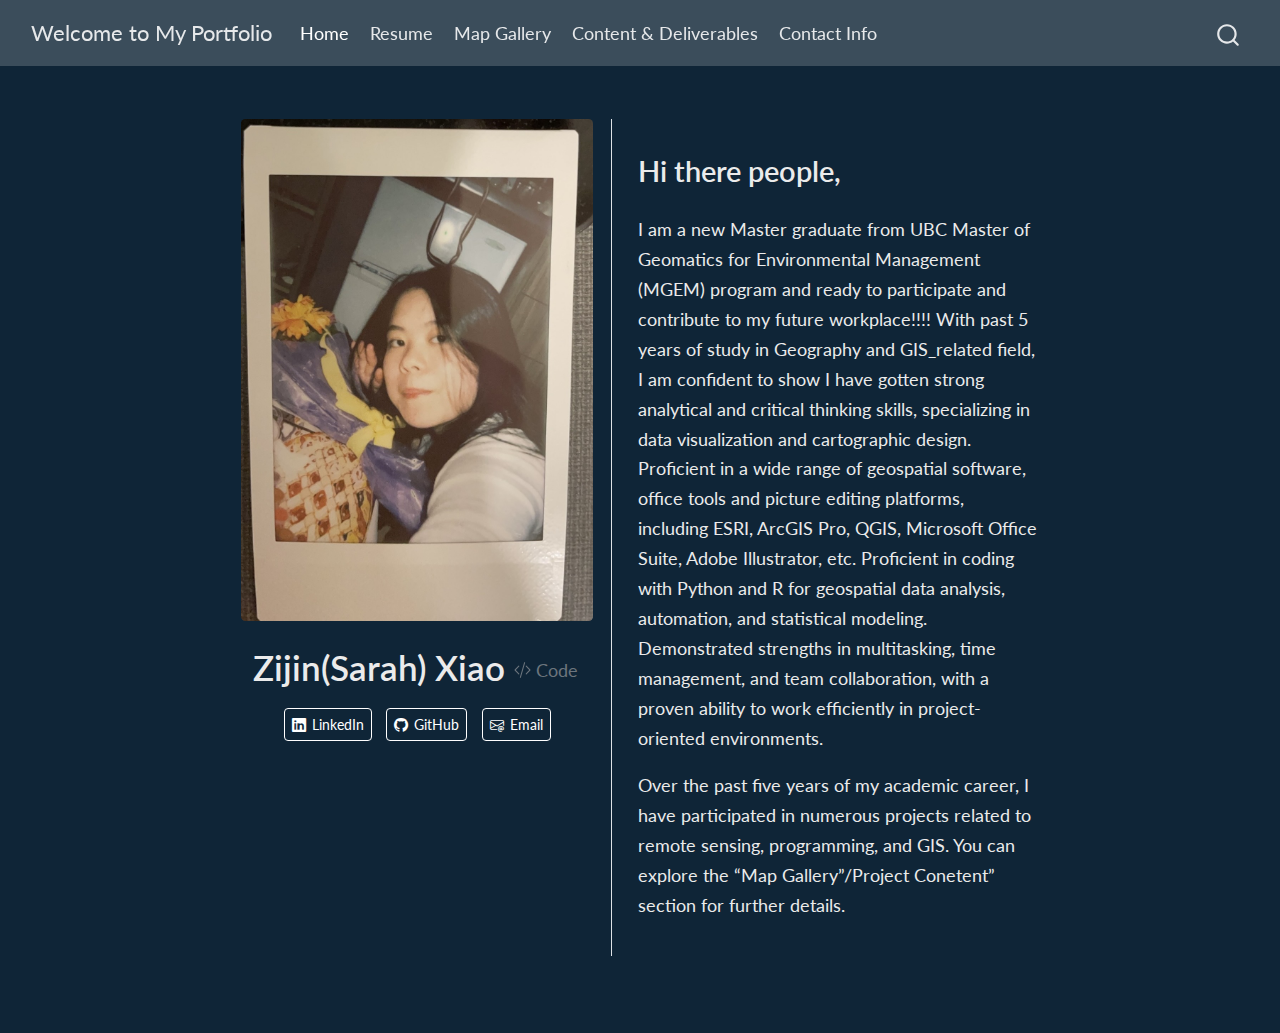
<file: index.html>
<!DOCTYPE html>
<html xmlns="http://www.w3.org/1999/xhtml" lang="en" xml:lang="en"><head>

<meta charset="utf-8">
<meta name="generator" content="quarto-1.8.27">

<meta name="viewport" content="width=device-width, initial-scale=1.0, user-scalable=yes">


<title>Zijin(Sarah) Xiao – Welcome to My Portfolio</title>
<style>
code{white-space: pre-wrap;}
span.smallcaps{font-variant: small-caps;}
div.columns{display: flex; gap: min(4vw, 1.5em);}
div.column{flex: auto; overflow-x: auto;}
div.hanging-indent{margin-left: 1.5em; text-indent: -1.5em;}
ul.task-list{list-style: none;}
ul.task-list li input[type="checkbox"] {
  width: 0.8em;
  margin: 0 0.8em 0.2em -1em; /* quarto-specific, see https://github.com/quarto-dev/quarto-cli/issues/4556 */ 
  vertical-align: middle;
}
/* CSS for syntax highlighting */
html { -webkit-text-size-adjust: 100%; }
pre > code.sourceCode { white-space: pre; position: relative; }
pre > code.sourceCode > span { display: inline-block; line-height: 1.25; }
pre > code.sourceCode > span:empty { height: 1.2em; }
.sourceCode { overflow: visible; }
code.sourceCode > span { color: inherit; text-decoration: inherit; }
div.sourceCode { margin: 1em 0; }
pre.sourceCode { margin: 0; }
@media screen {
div.sourceCode { overflow: auto; }
}
@media print {
pre > code.sourceCode { white-space: pre-wrap; }
pre > code.sourceCode > span { text-indent: -5em; padding-left: 5em; }
}
pre.numberSource code
  { counter-reset: source-line 0; }
pre.numberSource code > span
  { position: relative; left: -4em; counter-increment: source-line; }
pre.numberSource code > span > a:first-child::before
  { content: counter(source-line);
    position: relative; left: -1em; text-align: right; vertical-align: baseline;
    border: none; display: inline-block;
    -webkit-touch-callout: none; -webkit-user-select: none;
    -khtml-user-select: none; -moz-user-select: none;
    -ms-user-select: none; user-select: none;
    padding: 0 4px; width: 4em;
  }
pre.numberSource { margin-left: 3em;  padding-left: 4px; }
div.sourceCode
  {   }
@media screen {
pre > code.sourceCode > span > a:first-child::before { text-decoration: underline; }
}
</style>


<script src="site_libs/quarto-nav/quarto-nav.js"></script>
<script src="site_libs/quarto-nav/headroom.min.js"></script>
<script src="site_libs/clipboard/clipboard.min.js"></script>
<script src="site_libs/quarto-search/autocomplete.umd.js"></script>
<script src="site_libs/quarto-search/fuse.min.js"></script>
<script src="site_libs/quarto-search/quarto-search.js"></script>
<meta name="quarto:offset" content="./">
<script src="site_libs/quarto-html/quarto.js" type="module"></script>
<script src="site_libs/quarto-html/tabsets/tabsets.js" type="module"></script>
<script src="site_libs/quarto-html/axe/axe-check.js" type="module"></script>
<script src="site_libs/quarto-html/popper.min.js"></script>
<script src="site_libs/quarto-html/tippy.umd.min.js"></script>
<link href="site_libs/quarto-html/tippy.css" rel="stylesheet">
<link href="site_libs/quarto-html/quarto-syntax-highlighting-dark-f1aadacce99040138bbb613f9330654f.css" rel="stylesheet" id="quarto-text-highlighting-styles">
<script src="site_libs/bootstrap/bootstrap.min.js"></script>
<link href="site_libs/bootstrap/bootstrap-icons.css" rel="stylesheet">
<link href="site_libs/bootstrap/bootstrap-85dbdca1a1bb438fabdb0314fa8797b4.min.css" rel="stylesheet" append-hash="true" id="quarto-bootstrap" data-mode="dark">
<script id="quarto-search-options" type="application/json">{
  "location": "navbar",
  "copy-button": false,
  "collapse-after": 3,
  "panel-placement": "end",
  "type": "overlay",
  "limit": 50,
  "keyboard-shortcut": [
    "f",
    "/",
    "s"
  ],
  "show-item-context": false,
  "language": {
    "search-no-results-text": "No results",
    "search-matching-documents-text": "matching documents",
    "search-copy-link-title": "Copy link to search",
    "search-hide-matches-text": "Hide additional matches",
    "search-more-match-text": "more match in this document",
    "search-more-matches-text": "more matches in this document",
    "search-clear-button-title": "Clear",
    "search-text-placeholder": "",
    "search-detached-cancel-button-title": "Cancel",
    "search-submit-button-title": "Submit",
    "search-label": "Search"
  }
}</script>
<style>html{ scroll-behavior: smooth; }</style>


<link rel="stylesheet" href="styles.css">
</head>

<body class="nav-fixed fullcontent quarto-light">

<div id="quarto-search-results"></div>
  <header id="quarto-header" class="headroom fixed-top">
    <nav class="navbar navbar-expand-lg " data-bs-theme="dark">
      <div class="navbar-container container-fluid">
      <div class="navbar-brand-container mx-auto">
    <a class="navbar-brand" href="./index.html">
    <span class="navbar-title">Welcome to My Portfolio</span>
    </a>
  </div>
            <div id="quarto-search" class="" title="Search"></div>
          <button class="navbar-toggler" type="button" data-bs-toggle="collapse" data-bs-target="#navbarCollapse" aria-controls="navbarCollapse" role="menu" aria-expanded="false" aria-label="Toggle navigation" onclick="if (window.quartoToggleHeadroom) { window.quartoToggleHeadroom(); }">
  <span class="navbar-toggler-icon"></span>
</button>
          <div class="collapse navbar-collapse" id="navbarCollapse">
            <ul class="navbar-nav navbar-nav-scroll me-auto">
  <li class="nav-item">
    <a class="nav-link active" href="./index.html" aria-current="page"> 
<span class="menu-text">Home</span></a>
  </li>  
  <li class="nav-item">
    <a class="nav-link" href="./resume.html"> 
<span class="menu-text">Resume</span></a>
  </li>  
  <li class="nav-item">
    <a class="nav-link" href="./map_gallery.html"> 
<span class="menu-text">Map Gallery</span></a>
  </li>  
  <li class="nav-item">
    <a class="nav-link" href="./content.html"> 
<span class="menu-text">Content &amp; Deliverables</span></a>
  </li>  
  <li class="nav-item">
    <a class="nav-link" href="./contact.html"> 
<span class="menu-text">Contact Info</span></a>
  </li>  
</ul>
          </div> <!-- /navcollapse -->
            <div class="quarto-navbar-tools">
</div>
      </div> <!-- /container-fluid -->
    </nav>
</header>
<!-- content -->
<div id="quarto-content" class="quarto-container page-columns page-rows-contents page-layout-article page-navbar">
<!-- sidebar -->
<!-- margin-sidebar -->
    
<!-- main -->
<div class="quarto-about-trestles">
  <div class="about-entity">
    <img src="images/me.jpg" class="about-image
  rounded " style="width: 20em;">
<header id="title-block-header" class="quarto-title-block default">
<div class="quarto-title">
<div class="quarto-title-block"><div><h1 class="title">Zijin(Sarah) Xiao</h1><button type="button" class="btn code-tools-button" id="quarto-code-tools-source"><i class="bi"></i> Code</button></div></div>
</div>
<div class="quarto-title-meta">
  </div>
</header>
    <div class="about-links">
  <a href="/www.linkedin.com/in/zijin-xiao-4a40b72ba" class="about-link" rel="" target="">
    <i class="bi bi-linkedin"></i>
     <span class="about-link-text">LinkedIn</span>
  </a>
  <a href="https://github.com/Zijin1026" class="about-link" rel="" target="">
    <i class="bi bi-github"></i>
     <span class="about-link-text">GitHub</span>
  </a>
  <a href="/xiaozijin2024@gmail.com" class="about-link" rel="" target="">
    <i class="bi bi-envelope-at"></i>
     <span class="about-link-text">Email</span>
  </a>
</div>
  </div>
  <div class="about-contents"><main class="content" id="quarto-document-content">
<h2>
Hi there people,
</h2>
<p>I am a new Master graduate from UBC Master of Geomatics for Environmental Management (MGEM) program and ready to participate and contribute to my future workplace!!!! With past 5 years of study in Geography and GIS_related field, I am confident to show I have gotten strong analytical and critical thinking skills, specializing in data visualization and cartographic design. Proficient in a wide range of geospatial software, office tools and picture editing platforms, including ESRI, ArcGIS Pro, QGIS, Microsoft Office Suite, Adobe Illustrator, etc. Proficient in coding with Python and R for geospatial data analysis, automation, and statistical modeling. Demonstrated strengths in multitasking, time management, and team collaboration, with a proven ability to work efficiently in project-oriented environments.</p>
<p>Over the past five years of my academic career, I have participated in numerous projects related to remote sensing, programming, and GIS. You can explore the “Map Gallery”/Project Conetent” section for further details.</p>


<!-- -->
</main></div>
</div>
 <!-- /main -->
<script id="quarto-html-after-body" type="application/javascript">
  window.document.addEventListener("DOMContentLoaded", function (event) {
    const isCodeAnnotation = (el) => {
      for (const clz of el.classList) {
        if (clz.startsWith('code-annotation-')) {                     
          return true;
        }
      }
      return false;
    }
    const onCopySuccess = function(e) {
      // button target
      const button = e.trigger;
      // don't keep focus
      button.blur();
      // flash "checked"
      button.classList.add('code-copy-button-checked');
      var currentTitle = button.getAttribute("title");
      button.setAttribute("title", "Copied!");
      let tooltip;
      if (window.bootstrap) {
        button.setAttribute("data-bs-toggle", "tooltip");
        button.setAttribute("data-bs-placement", "left");
        button.setAttribute("data-bs-title", "Copied!");
        tooltip = new bootstrap.Tooltip(button, 
          { trigger: "manual", 
            customClass: "code-copy-button-tooltip",
            offset: [0, -8]});
        tooltip.show();    
      }
      setTimeout(function() {
        if (tooltip) {
          tooltip.hide();
          button.removeAttribute("data-bs-title");
          button.removeAttribute("data-bs-toggle");
          button.removeAttribute("data-bs-placement");
        }
        button.setAttribute("title", currentTitle);
        button.classList.remove('code-copy-button-checked');
      }, 1000);
      // clear code selection
      e.clearSelection();
    }
    const getTextToCopy = function(trigger) {
      const outerScaffold = trigger.parentElement.cloneNode(true);
      const codeEl = outerScaffold.querySelector('code');
      for (const childEl of codeEl.children) {
        if (isCodeAnnotation(childEl)) {
          childEl.remove();
        }
      }
      return codeEl.innerText;
    }
    const clipboard = new window.ClipboardJS('.code-copy-button:not([data-in-quarto-modal])', {
      text: getTextToCopy
    });
    clipboard.on('success', onCopySuccess);
    if (window.document.getElementById('quarto-embedded-source-code-modal')) {
      const clipboardModal = new window.ClipboardJS('.code-copy-button[data-in-quarto-modal]', {
        text: getTextToCopy,
        container: window.document.getElementById('quarto-embedded-source-code-modal')
      });
      clipboardModal.on('success', onCopySuccess);
    }
    const viewSource = window.document.getElementById('quarto-view-source') ||
                       window.document.getElementById('quarto-code-tools-source');
    if (viewSource) {
      const sourceUrl = viewSource.getAttribute("data-quarto-source-url");
      viewSource.addEventListener("click", function(e) {
        if (sourceUrl) {
          // rstudio viewer pane
          if (/\bcapabilities=\b/.test(window.location)) {
            window.open(sourceUrl);
          } else {
            window.location.href = sourceUrl;
          }
        } else {
          const modal = new bootstrap.Modal(document.getElementById('quarto-embedded-source-code-modal'));
          modal.show();
        }
        return false;
      });
    }
    function toggleCodeHandler(show) {
      return function(e) {
        const detailsSrc = window.document.querySelectorAll(".cell > details > .sourceCode");
        for (let i=0; i<detailsSrc.length; i++) {
          const details = detailsSrc[i].parentElement;
          if (show) {
            details.open = true;
          } else {
            details.removeAttribute("open");
          }
        }
        const cellCodeDivs = window.document.querySelectorAll(".cell > .sourceCode");
        const fromCls = show ? "hidden" : "unhidden";
        const toCls = show ? "unhidden" : "hidden";
        for (let i=0; i<cellCodeDivs.length; i++) {
          const codeDiv = cellCodeDivs[i];
          if (codeDiv.classList.contains(fromCls)) {
            codeDiv.classList.remove(fromCls);
            codeDiv.classList.add(toCls);
          } 
        }
        return false;
      }
    }
    const hideAllCode = window.document.getElementById("quarto-hide-all-code");
    if (hideAllCode) {
      hideAllCode.addEventListener("click", toggleCodeHandler(false));
    }
    const showAllCode = window.document.getElementById("quarto-show-all-code");
    if (showAllCode) {
      showAllCode.addEventListener("click", toggleCodeHandler(true));
    }
      var localhostRegex = new RegExp(/^(?:http|https):\/\/localhost\:?[0-9]*\//);
      var mailtoRegex = new RegExp(/^mailto:/);
        var filterRegex = new RegExp('/' + window.location.host + '/');
      var isInternal = (href) => {
          return filterRegex.test(href) || localhostRegex.test(href) || mailtoRegex.test(href);
      }
      // Inspect non-navigation links and adorn them if external
     var links = window.document.querySelectorAll('a[href]:not(.nav-link):not(.navbar-brand):not(.toc-action):not(.sidebar-link):not(.sidebar-item-toggle):not(.pagination-link):not(.no-external):not([aria-hidden]):not(.dropdown-item):not(.quarto-navigation-tool):not(.about-link)');
      for (var i=0; i<links.length; i++) {
        const link = links[i];
        if (!isInternal(link.href)) {
          // undo the damage that might have been done by quarto-nav.js in the case of
          // links that we want to consider external
          if (link.dataset.originalHref !== undefined) {
            link.href = link.dataset.originalHref;
          }
        }
      }
    function tippyHover(el, contentFn, onTriggerFn, onUntriggerFn) {
      const config = {
        allowHTML: true,
        maxWidth: 500,
        delay: 100,
        arrow: false,
        appendTo: function(el) {
            return el.parentElement;
        },
        interactive: true,
        interactiveBorder: 10,
        theme: 'quarto',
        placement: 'bottom-start',
      };
      if (contentFn) {
        config.content = contentFn;
      }
      if (onTriggerFn) {
        config.onTrigger = onTriggerFn;
      }
      if (onUntriggerFn) {
        config.onUntrigger = onUntriggerFn;
      }
      window.tippy(el, config); 
    }
    const noterefs = window.document.querySelectorAll('a[role="doc-noteref"]');
    for (var i=0; i<noterefs.length; i++) {
      const ref = noterefs[i];
      tippyHover(ref, function() {
        // use id or data attribute instead here
        let href = ref.getAttribute('data-footnote-href') || ref.getAttribute('href');
        try { href = new URL(href).hash; } catch {}
        const id = href.replace(/^#\/?/, "");
        const note = window.document.getElementById(id);
        if (note) {
          return note.innerHTML;
        } else {
          return "";
        }
      });
    }
    const xrefs = window.document.querySelectorAll('a.quarto-xref');
    const processXRef = (id, note) => {
      // Strip column container classes
      const stripColumnClz = (el) => {
        el.classList.remove("page-full", "page-columns");
        if (el.children) {
          for (const child of el.children) {
            stripColumnClz(child);
          }
        }
      }
      stripColumnClz(note)
      if (id === null || id.startsWith('sec-')) {
        // Special case sections, only their first couple elements
        const container = document.createElement("div");
        if (note.children && note.children.length > 2) {
          container.appendChild(note.children[0].cloneNode(true));
          for (let i = 1; i < note.children.length; i++) {
            const child = note.children[i];
            if (child.tagName === "P" && child.innerText === "") {
              continue;
            } else {
              container.appendChild(child.cloneNode(true));
              break;
            }
          }
          if (window.Quarto?.typesetMath) {
            window.Quarto.typesetMath(container);
          }
          return container.innerHTML
        } else {
          if (window.Quarto?.typesetMath) {
            window.Quarto.typesetMath(note);
          }
          return note.innerHTML;
        }
      } else {
        // Remove any anchor links if they are present
        const anchorLink = note.querySelector('a.anchorjs-link');
        if (anchorLink) {
          anchorLink.remove();
        }
        if (window.Quarto?.typesetMath) {
          window.Quarto.typesetMath(note);
        }
        if (note.classList.contains("callout")) {
          return note.outerHTML;
        } else {
          return note.innerHTML;
        }
      }
    }
    for (var i=0; i<xrefs.length; i++) {
      const xref = xrefs[i];
      tippyHover(xref, undefined, function(instance) {
        instance.disable();
        let url = xref.getAttribute('href');
        let hash = undefined; 
        if (url.startsWith('#')) {
          hash = url;
        } else {
          try { hash = new URL(url).hash; } catch {}
        }
        if (hash) {
          const id = hash.replace(/^#\/?/, "");
          const note = window.document.getElementById(id);
          if (note !== null) {
            try {
              const html = processXRef(id, note.cloneNode(true));
              instance.setContent(html);
            } finally {
              instance.enable();
              instance.show();
            }
          } else {
            // See if we can fetch this
            fetch(url.split('#')[0])
            .then(res => res.text())
            .then(html => {
              const parser = new DOMParser();
              const htmlDoc = parser.parseFromString(html, "text/html");
              const note = htmlDoc.getElementById(id);
              if (note !== null) {
                const html = processXRef(id, note);
                instance.setContent(html);
              } 
            }).finally(() => {
              instance.enable();
              instance.show();
            });
          }
        } else {
          // See if we can fetch a full url (with no hash to target)
          // This is a special case and we should probably do some content thinning / targeting
          fetch(url)
          .then(res => res.text())
          .then(html => {
            const parser = new DOMParser();
            const htmlDoc = parser.parseFromString(html, "text/html");
            const note = htmlDoc.querySelector('main.content');
            if (note !== null) {
              // This should only happen for chapter cross references
              // (since there is no id in the URL)
              // remove the first header
              if (note.children.length > 0 && note.children[0].tagName === "HEADER") {
                note.children[0].remove();
              }
              const html = processXRef(null, note);
              instance.setContent(html);
            } 
          }).finally(() => {
            instance.enable();
            instance.show();
          });
        }
      }, function(instance) {
      });
    }
        let selectedAnnoteEl;
        const selectorForAnnotation = ( cell, annotation) => {
          let cellAttr = 'data-code-cell="' + cell + '"';
          let lineAttr = 'data-code-annotation="' +  annotation + '"';
          const selector = 'span[' + cellAttr + '][' + lineAttr + ']';
          return selector;
        }
        const selectCodeLines = (annoteEl) => {
          const doc = window.document;
          const targetCell = annoteEl.getAttribute("data-target-cell");
          const targetAnnotation = annoteEl.getAttribute("data-target-annotation");
          const annoteSpan = window.document.querySelector(selectorForAnnotation(targetCell, targetAnnotation));
          const lines = annoteSpan.getAttribute("data-code-lines").split(",");
          const lineIds = lines.map((line) => {
            return targetCell + "-" + line;
          })
          let top = null;
          let height = null;
          let parent = null;
          if (lineIds.length > 0) {
              //compute the position of the single el (top and bottom and make a div)
              const el = window.document.getElementById(lineIds[0]);
              top = el.offsetTop;
              height = el.offsetHeight;
              parent = el.parentElement.parentElement;
            if (lineIds.length > 1) {
              const lastEl = window.document.getElementById(lineIds[lineIds.length - 1]);
              const bottom = lastEl.offsetTop + lastEl.offsetHeight;
              height = bottom - top;
            }
            if (top !== null && height !== null && parent !== null) {
              // cook up a div (if necessary) and position it 
              let div = window.document.getElementById("code-annotation-line-highlight");
              if (div === null) {
                div = window.document.createElement("div");
                div.setAttribute("id", "code-annotation-line-highlight");
                div.style.position = 'absolute';
                parent.appendChild(div);
              }
              div.style.top = top - 2 + "px";
              div.style.height = height + 4 + "px";
              div.style.left = 0;
              let gutterDiv = window.document.getElementById("code-annotation-line-highlight-gutter");
              if (gutterDiv === null) {
                gutterDiv = window.document.createElement("div");
                gutterDiv.setAttribute("id", "code-annotation-line-highlight-gutter");
                gutterDiv.style.position = 'absolute';
                const codeCell = window.document.getElementById(targetCell);
                const gutter = codeCell.querySelector('.code-annotation-gutter');
                gutter.appendChild(gutterDiv);
              }
              gutterDiv.style.top = top - 2 + "px";
              gutterDiv.style.height = height + 4 + "px";
            }
            selectedAnnoteEl = annoteEl;
          }
        };
        const unselectCodeLines = () => {
          const elementsIds = ["code-annotation-line-highlight", "code-annotation-line-highlight-gutter"];
          elementsIds.forEach((elId) => {
            const div = window.document.getElementById(elId);
            if (div) {
              div.remove();
            }
          });
          selectedAnnoteEl = undefined;
        };
          // Handle positioning of the toggle
      window.addEventListener(
        "resize",
        throttle(() => {
          elRect = undefined;
          if (selectedAnnoteEl) {
            selectCodeLines(selectedAnnoteEl);
          }
        }, 10)
      );
      function throttle(fn, ms) {
      let throttle = false;
      let timer;
        return (...args) => {
          if(!throttle) { // first call gets through
              fn.apply(this, args);
              throttle = true;
          } else { // all the others get throttled
              if(timer) clearTimeout(timer); // cancel #2
              timer = setTimeout(() => {
                fn.apply(this, args);
                timer = throttle = false;
              }, ms);
          }
        };
      }
        // Attach click handler to the DT
        const annoteDls = window.document.querySelectorAll('dt[data-target-cell]');
        for (const annoteDlNode of annoteDls) {
          annoteDlNode.addEventListener('click', (event) => {
            const clickedEl = event.target;
            if (clickedEl !== selectedAnnoteEl) {
              unselectCodeLines();
              const activeEl = window.document.querySelector('dt[data-target-cell].code-annotation-active');
              if (activeEl) {
                activeEl.classList.remove('code-annotation-active');
              }
              selectCodeLines(clickedEl);
              clickedEl.classList.add('code-annotation-active');
            } else {
              // Unselect the line
              unselectCodeLines();
              clickedEl.classList.remove('code-annotation-active');
            }
          });
        }
    const findCites = (el) => {
      const parentEl = el.parentElement;
      if (parentEl) {
        const cites = parentEl.dataset.cites;
        if (cites) {
          return {
            el,
            cites: cites.split(' ')
          };
        } else {
          return findCites(el.parentElement)
        }
      } else {
        return undefined;
      }
    };
    var bibliorefs = window.document.querySelectorAll('a[role="doc-biblioref"]');
    for (var i=0; i<bibliorefs.length; i++) {
      const ref = bibliorefs[i];
      const citeInfo = findCites(ref);
      if (citeInfo) {
        tippyHover(citeInfo.el, function() {
          var popup = window.document.createElement('div');
          citeInfo.cites.forEach(function(cite) {
            var citeDiv = window.document.createElement('div');
            citeDiv.classList.add('hanging-indent');
            citeDiv.classList.add('csl-entry');
            var biblioDiv = window.document.getElementById('ref-' + cite);
            if (biblioDiv) {
              citeDiv.innerHTML = biblioDiv.innerHTML;
            }
            popup.appendChild(citeDiv);
          });
          return popup.innerHTML;
        });
      }
    }
  });
  </script><div class="modal fade" id="quarto-embedded-source-code-modal" tabindex="-1" aria-labelledby="quarto-embedded-source-code-modal-label" aria-hidden="true"><div class="modal-dialog modal-dialog-scrollable"><div class="modal-content"><div class="modal-header"><h5 class="modal-title" id="quarto-embedded-source-code-modal-label">Source Code</h5><button class="btn-close" data-bs-dismiss="modal"></button></div><div class="modal-body"><div class="">
<div class="code-copy-outer-scaffold"><div class="sourceCode" id="cb1" data-shortcodes="false"><pre class="sourceCode markdown code-with-copy"><code class="sourceCode markdown"><span id="cb1-1"><a href="#cb1-1" aria-hidden="true" tabindex="-1"></a><span class="co">---</span></span>
<span id="cb1-2"><a href="#cb1-2" aria-hidden="true" tabindex="-1"></a><span class="an">title:</span><span class="co"> "Zijin(Sarah) Xiao"</span></span>
<span id="cb1-3"><a href="#cb1-3" aria-hidden="true" tabindex="-1"></a><span class="an">image:</span><span class="co"> images/me.jpg</span></span>
<span id="cb1-4"><a href="#cb1-4" aria-hidden="true" tabindex="-1"></a><span class="an">about:</span></span>
<span id="cb1-5"><a href="#cb1-5" aria-hidden="true" tabindex="-1"></a><span class="co">  template: trestles</span></span>
<span id="cb1-6"><a href="#cb1-6" aria-hidden="true" tabindex="-1"></a><span class="co">  image-width: 20em</span></span>
<span id="cb1-7"><a href="#cb1-7" aria-hidden="true" tabindex="-1"></a><span class="co">  links: </span></span>
<span id="cb1-8"><a href="#cb1-8" aria-hidden="true" tabindex="-1"></a><span class="co">    - icon: linkedin</span></span>
<span id="cb1-9"><a href="#cb1-9" aria-hidden="true" tabindex="-1"></a><span class="co">      text: LinkedIn</span></span>
<span id="cb1-10"><a href="#cb1-10" aria-hidden="true" tabindex="-1"></a><span class="co">      href: www.linkedin.com/in/zijin-xiao-4a40b72ba</span></span>
<span id="cb1-11"><a href="#cb1-11" aria-hidden="true" tabindex="-1"></a><span class="co">    - icon: github</span></span>
<span id="cb1-12"><a href="#cb1-12" aria-hidden="true" tabindex="-1"></a><span class="co">      text: GitHub</span></span>
<span id="cb1-13"><a href="#cb1-13" aria-hidden="true" tabindex="-1"></a><span class="co">      href: https://github.com/Zijin1026</span></span>
<span id="cb1-14"><a href="#cb1-14" aria-hidden="true" tabindex="-1"></a><span class="co">    - icon: envelope-at</span></span>
<span id="cb1-15"><a href="#cb1-15" aria-hidden="true" tabindex="-1"></a><span class="co">      text: Email</span></span>
<span id="cb1-16"><a href="#cb1-16" aria-hidden="true" tabindex="-1"></a><span class="co">      href: xiaozijin2024@gmail.com</span></span>
<span id="cb1-17"><a href="#cb1-17" aria-hidden="true" tabindex="-1"></a><span class="an">format:</span></span>
<span id="cb1-18"><a href="#cb1-18" aria-hidden="true" tabindex="-1"></a><span class="co">  html:</span></span>
<span id="cb1-19"><a href="#cb1-19" aria-hidden="true" tabindex="-1"></a><span class="co">    theme: superhero</span></span>
<span id="cb1-20"><a href="#cb1-20" aria-hidden="true" tabindex="-1"></a><span class="co">    css: styles.css</span></span>
<span id="cb1-21"><a href="#cb1-21" aria-hidden="true" tabindex="-1"></a><span class="co">---</span></span>
<span id="cb1-22"><a href="#cb1-22" aria-hidden="true" tabindex="-1"></a></span>
<span id="cb1-23"><a href="#cb1-23" aria-hidden="true" tabindex="-1"></a></span>
<span id="cb1-24"><a href="#cb1-24" aria-hidden="true" tabindex="-1"></a><span class="dt">&lt;</span><span class="kw">h2</span><span class="dt">&gt;</span>Hi there people,<span class="dt">&lt;/</span><span class="kw">h2</span><span class="dt">&gt;</span></span>
<span id="cb1-25"><a href="#cb1-25" aria-hidden="true" tabindex="-1"></a></span>
<span id="cb1-26"><a href="#cb1-26" aria-hidden="true" tabindex="-1"></a>I am a new Master graduate from UBC Master of Geomatics for Environmental Management (MGEM) program and ready to participate and contribute to my future workplace!!!!</span>
<span id="cb1-27"><a href="#cb1-27" aria-hidden="true" tabindex="-1"></a>With past 5 years of study in Geography and GIS_related field, I am confident to show I have gotten strong analytical and critical thinking skills, specializing in data visualization and cartographic design. Proficient in a wide range of geospatial software, office tools and picture editing platforms, including ESRI, ArcGIS Pro, QGIS, Microsoft Office Suite, Adobe Illustrator, etc. Proficient in coding with Python and R for geospatial data analysis, automation, and statistical modeling. Demonstrated strengths in multitasking, time management, and team collaboration, with a proven ability to work efficiently in project-oriented environments.</span>
<span id="cb1-28"><a href="#cb1-28" aria-hidden="true" tabindex="-1"></a></span>
<span id="cb1-29"><a href="#cb1-29" aria-hidden="true" tabindex="-1"></a></span>
<span id="cb1-30"><a href="#cb1-30" aria-hidden="true" tabindex="-1"></a>Over the past five years of my academic career, I have participated in numerous projects related to remote sensing, programming, and GIS. You can explore the "Map Gallery"/Project Conetent" section for further details.</span>
<span id="cb1-31"><a href="#cb1-31" aria-hidden="true" tabindex="-1"></a></span>
<span id="cb1-32"><a href="#cb1-32" aria-hidden="true" tabindex="-1"></a></span>
<span id="cb1-33"><a href="#cb1-33" aria-hidden="true" tabindex="-1"></a></span>
<span id="cb1-34"><a href="#cb1-34" aria-hidden="true" tabindex="-1"></a></span>
<span id="cb1-35"><a href="#cb1-35" aria-hidden="true" tabindex="-1"></a></span>
<span id="cb1-36"><a href="#cb1-36" aria-hidden="true" tabindex="-1"></a></span></code></pre></div><button title="Copy to Clipboard" class="code-copy-button" data-in-quarto-modal=""><i class="bi"></i></button></div>
</div></div></div></div></div>
</div> <!-- /content -->




<script src="site_libs/quarto-html/zenscroll-min.js"></script>
</body></html>
</file>
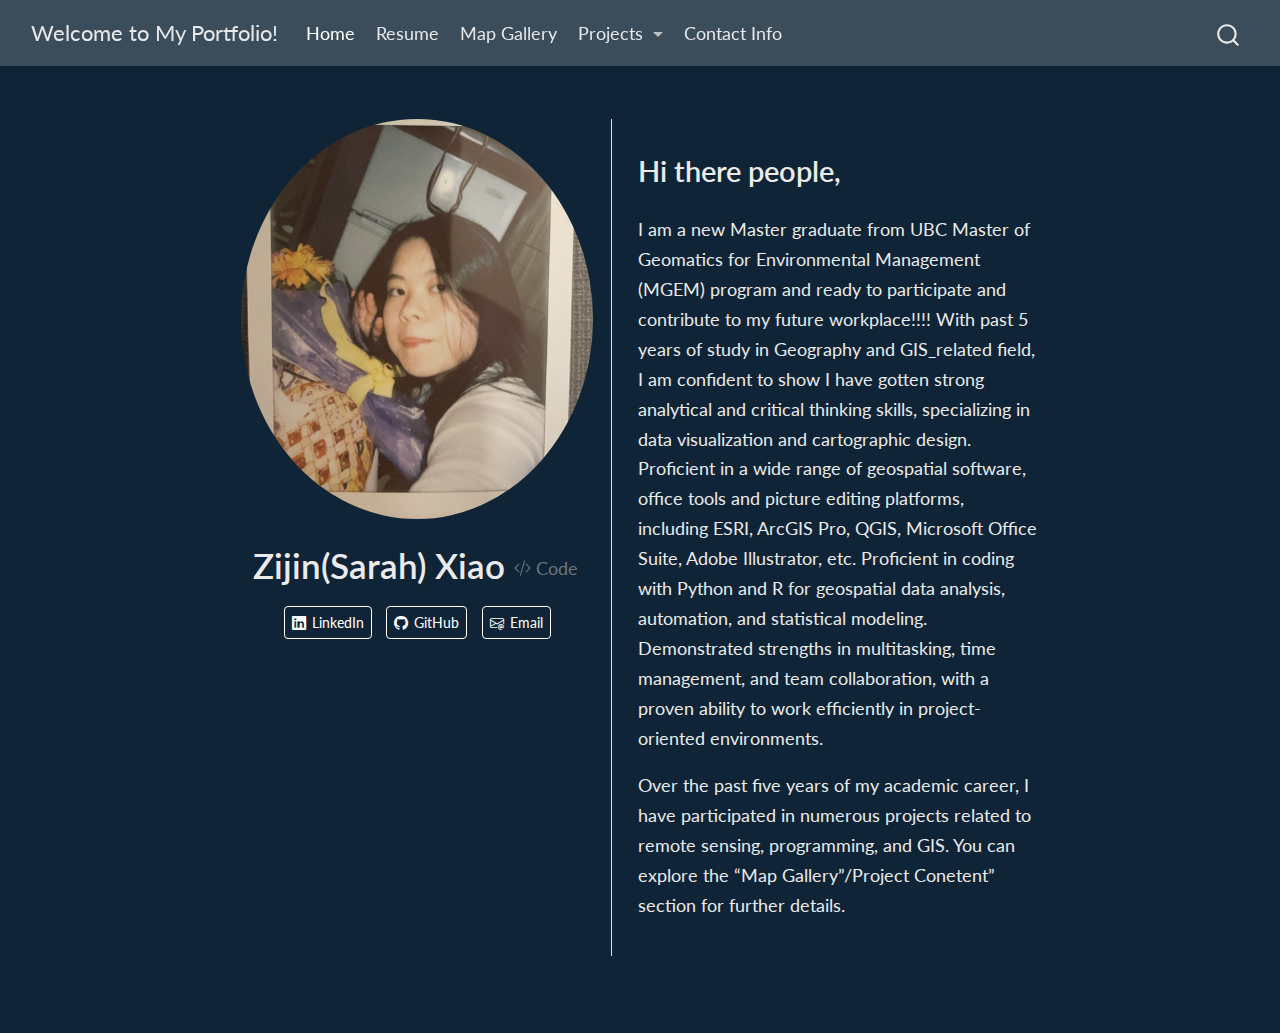
<file: _site/index.html>
<!DOCTYPE html>
<html xmlns="http://www.w3.org/1999/xhtml" lang="en" xml:lang="en"><head>

<meta charset="utf-8">
<meta name="generator" content="quarto-1.8.27">

<meta name="viewport" content="width=device-width, initial-scale=1.0, user-scalable=yes">


<title>Zijin(Sarah) Xiao – Welcome to My Portfolio!</title>
<style>
code{white-space: pre-wrap;}
span.smallcaps{font-variant: small-caps;}
div.columns{display: flex; gap: min(4vw, 1.5em);}
div.column{flex: auto; overflow-x: auto;}
div.hanging-indent{margin-left: 1.5em; text-indent: -1.5em;}
ul.task-list{list-style: none;}
ul.task-list li input[type="checkbox"] {
  width: 0.8em;
  margin: 0 0.8em 0.2em -1em; /* quarto-specific, see https://github.com/quarto-dev/quarto-cli/issues/4556 */ 
  vertical-align: middle;
}
/* CSS for syntax highlighting */
html { -webkit-text-size-adjust: 100%; }
pre > code.sourceCode { white-space: pre; position: relative; }
pre > code.sourceCode > span { display: inline-block; line-height: 1.25; }
pre > code.sourceCode > span:empty { height: 1.2em; }
.sourceCode { overflow: visible; }
code.sourceCode > span { color: inherit; text-decoration: inherit; }
div.sourceCode { margin: 1em 0; }
pre.sourceCode { margin: 0; }
@media screen {
div.sourceCode { overflow: auto; }
}
@media print {
pre > code.sourceCode { white-space: pre-wrap; }
pre > code.sourceCode > span { text-indent: -5em; padding-left: 5em; }
}
pre.numberSource code
  { counter-reset: source-line 0; }
pre.numberSource code > span
  { position: relative; left: -4em; counter-increment: source-line; }
pre.numberSource code > span > a:first-child::before
  { content: counter(source-line);
    position: relative; left: -1em; text-align: right; vertical-align: baseline;
    border: none; display: inline-block;
    -webkit-touch-callout: none; -webkit-user-select: none;
    -khtml-user-select: none; -moz-user-select: none;
    -ms-user-select: none; user-select: none;
    padding: 0 4px; width: 4em;
  }
pre.numberSource { margin-left: 3em;  padding-left: 4px; }
div.sourceCode
  {   }
@media screen {
pre > code.sourceCode > span > a:first-child::before { text-decoration: underline; }
}
</style>


<script src="site_libs/quarto-nav/quarto-nav.js"></script>
<script src="site_libs/quarto-nav/headroom.min.js"></script>
<script src="site_libs/clipboard/clipboard.min.js"></script>
<script src="site_libs/quarto-search/autocomplete.umd.js"></script>
<script src="site_libs/quarto-search/fuse.min.js"></script>
<script src="site_libs/quarto-search/quarto-search.js"></script>
<meta name="quarto:offset" content="./">
<script src="site_libs/quarto-html/quarto.js" type="module"></script>
<script src="site_libs/quarto-html/tabsets/tabsets.js" type="module"></script>
<script src="site_libs/quarto-html/axe/axe-check.js" type="module"></script>
<script src="site_libs/quarto-html/popper.min.js"></script>
<script src="site_libs/quarto-html/tippy.umd.min.js"></script>
<link href="site_libs/quarto-html/tippy.css" rel="stylesheet">
<link href="site_libs/quarto-html/quarto-syntax-highlighting-dark-f1aadacce99040138bbb613f9330654f.css" rel="stylesheet" id="quarto-text-highlighting-styles">
<script src="site_libs/bootstrap/bootstrap.min.js"></script>
<link href="site_libs/bootstrap/bootstrap-icons.css" rel="stylesheet">
<link href="site_libs/bootstrap/bootstrap-85dbdca1a1bb438fabdb0314fa8797b4.min.css" rel="stylesheet" append-hash="true" id="quarto-bootstrap" data-mode="dark">
<script id="quarto-search-options" type="application/json">{
  "location": "navbar",
  "copy-button": false,
  "collapse-after": 3,
  "panel-placement": "end",
  "type": "overlay",
  "limit": 50,
  "keyboard-shortcut": [
    "f",
    "/",
    "s"
  ],
  "show-item-context": false,
  "language": {
    "search-no-results-text": "No results",
    "search-matching-documents-text": "matching documents",
    "search-copy-link-title": "Copy link to search",
    "search-hide-matches-text": "Hide additional matches",
    "search-more-match-text": "more match in this document",
    "search-more-matches-text": "more matches in this document",
    "search-clear-button-title": "Clear",
    "search-text-placeholder": "",
    "search-detached-cancel-button-title": "Cancel",
    "search-submit-button-title": "Submit",
    "search-label": "Search"
  }
}</script>
<style>html{ scroll-behavior: smooth; }</style>


<link rel="stylesheet" href="styles.css">
</head>

<body class="nav-fixed fullcontent quarto-light">

<div id="quarto-search-results"></div>
  <header id="quarto-header" class="headroom fixed-top">
    <nav class="navbar navbar-expand-lg " data-bs-theme="dark">
      <div class="navbar-container container-fluid">
      <div class="navbar-brand-container mx-auto">
    <a class="navbar-brand" href="./index.html">
    <span class="navbar-title">Welcome to My Portfolio!</span>
    </a>
  </div>
            <div id="quarto-search" class="" title="Search"></div>
          <button class="navbar-toggler" type="button" data-bs-toggle="collapse" data-bs-target="#navbarCollapse" aria-controls="navbarCollapse" role="menu" aria-expanded="false" aria-label="Toggle navigation" onclick="if (window.quartoToggleHeadroom) { window.quartoToggleHeadroom(); }">
  <span class="navbar-toggler-icon"></span>
</button>
          <div class="collapse navbar-collapse" id="navbarCollapse">
            <ul class="navbar-nav navbar-nav-scroll me-auto">
  <li class="nav-item">
    <a class="nav-link active" href="./index.html" aria-current="page"> 
<span class="menu-text">Home</span></a>
  </li>  
  <li class="nav-item">
    <a class="nav-link" href="./resume.html"> 
<span class="menu-text">Resume</span></a>
  </li>  
  <li class="nav-item">
    <a class="nav-link" href="./map_gallery.html"> 
<span class="menu-text">Map Gallery</span></a>
  </li>  
  <li class="nav-item dropdown ">
    <a class="nav-link dropdown-toggle" href="#" id="nav-menu-projects" role="link" data-bs-toggle="dropdown" aria-expanded="false">
 <span class="menu-text">Projects</span>
    </a>
    <ul class="dropdown-menu" aria-labelledby="nav-menu-projects">    
        <li>
    <a class="dropdown-item" href="./content_1.html">
 <span class="dropdown-text">Project 1 – Evaluating and Comparing the Performance of VRI Data and LiDAR-derived Stand Metrics across Different Geospatial Features</span></a>
  </li>  
        <li>
    <a class="dropdown-item" href="./content_2.html">
 <span class="dropdown-text">Project 2 – Remote Sensing Used in Smart Urban Settings​</span></a>
  </li>  
        <li>
    <a class="dropdown-item" href="./content_3.html">
 <span class="dropdown-text">Project 3 – Mapping Tree Species Across the Petawawa Research Forest Using LiDAR for Forest Inventories</span></a>
  </li>  
    </ul>
  </li>
  <li class="nav-item">
    <a class="nav-link" href="./contact.html"> 
<span class="menu-text">Contact Info</span></a>
  </li>  
</ul>
          </div> <!-- /navcollapse -->
            <div class="quarto-navbar-tools">
</div>
      </div> <!-- /container-fluid -->
    </nav>
</header>
<!-- content -->
<div id="quarto-content" class="quarto-container page-columns page-rows-contents page-layout-article page-navbar">
<!-- sidebar -->
<!-- margin-sidebar -->
    
<!-- main -->
<div class="quarto-about-trestles">
  <div class="about-entity">
    <img src="images/me.jpg" class="about-image
  rounded " style="width: 20em;">
<header id="title-block-header" class="quarto-title-block default">
<div class="quarto-title">
<div class="quarto-title-block"><div><h1 class="title">Zijin(Sarah) Xiao</h1><button type="button" class="btn code-tools-button" id="quarto-code-tools-source"><i class="bi"></i> Code</button></div></div>
</div>
<div class="quarto-title-meta">
  </div>
</header>
    <div class="about-links">
  <a href="/www.linkedin.com/in/zijin-xiao-4a40b72ba" class="about-link" rel="" target="">
    <i class="bi bi-linkedin"></i>
     <span class="about-link-text">LinkedIn</span>
  </a>
  <a href="https://github.com/Zijin1026" class="about-link" rel="" target="">
    <i class="bi bi-github"></i>
     <span class="about-link-text">GitHub</span>
  </a>
  <a href="/xiaozijin2024@gmail.com" class="about-link" rel="" target="">
    <i class="bi bi-envelope-at"></i>
     <span class="about-link-text">Email</span>
  </a>
</div>
  </div>
  <div class="about-contents"><main class="content" id="quarto-document-content">
<h2>
Hi there people,
</h2>
<p>I am a new Master graduate from UBC Master of Geomatics for Environmental Management (MGEM) program and ready to participate and contribute to my future workplace!!!! With past 5 years of study in Geography and GIS_related field, I am confident to show I have gotten strong analytical and critical thinking skills, specializing in data visualization and cartographic design. Proficient in a wide range of geospatial software, office tools and picture editing platforms, including ESRI, ArcGIS Pro, QGIS, Microsoft Office Suite, Adobe Illustrator, etc. Proficient in coding with Python and R for geospatial data analysis, automation, and statistical modeling. Demonstrated strengths in multitasking, time management, and team collaboration, with a proven ability to work efficiently in project-oriented environments.</p>
<p>Over the past five years of my academic career, I have participated in numerous projects related to remote sensing, programming, and GIS. You can explore the “Map Gallery”/Project Conetent” section for further details.</p>


<!-- -->
</main></div>
</div>
 <!-- /main -->
<script id="quarto-html-after-body" type="application/javascript">
  window.document.addEventListener("DOMContentLoaded", function (event) {
    const isCodeAnnotation = (el) => {
      for (const clz of el.classList) {
        if (clz.startsWith('code-annotation-')) {                     
          return true;
        }
      }
      return false;
    }
    const onCopySuccess = function(e) {
      // button target
      const button = e.trigger;
      // don't keep focus
      button.blur();
      // flash "checked"
      button.classList.add('code-copy-button-checked');
      var currentTitle = button.getAttribute("title");
      button.setAttribute("title", "Copied!");
      let tooltip;
      if (window.bootstrap) {
        button.setAttribute("data-bs-toggle", "tooltip");
        button.setAttribute("data-bs-placement", "left");
        button.setAttribute("data-bs-title", "Copied!");
        tooltip = new bootstrap.Tooltip(button, 
          { trigger: "manual", 
            customClass: "code-copy-button-tooltip",
            offset: [0, -8]});
        tooltip.show();    
      }
      setTimeout(function() {
        if (tooltip) {
          tooltip.hide();
          button.removeAttribute("data-bs-title");
          button.removeAttribute("data-bs-toggle");
          button.removeAttribute("data-bs-placement");
        }
        button.setAttribute("title", currentTitle);
        button.classList.remove('code-copy-button-checked');
      }, 1000);
      // clear code selection
      e.clearSelection();
    }
    const getTextToCopy = function(trigger) {
      const outerScaffold = trigger.parentElement.cloneNode(true);
      const codeEl = outerScaffold.querySelector('code');
      for (const childEl of codeEl.children) {
        if (isCodeAnnotation(childEl)) {
          childEl.remove();
        }
      }
      return codeEl.innerText;
    }
    const clipboard = new window.ClipboardJS('.code-copy-button:not([data-in-quarto-modal])', {
      text: getTextToCopy
    });
    clipboard.on('success', onCopySuccess);
    if (window.document.getElementById('quarto-embedded-source-code-modal')) {
      const clipboardModal = new window.ClipboardJS('.code-copy-button[data-in-quarto-modal]', {
        text: getTextToCopy,
        container: window.document.getElementById('quarto-embedded-source-code-modal')
      });
      clipboardModal.on('success', onCopySuccess);
    }
    const viewSource = window.document.getElementById('quarto-view-source') ||
                       window.document.getElementById('quarto-code-tools-source');
    if (viewSource) {
      const sourceUrl = viewSource.getAttribute("data-quarto-source-url");
      viewSource.addEventListener("click", function(e) {
        if (sourceUrl) {
          // rstudio viewer pane
          if (/\bcapabilities=\b/.test(window.location)) {
            window.open(sourceUrl);
          } else {
            window.location.href = sourceUrl;
          }
        } else {
          const modal = new bootstrap.Modal(document.getElementById('quarto-embedded-source-code-modal'));
          modal.show();
        }
        return false;
      });
    }
    function toggleCodeHandler(show) {
      return function(e) {
        const detailsSrc = window.document.querySelectorAll(".cell > details > .sourceCode");
        for (let i=0; i<detailsSrc.length; i++) {
          const details = detailsSrc[i].parentElement;
          if (show) {
            details.open = true;
          } else {
            details.removeAttribute("open");
          }
        }
        const cellCodeDivs = window.document.querySelectorAll(".cell > .sourceCode");
        const fromCls = show ? "hidden" : "unhidden";
        const toCls = show ? "unhidden" : "hidden";
        for (let i=0; i<cellCodeDivs.length; i++) {
          const codeDiv = cellCodeDivs[i];
          if (codeDiv.classList.contains(fromCls)) {
            codeDiv.classList.remove(fromCls);
            codeDiv.classList.add(toCls);
          } 
        }
        return false;
      }
    }
    const hideAllCode = window.document.getElementById("quarto-hide-all-code");
    if (hideAllCode) {
      hideAllCode.addEventListener("click", toggleCodeHandler(false));
    }
    const showAllCode = window.document.getElementById("quarto-show-all-code");
    if (showAllCode) {
      showAllCode.addEventListener("click", toggleCodeHandler(true));
    }
      var localhostRegex = new RegExp(/^(?:http|https):\/\/localhost\:?[0-9]*\//);
      var mailtoRegex = new RegExp(/^mailto:/);
        var filterRegex = new RegExp('/' + window.location.host + '/');
      var isInternal = (href) => {
          return filterRegex.test(href) || localhostRegex.test(href) || mailtoRegex.test(href);
      }
      // Inspect non-navigation links and adorn them if external
     var links = window.document.querySelectorAll('a[href]:not(.nav-link):not(.navbar-brand):not(.toc-action):not(.sidebar-link):not(.sidebar-item-toggle):not(.pagination-link):not(.no-external):not([aria-hidden]):not(.dropdown-item):not(.quarto-navigation-tool):not(.about-link)');
      for (var i=0; i<links.length; i++) {
        const link = links[i];
        if (!isInternal(link.href)) {
          // undo the damage that might have been done by quarto-nav.js in the case of
          // links that we want to consider external
          if (link.dataset.originalHref !== undefined) {
            link.href = link.dataset.originalHref;
          }
        }
      }
    function tippyHover(el, contentFn, onTriggerFn, onUntriggerFn) {
      const config = {
        allowHTML: true,
        maxWidth: 500,
        delay: 100,
        arrow: false,
        appendTo: function(el) {
            return el.parentElement;
        },
        interactive: true,
        interactiveBorder: 10,
        theme: 'quarto',
        placement: 'bottom-start',
      };
      if (contentFn) {
        config.content = contentFn;
      }
      if (onTriggerFn) {
        config.onTrigger = onTriggerFn;
      }
      if (onUntriggerFn) {
        config.onUntrigger = onUntriggerFn;
      }
      window.tippy(el, config); 
    }
    const noterefs = window.document.querySelectorAll('a[role="doc-noteref"]');
    for (var i=0; i<noterefs.length; i++) {
      const ref = noterefs[i];
      tippyHover(ref, function() {
        // use id or data attribute instead here
        let href = ref.getAttribute('data-footnote-href') || ref.getAttribute('href');
        try { href = new URL(href).hash; } catch {}
        const id = href.replace(/^#\/?/, "");
        const note = window.document.getElementById(id);
        if (note) {
          return note.innerHTML;
        } else {
          return "";
        }
      });
    }
    const xrefs = window.document.querySelectorAll('a.quarto-xref');
    const processXRef = (id, note) => {
      // Strip column container classes
      const stripColumnClz = (el) => {
        el.classList.remove("page-full", "page-columns");
        if (el.children) {
          for (const child of el.children) {
            stripColumnClz(child);
          }
        }
      }
      stripColumnClz(note)
      if (id === null || id.startsWith('sec-')) {
        // Special case sections, only their first couple elements
        const container = document.createElement("div");
        if (note.children && note.children.length > 2) {
          container.appendChild(note.children[0].cloneNode(true));
          for (let i = 1; i < note.children.length; i++) {
            const child = note.children[i];
            if (child.tagName === "P" && child.innerText === "") {
              continue;
            } else {
              container.appendChild(child.cloneNode(true));
              break;
            }
          }
          if (window.Quarto?.typesetMath) {
            window.Quarto.typesetMath(container);
          }
          return container.innerHTML
        } else {
          if (window.Quarto?.typesetMath) {
            window.Quarto.typesetMath(note);
          }
          return note.innerHTML;
        }
      } else {
        // Remove any anchor links if they are present
        const anchorLink = note.querySelector('a.anchorjs-link');
        if (anchorLink) {
          anchorLink.remove();
        }
        if (window.Quarto?.typesetMath) {
          window.Quarto.typesetMath(note);
        }
        if (note.classList.contains("callout")) {
          return note.outerHTML;
        } else {
          return note.innerHTML;
        }
      }
    }
    for (var i=0; i<xrefs.length; i++) {
      const xref = xrefs[i];
      tippyHover(xref, undefined, function(instance) {
        instance.disable();
        let url = xref.getAttribute('href');
        let hash = undefined; 
        if (url.startsWith('#')) {
          hash = url;
        } else {
          try { hash = new URL(url).hash; } catch {}
        }
        if (hash) {
          const id = hash.replace(/^#\/?/, "");
          const note = window.document.getElementById(id);
          if (note !== null) {
            try {
              const html = processXRef(id, note.cloneNode(true));
              instance.setContent(html);
            } finally {
              instance.enable();
              instance.show();
            }
          } else {
            // See if we can fetch this
            fetch(url.split('#')[0])
            .then(res => res.text())
            .then(html => {
              const parser = new DOMParser();
              const htmlDoc = parser.parseFromString(html, "text/html");
              const note = htmlDoc.getElementById(id);
              if (note !== null) {
                const html = processXRef(id, note);
                instance.setContent(html);
              } 
            }).finally(() => {
              instance.enable();
              instance.show();
            });
          }
        } else {
          // See if we can fetch a full url (with no hash to target)
          // This is a special case and we should probably do some content thinning / targeting
          fetch(url)
          .then(res => res.text())
          .then(html => {
            const parser = new DOMParser();
            const htmlDoc = parser.parseFromString(html, "text/html");
            const note = htmlDoc.querySelector('main.content');
            if (note !== null) {
              // This should only happen for chapter cross references
              // (since there is no id in the URL)
              // remove the first header
              if (note.children.length > 0 && note.children[0].tagName === "HEADER") {
                note.children[0].remove();
              }
              const html = processXRef(null, note);
              instance.setContent(html);
            } 
          }).finally(() => {
            instance.enable();
            instance.show();
          });
        }
      }, function(instance) {
      });
    }
        let selectedAnnoteEl;
        const selectorForAnnotation = ( cell, annotation) => {
          let cellAttr = 'data-code-cell="' + cell + '"';
          let lineAttr = 'data-code-annotation="' +  annotation + '"';
          const selector = 'span[' + cellAttr + '][' + lineAttr + ']';
          return selector;
        }
        const selectCodeLines = (annoteEl) => {
          const doc = window.document;
          const targetCell = annoteEl.getAttribute("data-target-cell");
          const targetAnnotation = annoteEl.getAttribute("data-target-annotation");
          const annoteSpan = window.document.querySelector(selectorForAnnotation(targetCell, targetAnnotation));
          const lines = annoteSpan.getAttribute("data-code-lines").split(",");
          const lineIds = lines.map((line) => {
            return targetCell + "-" + line;
          })
          let top = null;
          let height = null;
          let parent = null;
          if (lineIds.length > 0) {
              //compute the position of the single el (top and bottom and make a div)
              const el = window.document.getElementById(lineIds[0]);
              top = el.offsetTop;
              height = el.offsetHeight;
              parent = el.parentElement.parentElement;
            if (lineIds.length > 1) {
              const lastEl = window.document.getElementById(lineIds[lineIds.length - 1]);
              const bottom = lastEl.offsetTop + lastEl.offsetHeight;
              height = bottom - top;
            }
            if (top !== null && height !== null && parent !== null) {
              // cook up a div (if necessary) and position it 
              let div = window.document.getElementById("code-annotation-line-highlight");
              if (div === null) {
                div = window.document.createElement("div");
                div.setAttribute("id", "code-annotation-line-highlight");
                div.style.position = 'absolute';
                parent.appendChild(div);
              }
              div.style.top = top - 2 + "px";
              div.style.height = height + 4 + "px";
              div.style.left = 0;
              let gutterDiv = window.document.getElementById("code-annotation-line-highlight-gutter");
              if (gutterDiv === null) {
                gutterDiv = window.document.createElement("div");
                gutterDiv.setAttribute("id", "code-annotation-line-highlight-gutter");
                gutterDiv.style.position = 'absolute';
                const codeCell = window.document.getElementById(targetCell);
                const gutter = codeCell.querySelector('.code-annotation-gutter');
                gutter.appendChild(gutterDiv);
              }
              gutterDiv.style.top = top - 2 + "px";
              gutterDiv.style.height = height + 4 + "px";
            }
            selectedAnnoteEl = annoteEl;
          }
        };
        const unselectCodeLines = () => {
          const elementsIds = ["code-annotation-line-highlight", "code-annotation-line-highlight-gutter"];
          elementsIds.forEach((elId) => {
            const div = window.document.getElementById(elId);
            if (div) {
              div.remove();
            }
          });
          selectedAnnoteEl = undefined;
        };
          // Handle positioning of the toggle
      window.addEventListener(
        "resize",
        throttle(() => {
          elRect = undefined;
          if (selectedAnnoteEl) {
            selectCodeLines(selectedAnnoteEl);
          }
        }, 10)
      );
      function throttle(fn, ms) {
      let throttle = false;
      let timer;
        return (...args) => {
          if(!throttle) { // first call gets through
              fn.apply(this, args);
              throttle = true;
          } else { // all the others get throttled
              if(timer) clearTimeout(timer); // cancel #2
              timer = setTimeout(() => {
                fn.apply(this, args);
                timer = throttle = false;
              }, ms);
          }
        };
      }
        // Attach click handler to the DT
        const annoteDls = window.document.querySelectorAll('dt[data-target-cell]');
        for (const annoteDlNode of annoteDls) {
          annoteDlNode.addEventListener('click', (event) => {
            const clickedEl = event.target;
            if (clickedEl !== selectedAnnoteEl) {
              unselectCodeLines();
              const activeEl = window.document.querySelector('dt[data-target-cell].code-annotation-active');
              if (activeEl) {
                activeEl.classList.remove('code-annotation-active');
              }
              selectCodeLines(clickedEl);
              clickedEl.classList.add('code-annotation-active');
            } else {
              // Unselect the line
              unselectCodeLines();
              clickedEl.classList.remove('code-annotation-active');
            }
          });
        }
    const findCites = (el) => {
      const parentEl = el.parentElement;
      if (parentEl) {
        const cites = parentEl.dataset.cites;
        if (cites) {
          return {
            el,
            cites: cites.split(' ')
          };
        } else {
          return findCites(el.parentElement)
        }
      } else {
        return undefined;
      }
    };
    var bibliorefs = window.document.querySelectorAll('a[role="doc-biblioref"]');
    for (var i=0; i<bibliorefs.length; i++) {
      const ref = bibliorefs[i];
      const citeInfo = findCites(ref);
      if (citeInfo) {
        tippyHover(citeInfo.el, function() {
          var popup = window.document.createElement('div');
          citeInfo.cites.forEach(function(cite) {
            var citeDiv = window.document.createElement('div');
            citeDiv.classList.add('hanging-indent');
            citeDiv.classList.add('csl-entry');
            var biblioDiv = window.document.getElementById('ref-' + cite);
            if (biblioDiv) {
              citeDiv.innerHTML = biblioDiv.innerHTML;
            }
            popup.appendChild(citeDiv);
          });
          return popup.innerHTML;
        });
      }
    }
  });
  </script><div class="modal fade" id="quarto-embedded-source-code-modal" tabindex="-1" aria-labelledby="quarto-embedded-source-code-modal-label" aria-hidden="true"><div class="modal-dialog modal-dialog-scrollable"><div class="modal-content"><div class="modal-header"><h5 class="modal-title" id="quarto-embedded-source-code-modal-label">Source Code</h5><button class="btn-close" data-bs-dismiss="modal"></button></div><div class="modal-body"><div class="">
<div class="code-copy-outer-scaffold"><div class="sourceCode" id="cb1" data-shortcodes="false"><pre class="sourceCode markdown code-with-copy"><code class="sourceCode markdown"><span id="cb1-1"><a href="#cb1-1" aria-hidden="true" tabindex="-1"></a><span class="co">---</span></span>
<span id="cb1-2"><a href="#cb1-2" aria-hidden="true" tabindex="-1"></a><span class="an">title:</span><span class="co"> "Zijin(Sarah) Xiao"</span></span>
<span id="cb1-3"><a href="#cb1-3" aria-hidden="true" tabindex="-1"></a><span class="an">image:</span><span class="co"> images/me.jpg</span></span>
<span id="cb1-4"><a href="#cb1-4" aria-hidden="true" tabindex="-1"></a><span class="an">about:</span></span>
<span id="cb1-5"><a href="#cb1-5" aria-hidden="true" tabindex="-1"></a><span class="co">  template: trestles</span></span>
<span id="cb1-6"><a href="#cb1-6" aria-hidden="true" tabindex="-1"></a><span class="co">  image-width: 20em</span></span>
<span id="cb1-7"><a href="#cb1-7" aria-hidden="true" tabindex="-1"></a><span class="co">  links: </span></span>
<span id="cb1-8"><a href="#cb1-8" aria-hidden="true" tabindex="-1"></a><span class="co">    - icon: linkedin</span></span>
<span id="cb1-9"><a href="#cb1-9" aria-hidden="true" tabindex="-1"></a><span class="co">      text: LinkedIn</span></span>
<span id="cb1-10"><a href="#cb1-10" aria-hidden="true" tabindex="-1"></a><span class="co">      href: www.linkedin.com/in/zijin-xiao-4a40b72ba</span></span>
<span id="cb1-11"><a href="#cb1-11" aria-hidden="true" tabindex="-1"></a><span class="co">    - icon: github</span></span>
<span id="cb1-12"><a href="#cb1-12" aria-hidden="true" tabindex="-1"></a><span class="co">      text: GitHub</span></span>
<span id="cb1-13"><a href="#cb1-13" aria-hidden="true" tabindex="-1"></a><span class="co">      href: https://github.com/Zijin1026</span></span>
<span id="cb1-14"><a href="#cb1-14" aria-hidden="true" tabindex="-1"></a><span class="co">    - icon: envelope-at</span></span>
<span id="cb1-15"><a href="#cb1-15" aria-hidden="true" tabindex="-1"></a><span class="co">      text: Email</span></span>
<span id="cb1-16"><a href="#cb1-16" aria-hidden="true" tabindex="-1"></a><span class="co">      href: xiaozijin2024@gmail.com</span></span>
<span id="cb1-17"><a href="#cb1-17" aria-hidden="true" tabindex="-1"></a><span class="an">format:</span></span>
<span id="cb1-18"><a href="#cb1-18" aria-hidden="true" tabindex="-1"></a><span class="co">  html:</span></span>
<span id="cb1-19"><a href="#cb1-19" aria-hidden="true" tabindex="-1"></a><span class="co">    theme: superhero</span></span>
<span id="cb1-20"><a href="#cb1-20" aria-hidden="true" tabindex="-1"></a><span class="co">    css: styles.css</span></span>
<span id="cb1-21"><a href="#cb1-21" aria-hidden="true" tabindex="-1"></a><span class="co">---</span></span>
<span id="cb1-22"><a href="#cb1-22" aria-hidden="true" tabindex="-1"></a></span>
<span id="cb1-23"><a href="#cb1-23" aria-hidden="true" tabindex="-1"></a></span>
<span id="cb1-24"><a href="#cb1-24" aria-hidden="true" tabindex="-1"></a><span class="dt">&lt;</span><span class="kw">h2</span><span class="dt">&gt;</span>Hi there people,<span class="dt">&lt;/</span><span class="kw">h2</span><span class="dt">&gt;</span></span>
<span id="cb1-25"><a href="#cb1-25" aria-hidden="true" tabindex="-1"></a></span>
<span id="cb1-26"><a href="#cb1-26" aria-hidden="true" tabindex="-1"></a>I am a new Master graduate from UBC Master of Geomatics for Environmental Management (MGEM) program and ready to participate and contribute to my future workplace!!!!</span>
<span id="cb1-27"><a href="#cb1-27" aria-hidden="true" tabindex="-1"></a>With past 5 years of study in Geography and GIS_related field, I am confident to show I have gotten strong analytical and critical thinking skills, specializing in data visualization and cartographic design. Proficient in a wide range of geospatial software, office tools and picture editing platforms, including ESRI, ArcGIS Pro, QGIS, Microsoft Office Suite, Adobe Illustrator, etc. Proficient in coding with Python and R for geospatial data analysis, automation, and statistical modeling. Demonstrated strengths in multitasking, time management, and team collaboration, with a proven ability to work efficiently in project-oriented environments.</span>
<span id="cb1-28"><a href="#cb1-28" aria-hidden="true" tabindex="-1"></a></span>
<span id="cb1-29"><a href="#cb1-29" aria-hidden="true" tabindex="-1"></a></span>
<span id="cb1-30"><a href="#cb1-30" aria-hidden="true" tabindex="-1"></a>Over the past five years of my academic career, I have participated in numerous projects related to remote sensing, programming, and GIS. You can explore the "Map Gallery"/Project Conetent" section for further details.</span>
<span id="cb1-31"><a href="#cb1-31" aria-hidden="true" tabindex="-1"></a></span>
<span id="cb1-32"><a href="#cb1-32" aria-hidden="true" tabindex="-1"></a></span>
<span id="cb1-33"><a href="#cb1-33" aria-hidden="true" tabindex="-1"></a></span>
<span id="cb1-34"><a href="#cb1-34" aria-hidden="true" tabindex="-1"></a></span>
<span id="cb1-35"><a href="#cb1-35" aria-hidden="true" tabindex="-1"></a></span>
<span id="cb1-36"><a href="#cb1-36" aria-hidden="true" tabindex="-1"></a></span></code></pre></div><button title="Copy to Clipboard" class="code-copy-button" data-in-quarto-modal=""><i class="bi"></i></button></div>
</div></div></div></div></div>
</div> <!-- /content -->




<script src="site_libs/quarto-html/zenscroll-min.js"></script>
</body></html>
</file>
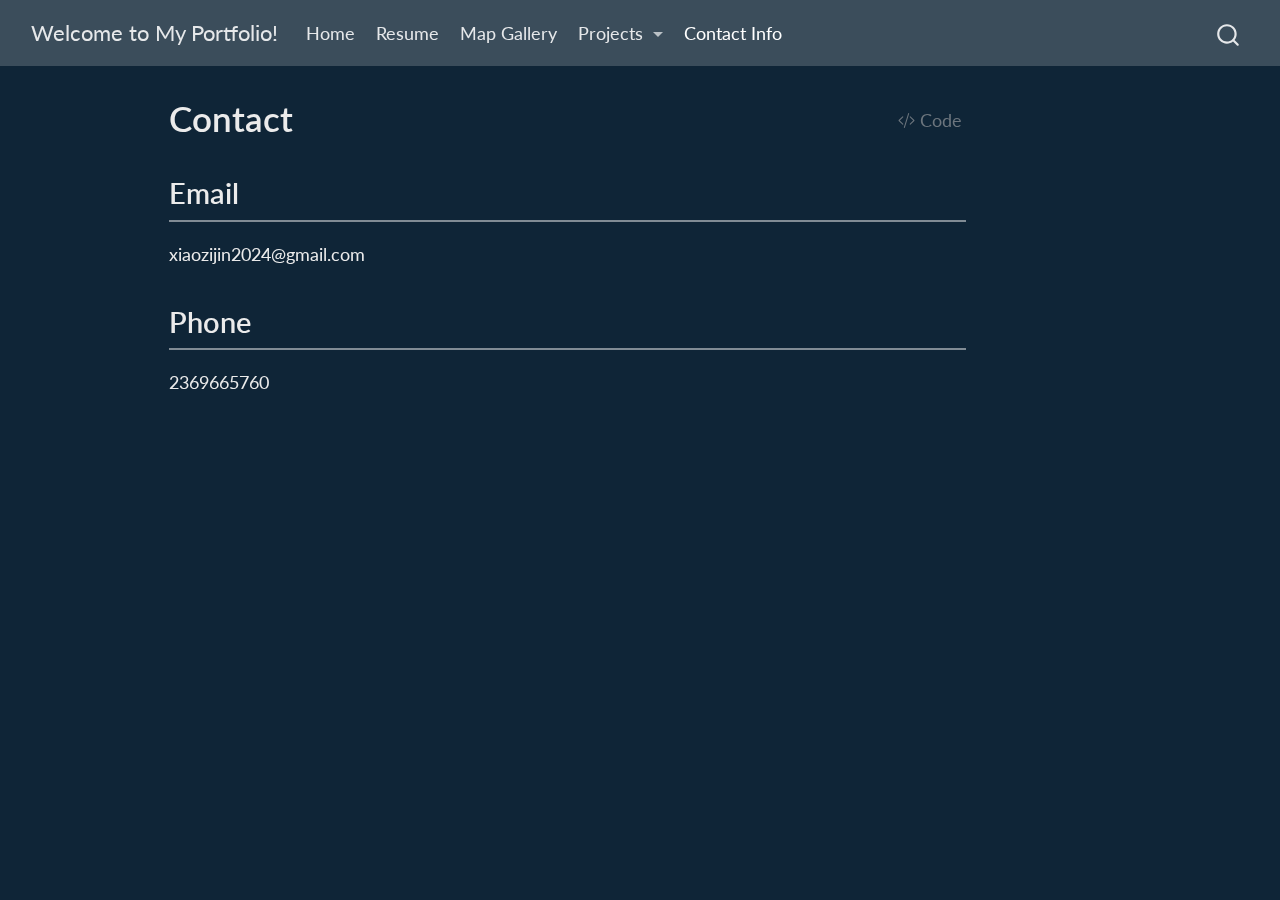
<file: contact.html>
<!DOCTYPE html>
<html xmlns="http://www.w3.org/1999/xhtml" lang="en" xml:lang="en"><head>

<meta charset="utf-8">
<meta name="generator" content="quarto-1.8.27">

<meta name="viewport" content="width=device-width, initial-scale=1.0, user-scalable=yes">


<title>Contact – Welcome to My Portfolio!</title>
<style>
code{white-space: pre-wrap;}
span.smallcaps{font-variant: small-caps;}
div.columns{display: flex; gap: min(4vw, 1.5em);}
div.column{flex: auto; overflow-x: auto;}
div.hanging-indent{margin-left: 1.5em; text-indent: -1.5em;}
ul.task-list{list-style: none;}
ul.task-list li input[type="checkbox"] {
  width: 0.8em;
  margin: 0 0.8em 0.2em -1em; /* quarto-specific, see https://github.com/quarto-dev/quarto-cli/issues/4556 */ 
  vertical-align: middle;
}
/* CSS for syntax highlighting */
html { -webkit-text-size-adjust: 100%; }
pre > code.sourceCode { white-space: pre; position: relative; }
pre > code.sourceCode > span { display: inline-block; line-height: 1.25; }
pre > code.sourceCode > span:empty { height: 1.2em; }
.sourceCode { overflow: visible; }
code.sourceCode > span { color: inherit; text-decoration: inherit; }
div.sourceCode { margin: 1em 0; }
pre.sourceCode { margin: 0; }
@media screen {
div.sourceCode { overflow: auto; }
}
@media print {
pre > code.sourceCode { white-space: pre-wrap; }
pre > code.sourceCode > span { text-indent: -5em; padding-left: 5em; }
}
pre.numberSource code
  { counter-reset: source-line 0; }
pre.numberSource code > span
  { position: relative; left: -4em; counter-increment: source-line; }
pre.numberSource code > span > a:first-child::before
  { content: counter(source-line);
    position: relative; left: -1em; text-align: right; vertical-align: baseline;
    border: none; display: inline-block;
    -webkit-touch-callout: none; -webkit-user-select: none;
    -khtml-user-select: none; -moz-user-select: none;
    -ms-user-select: none; user-select: none;
    padding: 0 4px; width: 4em;
  }
pre.numberSource { margin-left: 3em;  padding-left: 4px; }
div.sourceCode
  {   }
@media screen {
pre > code.sourceCode > span > a:first-child::before { text-decoration: underline; }
}
</style>


<script src="site_libs/quarto-nav/quarto-nav.js"></script>
<script src="site_libs/quarto-nav/headroom.min.js"></script>
<script src="site_libs/clipboard/clipboard.min.js"></script>
<script src="site_libs/quarto-search/autocomplete.umd.js"></script>
<script src="site_libs/quarto-search/fuse.min.js"></script>
<script src="site_libs/quarto-search/quarto-search.js"></script>
<meta name="quarto:offset" content="./">
<script src="site_libs/quarto-html/quarto.js" type="module"></script>
<script src="site_libs/quarto-html/tabsets/tabsets.js" type="module"></script>
<script src="site_libs/quarto-html/axe/axe-check.js" type="module"></script>
<script src="site_libs/quarto-html/popper.min.js"></script>
<script src="site_libs/quarto-html/tippy.umd.min.js"></script>
<script src="site_libs/quarto-html/anchor.min.js"></script>
<link href="site_libs/quarto-html/tippy.css" rel="stylesheet">
<link href="site_libs/quarto-html/quarto-syntax-highlighting-dark-f1aadacce99040138bbb613f9330654f.css" rel="stylesheet" id="quarto-text-highlighting-styles">
<script src="site_libs/bootstrap/bootstrap.min.js"></script>
<link href="site_libs/bootstrap/bootstrap-icons.css" rel="stylesheet">
<link href="site_libs/bootstrap/bootstrap-85dbdca1a1bb438fabdb0314fa8797b4.min.css" rel="stylesheet" append-hash="true" id="quarto-bootstrap" data-mode="dark">
<script id="quarto-search-options" type="application/json">{
  "location": "navbar",
  "copy-button": false,
  "collapse-after": 3,
  "panel-placement": "end",
  "type": "overlay",
  "limit": 50,
  "keyboard-shortcut": [
    "f",
    "/",
    "s"
  ],
  "show-item-context": false,
  "language": {
    "search-no-results-text": "No results",
    "search-matching-documents-text": "matching documents",
    "search-copy-link-title": "Copy link to search",
    "search-hide-matches-text": "Hide additional matches",
    "search-more-match-text": "more match in this document",
    "search-more-matches-text": "more matches in this document",
    "search-clear-button-title": "Clear",
    "search-text-placeholder": "",
    "search-detached-cancel-button-title": "Cancel",
    "search-submit-button-title": "Submit",
    "search-label": "Search"
  }
}</script>
<style>html{ scroll-behavior: smooth; }</style>


<link rel="stylesheet" href="styles.css">
</head>

<body class="nav-fixed quarto-light">

<div id="quarto-search-results"></div>
  <header id="quarto-header" class="headroom fixed-top">
    <nav class="navbar navbar-expand-lg " data-bs-theme="dark">
      <div class="navbar-container container-fluid">
      <div class="navbar-brand-container mx-auto">
    <a class="navbar-brand" href="./index.html">
    <span class="navbar-title">Welcome to My Portfolio!</span>
    </a>
  </div>
            <div id="quarto-search" class="" title="Search"></div>
          <button class="navbar-toggler" type="button" data-bs-toggle="collapse" data-bs-target="#navbarCollapse" aria-controls="navbarCollapse" role="menu" aria-expanded="false" aria-label="Toggle navigation" onclick="if (window.quartoToggleHeadroom) { window.quartoToggleHeadroom(); }">
  <span class="navbar-toggler-icon"></span>
</button>
          <div class="collapse navbar-collapse" id="navbarCollapse">
            <ul class="navbar-nav navbar-nav-scroll me-auto">
  <li class="nav-item">
    <a class="nav-link" href="./index.html"> 
<span class="menu-text">Home</span></a>
  </li>  
  <li class="nav-item">
    <a class="nav-link" href="./resume.html"> 
<span class="menu-text">Resume</span></a>
  </li>  
  <li class="nav-item">
    <a class="nav-link" href="./map_gallery.html"> 
<span class="menu-text">Map Gallery</span></a>
  </li>  
  <li class="nav-item dropdown ">
    <a class="nav-link dropdown-toggle" href="#" id="nav-menu-projects" role="link" data-bs-toggle="dropdown" aria-expanded="false">
 <span class="menu-text">Projects</span>
    </a>
    <ul class="dropdown-menu" aria-labelledby="nav-menu-projects">    
        <li>
    <a class="dropdown-item" href="./content_1.html">
 <span class="dropdown-text">Project 1 – Evaluating and Comparing the Performance of VRI Data and LiDAR-derived Stand Metrics across Different Geospatial Features</span></a>
  </li>  
        <li>
    <a class="dropdown-item" href="./content_2.html">
 <span class="dropdown-text">Project 2 – Remote Sensing Used in Smart Urban Settings​</span></a>
  </li>  
        <li>
    <a class="dropdown-item" href="./content_3.html">
 <span class="dropdown-text">Project 3 – Mapping Tree Species Across the Petawawa Research Forest Using LiDAR for Forest Inventories</span></a>
  </li>  
    </ul>
  </li>
  <li class="nav-item">
    <a class="nav-link active" href="./contact.html" aria-current="page"> 
<span class="menu-text">Contact Info</span></a>
  </li>  
</ul>
          </div> <!-- /navcollapse -->
            <div class="quarto-navbar-tools">
</div>
      </div> <!-- /container-fluid -->
    </nav>
</header>
<!-- content -->
<div id="quarto-content" class="quarto-container page-columns page-rows-contents page-layout-article page-navbar">
<!-- sidebar -->
<!-- margin-sidebar -->
    <div id="quarto-margin-sidebar" class="sidebar margin-sidebar zindex-bottom">
        
    </div>
<!-- main -->
<main class="content" id="quarto-document-content">

<header id="title-block-header" class="quarto-title-block default">
<div class="quarto-title">
<div class="quarto-title-block"><div><h1 class="title">Contact</h1><button type="button" class="btn code-tools-button" id="quarto-code-tools-source"><i class="bi"></i> Code</button></div></div>
</div>



<div class="quarto-title-meta">

    
  
    
  </div>
  


</header>


<h2 class="anchored">
Email
</h2>
<p>xiaozijin2024@gmail.com</p>
<h2 class="anchored">
Phone
</h2>
<p>2369665760</p>


<!-- -->


</main> <!-- /main -->
<script id="quarto-html-after-body" type="application/javascript">
  window.document.addEventListener("DOMContentLoaded", function (event) {
    const icon = "";
    const anchorJS = new window.AnchorJS();
    anchorJS.options = {
      placement: 'right',
      icon: icon
    };
    anchorJS.add('.anchored');
    const isCodeAnnotation = (el) => {
      for (const clz of el.classList) {
        if (clz.startsWith('code-annotation-')) {                     
          return true;
        }
      }
      return false;
    }
    const onCopySuccess = function(e) {
      // button target
      const button = e.trigger;
      // don't keep focus
      button.blur();
      // flash "checked"
      button.classList.add('code-copy-button-checked');
      var currentTitle = button.getAttribute("title");
      button.setAttribute("title", "Copied!");
      let tooltip;
      if (window.bootstrap) {
        button.setAttribute("data-bs-toggle", "tooltip");
        button.setAttribute("data-bs-placement", "left");
        button.setAttribute("data-bs-title", "Copied!");
        tooltip = new bootstrap.Tooltip(button, 
          { trigger: "manual", 
            customClass: "code-copy-button-tooltip",
            offset: [0, -8]});
        tooltip.show();    
      }
      setTimeout(function() {
        if (tooltip) {
          tooltip.hide();
          button.removeAttribute("data-bs-title");
          button.removeAttribute("data-bs-toggle");
          button.removeAttribute("data-bs-placement");
        }
        button.setAttribute("title", currentTitle);
        button.classList.remove('code-copy-button-checked');
      }, 1000);
      // clear code selection
      e.clearSelection();
    }
    const getTextToCopy = function(trigger) {
      const outerScaffold = trigger.parentElement.cloneNode(true);
      const codeEl = outerScaffold.querySelector('code');
      for (const childEl of codeEl.children) {
        if (isCodeAnnotation(childEl)) {
          childEl.remove();
        }
      }
      return codeEl.innerText;
    }
    const clipboard = new window.ClipboardJS('.code-copy-button:not([data-in-quarto-modal])', {
      text: getTextToCopy
    });
    clipboard.on('success', onCopySuccess);
    if (window.document.getElementById('quarto-embedded-source-code-modal')) {
      const clipboardModal = new window.ClipboardJS('.code-copy-button[data-in-quarto-modal]', {
        text: getTextToCopy,
        container: window.document.getElementById('quarto-embedded-source-code-modal')
      });
      clipboardModal.on('success', onCopySuccess);
    }
    const viewSource = window.document.getElementById('quarto-view-source') ||
                       window.document.getElementById('quarto-code-tools-source');
    if (viewSource) {
      const sourceUrl = viewSource.getAttribute("data-quarto-source-url");
      viewSource.addEventListener("click", function(e) {
        if (sourceUrl) {
          // rstudio viewer pane
          if (/\bcapabilities=\b/.test(window.location)) {
            window.open(sourceUrl);
          } else {
            window.location.href = sourceUrl;
          }
        } else {
          const modal = new bootstrap.Modal(document.getElementById('quarto-embedded-source-code-modal'));
          modal.show();
        }
        return false;
      });
    }
    function toggleCodeHandler(show) {
      return function(e) {
        const detailsSrc = window.document.querySelectorAll(".cell > details > .sourceCode");
        for (let i=0; i<detailsSrc.length; i++) {
          const details = detailsSrc[i].parentElement;
          if (show) {
            details.open = true;
          } else {
            details.removeAttribute("open");
          }
        }
        const cellCodeDivs = window.document.querySelectorAll(".cell > .sourceCode");
        const fromCls = show ? "hidden" : "unhidden";
        const toCls = show ? "unhidden" : "hidden";
        for (let i=0; i<cellCodeDivs.length; i++) {
          const codeDiv = cellCodeDivs[i];
          if (codeDiv.classList.contains(fromCls)) {
            codeDiv.classList.remove(fromCls);
            codeDiv.classList.add(toCls);
          } 
        }
        return false;
      }
    }
    const hideAllCode = window.document.getElementById("quarto-hide-all-code");
    if (hideAllCode) {
      hideAllCode.addEventListener("click", toggleCodeHandler(false));
    }
    const showAllCode = window.document.getElementById("quarto-show-all-code");
    if (showAllCode) {
      showAllCode.addEventListener("click", toggleCodeHandler(true));
    }
      var localhostRegex = new RegExp(/^(?:http|https):\/\/localhost\:?[0-9]*\//);
      var mailtoRegex = new RegExp(/^mailto:/);
        var filterRegex = new RegExp('/' + window.location.host + '/');
      var isInternal = (href) => {
          return filterRegex.test(href) || localhostRegex.test(href) || mailtoRegex.test(href);
      }
      // Inspect non-navigation links and adorn them if external
     var links = window.document.querySelectorAll('a[href]:not(.nav-link):not(.navbar-brand):not(.toc-action):not(.sidebar-link):not(.sidebar-item-toggle):not(.pagination-link):not(.no-external):not([aria-hidden]):not(.dropdown-item):not(.quarto-navigation-tool):not(.about-link)');
      for (var i=0; i<links.length; i++) {
        const link = links[i];
        if (!isInternal(link.href)) {
          // undo the damage that might have been done by quarto-nav.js in the case of
          // links that we want to consider external
          if (link.dataset.originalHref !== undefined) {
            link.href = link.dataset.originalHref;
          }
        }
      }
    function tippyHover(el, contentFn, onTriggerFn, onUntriggerFn) {
      const config = {
        allowHTML: true,
        maxWidth: 500,
        delay: 100,
        arrow: false,
        appendTo: function(el) {
            return el.parentElement;
        },
        interactive: true,
        interactiveBorder: 10,
        theme: 'quarto',
        placement: 'bottom-start',
      };
      if (contentFn) {
        config.content = contentFn;
      }
      if (onTriggerFn) {
        config.onTrigger = onTriggerFn;
      }
      if (onUntriggerFn) {
        config.onUntrigger = onUntriggerFn;
      }
      window.tippy(el, config); 
    }
    const noterefs = window.document.querySelectorAll('a[role="doc-noteref"]');
    for (var i=0; i<noterefs.length; i++) {
      const ref = noterefs[i];
      tippyHover(ref, function() {
        // use id or data attribute instead here
        let href = ref.getAttribute('data-footnote-href') || ref.getAttribute('href');
        try { href = new URL(href).hash; } catch {}
        const id = href.replace(/^#\/?/, "");
        const note = window.document.getElementById(id);
        if (note) {
          return note.innerHTML;
        } else {
          return "";
        }
      });
    }
    const xrefs = window.document.querySelectorAll('a.quarto-xref');
    const processXRef = (id, note) => {
      // Strip column container classes
      const stripColumnClz = (el) => {
        el.classList.remove("page-full", "page-columns");
        if (el.children) {
          for (const child of el.children) {
            stripColumnClz(child);
          }
        }
      }
      stripColumnClz(note)
      if (id === null || id.startsWith('sec-')) {
        // Special case sections, only their first couple elements
        const container = document.createElement("div");
        if (note.children && note.children.length > 2) {
          container.appendChild(note.children[0].cloneNode(true));
          for (let i = 1; i < note.children.length; i++) {
            const child = note.children[i];
            if (child.tagName === "P" && child.innerText === "") {
              continue;
            } else {
              container.appendChild(child.cloneNode(true));
              break;
            }
          }
          if (window.Quarto?.typesetMath) {
            window.Quarto.typesetMath(container);
          }
          return container.innerHTML
        } else {
          if (window.Quarto?.typesetMath) {
            window.Quarto.typesetMath(note);
          }
          return note.innerHTML;
        }
      } else {
        // Remove any anchor links if they are present
        const anchorLink = note.querySelector('a.anchorjs-link');
        if (anchorLink) {
          anchorLink.remove();
        }
        if (window.Quarto?.typesetMath) {
          window.Quarto.typesetMath(note);
        }
        if (note.classList.contains("callout")) {
          return note.outerHTML;
        } else {
          return note.innerHTML;
        }
      }
    }
    for (var i=0; i<xrefs.length; i++) {
      const xref = xrefs[i];
      tippyHover(xref, undefined, function(instance) {
        instance.disable();
        let url = xref.getAttribute('href');
        let hash = undefined; 
        if (url.startsWith('#')) {
          hash = url;
        } else {
          try { hash = new URL(url).hash; } catch {}
        }
        if (hash) {
          const id = hash.replace(/^#\/?/, "");
          const note = window.document.getElementById(id);
          if (note !== null) {
            try {
              const html = processXRef(id, note.cloneNode(true));
              instance.setContent(html);
            } finally {
              instance.enable();
              instance.show();
            }
          } else {
            // See if we can fetch this
            fetch(url.split('#')[0])
            .then(res => res.text())
            .then(html => {
              const parser = new DOMParser();
              const htmlDoc = parser.parseFromString(html, "text/html");
              const note = htmlDoc.getElementById(id);
              if (note !== null) {
                const html = processXRef(id, note);
                instance.setContent(html);
              } 
            }).finally(() => {
              instance.enable();
              instance.show();
            });
          }
        } else {
          // See if we can fetch a full url (with no hash to target)
          // This is a special case and we should probably do some content thinning / targeting
          fetch(url)
          .then(res => res.text())
          .then(html => {
            const parser = new DOMParser();
            const htmlDoc = parser.parseFromString(html, "text/html");
            const note = htmlDoc.querySelector('main.content');
            if (note !== null) {
              // This should only happen for chapter cross references
              // (since there is no id in the URL)
              // remove the first header
              if (note.children.length > 0 && note.children[0].tagName === "HEADER") {
                note.children[0].remove();
              }
              const html = processXRef(null, note);
              instance.setContent(html);
            } 
          }).finally(() => {
            instance.enable();
            instance.show();
          });
        }
      }, function(instance) {
      });
    }
        let selectedAnnoteEl;
        const selectorForAnnotation = ( cell, annotation) => {
          let cellAttr = 'data-code-cell="' + cell + '"';
          let lineAttr = 'data-code-annotation="' +  annotation + '"';
          const selector = 'span[' + cellAttr + '][' + lineAttr + ']';
          return selector;
        }
        const selectCodeLines = (annoteEl) => {
          const doc = window.document;
          const targetCell = annoteEl.getAttribute("data-target-cell");
          const targetAnnotation = annoteEl.getAttribute("data-target-annotation");
          const annoteSpan = window.document.querySelector(selectorForAnnotation(targetCell, targetAnnotation));
          const lines = annoteSpan.getAttribute("data-code-lines").split(",");
          const lineIds = lines.map((line) => {
            return targetCell + "-" + line;
          })
          let top = null;
          let height = null;
          let parent = null;
          if (lineIds.length > 0) {
              //compute the position of the single el (top and bottom and make a div)
              const el = window.document.getElementById(lineIds[0]);
              top = el.offsetTop;
              height = el.offsetHeight;
              parent = el.parentElement.parentElement;
            if (lineIds.length > 1) {
              const lastEl = window.document.getElementById(lineIds[lineIds.length - 1]);
              const bottom = lastEl.offsetTop + lastEl.offsetHeight;
              height = bottom - top;
            }
            if (top !== null && height !== null && parent !== null) {
              // cook up a div (if necessary) and position it 
              let div = window.document.getElementById("code-annotation-line-highlight");
              if (div === null) {
                div = window.document.createElement("div");
                div.setAttribute("id", "code-annotation-line-highlight");
                div.style.position = 'absolute';
                parent.appendChild(div);
              }
              div.style.top = top - 2 + "px";
              div.style.height = height + 4 + "px";
              div.style.left = 0;
              let gutterDiv = window.document.getElementById("code-annotation-line-highlight-gutter");
              if (gutterDiv === null) {
                gutterDiv = window.document.createElement("div");
                gutterDiv.setAttribute("id", "code-annotation-line-highlight-gutter");
                gutterDiv.style.position = 'absolute';
                const codeCell = window.document.getElementById(targetCell);
                const gutter = codeCell.querySelector('.code-annotation-gutter');
                gutter.appendChild(gutterDiv);
              }
              gutterDiv.style.top = top - 2 + "px";
              gutterDiv.style.height = height + 4 + "px";
            }
            selectedAnnoteEl = annoteEl;
          }
        };
        const unselectCodeLines = () => {
          const elementsIds = ["code-annotation-line-highlight", "code-annotation-line-highlight-gutter"];
          elementsIds.forEach((elId) => {
            const div = window.document.getElementById(elId);
            if (div) {
              div.remove();
            }
          });
          selectedAnnoteEl = undefined;
        };
          // Handle positioning of the toggle
      window.addEventListener(
        "resize",
        throttle(() => {
          elRect = undefined;
          if (selectedAnnoteEl) {
            selectCodeLines(selectedAnnoteEl);
          }
        }, 10)
      );
      function throttle(fn, ms) {
      let throttle = false;
      let timer;
        return (...args) => {
          if(!throttle) { // first call gets through
              fn.apply(this, args);
              throttle = true;
          } else { // all the others get throttled
              if(timer) clearTimeout(timer); // cancel #2
              timer = setTimeout(() => {
                fn.apply(this, args);
                timer = throttle = false;
              }, ms);
          }
        };
      }
        // Attach click handler to the DT
        const annoteDls = window.document.querySelectorAll('dt[data-target-cell]');
        for (const annoteDlNode of annoteDls) {
          annoteDlNode.addEventListener('click', (event) => {
            const clickedEl = event.target;
            if (clickedEl !== selectedAnnoteEl) {
              unselectCodeLines();
              const activeEl = window.document.querySelector('dt[data-target-cell].code-annotation-active');
              if (activeEl) {
                activeEl.classList.remove('code-annotation-active');
              }
              selectCodeLines(clickedEl);
              clickedEl.classList.add('code-annotation-active');
            } else {
              // Unselect the line
              unselectCodeLines();
              clickedEl.classList.remove('code-annotation-active');
            }
          });
        }
    const findCites = (el) => {
      const parentEl = el.parentElement;
      if (parentEl) {
        const cites = parentEl.dataset.cites;
        if (cites) {
          return {
            el,
            cites: cites.split(' ')
          };
        } else {
          return findCites(el.parentElement)
        }
      } else {
        return undefined;
      }
    };
    var bibliorefs = window.document.querySelectorAll('a[role="doc-biblioref"]');
    for (var i=0; i<bibliorefs.length; i++) {
      const ref = bibliorefs[i];
      const citeInfo = findCites(ref);
      if (citeInfo) {
        tippyHover(citeInfo.el, function() {
          var popup = window.document.createElement('div');
          citeInfo.cites.forEach(function(cite) {
            var citeDiv = window.document.createElement('div');
            citeDiv.classList.add('hanging-indent');
            citeDiv.classList.add('csl-entry');
            var biblioDiv = window.document.getElementById('ref-' + cite);
            if (biblioDiv) {
              citeDiv.innerHTML = biblioDiv.innerHTML;
            }
            popup.appendChild(citeDiv);
          });
          return popup.innerHTML;
        });
      }
    }
  });
  </script><div class="modal fade" id="quarto-embedded-source-code-modal" tabindex="-1" aria-labelledby="quarto-embedded-source-code-modal-label" aria-hidden="true"><div class="modal-dialog modal-dialog-scrollable"><div class="modal-content"><div class="modal-header"><h5 class="modal-title" id="quarto-embedded-source-code-modal-label">Source Code</h5><button class="btn-close" data-bs-dismiss="modal"></button></div><div class="modal-body"><div class="">
<div class="code-copy-outer-scaffold"><div class="sourceCode" id="cb1" data-shortcodes="false"><pre class="sourceCode markdown code-with-copy"><code class="sourceCode markdown"><span id="cb1-1"><a href="#cb1-1" aria-hidden="true" tabindex="-1"></a><span class="co">---</span></span>
<span id="cb1-2"><a href="#cb1-2" aria-hidden="true" tabindex="-1"></a><span class="an">title:</span><span class="co"> "Contact"</span></span>
<span id="cb1-3"><a href="#cb1-3" aria-hidden="true" tabindex="-1"></a><span class="an">format:</span></span>
<span id="cb1-4"><a href="#cb1-4" aria-hidden="true" tabindex="-1"></a><span class="co">  html:</span></span>
<span id="cb1-5"><a href="#cb1-5" aria-hidden="true" tabindex="-1"></a><span class="co">    theme: superhero</span></span>
<span id="cb1-6"><a href="#cb1-6" aria-hidden="true" tabindex="-1"></a><span class="co">    css: styles.css</span></span>
<span id="cb1-7"><a href="#cb1-7" aria-hidden="true" tabindex="-1"></a><span class="co">    toc: true</span></span>
<span id="cb1-8"><a href="#cb1-8" aria-hidden="true" tabindex="-1"></a><span class="co">    toc-location: right</span></span>
<span id="cb1-9"><a href="#cb1-9" aria-hidden="true" tabindex="-1"></a><span class="co">    toc-title: "On this page"</span></span>
<span id="cb1-10"><a href="#cb1-10" aria-hidden="true" tabindex="-1"></a><span class="co">    toc-depth: 3</span></span>
<span id="cb1-11"><a href="#cb1-11" aria-hidden="true" tabindex="-1"></a><span class="co">---</span></span>
<span id="cb1-12"><a href="#cb1-12" aria-hidden="true" tabindex="-1"></a></span>
<span id="cb1-13"><a href="#cb1-13" aria-hidden="true" tabindex="-1"></a><span class="dt">&lt;</span><span class="kw">h2</span><span class="dt">&gt;</span>Email<span class="dt">&lt;/</span><span class="kw">h2</span><span class="dt">&gt;</span></span>
<span id="cb1-14"><a href="#cb1-14" aria-hidden="true" tabindex="-1"></a></span>
<span id="cb1-15"><a href="#cb1-15" aria-hidden="true" tabindex="-1"></a>xiaozijin2024\@gmail.com</span>
<span id="cb1-16"><a href="#cb1-16" aria-hidden="true" tabindex="-1"></a></span>
<span id="cb1-17"><a href="#cb1-17" aria-hidden="true" tabindex="-1"></a><span class="dt">&lt;</span><span class="kw">h2</span><span class="dt">&gt;</span>Phone<span class="dt">&lt;/</span><span class="kw">h2</span><span class="dt">&gt;</span></span>
<span id="cb1-18"><a href="#cb1-18" aria-hidden="true" tabindex="-1"></a></span>
<span id="cb1-19"><a href="#cb1-19" aria-hidden="true" tabindex="-1"></a>2369665760</span></code></pre></div><button title="Copy to Clipboard" class="code-copy-button" data-in-quarto-modal=""><i class="bi"></i></button></div>
</div></div></div></div></div>
</div> <!-- /content -->




<script src="site_libs/quarto-html/zenscroll-min.js"></script>
</body></html>
</file>
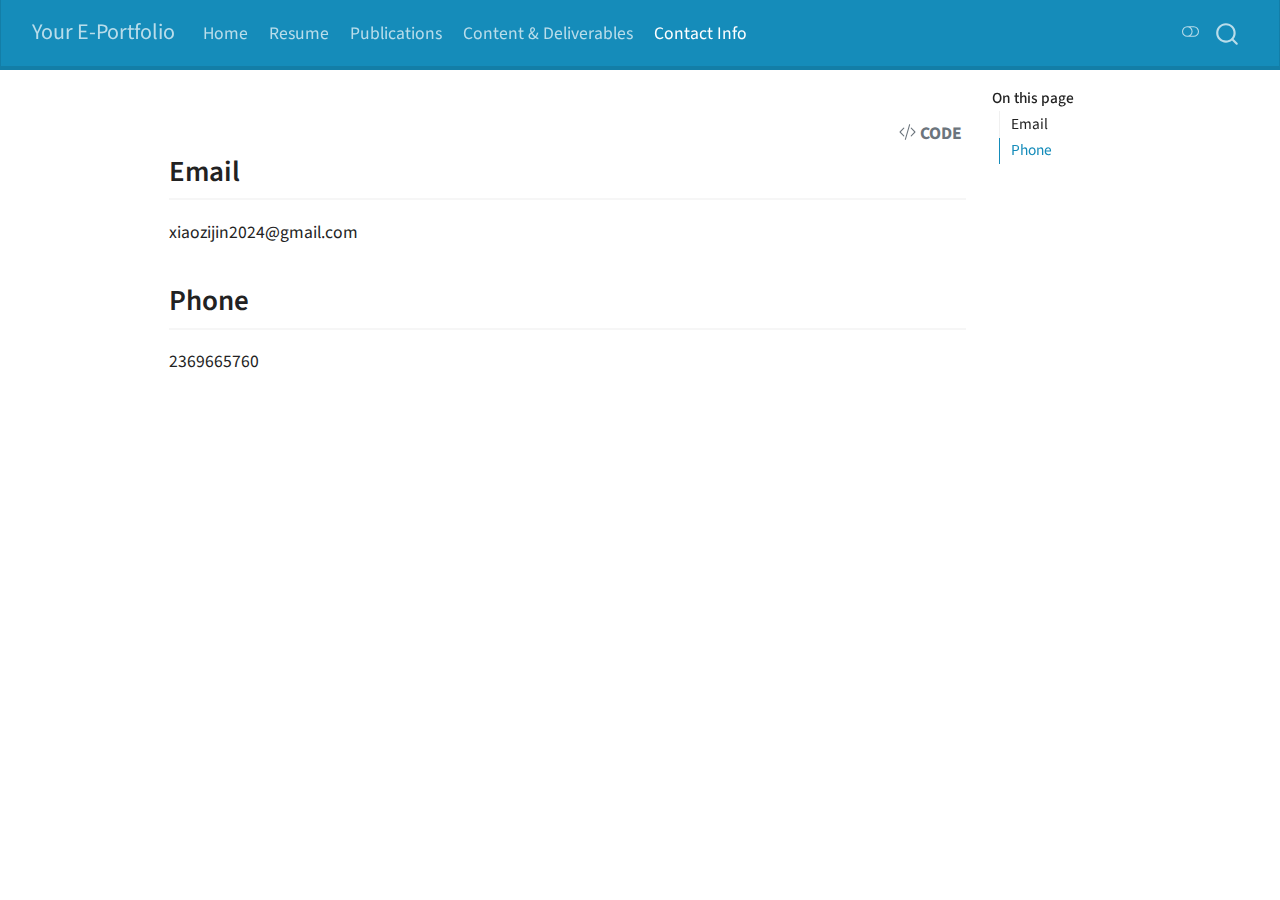
<file: Contact.html>
<!DOCTYPE html>
<html xmlns="http://www.w3.org/1999/xhtml" lang="en" xml:lang="en"><head>

<meta charset="utf-8">
<meta name="generator" content="quarto-1.8.27">

<meta name="viewport" content="width=device-width, initial-scale=1.0, user-scalable=yes">


<title>contact – Your E-Portfolio</title>
<style>
code{white-space: pre-wrap;}
span.smallcaps{font-variant: small-caps;}
div.columns{display: flex; gap: min(4vw, 1.5em);}
div.column{flex: auto; overflow-x: auto;}
div.hanging-indent{margin-left: 1.5em; text-indent: -1.5em;}
ul.task-list{list-style: none;}
ul.task-list li input[type="checkbox"] {
  width: 0.8em;
  margin: 0 0.8em 0.2em -1em; /* quarto-specific, see https://github.com/quarto-dev/quarto-cli/issues/4556 */ 
  vertical-align: middle;
}
/* CSS for syntax highlighting */
html { -webkit-text-size-adjust: 100%; }
pre > code.sourceCode { white-space: pre; position: relative; }
pre > code.sourceCode > span { display: inline-block; line-height: 1.25; }
pre > code.sourceCode > span:empty { height: 1.2em; }
.sourceCode { overflow: visible; }
code.sourceCode > span { color: inherit; text-decoration: inherit; }
div.sourceCode { margin: 1em 0; }
pre.sourceCode { margin: 0; }
@media screen {
div.sourceCode { overflow: auto; }
}
@media print {
pre > code.sourceCode { white-space: pre-wrap; }
pre > code.sourceCode > span { text-indent: -5em; padding-left: 5em; }
}
pre.numberSource code
  { counter-reset: source-line 0; }
pre.numberSource code > span
  { position: relative; left: -4em; counter-increment: source-line; }
pre.numberSource code > span > a:first-child::before
  { content: counter(source-line);
    position: relative; left: -1em; text-align: right; vertical-align: baseline;
    border: none; display: inline-block;
    -webkit-touch-callout: none; -webkit-user-select: none;
    -khtml-user-select: none; -moz-user-select: none;
    -ms-user-select: none; user-select: none;
    padding: 0 4px; width: 4em;
  }
pre.numberSource { margin-left: 3em;  padding-left: 4px; }
div.sourceCode
  {   }
@media screen {
pre > code.sourceCode > span > a:first-child::before { text-decoration: underline; }
}
</style>


<script src="site_libs/quarto-nav/quarto-nav.js"></script>
<script src="site_libs/quarto-nav/headroom.min.js"></script>
<script src="site_libs/clipboard/clipboard.min.js"></script>
<script src="site_libs/quarto-search/autocomplete.umd.js"></script>
<script src="site_libs/quarto-search/fuse.min.js"></script>
<script src="site_libs/quarto-search/quarto-search.js"></script>
<meta name="quarto:offset" content="./">
<script src="site_libs/quarto-html/quarto.js" type="module"></script>
<script src="site_libs/quarto-html/tabsets/tabsets.js" type="module"></script>
<script src="site_libs/quarto-html/axe/axe-check.js" type="module"></script>
<script src="site_libs/quarto-html/popper.min.js"></script>
<script src="site_libs/quarto-html/tippy.umd.min.js"></script>
<script src="site_libs/quarto-html/anchor.min.js"></script>
<link href="site_libs/quarto-html/tippy.css" rel="stylesheet">
<link href="site_libs/quarto-html/quarto-syntax-highlighting-8b4baf804e461d9b72633f0de59a0cac.css" rel="stylesheet" class="quarto-color-scheme" id="quarto-text-highlighting-styles">
<link href="site_libs/quarto-html/quarto-syntax-highlighting-dark-f1aadacce99040138bbb613f9330654f.css" rel="stylesheet" class="quarto-color-scheme quarto-color-alternate" id="quarto-text-highlighting-styles">
<link href="site_libs/quarto-html/quarto-syntax-highlighting-8b4baf804e461d9b72633f0de59a0cac.css" rel="stylesheet" class="quarto-color-scheme-extra" id="quarto-text-highlighting-styles">
<script src="site_libs/bootstrap/bootstrap.min.js"></script>
<link href="site_libs/bootstrap/bootstrap-icons.css" rel="stylesheet">
<link href="site_libs/bootstrap/bootstrap-7482a6611ea609a5677f12b79197c5fd.min.css" rel="stylesheet" append-hash="true" class="quarto-color-scheme" id="quarto-bootstrap" data-mode="light">
<link href="site_libs/bootstrap/bootstrap-dark-3a4fa790efd35dc03276be00bc45fd5b.min.css" rel="stylesheet" append-hash="true" class="quarto-color-scheme quarto-color-alternate" id="quarto-bootstrap" data-mode="dark">
<link href="site_libs/bootstrap/bootstrap-7482a6611ea609a5677f12b79197c5fd.min.css" rel="stylesheet" append-hash="true" class="quarto-color-scheme-extra" id="quarto-bootstrap" data-mode="light">
<script id="quarto-search-options" type="application/json">{
  "location": "navbar",
  "copy-button": false,
  "collapse-after": 3,
  "panel-placement": "end",
  "type": "overlay",
  "limit": 50,
  "keyboard-shortcut": [
    "f",
    "/",
    "s"
  ],
  "show-item-context": false,
  "language": {
    "search-no-results-text": "No results",
    "search-matching-documents-text": "matching documents",
    "search-copy-link-title": "Copy link to search",
    "search-hide-matches-text": "Hide additional matches",
    "search-more-match-text": "more match in this document",
    "search-more-matches-text": "more matches in this document",
    "search-clear-button-title": "Clear",
    "search-text-placeholder": "",
    "search-detached-cancel-button-title": "Cancel",
    "search-submit-button-title": "Submit",
    "search-label": "Search"
  }
}</script>
<style>html{ scroll-behavior: smooth; }</style>


<link rel="stylesheet" href="styles.css">
</head>

<body class="nav-fixed quarto-light"><script id="quarto-html-before-body" type="application/javascript">
    const toggleBodyColorMode = (bsSheetEl) => {
      const mode = bsSheetEl.getAttribute("data-mode");
      const bodyEl = window.document.querySelector("body");
      if (mode === "dark") {
        bodyEl.classList.add("quarto-dark");
        bodyEl.classList.remove("quarto-light");
      } else {
        bodyEl.classList.add("quarto-light");
        bodyEl.classList.remove("quarto-dark");
      }
    }
    const toggleBodyColorPrimary = () => {
      const bsSheetEl = window.document.querySelector("link#quarto-bootstrap:not([rel=disabled-stylesheet])");
      if (bsSheetEl) {
        toggleBodyColorMode(bsSheetEl);
      }
    }
    const setColorSchemeToggle = (alternate) => {
      const toggles = window.document.querySelectorAll('.quarto-color-scheme-toggle');
      for (let i=0; i < toggles.length; i++) {
        const toggle = toggles[i];
        if (toggle) {
          if (alternate) {
            toggle.classList.add("alternate");
          } else {
            toggle.classList.remove("alternate");
          }
        }
      }
    };
    const toggleColorMode = (alternate) => {
      // Switch the stylesheets
      const primaryStylesheets = window.document.querySelectorAll('link.quarto-color-scheme:not(.quarto-color-alternate)');
      const alternateStylesheets = window.document.querySelectorAll('link.quarto-color-scheme.quarto-color-alternate');
      manageTransitions('#quarto-margin-sidebar .nav-link', false);
      if (alternate) {
        // note: dark is layered on light, we don't disable primary!
        enableStylesheet(alternateStylesheets);
        for (const sheetNode of alternateStylesheets) {
          if (sheetNode.id === "quarto-bootstrap") {
            toggleBodyColorMode(sheetNode);
          }
        }
      } else {
        disableStylesheet(alternateStylesheets);
        enableStylesheet(primaryStylesheets)
        toggleBodyColorPrimary();
      }
      manageTransitions('#quarto-margin-sidebar .nav-link', true);
      // Switch the toggles
      setColorSchemeToggle(alternate)
      // Hack to workaround the fact that safari doesn't
      // properly recolor the scrollbar when toggling (#1455)
      if (navigator.userAgent.indexOf('Safari') > 0 && navigator.userAgent.indexOf('Chrome') == -1) {
        manageTransitions("body", false);
        window.scrollTo(0, 1);
        setTimeout(() => {
          window.scrollTo(0, 0);
          manageTransitions("body", true);
        }, 40);
      }
    }
    const disableStylesheet = (stylesheets) => {
      for (let i=0; i < stylesheets.length; i++) {
        const stylesheet = stylesheets[i];
        stylesheet.rel = 'disabled-stylesheet';
      }
    }
    const enableStylesheet = (stylesheets) => {
      for (let i=0; i < stylesheets.length; i++) {
        const stylesheet = stylesheets[i];
        if(stylesheet.rel !== 'stylesheet') { // for Chrome, which will still FOUC without this check
          stylesheet.rel = 'stylesheet';
        }
      }
    }
    const manageTransitions = (selector, allowTransitions) => {
      const els = window.document.querySelectorAll(selector);
      for (let i=0; i < els.length; i++) {
        const el = els[i];
        if (allowTransitions) {
          el.classList.remove('notransition');
        } else {
          el.classList.add('notransition');
        }
      }
    }
    const isFileUrl = () => {
      return window.location.protocol === 'file:';
    }
    const hasAlternateSentinel = () => {
      let styleSentinel = getColorSchemeSentinel();
      if (styleSentinel !== null) {
        return styleSentinel === "alternate";
      } else {
        return false;
      }
    }
    const setStyleSentinel = (alternate) => {
      const value = alternate ? "alternate" : "default";
      if (!isFileUrl()) {
        window.localStorage.setItem("quarto-color-scheme", value);
      } else {
        localAlternateSentinel = value;
      }
    }
    const getColorSchemeSentinel = () => {
      if (!isFileUrl()) {
        const storageValue = window.localStorage.getItem("quarto-color-scheme");
        return storageValue != null ? storageValue : localAlternateSentinel;
      } else {
        return localAlternateSentinel;
      }
    }
    const toggleGiscusIfUsed = (isAlternate, darkModeDefault) => {
      const baseTheme = document.querySelector('#giscus-base-theme')?.value ?? 'light';
      const alternateTheme = document.querySelector('#giscus-alt-theme')?.value ?? 'dark';
      let newTheme = '';
      if(authorPrefersDark) {
        newTheme = isAlternate ? baseTheme : alternateTheme;
      } else {
        newTheme = isAlternate ? alternateTheme : baseTheme;
      }
      const changeGiscusTheme = () => {
        // From: https://github.com/giscus/giscus/issues/336
        const sendMessage = (message) => {
          const iframe = document.querySelector('iframe.giscus-frame');
          if (!iframe) return;
          iframe.contentWindow.postMessage({ giscus: message }, 'https://giscus.app');
        }
        sendMessage({
          setConfig: {
            theme: newTheme
          }
        });
      }
      const isGiscussLoaded = window.document.querySelector('iframe.giscus-frame') !== null;
      if (isGiscussLoaded) {
        changeGiscusTheme();
      }
    };
    const authorPrefersDark = false;
    const queryPrefersDark = window.matchMedia('(prefers-color-scheme: dark)');
    const darkModeDefault = queryPrefersDark.matches;
      document.querySelector('link#quarto-text-highlighting-styles.quarto-color-scheme-extra').rel = 'disabled-stylesheet';
      document.querySelector('link#quarto-bootstrap.quarto-color-scheme-extra').rel = 'disabled-stylesheet';
    let localAlternateSentinel = darkModeDefault ? 'alternate' : 'default';
    // Dark / light mode switch
    window.quartoToggleColorScheme = () => {
      // Read the current dark / light value
      let toAlternate = !hasAlternateSentinel();
      toggleColorMode(toAlternate);
      setStyleSentinel(toAlternate);
      toggleGiscusIfUsed(toAlternate, darkModeDefault);
      window.dispatchEvent(new Event('resize'));
    };
    queryPrefersDark.addEventListener("change", e => {
      if(window.localStorage.getItem("quarto-color-scheme") !== null)
        return;
      const alternate = e.matches
      toggleColorMode(alternate);
      localAlternateSentinel = e.matches ? 'alternate' : 'default'; // this is used alongside local storage!
      toggleGiscusIfUsed(alternate, darkModeDefault);
    });
    // Switch to dark mode if need be
    if (hasAlternateSentinel()) {
      toggleColorMode(true);
    } else {
      toggleColorMode(false);
    }
  </script>

<div id="quarto-search-results"></div>
  <header id="quarto-header" class="headroom fixed-top">
    <nav class="navbar navbar-expand-lg " data-bs-theme="dark">
      <div class="navbar-container container-fluid">
      <div class="navbar-brand-container mx-auto">
    <a class="navbar-brand" href="./index.html">
    <span class="navbar-title">Your E-Portfolio</span>
    </a>
  </div>
            <div id="quarto-search" class="" title="Search"></div>
          <button class="navbar-toggler" type="button" data-bs-toggle="collapse" data-bs-target="#navbarCollapse" aria-controls="navbarCollapse" role="menu" aria-expanded="false" aria-label="Toggle navigation" onclick="if (window.quartoToggleHeadroom) { window.quartoToggleHeadroom(); }">
  <span class="navbar-toggler-icon"></span>
</button>
          <div class="collapse navbar-collapse" id="navbarCollapse">
            <ul class="navbar-nav navbar-nav-scroll me-auto">
  <li class="nav-item">
    <a class="nav-link" href="./index.html"> 
<span class="menu-text">Home</span></a>
  </li>  
  <li class="nav-item">
    <a class="nav-link" href="./resume.html"> 
<span class="menu-text">Resume</span></a>
  </li>  
  <li class="nav-item">
    <a class="nav-link" href="./publications.html"> 
<span class="menu-text">Publications</span></a>
  </li>  
  <li class="nav-item">
    <a class="nav-link" href="./content.html"> 
<span class="menu-text">Content &amp; Deliverables</span></a>
  </li>  
  <li class="nav-item">
    <a class="nav-link active" href="./contact.html" aria-current="page"> 
<span class="menu-text">Contact Info</span></a>
  </li>  
</ul>
          </div> <!-- /navcollapse -->
            <div class="quarto-navbar-tools">
  <a href="" class="quarto-color-scheme-toggle quarto-navigation-tool  px-1" onclick="window.quartoToggleColorScheme(); return false;" title="Toggle dark mode"><i class="bi"></i></a>
</div>
      </div> <!-- /container-fluid -->
    </nav>
</header>
<!-- content -->
<div id="quarto-content" class="quarto-container page-columns page-rows-contents page-layout-article page-navbar">
<!-- sidebar -->
<!-- margin-sidebar -->
    <div id="quarto-margin-sidebar" class="sidebar margin-sidebar">
        <nav id="TOC" role="doc-toc" class="toc-active">
    <h2 id="toc-title">On this page</h2>
   
  <ul>
  <li><a href="#email" id="toc-email" class="nav-link active" data-scroll-target="#email">Email</a></li>
  <li><a href="#phone" id="toc-phone" class="nav-link" data-scroll-target="#phone">Phone</a></li>
  </ul>
</nav>
    </div>
<!-- main -->
<main class="content" id="quarto-document-content"><header id="title-block-header" class="quarto-title-block"><h1 class="title display-7"></h1></header><div class="quarto-title-block"><div class="quarto-title-tools-only"><button type="button" class="btn code-tools-button" id="quarto-code-tools-source"><i class="bi"></i> Code</button></div></div>





<section id="email" class="level2">
<h2 class="anchored" data-anchor-id="email">Email</h2>
<p>xiaozijin2024@gmail.com</p>
</section>
<section id="phone" class="level2">
<h2 class="anchored" data-anchor-id="phone">Phone</h2>
<p>2369665760</p>


<!-- -->

</section>

</main> <!-- /main -->
<script id="quarto-html-after-body" type="application/javascript">
  window.document.addEventListener("DOMContentLoaded", function (event) {
    // Ensure there is a toggle, if there isn't float one in the top right
    if (window.document.querySelector('.quarto-color-scheme-toggle') === null) {
      const a = window.document.createElement('a');
      a.classList.add('top-right');
      a.classList.add('quarto-color-scheme-toggle');
      a.href = "";
      a.onclick = function() { try { window.quartoToggleColorScheme(); } catch {} return false; };
      const i = window.document.createElement("i");
      i.classList.add('bi');
      a.appendChild(i);
      window.document.body.appendChild(a);
    }
    setColorSchemeToggle(hasAlternateSentinel())
    const icon = "";
    const anchorJS = new window.AnchorJS();
    anchorJS.options = {
      placement: 'right',
      icon: icon
    };
    anchorJS.add('.anchored');
    const isCodeAnnotation = (el) => {
      for (const clz of el.classList) {
        if (clz.startsWith('code-annotation-')) {                     
          return true;
        }
      }
      return false;
    }
    const onCopySuccess = function(e) {
      // button target
      const button = e.trigger;
      // don't keep focus
      button.blur();
      // flash "checked"
      button.classList.add('code-copy-button-checked');
      var currentTitle = button.getAttribute("title");
      button.setAttribute("title", "Copied!");
      let tooltip;
      if (window.bootstrap) {
        button.setAttribute("data-bs-toggle", "tooltip");
        button.setAttribute("data-bs-placement", "left");
        button.setAttribute("data-bs-title", "Copied!");
        tooltip = new bootstrap.Tooltip(button, 
          { trigger: "manual", 
            customClass: "code-copy-button-tooltip",
            offset: [0, -8]});
        tooltip.show();    
      }
      setTimeout(function() {
        if (tooltip) {
          tooltip.hide();
          button.removeAttribute("data-bs-title");
          button.removeAttribute("data-bs-toggle");
          button.removeAttribute("data-bs-placement");
        }
        button.setAttribute("title", currentTitle);
        button.classList.remove('code-copy-button-checked');
      }, 1000);
      // clear code selection
      e.clearSelection();
    }
    const getTextToCopy = function(trigger) {
      const outerScaffold = trigger.parentElement.cloneNode(true);
      const codeEl = outerScaffold.querySelector('code');
      for (const childEl of codeEl.children) {
        if (isCodeAnnotation(childEl)) {
          childEl.remove();
        }
      }
      return codeEl.innerText;
    }
    const clipboard = new window.ClipboardJS('.code-copy-button:not([data-in-quarto-modal])', {
      text: getTextToCopy
    });
    clipboard.on('success', onCopySuccess);
    if (window.document.getElementById('quarto-embedded-source-code-modal')) {
      const clipboardModal = new window.ClipboardJS('.code-copy-button[data-in-quarto-modal]', {
        text: getTextToCopy,
        container: window.document.getElementById('quarto-embedded-source-code-modal')
      });
      clipboardModal.on('success', onCopySuccess);
    }
    const viewSource = window.document.getElementById('quarto-view-source') ||
                       window.document.getElementById('quarto-code-tools-source');
    if (viewSource) {
      const sourceUrl = viewSource.getAttribute("data-quarto-source-url");
      viewSource.addEventListener("click", function(e) {
        if (sourceUrl) {
          // rstudio viewer pane
          if (/\bcapabilities=\b/.test(window.location)) {
            window.open(sourceUrl);
          } else {
            window.location.href = sourceUrl;
          }
        } else {
          const modal = new bootstrap.Modal(document.getElementById('quarto-embedded-source-code-modal'));
          modal.show();
        }
        return false;
      });
    }
    function toggleCodeHandler(show) {
      return function(e) {
        const detailsSrc = window.document.querySelectorAll(".cell > details > .sourceCode");
        for (let i=0; i<detailsSrc.length; i++) {
          const details = detailsSrc[i].parentElement;
          if (show) {
            details.open = true;
          } else {
            details.removeAttribute("open");
          }
        }
        const cellCodeDivs = window.document.querySelectorAll(".cell > .sourceCode");
        const fromCls = show ? "hidden" : "unhidden";
        const toCls = show ? "unhidden" : "hidden";
        for (let i=0; i<cellCodeDivs.length; i++) {
          const codeDiv = cellCodeDivs[i];
          if (codeDiv.classList.contains(fromCls)) {
            codeDiv.classList.remove(fromCls);
            codeDiv.classList.add(toCls);
          } 
        }
        return false;
      }
    }
    const hideAllCode = window.document.getElementById("quarto-hide-all-code");
    if (hideAllCode) {
      hideAllCode.addEventListener("click", toggleCodeHandler(false));
    }
    const showAllCode = window.document.getElementById("quarto-show-all-code");
    if (showAllCode) {
      showAllCode.addEventListener("click", toggleCodeHandler(true));
    }
      var localhostRegex = new RegExp(/^(?:http|https):\/\/localhost\:?[0-9]*\//);
      var mailtoRegex = new RegExp(/^mailto:/);
        var filterRegex = new RegExp('/' + window.location.host + '/');
      var isInternal = (href) => {
          return filterRegex.test(href) || localhostRegex.test(href) || mailtoRegex.test(href);
      }
      // Inspect non-navigation links and adorn them if external
     var links = window.document.querySelectorAll('a[href]:not(.nav-link):not(.navbar-brand):not(.toc-action):not(.sidebar-link):not(.sidebar-item-toggle):not(.pagination-link):not(.no-external):not([aria-hidden]):not(.dropdown-item):not(.quarto-navigation-tool):not(.about-link)');
      for (var i=0; i<links.length; i++) {
        const link = links[i];
        if (!isInternal(link.href)) {
          // undo the damage that might have been done by quarto-nav.js in the case of
          // links that we want to consider external
          if (link.dataset.originalHref !== undefined) {
            link.href = link.dataset.originalHref;
          }
        }
      }
    function tippyHover(el, contentFn, onTriggerFn, onUntriggerFn) {
      const config = {
        allowHTML: true,
        maxWidth: 500,
        delay: 100,
        arrow: false,
        appendTo: function(el) {
            return el.parentElement;
        },
        interactive: true,
        interactiveBorder: 10,
        theme: 'quarto',
        placement: 'bottom-start',
      };
      if (contentFn) {
        config.content = contentFn;
      }
      if (onTriggerFn) {
        config.onTrigger = onTriggerFn;
      }
      if (onUntriggerFn) {
        config.onUntrigger = onUntriggerFn;
      }
      window.tippy(el, config); 
    }
    const noterefs = window.document.querySelectorAll('a[role="doc-noteref"]');
    for (var i=0; i<noterefs.length; i++) {
      const ref = noterefs[i];
      tippyHover(ref, function() {
        // use id or data attribute instead here
        let href = ref.getAttribute('data-footnote-href') || ref.getAttribute('href');
        try { href = new URL(href).hash; } catch {}
        const id = href.replace(/^#\/?/, "");
        const note = window.document.getElementById(id);
        if (note) {
          return note.innerHTML;
        } else {
          return "";
        }
      });
    }
    const xrefs = window.document.querySelectorAll('a.quarto-xref');
    const processXRef = (id, note) => {
      // Strip column container classes
      const stripColumnClz = (el) => {
        el.classList.remove("page-full", "page-columns");
        if (el.children) {
          for (const child of el.children) {
            stripColumnClz(child);
          }
        }
      }
      stripColumnClz(note)
      if (id === null || id.startsWith('sec-')) {
        // Special case sections, only their first couple elements
        const container = document.createElement("div");
        if (note.children && note.children.length > 2) {
          container.appendChild(note.children[0].cloneNode(true));
          for (let i = 1; i < note.children.length; i++) {
            const child = note.children[i];
            if (child.tagName === "P" && child.innerText === "") {
              continue;
            } else {
              container.appendChild(child.cloneNode(true));
              break;
            }
          }
          if (window.Quarto?.typesetMath) {
            window.Quarto.typesetMath(container);
          }
          return container.innerHTML
        } else {
          if (window.Quarto?.typesetMath) {
            window.Quarto.typesetMath(note);
          }
          return note.innerHTML;
        }
      } else {
        // Remove any anchor links if they are present
        const anchorLink = note.querySelector('a.anchorjs-link');
        if (anchorLink) {
          anchorLink.remove();
        }
        if (window.Quarto?.typesetMath) {
          window.Quarto.typesetMath(note);
        }
        if (note.classList.contains("callout")) {
          return note.outerHTML;
        } else {
          return note.innerHTML;
        }
      }
    }
    for (var i=0; i<xrefs.length; i++) {
      const xref = xrefs[i];
      tippyHover(xref, undefined, function(instance) {
        instance.disable();
        let url = xref.getAttribute('href');
        let hash = undefined; 
        if (url.startsWith('#')) {
          hash = url;
        } else {
          try { hash = new URL(url).hash; } catch {}
        }
        if (hash) {
          const id = hash.replace(/^#\/?/, "");
          const note = window.document.getElementById(id);
          if (note !== null) {
            try {
              const html = processXRef(id, note.cloneNode(true));
              instance.setContent(html);
            } finally {
              instance.enable();
              instance.show();
            }
          } else {
            // See if we can fetch this
            fetch(url.split('#')[0])
            .then(res => res.text())
            .then(html => {
              const parser = new DOMParser();
              const htmlDoc = parser.parseFromString(html, "text/html");
              const note = htmlDoc.getElementById(id);
              if (note !== null) {
                const html = processXRef(id, note);
                instance.setContent(html);
              } 
            }).finally(() => {
              instance.enable();
              instance.show();
            });
          }
        } else {
          // See if we can fetch a full url (with no hash to target)
          // This is a special case and we should probably do some content thinning / targeting
          fetch(url)
          .then(res => res.text())
          .then(html => {
            const parser = new DOMParser();
            const htmlDoc = parser.parseFromString(html, "text/html");
            const note = htmlDoc.querySelector('main.content');
            if (note !== null) {
              // This should only happen for chapter cross references
              // (since there is no id in the URL)
              // remove the first header
              if (note.children.length > 0 && note.children[0].tagName === "HEADER") {
                note.children[0].remove();
              }
              const html = processXRef(null, note);
              instance.setContent(html);
            } 
          }).finally(() => {
            instance.enable();
            instance.show();
          });
        }
      }, function(instance) {
      });
    }
        let selectedAnnoteEl;
        const selectorForAnnotation = ( cell, annotation) => {
          let cellAttr = 'data-code-cell="' + cell + '"';
          let lineAttr = 'data-code-annotation="' +  annotation + '"';
          const selector = 'span[' + cellAttr + '][' + lineAttr + ']';
          return selector;
        }
        const selectCodeLines = (annoteEl) => {
          const doc = window.document;
          const targetCell = annoteEl.getAttribute("data-target-cell");
          const targetAnnotation = annoteEl.getAttribute("data-target-annotation");
          const annoteSpan = window.document.querySelector(selectorForAnnotation(targetCell, targetAnnotation));
          const lines = annoteSpan.getAttribute("data-code-lines").split(",");
          const lineIds = lines.map((line) => {
            return targetCell + "-" + line;
          })
          let top = null;
          let height = null;
          let parent = null;
          if (lineIds.length > 0) {
              //compute the position of the single el (top and bottom and make a div)
              const el = window.document.getElementById(lineIds[0]);
              top = el.offsetTop;
              height = el.offsetHeight;
              parent = el.parentElement.parentElement;
            if (lineIds.length > 1) {
              const lastEl = window.document.getElementById(lineIds[lineIds.length - 1]);
              const bottom = lastEl.offsetTop + lastEl.offsetHeight;
              height = bottom - top;
            }
            if (top !== null && height !== null && parent !== null) {
              // cook up a div (if necessary) and position it 
              let div = window.document.getElementById("code-annotation-line-highlight");
              if (div === null) {
                div = window.document.createElement("div");
                div.setAttribute("id", "code-annotation-line-highlight");
                div.style.position = 'absolute';
                parent.appendChild(div);
              }
              div.style.top = top - 2 + "px";
              div.style.height = height + 4 + "px";
              div.style.left = 0;
              let gutterDiv = window.document.getElementById("code-annotation-line-highlight-gutter");
              if (gutterDiv === null) {
                gutterDiv = window.document.createElement("div");
                gutterDiv.setAttribute("id", "code-annotation-line-highlight-gutter");
                gutterDiv.style.position = 'absolute';
                const codeCell = window.document.getElementById(targetCell);
                const gutter = codeCell.querySelector('.code-annotation-gutter');
                gutter.appendChild(gutterDiv);
              }
              gutterDiv.style.top = top - 2 + "px";
              gutterDiv.style.height = height + 4 + "px";
            }
            selectedAnnoteEl = annoteEl;
          }
        };
        const unselectCodeLines = () => {
          const elementsIds = ["code-annotation-line-highlight", "code-annotation-line-highlight-gutter"];
          elementsIds.forEach((elId) => {
            const div = window.document.getElementById(elId);
            if (div) {
              div.remove();
            }
          });
          selectedAnnoteEl = undefined;
        };
          // Handle positioning of the toggle
      window.addEventListener(
        "resize",
        throttle(() => {
          elRect = undefined;
          if (selectedAnnoteEl) {
            selectCodeLines(selectedAnnoteEl);
          }
        }, 10)
      );
      function throttle(fn, ms) {
      let throttle = false;
      let timer;
        return (...args) => {
          if(!throttle) { // first call gets through
              fn.apply(this, args);
              throttle = true;
          } else { // all the others get throttled
              if(timer) clearTimeout(timer); // cancel #2
              timer = setTimeout(() => {
                fn.apply(this, args);
                timer = throttle = false;
              }, ms);
          }
        };
      }
        // Attach click handler to the DT
        const annoteDls = window.document.querySelectorAll('dt[data-target-cell]');
        for (const annoteDlNode of annoteDls) {
          annoteDlNode.addEventListener('click', (event) => {
            const clickedEl = event.target;
            if (clickedEl !== selectedAnnoteEl) {
              unselectCodeLines();
              const activeEl = window.document.querySelector('dt[data-target-cell].code-annotation-active');
              if (activeEl) {
                activeEl.classList.remove('code-annotation-active');
              }
              selectCodeLines(clickedEl);
              clickedEl.classList.add('code-annotation-active');
            } else {
              // Unselect the line
              unselectCodeLines();
              clickedEl.classList.remove('code-annotation-active');
            }
          });
        }
    const findCites = (el) => {
      const parentEl = el.parentElement;
      if (parentEl) {
        const cites = parentEl.dataset.cites;
        if (cites) {
          return {
            el,
            cites: cites.split(' ')
          };
        } else {
          return findCites(el.parentElement)
        }
      } else {
        return undefined;
      }
    };
    var bibliorefs = window.document.querySelectorAll('a[role="doc-biblioref"]');
    for (var i=0; i<bibliorefs.length; i++) {
      const ref = bibliorefs[i];
      const citeInfo = findCites(ref);
      if (citeInfo) {
        tippyHover(citeInfo.el, function() {
          var popup = window.document.createElement('div');
          citeInfo.cites.forEach(function(cite) {
            var citeDiv = window.document.createElement('div');
            citeDiv.classList.add('hanging-indent');
            citeDiv.classList.add('csl-entry');
            var biblioDiv = window.document.getElementById('ref-' + cite);
            if (biblioDiv) {
              citeDiv.innerHTML = biblioDiv.innerHTML;
            }
            popup.appendChild(citeDiv);
          });
          return popup.innerHTML;
        });
      }
    }
  });
  </script><div class="modal fade" id="quarto-embedded-source-code-modal" tabindex="-1" aria-labelledby="quarto-embedded-source-code-modal-label" aria-hidden="true"><div class="modal-dialog modal-dialog-scrollable"><div class="modal-content"><div class="modal-header"><h5 class="modal-title" id="quarto-embedded-source-code-modal-label">Source Code</h5><button class="btn-close" data-bs-dismiss="modal"></button></div><div class="modal-body"><div class="">
<div class="code-copy-outer-scaffold"><div class="sourceCode" id="cb1" data-shortcodes="false"><pre class="sourceCode markdown code-with-copy"><code class="sourceCode markdown"><span id="cb1-1"><a href="#cb1-1" aria-hidden="true" tabindex="-1"></a><span class="fu">## Email</span></span>
<span id="cb1-2"><a href="#cb1-2" aria-hidden="true" tabindex="-1"></a></span>
<span id="cb1-3"><a href="#cb1-3" aria-hidden="true" tabindex="-1"></a>xiaozijin2024\@gmail.com</span>
<span id="cb1-4"><a href="#cb1-4" aria-hidden="true" tabindex="-1"></a></span>
<span id="cb1-5"><a href="#cb1-5" aria-hidden="true" tabindex="-1"></a><span class="fu">## Phone</span></span>
<span id="cb1-6"><a href="#cb1-6" aria-hidden="true" tabindex="-1"></a></span>
<span id="cb1-7"><a href="#cb1-7" aria-hidden="true" tabindex="-1"></a>2369665760</span></code></pre></div><button title="Copy to Clipboard" class="code-copy-button" data-in-quarto-modal=""><i class="bi"></i></button></div>
</div></div></div></div></div>
</div> <!-- /content -->




<script src="site_libs/quarto-html/zenscroll-min.js"></script>
</body></html>
</file>
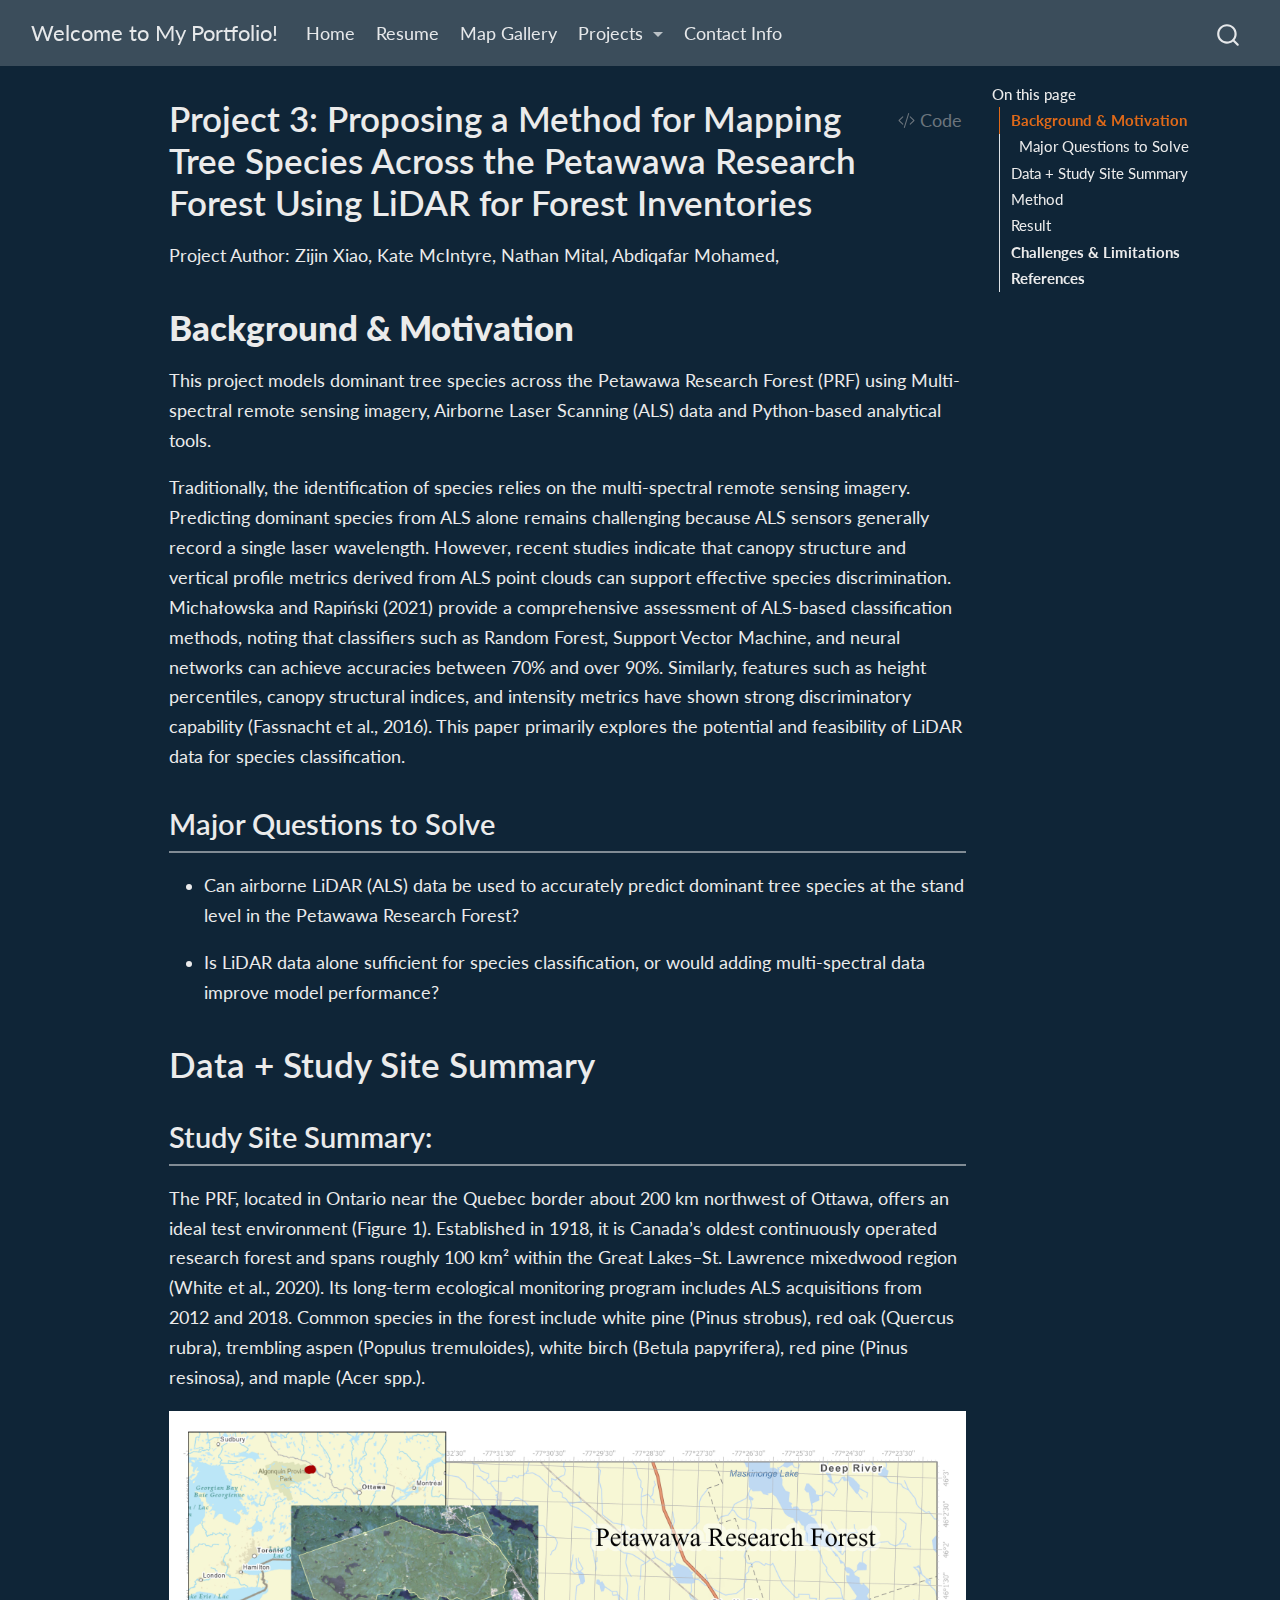
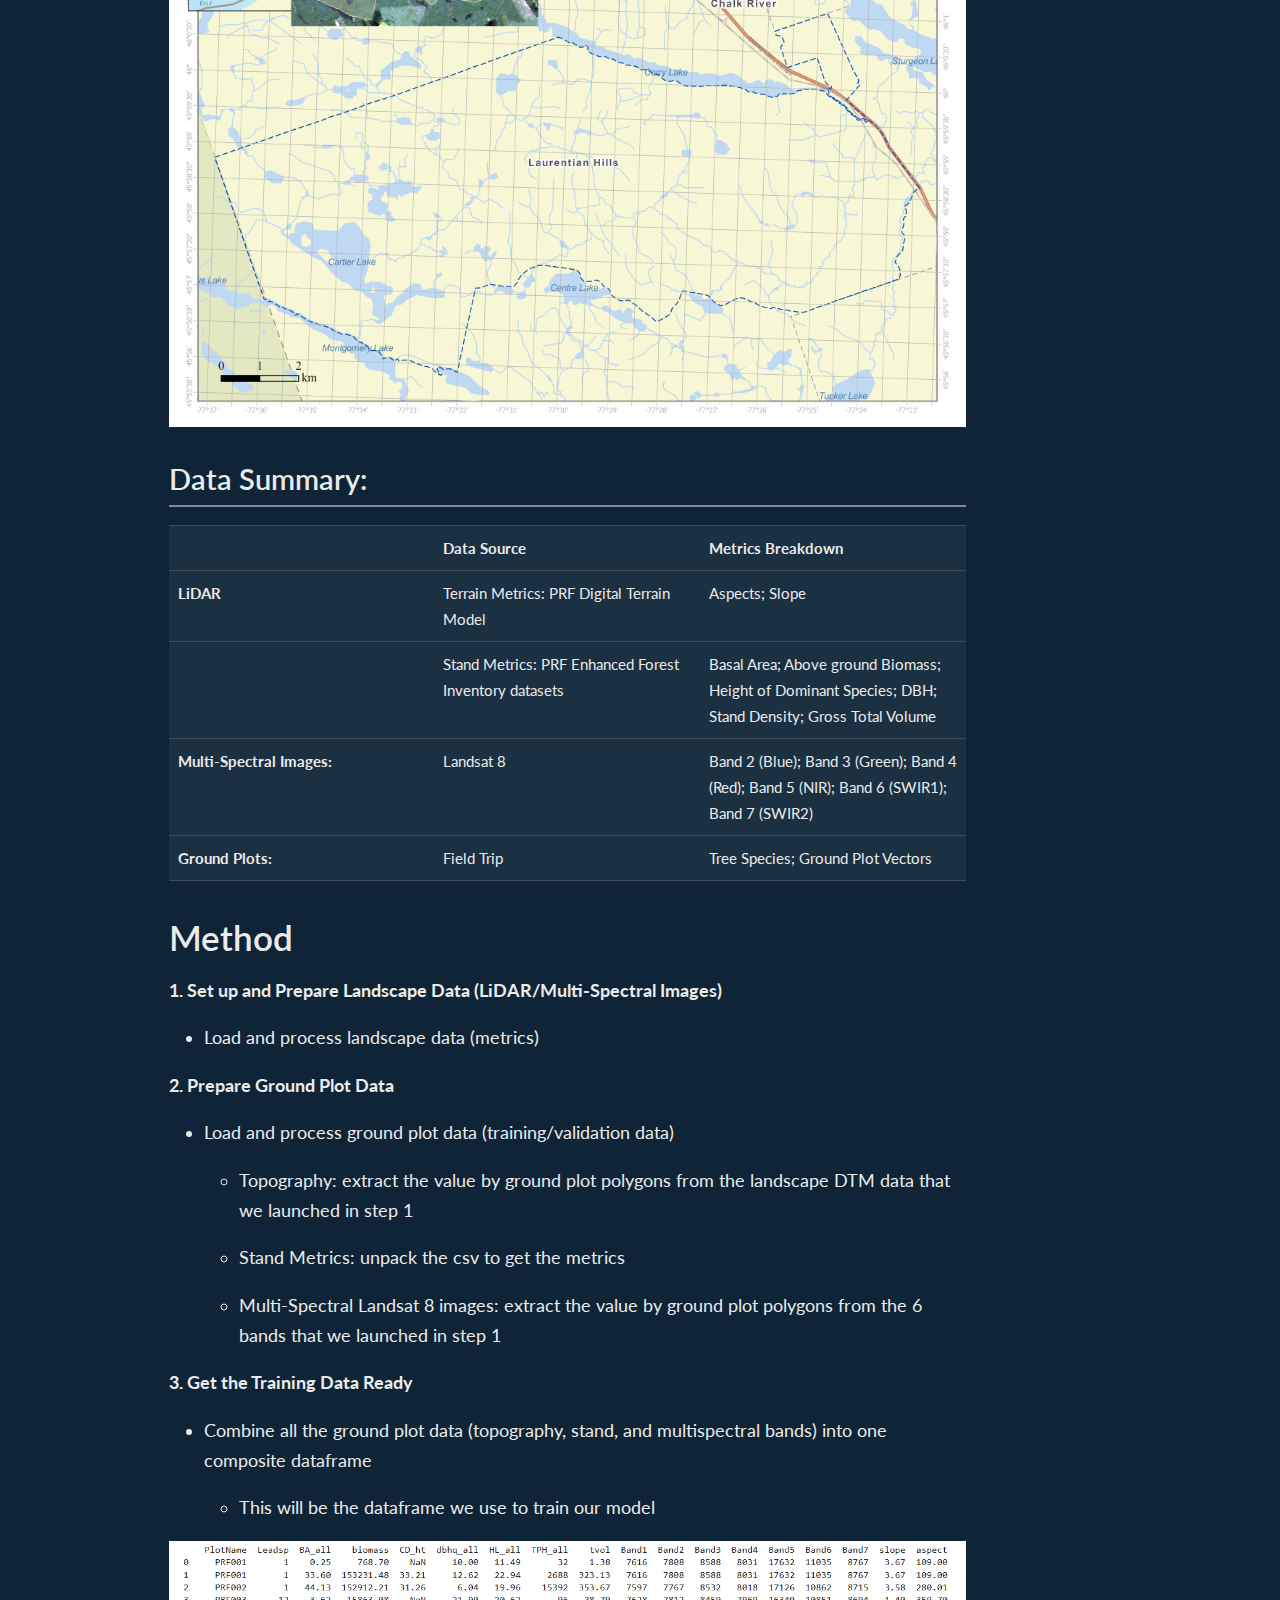
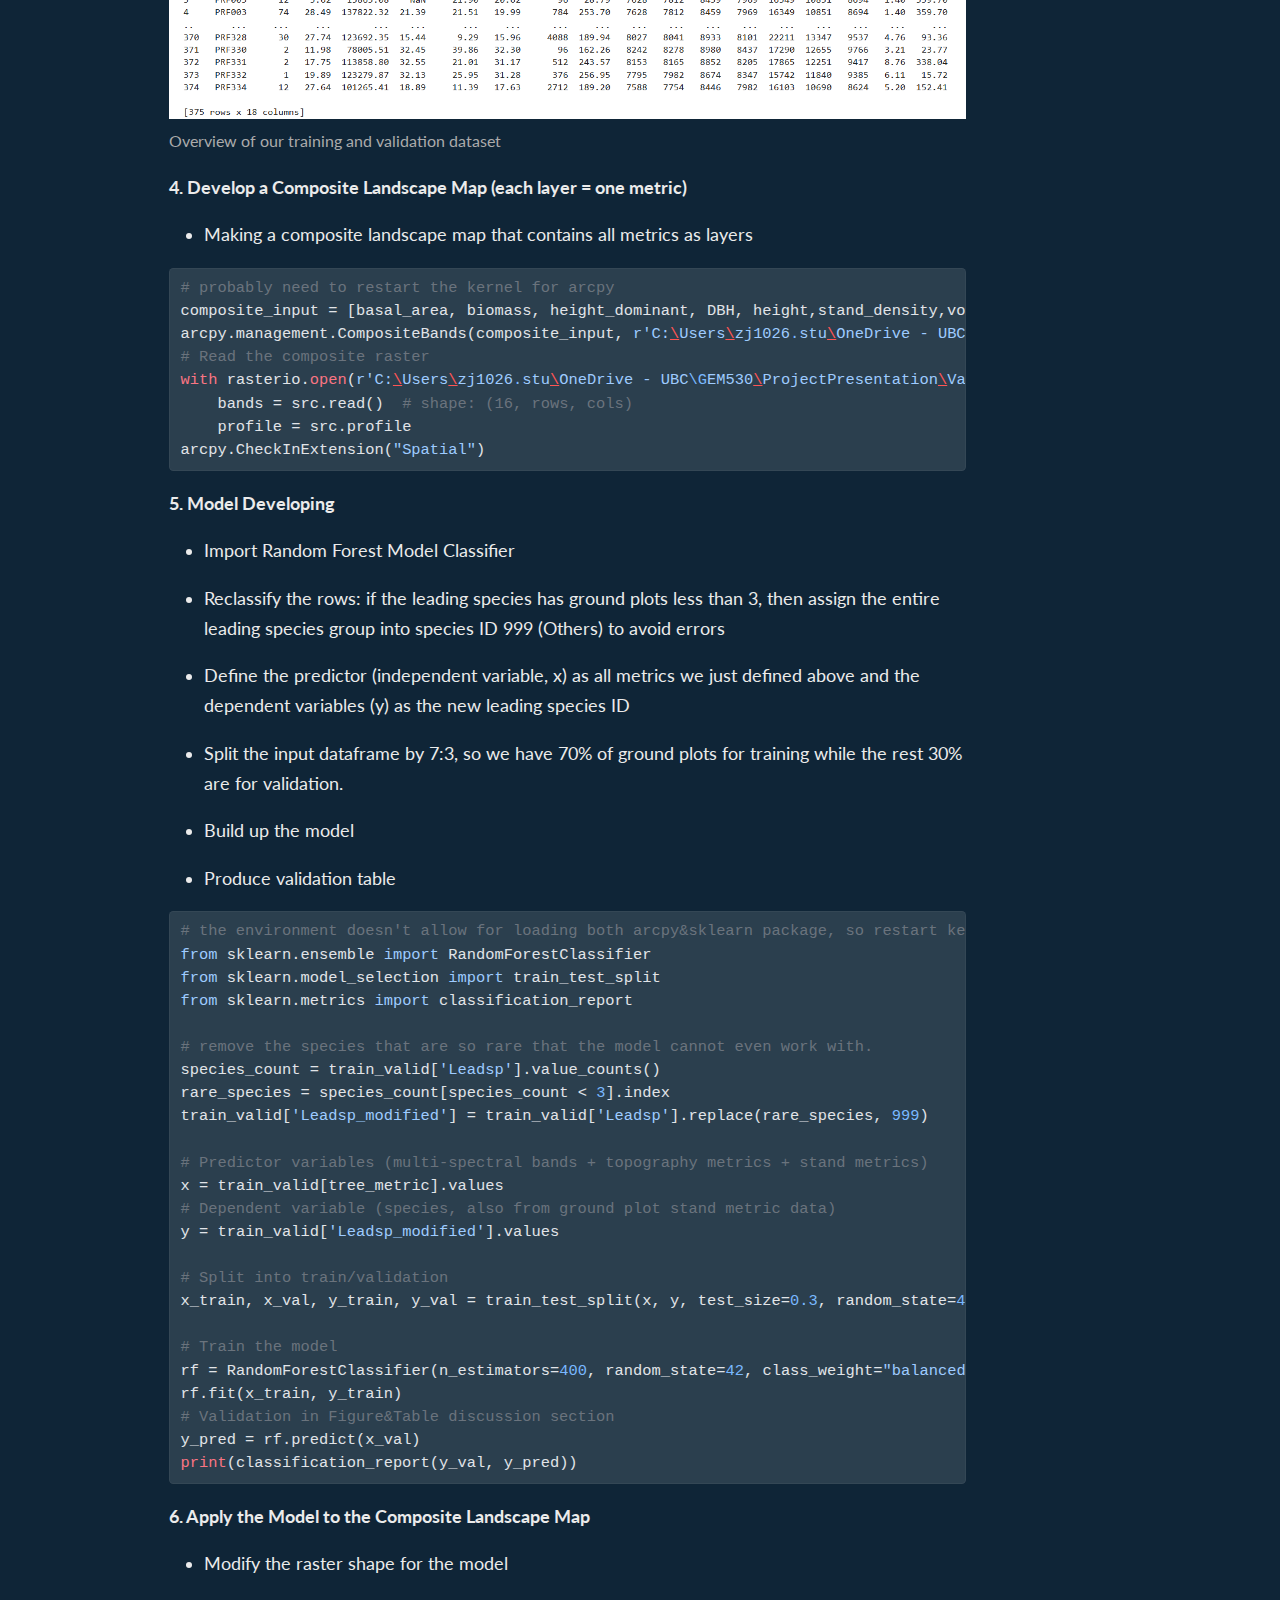
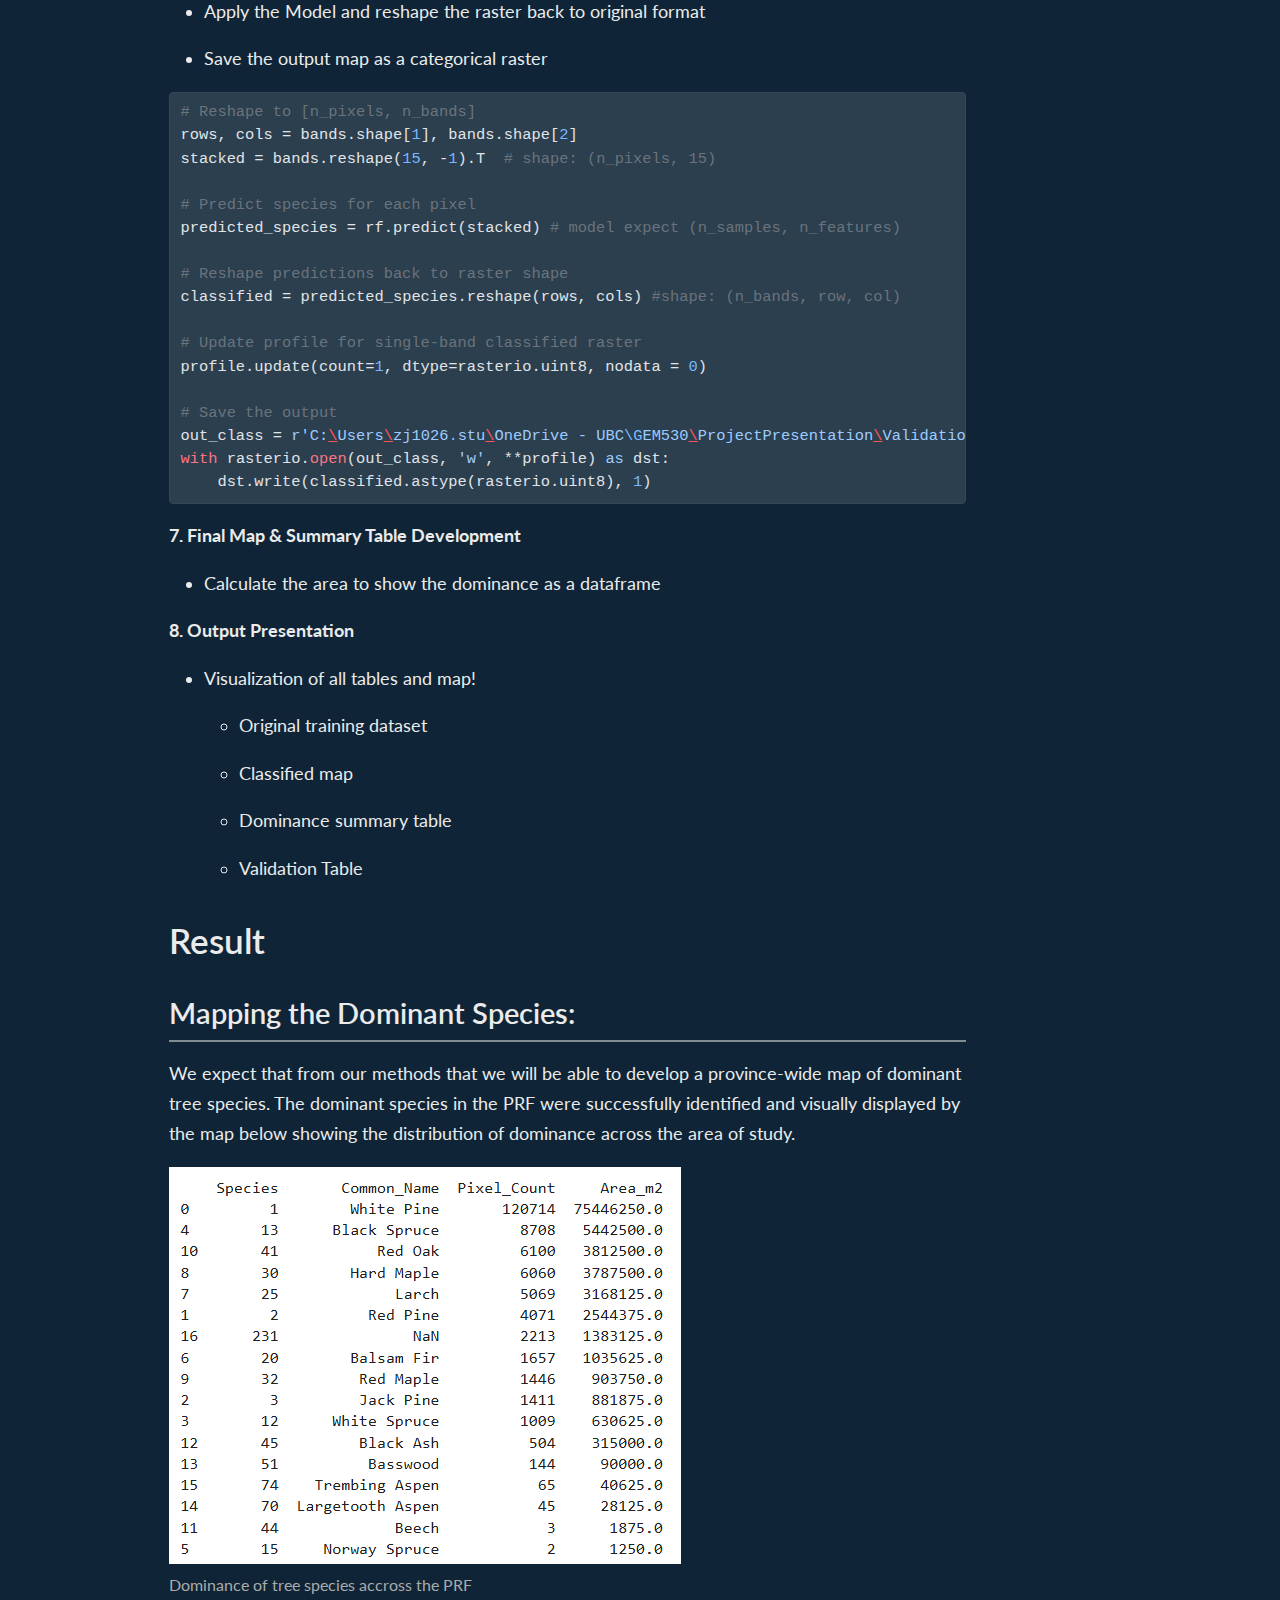
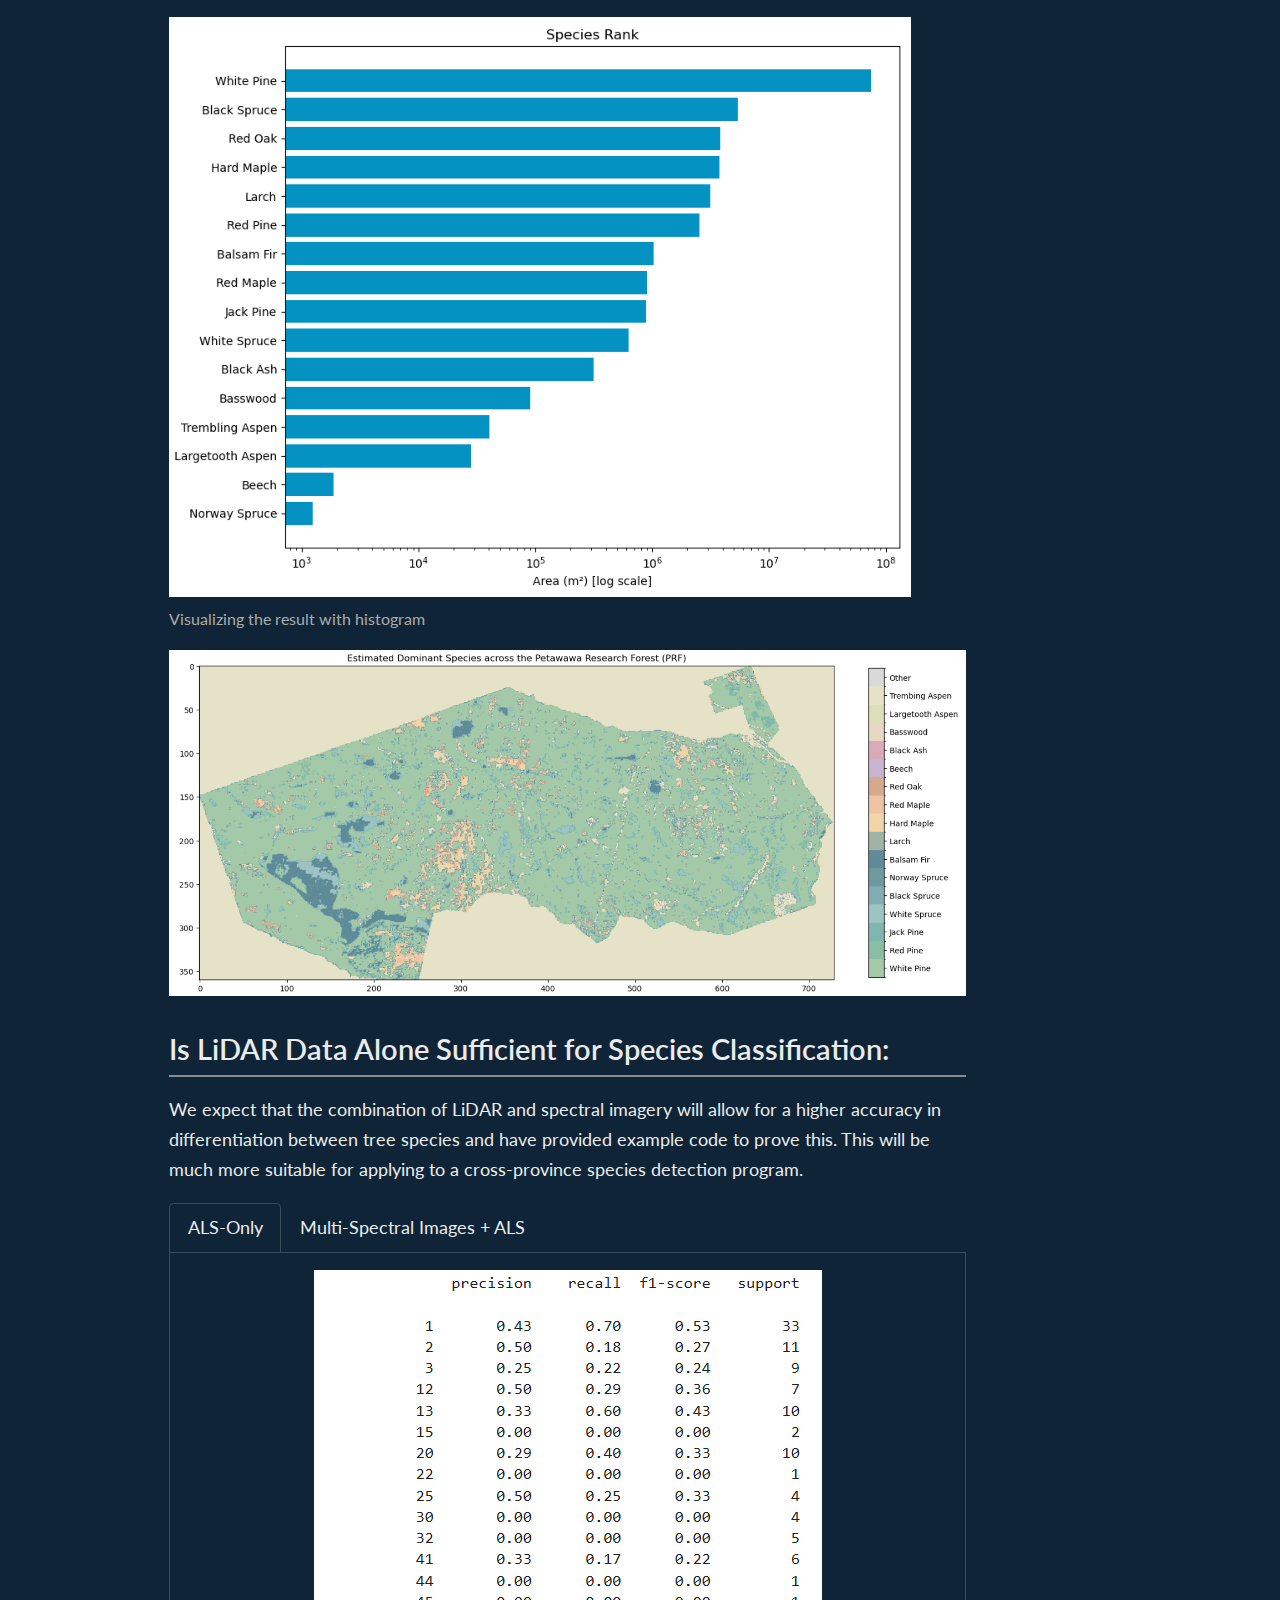
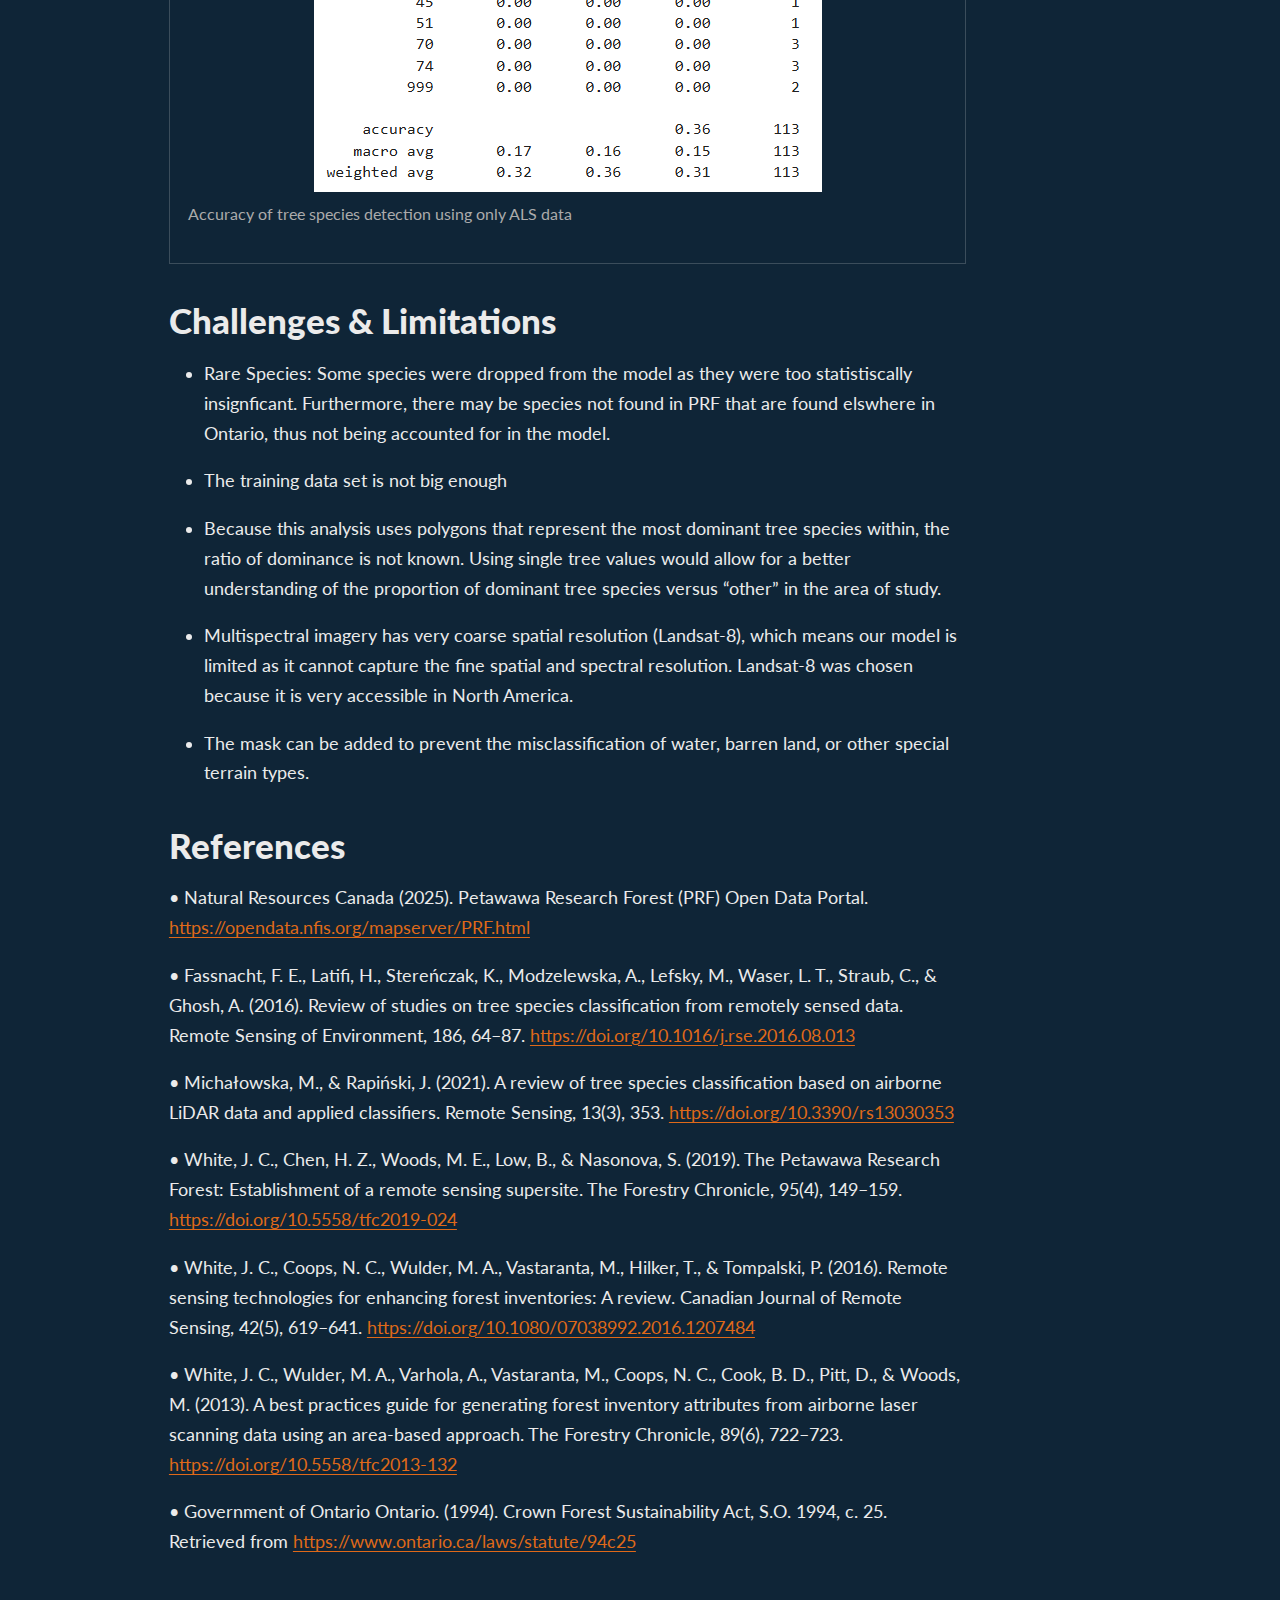
<file: content_3.html>
<!DOCTYPE html>
<html xmlns="http://www.w3.org/1999/xhtml" lang="en" xml:lang="en"><head>

<meta charset="utf-8">
<meta name="generator" content="quarto-1.8.27">

<meta name="viewport" content="width=device-width, initial-scale=1.0, user-scalable=yes">


<title>Project 3: Proposing a Method for Mapping Tree Species Across the Petawawa Research Forest Using LiDAR for Forest Inventories – Welcome to My Portfolio!</title>
<style>
code{white-space: pre-wrap;}
span.smallcaps{font-variant: small-caps;}
div.columns{display: flex; gap: min(4vw, 1.5em);}
div.column{flex: auto; overflow-x: auto;}
div.hanging-indent{margin-left: 1.5em; text-indent: -1.5em;}
ul.task-list{list-style: none;}
ul.task-list li input[type="checkbox"] {
  width: 0.8em;
  margin: 0 0.8em 0.2em -1em; /* quarto-specific, see https://github.com/quarto-dev/quarto-cli/issues/4556 */ 
  vertical-align: middle;
}
/* CSS for syntax highlighting */
html { -webkit-text-size-adjust: 100%; }
pre > code.sourceCode { white-space: pre; position: relative; }
pre > code.sourceCode > span { display: inline-block; line-height: 1.25; }
pre > code.sourceCode > span:empty { height: 1.2em; }
.sourceCode { overflow: visible; }
code.sourceCode > span { color: inherit; text-decoration: inherit; }
div.sourceCode { margin: 1em 0; }
pre.sourceCode { margin: 0; }
@media screen {
div.sourceCode { overflow: auto; }
}
@media print {
pre > code.sourceCode { white-space: pre-wrap; }
pre > code.sourceCode > span { text-indent: -5em; padding-left: 5em; }
}
pre.numberSource code
  { counter-reset: source-line 0; }
pre.numberSource code > span
  { position: relative; left: -4em; counter-increment: source-line; }
pre.numberSource code > span > a:first-child::before
  { content: counter(source-line);
    position: relative; left: -1em; text-align: right; vertical-align: baseline;
    border: none; display: inline-block;
    -webkit-touch-callout: none; -webkit-user-select: none;
    -khtml-user-select: none; -moz-user-select: none;
    -ms-user-select: none; user-select: none;
    padding: 0 4px; width: 4em;
  }
pre.numberSource { margin-left: 3em;  padding-left: 4px; }
div.sourceCode
  {   }
@media screen {
pre > code.sourceCode > span > a:first-child::before { text-decoration: underline; }
}
</style>


<script src="site_libs/quarto-nav/quarto-nav.js"></script>
<script src="site_libs/quarto-nav/headroom.min.js"></script>
<script src="site_libs/clipboard/clipboard.min.js"></script>
<script src="site_libs/quarto-search/autocomplete.umd.js"></script>
<script src="site_libs/quarto-search/fuse.min.js"></script>
<script src="site_libs/quarto-search/quarto-search.js"></script>
<meta name="quarto:offset" content="./">
<script src="site_libs/quarto-html/quarto.js" type="module"></script>
<script src="site_libs/quarto-html/tabsets/tabsets.js" type="module"></script>
<script src="site_libs/quarto-html/axe/axe-check.js" type="module"></script>
<script src="site_libs/quarto-html/popper.min.js"></script>
<script src="site_libs/quarto-html/tippy.umd.min.js"></script>
<script src="site_libs/quarto-html/anchor.min.js"></script>
<link href="site_libs/quarto-html/tippy.css" rel="stylesheet">
<link href="site_libs/quarto-html/quarto-syntax-highlighting-dark-f1aadacce99040138bbb613f9330654f.css" rel="stylesheet" id="quarto-text-highlighting-styles">
<script src="site_libs/bootstrap/bootstrap.min.js"></script>
<link href="site_libs/bootstrap/bootstrap-icons.css" rel="stylesheet">
<link href="site_libs/bootstrap/bootstrap-85dbdca1a1bb438fabdb0314fa8797b4.min.css" rel="stylesheet" append-hash="true" id="quarto-bootstrap" data-mode="dark">
<script id="quarto-search-options" type="application/json">{
  "location": "navbar",
  "copy-button": false,
  "collapse-after": 3,
  "panel-placement": "end",
  "type": "overlay",
  "limit": 50,
  "keyboard-shortcut": [
    "f",
    "/",
    "s"
  ],
  "show-item-context": false,
  "language": {
    "search-no-results-text": "No results",
    "search-matching-documents-text": "matching documents",
    "search-copy-link-title": "Copy link to search",
    "search-hide-matches-text": "Hide additional matches",
    "search-more-match-text": "more match in this document",
    "search-more-matches-text": "more matches in this document",
    "search-clear-button-title": "Clear",
    "search-text-placeholder": "",
    "search-detached-cancel-button-title": "Cancel",
    "search-submit-button-title": "Submit",
    "search-label": "Search"
  }
}</script>
<style>html{ scroll-behavior: smooth; }</style>


<link rel="stylesheet" href="styles.css">
</head>

<body class="nav-fixed quarto-light">

<div id="quarto-search-results"></div>
  <header id="quarto-header" class="headroom fixed-top">
    <nav class="navbar navbar-expand-lg " data-bs-theme="dark">
      <div class="navbar-container container-fluid">
      <div class="navbar-brand-container mx-auto">
    <a class="navbar-brand" href="./index.html">
    <span class="navbar-title">Welcome to My Portfolio!</span>
    </a>
  </div>
            <div id="quarto-search" class="" title="Search"></div>
          <button class="navbar-toggler" type="button" data-bs-toggle="collapse" data-bs-target="#navbarCollapse" aria-controls="navbarCollapse" role="menu" aria-expanded="false" aria-label="Toggle navigation" onclick="if (window.quartoToggleHeadroom) { window.quartoToggleHeadroom(); }">
  <span class="navbar-toggler-icon"></span>
</button>
          <div class="collapse navbar-collapse" id="navbarCollapse">
            <ul class="navbar-nav navbar-nav-scroll me-auto">
  <li class="nav-item">
    <a class="nav-link" href="./index.html"> 
<span class="menu-text">Home</span></a>
  </li>  
  <li class="nav-item">
    <a class="nav-link" href="./resume.html"> 
<span class="menu-text">Resume</span></a>
  </li>  
  <li class="nav-item">
    <a class="nav-link" href="./map_gallery.html"> 
<span class="menu-text">Map Gallery</span></a>
  </li>  
  <li class="nav-item dropdown ">
    <a class="nav-link dropdown-toggle" href="#" id="nav-menu-projects" role="link" data-bs-toggle="dropdown" aria-expanded="false">
 <span class="menu-text">Projects</span>
    </a>
    <ul class="dropdown-menu" aria-labelledby="nav-menu-projects">    
        <li>
    <a class="dropdown-item" href="./content_1.html">
 <span class="dropdown-text">Project 1 – Evaluating and Comparing the Performance of VRI Data and LiDAR-derived Stand Metrics across Different Geospatial Features</span></a>
  </li>  
        <li>
    <a class="dropdown-item" href="./content_2.html">
 <span class="dropdown-text">Project 2 – Remote Sensing Used in Smart Urban Settings​</span></a>
  </li>  
        <li>
    <a class="dropdown-item" href="./content_3.html">
 <span class="dropdown-text">Project 3 – Proposing a Method for Mapping Tree Species Across the Petawawa Research Forest Using LiDAR for Forest Inventories”</span></a>
  </li>  
    </ul>
  </li>
  <li class="nav-item">
    <a class="nav-link" href="./contact.html"> 
<span class="menu-text">Contact Info</span></a>
  </li>  
</ul>
          </div> <!-- /navcollapse -->
            <div class="quarto-navbar-tools">
</div>
      </div> <!-- /container-fluid -->
    </nav>
</header>
<!-- content -->
<div id="quarto-content" class="quarto-container page-columns page-rows-contents page-layout-article page-navbar">
<!-- sidebar -->
<!-- margin-sidebar -->
    <div id="quarto-margin-sidebar" class="sidebar margin-sidebar">
        <nav id="TOC" role="doc-toc" class="toc-active">
    <h2 id="toc-title">On this page</h2>
   
  <ul>
  <li><a href="#background-motivation" id="toc-background-motivation" class="nav-link active" data-scroll-target="#background-motivation"><strong>Background &amp; Motivation</strong>​</a>
  <ul class="collapse">
  <li><a href="#major-questions-to-solve" id="toc-major-questions-to-solve" class="nav-link" data-scroll-target="#major-questions-to-solve">Major Questions to Solve</a></li>
  </ul></li>
  <li><a href="#data-study-site-summary" id="toc-data-study-site-summary" class="nav-link" data-scroll-target="#data-study-site-summary">Data + Study Site Summary</a>
  <ul class="collapse">
  <li><a href="#study-site-summary" id="toc-study-site-summary" class="nav-link" data-scroll-target="#study-site-summary">Study Site Summary:</a></li>
  <li><a href="#data-summary" id="toc-data-summary" class="nav-link" data-scroll-target="#data-summary">Data Summary:</a></li>
  </ul></li>
  <li><a href="#method" id="toc-method" class="nav-link" data-scroll-target="#method">Method</a></li>
  <li><a href="#result" id="toc-result" class="nav-link" data-scroll-target="#result">Result</a>
  <ul class="collapse">
  <li><a href="#mapping-the-dominant-species" id="toc-mapping-the-dominant-species" class="nav-link" data-scroll-target="#mapping-the-dominant-species">Mapping the Dominant Species:</a></li>
  <li><a href="#is-lidar-data-alone-sufficient-for-species-classification" id="toc-is-lidar-data-alone-sufficient-for-species-classification" class="nav-link" data-scroll-target="#is-lidar-data-alone-sufficient-for-species-classification">Is LiDAR Data Alone Sufficient for Species Classification:</a></li>
  </ul></li>
  <li><a href="#challenges-limitations" id="toc-challenges-limitations" class="nav-link" data-scroll-target="#challenges-limitations"><strong>Challenges &amp; Limitations</strong></a></li>
  <li><a href="#references" id="toc-references" class="nav-link" data-scroll-target="#references"><strong>References</strong></a></li>
  </ul>
</nav>
    </div>
<!-- main -->
<main class="content" id="quarto-document-content">

<header id="title-block-header" class="quarto-title-block default">
<div class="quarto-title">
<div class="quarto-title-block"><div><h1 class="title">Project 3: Proposing a Method for Mapping Tree Species Across the Petawawa Research Forest Using LiDAR for Forest Inventories</h1><button type="button" class="btn code-tools-button" id="quarto-code-tools-source"><i class="bi"></i> Code</button></div></div>
</div>



<div class="quarto-title-meta">

    
  
    
  </div>
  


</header>


<p>Project Author: Zijin Xiao, Kate McIntyre, Nathan Mital, Abdiqafar Mohamed,</p>
<section id="background-motivation" class="level1">
<h1><strong>Background &amp; Motivation</strong>​</h1>
<p>This project models dominant tree species across the Petawawa Research Forest (PRF) using Multi-spectral remote sensing imagery, Airborne Laser Scanning (ALS) data and Python-based analytical tools.</p>
<p>Traditionally, the identification of species relies on the multi-spectral remote sensing imagery. Predicting dominant species from ALS alone remains challenging because ALS sensors generally record a single laser wavelength. However, recent studies indicate that canopy structure and vertical profile metrics derived from ALS point clouds can support effective species discrimination. Michałowska and Rapiński (2021) provide a comprehensive assessment of ALS-based classification methods, noting that classifiers such as Random Forest, Support Vector Machine, and neural networks can achieve accuracies between 70% and over 90%. Similarly, features such as height percentiles, canopy structural indices, and intensity metrics have shown strong discriminatory capability (Fassnacht et al., 2016). This paper primarily explores the potential and feasibility of LiDAR data for species classification.</p>
<section id="major-questions-to-solve" class="level2">
<h2 class="anchored" data-anchor-id="major-questions-to-solve">Major Questions to Solve</h2>
<ul>
<li><p>Can airborne LiDAR (ALS) data be used to accurately predict dominant tree species at the stand level in the Petawawa Research Forest?</p></li>
<li><p>Is LiDAR data alone sufficient for species classification, or would adding multi-spectral data improve model performance?</p></li>
</ul>
</section>
</section>
<section id="data-study-site-summary" class="level1">
<h1>Data + Study Site Summary</h1>
<section id="study-site-summary" class="level2">
<h2 class="anchored" data-anchor-id="study-site-summary">Study Site Summary:</h2>
<p>The PRF, located in Ontario near the Quebec border about 200 km northwest of Ottawa, offers an ideal test environment (Figure 1). Established in 1918, it is Canada’s oldest continuously operated research forest and spans roughly 100 km² within the Great Lakes–St.&nbsp;Lawrence mixedwood region (White et al., 2020). Its long-term ecological monitoring program includes ALS acquisitions from 2012 and 2018. Common species in the forest include white pine (Pinus strobus), red oak (Quercus rubra), trembling aspen (Populus tremuloides), white birch (Betula papyrifera), red pine (Pinus resinosa), and maple (Acer spp.).</p>
<p><img src="images/petawawa_study_area.jpg" class="img-fluid"></p>
</section>
<section id="data-summary" class="level2">
<h2 class="anchored" data-anchor-id="data-summary">Data Summary:</h2>
<table class="caption-top table">
<colgroup>
<col style="width: 33%">
<col style="width: 33%">
<col style="width: 33%">
</colgroup>
<tbody>
<tr class="odd">
<td></td>
<td><strong>Data Source</strong></td>
<td><strong>Metrics Breakdown</strong></td>
</tr>
<tr class="even">
<td><strong>LiDAR</strong></td>
<td>Terrain Metrics: PRF Digital Terrain Model</td>
<td>Aspects; Slope</td>
</tr>
<tr class="odd">
<td></td>
<td>Stand Metrics: PRF Enhanced Forest Inventory datasets</td>
<td>Basal Area; Above ground Biomass; Height of Dominant Species; DBH; Stand Density; Gross Total Volume</td>
</tr>
<tr class="even">
<td><strong>Multi-Spectral Images:</strong></td>
<td>Landsat 8</td>
<td>Band 2 (Blue); Band 3 (Green); Band 4 (Red); Band 5 (NIR); Band 6 (SWIR1); Band 7 (SWIR2)</td>
</tr>
<tr class="odd">
<td><strong>Ground Plots:</strong></td>
<td>Field Trip</td>
<td>Tree Species; Ground Plot Vectors</td>
</tr>
</tbody>
</table>
</section>
</section>
<section id="method" class="level1">
<h1>Method</h1>
<p><strong>1. Set up and Prepare Landscape Data (LiDAR/Multi-Spectral Images)</strong></p>
<ul>
<li>Load and process landscape data (metrics)</li>
</ul>
<p><strong>2. Prepare Ground Plot Data</strong></p>
<ul>
<li><p>Load and process ground plot data (training/validation data)</p>
<ul>
<li><p>Topography: extract the value by ground plot polygons from the landscape DTM data that we launched in step 1</p></li>
<li><p>Stand Metrics: unpack the csv to get the metrics</p></li>
<li><p>Multi-Spectral Landsat 8 images: extract the value by ground plot polygons from the 6 bands that we launched in step 1</p></li>
</ul></li>
</ul>
<p><strong>3. Get the Training Data Ready</strong></p>
<ul>
<li><p>Combine all the ground plot data (topography, stand, and multispectral bands) into one composite dataframe</p>
<ul>
<li>This will be the dataframe we use to train our model</li>
</ul></li>
</ul>
<div class="quarto-figure quarto-figure-center">
<figure class="figure">
<p><img src="images/train_valid_summary.png" class="img-fluid figure-img"></p>
<figcaption>Overview of our training and validation dataset</figcaption>
</figure>
</div>
<p><strong>4. Develop a Composite Landscape Map (each layer = one metric)</strong></p>
<ul>
<li>Making a composite landscape map that contains all metrics as layers</li>
</ul>
<div class="code-copy-outer-scaffold"><div class="sourceCode" id="cb1"><pre class="sourceCode python code-with-copy"><code class="sourceCode python"><span id="cb1-1"><a href="#cb1-1" aria-hidden="true" tabindex="-1"></a><span class="co"># probably need to restart the kernel for arcpy</span></span>
<span id="cb1-2"><a href="#cb1-2" aria-hidden="true" tabindex="-1"></a>composite_input <span class="op">=</span> [basal_area, biomass, height_dominant, DBH, height,stand_density,volume] <span class="op">+</span> in_rasters <span class="op">+</span> in_topo</span>
<span id="cb1-3"><a href="#cb1-3" aria-hidden="true" tabindex="-1"></a>arcpy.management.CompositeBands(composite_input, <span class="vs">r'C:</span><span class="er">\</span><span class="vs">Users</span><span class="er">\</span><span class="vs">zj1026</span><span class="dv">.</span><span class="vs">stu</span><span class="er">\</span><span class="vs">OneDrive - UBC</span><span class="dv">\G</span><span class="vs">EM530</span><span class="er">\</span><span class="vs">ProjectPresentation</span><span class="er">\</span><span class="vs">Validation_presentation</span><span class="er">\</span><span class="vs">composite</span><span class="dv">.</span><span class="vs">tif'</span>)</span>
<span id="cb1-4"><a href="#cb1-4" aria-hidden="true" tabindex="-1"></a><span class="co"># Read the composite raster</span></span>
<span id="cb1-5"><a href="#cb1-5" aria-hidden="true" tabindex="-1"></a><span class="cf">with</span> rasterio.<span class="bu">open</span>(<span class="vs">r'C:</span><span class="er">\</span><span class="vs">Users</span><span class="er">\</span><span class="vs">zj1026</span><span class="dv">.</span><span class="vs">stu</span><span class="er">\</span><span class="vs">OneDrive - UBC</span><span class="dv">\G</span><span class="vs">EM530</span><span class="er">\</span><span class="vs">ProjectPresentation</span><span class="er">\</span><span class="vs">Validation_presentation</span><span class="er">\</span><span class="vs">composite</span><span class="dv">.</span><span class="vs">tif'</span>) <span class="im">as</span> src:</span>
<span id="cb1-6"><a href="#cb1-6" aria-hidden="true" tabindex="-1"></a>    bands <span class="op">=</span> src.read()  <span class="co"># shape: (16, rows, cols)</span></span>
<span id="cb1-7"><a href="#cb1-7" aria-hidden="true" tabindex="-1"></a>    profile <span class="op">=</span> src.profile</span>
<span id="cb1-8"><a href="#cb1-8" aria-hidden="true" tabindex="-1"></a>arcpy.CheckInExtension(<span class="st">"Spatial"</span>)</span></code></pre></div><button title="Copy to Clipboard" class="code-copy-button"><i class="bi"></i></button></div>
<p><strong>5. Model Developing</strong></p>
<ul>
<li><p>Import Random Forest Model Classifier</p></li>
<li><p>Reclassify the rows: if the leading species has ground plots less than 3, then assign the entire leading species group into species ID 999 (Others) to avoid errors</p></li>
<li><p>Define the predictor (independent variable, x) as all metrics we just defined above and the dependent variables (y) as the new leading species ID</p></li>
<li><p>Split the input dataframe by 7:3, so we have 70% of ground plots for training while the rest 30% are for validation.</p></li>
<li><p>Build up the model</p></li>
<li><p>Produce validation table</p></li>
</ul>
<div class="code-copy-outer-scaffold"><div class="sourceCode" id="cb2"><pre class="sourceCode python code-with-copy"><code class="sourceCode python"><span id="cb2-1"><a href="#cb2-1" aria-hidden="true" tabindex="-1"></a><span class="co"># the environment doesn't allow for loading both arcpy&amp;sklearn package, so restart kernel before heading into this</span></span>
<span id="cb2-2"><a href="#cb2-2" aria-hidden="true" tabindex="-1"></a><span class="im">from</span> sklearn.ensemble <span class="im">import</span> RandomForestClassifier</span>
<span id="cb2-3"><a href="#cb2-3" aria-hidden="true" tabindex="-1"></a><span class="im">from</span> sklearn.model_selection <span class="im">import</span> train_test_split</span>
<span id="cb2-4"><a href="#cb2-4" aria-hidden="true" tabindex="-1"></a><span class="im">from</span> sklearn.metrics <span class="im">import</span> classification_report</span>
<span id="cb2-5"><a href="#cb2-5" aria-hidden="true" tabindex="-1"></a></span>
<span id="cb2-6"><a href="#cb2-6" aria-hidden="true" tabindex="-1"></a><span class="co"># remove the species that are so rare that the model cannot even work with.</span></span>
<span id="cb2-7"><a href="#cb2-7" aria-hidden="true" tabindex="-1"></a>species_count <span class="op">=</span> train_valid[<span class="st">'Leadsp'</span>].value_counts()</span>
<span id="cb2-8"><a href="#cb2-8" aria-hidden="true" tabindex="-1"></a>rare_species <span class="op">=</span> species_count[species_count <span class="op">&lt;</span> <span class="dv">3</span>].index</span>
<span id="cb2-9"><a href="#cb2-9" aria-hidden="true" tabindex="-1"></a>train_valid[<span class="st">'Leadsp_modified'</span>] <span class="op">=</span> train_valid[<span class="st">'Leadsp'</span>].replace(rare_species, <span class="dv">999</span>)</span>
<span id="cb2-10"><a href="#cb2-10" aria-hidden="true" tabindex="-1"></a></span>
<span id="cb2-11"><a href="#cb2-11" aria-hidden="true" tabindex="-1"></a><span class="co"># Predictor variables (multi-spectral bands + topography metrics + stand metrics)</span></span>
<span id="cb2-12"><a href="#cb2-12" aria-hidden="true" tabindex="-1"></a>x <span class="op">=</span> train_valid[tree_metric].values</span>
<span id="cb2-13"><a href="#cb2-13" aria-hidden="true" tabindex="-1"></a><span class="co"># Dependent variable (species, also from ground plot stand metric data)</span></span>
<span id="cb2-14"><a href="#cb2-14" aria-hidden="true" tabindex="-1"></a>y <span class="op">=</span> train_valid[<span class="st">'Leadsp_modified'</span>].values</span>
<span id="cb2-15"><a href="#cb2-15" aria-hidden="true" tabindex="-1"></a></span>
<span id="cb2-16"><a href="#cb2-16" aria-hidden="true" tabindex="-1"></a><span class="co"># Split into train/validation</span></span>
<span id="cb2-17"><a href="#cb2-17" aria-hidden="true" tabindex="-1"></a>x_train, x_val, y_train, y_val <span class="op">=</span> train_test_split(x, y, test_size<span class="op">=</span><span class="fl">0.3</span>, random_state<span class="op">=</span><span class="dv">42</span>, stratify<span class="op">=</span>y)</span>
<span id="cb2-18"><a href="#cb2-18" aria-hidden="true" tabindex="-1"></a></span>
<span id="cb2-19"><a href="#cb2-19" aria-hidden="true" tabindex="-1"></a><span class="co"># Train the model</span></span>
<span id="cb2-20"><a href="#cb2-20" aria-hidden="true" tabindex="-1"></a>rf <span class="op">=</span> RandomForestClassifier(n_estimators<span class="op">=</span><span class="dv">400</span>, random_state<span class="op">=</span><span class="dv">42</span>, class_weight<span class="op">=</span><span class="st">"balanced"</span>)</span>
<span id="cb2-21"><a href="#cb2-21" aria-hidden="true" tabindex="-1"></a>rf.fit(x_train, y_train)</span>
<span id="cb2-22"><a href="#cb2-22" aria-hidden="true" tabindex="-1"></a><span class="co"># Validation in Figure&amp;Table discussion section</span></span>
<span id="cb2-23"><a href="#cb2-23" aria-hidden="true" tabindex="-1"></a>y_pred <span class="op">=</span> rf.predict(x_val)</span>
<span id="cb2-24"><a href="#cb2-24" aria-hidden="true" tabindex="-1"></a><span class="bu">print</span>(classification_report(y_val, y_pred))</span></code></pre></div><button title="Copy to Clipboard" class="code-copy-button"><i class="bi"></i></button></div>
<p><strong>6. Apply the Model to the Composite Landscape Map</strong></p>
<ul>
<li><p>Modify the raster shape for the model</p></li>
<li><p>Apply the Model and reshape the raster back to original format</p></li>
<li><p>Save the output map as a categorical raster</p></li>
</ul>
<div class="code-copy-outer-scaffold"><div class="sourceCode" id="cb3"><pre class="sourceCode python code-with-copy"><code class="sourceCode python"><span id="cb3-1"><a href="#cb3-1" aria-hidden="true" tabindex="-1"></a><span class="co"># Reshape to [n_pixels, n_bands]</span></span>
<span id="cb3-2"><a href="#cb3-2" aria-hidden="true" tabindex="-1"></a>rows, cols <span class="op">=</span> bands.shape[<span class="dv">1</span>], bands.shape[<span class="dv">2</span>]</span>
<span id="cb3-3"><a href="#cb3-3" aria-hidden="true" tabindex="-1"></a>stacked <span class="op">=</span> bands.reshape(<span class="dv">15</span>, <span class="op">-</span><span class="dv">1</span>).T  <span class="co"># shape: (n_pixels, 15)</span></span>
<span id="cb3-4"><a href="#cb3-4" aria-hidden="true" tabindex="-1"></a></span>
<span id="cb3-5"><a href="#cb3-5" aria-hidden="true" tabindex="-1"></a><span class="co"># Predict species for each pixel</span></span>
<span id="cb3-6"><a href="#cb3-6" aria-hidden="true" tabindex="-1"></a>predicted_species <span class="op">=</span> rf.predict(stacked) <span class="co"># model expect (n_samples, n_features)</span></span>
<span id="cb3-7"><a href="#cb3-7" aria-hidden="true" tabindex="-1"></a></span>
<span id="cb3-8"><a href="#cb3-8" aria-hidden="true" tabindex="-1"></a><span class="co"># Reshape predictions back to raster shape</span></span>
<span id="cb3-9"><a href="#cb3-9" aria-hidden="true" tabindex="-1"></a>classified <span class="op">=</span> predicted_species.reshape(rows, cols) <span class="co">#shape: (n_bands, row, col)</span></span>
<span id="cb3-10"><a href="#cb3-10" aria-hidden="true" tabindex="-1"></a></span>
<span id="cb3-11"><a href="#cb3-11" aria-hidden="true" tabindex="-1"></a><span class="co"># Update profile for single-band classified raster</span></span>
<span id="cb3-12"><a href="#cb3-12" aria-hidden="true" tabindex="-1"></a>profile.update(count<span class="op">=</span><span class="dv">1</span>, dtype<span class="op">=</span>rasterio.uint8, nodata <span class="op">=</span> <span class="dv">0</span>)</span>
<span id="cb3-13"><a href="#cb3-13" aria-hidden="true" tabindex="-1"></a></span>
<span id="cb3-14"><a href="#cb3-14" aria-hidden="true" tabindex="-1"></a><span class="co"># Save the output</span></span>
<span id="cb3-15"><a href="#cb3-15" aria-hidden="true" tabindex="-1"></a>out_class <span class="op">=</span> <span class="vs">r'C:</span><span class="er">\</span><span class="vs">Users</span><span class="er">\</span><span class="vs">zj1026</span><span class="dv">.</span><span class="vs">stu</span><span class="er">\</span><span class="vs">OneDrive - UBC</span><span class="dv">\G</span><span class="vs">EM530</span><span class="er">\</span><span class="vs">ProjectPresentation</span><span class="er">\</span><span class="vs">Validation_presentation</span><span class="er">\</span><span class="vs">classified_species</span><span class="dv">.</span><span class="vs">tif'</span></span>
<span id="cb3-16"><a href="#cb3-16" aria-hidden="true" tabindex="-1"></a><span class="cf">with</span> rasterio.<span class="bu">open</span>(out_class, <span class="st">'w'</span>, <span class="op">**</span>profile) <span class="im">as</span> dst:</span>
<span id="cb3-17"><a href="#cb3-17" aria-hidden="true" tabindex="-1"></a>    dst.write(classified.astype(rasterio.uint8), <span class="dv">1</span>)</span></code></pre></div><button title="Copy to Clipboard" class="code-copy-button"><i class="bi"></i></button></div>
<p><strong>7. Final Map &amp; Summary Table Development</strong></p>
<ul>
<li>Calculate the area to show the dominance as a dataframe</li>
</ul>
<p><strong>8. Output Presentation</strong></p>
<ul>
<li><p>Visualization of all tables and map!</p>
<ul>
<li><p>Original training dataset</p></li>
<li><p>Classified map</p></li>
<li><p>Dominance summary table</p></li>
<li><p>Validation Table</p></li>
</ul></li>
</ul>
</section>
<section id="result" class="level1">
<h1>Result</h1>
<section id="mapping-the-dominant-species" class="level2">
<h2 class="anchored" data-anchor-id="mapping-the-dominant-species">Mapping the Dominant Species:</h2>
<p>We expect that from our methods that we will be able to develop a province-wide map of dominant tree species. The dominant species in the PRF were successfully identified and visually displayed by the map below showing the distribution of dominance across the area of study.</p>
<div class="quarto-figure quarto-figure-left">
<figure class="figure">
<p><img src="images/Dominance.png" class="img-fluid figure-img"></p>
<figcaption>Dominance of tree species accross the PRF</figcaption>
</figure>
</div>
<div class="quarto-figure quarto-figure-left">
<figure class="figure">
<p><img src="images/rank.png" class="img-fluid figure-img"></p>
<figcaption>Visualizing the result with histogram</figcaption>
</figure>
</div>
<p><img src="images/petawawa.png" class="img-fluid"></p>
</section>
<section id="is-lidar-data-alone-sufficient-for-species-classification" class="level2">
<h2 class="anchored" data-anchor-id="is-lidar-data-alone-sufficient-for-species-classification">Is LiDAR Data Alone Sufficient for Species Classification:</h2>
<p>We expect that the combination of LiDAR and spectral imagery will allow for a higher accuracy in differentiation between tree species and have provided example code to prove this. This will be much more suitable for applying to a cross-province species detection program.</p>
<div class="tabset-margin-container"></div><div class="panel-tabset">
<ul class="nav nav-tabs" role="tablist"><li class="nav-item" role="presentation"><a class="nav-link active" id="tabset-1-1-tab" data-bs-toggle="tab" data-bs-target="#tabset-1-1" role="tab" aria-controls="tabset-1-1" aria-selected="true" href="">ALS-Only</a></li><li class="nav-item" role="presentation"><a class="nav-link" id="tabset-1-2-tab" data-bs-toggle="tab" data-bs-target="#tabset-1-2" role="tab" aria-controls="tabset-1-2" aria-selected="false" href="">Multi-Spectral Images + ALS</a></li></ul>
<div class="tab-content">
<div id="tabset-1-1" class="tab-pane active" role="tabpanel" aria-labelledby="tabset-1-1-tab">
<div class="quarto-figure quarto-figure-center">
<figure class="figure">
<p><img src="images/ALSOnly.png" class="img-fluid figure-img"></p>
<figcaption>Accuracy of tree species detection using only ALS data</figcaption>
</figure>
</div>
</div>
<div id="tabset-1-2" class="tab-pane" role="tabpanel" aria-labelledby="tabset-1-2-tab">
<div class="quarto-figure quarto-figure-center">
<figure class="figure">
<p><img src="images/Landsat+ALS.png" class="img-fluid figure-img"></p>
<figcaption>Accuracy of tree species detection using a combination of Landsat-8 imagery with ALS</figcaption>
</figure>
</div>
</div>
</div>
</div>
</section>
</section>
<section id="challenges-limitations" class="level1">
<h1><strong>Challenges &amp; Limitations</strong></h1>
<ul>
<li><p>Rare Species: Some species were dropped from the model as they were too statistiscally insignficant. Furthermore, there may be species not found in PRF that are found elswhere in Ontario, thus not being accounted for in the model.</p></li>
<li><p>The training data set is not big enough</p></li>
<li><p>Because this analysis uses polygons that represent the most dominant tree species within, the ratio of dominance is not known. Using single tree values would allow for a better understanding of the proportion of dominant tree species versus “other” in the area of study.</p></li>
<li><p>Multispectral imagery has very coarse spatial resolution (Landsat-8), which means our model is limited as it cannot capture the fine spatial and spectral resolution. Landsat-8 was chosen because it is very accessible in North America.</p></li>
<li><p>The mask can be added to prevent the misclassification of water, barren land, or other special terrain types.</p></li>
</ul>
</section>
<section id="references" class="level1">
<h1><strong>References</strong></h1>
<p>• Natural Resources Canada (2025). Petawawa Research Forest (PRF) Open Data Portal. <a href="https://www.google.com/url?q=https%3A%2F%2Fopendata.nfis.org%2Fmapserver%2FPRF.html">https://opendata.nfis.org/mapserver/PRF.html</a></p>
<p>• Fassnacht, F. E., Latifi, H., Stereńczak, K., Modzelewska, A., Lefsky, M., Waser, L. T., Straub, C., &amp; Ghosh, A. (2016). Review of studies on tree species classification from remotely sensed data. Remote Sensing of Environment, 186, 64–87. <a href="https://www.google.com/url?q=https%3A%2F%2Fdoi.org%2F10.1016%2Fj.rse.2016.08.013">https://doi.org/10.1016/j.rse.2016.08.013</a></p>
<p>• Michałowska, M., &amp; Rapiński, J. (2021). A review of tree species classification based on airborne LiDAR data and applied classifiers. Remote Sensing, 13(3), 353. <a href="https://www.google.com/url?q=https%3A%2F%2Fdoi.org%2F10.3390%2Frs13030353">https://doi.org/10.3390/rs13030353</a></p>
<p>• White, J. C., Chen, H. Z., Woods, M. E., Low, B., &amp; Nasonova, S. (2019). The Petawawa Research Forest: Establishment of a remote sensing supersite. The Forestry Chronicle, 95(4), 149–159. <a href="https://www.google.com/url?q=https%3A%2F%2Fdoi.org%2F10.5558%2Ftfc2019-024">https://doi.org/10.5558/tfc2019-024</a></p>
<p>• White, J. C., Coops, N. C., Wulder, M. A., Vastaranta, M., Hilker, T., &amp; Tompalski, P. (2016). Remote sensing technologies for enhancing forest inventories: A review. Canadian Journal of Remote Sensing, 42(5), 619–641. <a href="https://www.google.com/url?q=https%3A%2F%2Fdoi.org%2F10.1080%2F07038992.2016.1207484">https://doi.org/10.1080/07038992.2016.1207484</a></p>
<p>• White, J. C., Wulder, M. A., Varhola, A., Vastaranta, M., Coops, N. C., Cook, B. D., Pitt, D., &amp; Woods, M. (2013). A best practices guide for generating forest inventory attributes from airborne laser scanning data using an area-based approach. The Forestry Chronicle, 89(6), 722–723. <a href="https://www.google.com/url?q=https%3A%2F%2Fdoi.org%2F10.5558%2Ftfc2013-132">https://doi.org/10.5558/tfc2013-132</a></p>
<p>• Government of Ontario Ontario. (1994). Crown Forest Sustainability Act, S.O. 1994, c.&nbsp;25. Retrieved from <a href="https://www.google.com/url?q=https%3A%2F%2Fwww.ontario.ca%2Flaws%2Fstatute%2F94c25">https://www.ontario.ca/laws/statute/94c25</a></p>


<!-- -->

</section>

</main> <!-- /main -->
<script id="quarto-html-after-body" type="application/javascript">
  window.document.addEventListener("DOMContentLoaded", function (event) {
    const icon = "";
    const anchorJS = new window.AnchorJS();
    anchorJS.options = {
      placement: 'right',
      icon: icon
    };
    anchorJS.add('.anchored');
    const isCodeAnnotation = (el) => {
      for (const clz of el.classList) {
        if (clz.startsWith('code-annotation-')) {                     
          return true;
        }
      }
      return false;
    }
    const onCopySuccess = function(e) {
      // button target
      const button = e.trigger;
      // don't keep focus
      button.blur();
      // flash "checked"
      button.classList.add('code-copy-button-checked');
      var currentTitle = button.getAttribute("title");
      button.setAttribute("title", "Copied!");
      let tooltip;
      if (window.bootstrap) {
        button.setAttribute("data-bs-toggle", "tooltip");
        button.setAttribute("data-bs-placement", "left");
        button.setAttribute("data-bs-title", "Copied!");
        tooltip = new bootstrap.Tooltip(button, 
          { trigger: "manual", 
            customClass: "code-copy-button-tooltip",
            offset: [0, -8]});
        tooltip.show();    
      }
      setTimeout(function() {
        if (tooltip) {
          tooltip.hide();
          button.removeAttribute("data-bs-title");
          button.removeAttribute("data-bs-toggle");
          button.removeAttribute("data-bs-placement");
        }
        button.setAttribute("title", currentTitle);
        button.classList.remove('code-copy-button-checked');
      }, 1000);
      // clear code selection
      e.clearSelection();
    }
    const getTextToCopy = function(trigger) {
      const outerScaffold = trigger.parentElement.cloneNode(true);
      const codeEl = outerScaffold.querySelector('code');
      for (const childEl of codeEl.children) {
        if (isCodeAnnotation(childEl)) {
          childEl.remove();
        }
      }
      return codeEl.innerText;
    }
    const clipboard = new window.ClipboardJS('.code-copy-button:not([data-in-quarto-modal])', {
      text: getTextToCopy
    });
    clipboard.on('success', onCopySuccess);
    if (window.document.getElementById('quarto-embedded-source-code-modal')) {
      const clipboardModal = new window.ClipboardJS('.code-copy-button[data-in-quarto-modal]', {
        text: getTextToCopy,
        container: window.document.getElementById('quarto-embedded-source-code-modal')
      });
      clipboardModal.on('success', onCopySuccess);
    }
    const viewSource = window.document.getElementById('quarto-view-source') ||
                       window.document.getElementById('quarto-code-tools-source');
    if (viewSource) {
      const sourceUrl = viewSource.getAttribute("data-quarto-source-url");
      viewSource.addEventListener("click", function(e) {
        if (sourceUrl) {
          // rstudio viewer pane
          if (/\bcapabilities=\b/.test(window.location)) {
            window.open(sourceUrl);
          } else {
            window.location.href = sourceUrl;
          }
        } else {
          const modal = new bootstrap.Modal(document.getElementById('quarto-embedded-source-code-modal'));
          modal.show();
        }
        return false;
      });
    }
    function toggleCodeHandler(show) {
      return function(e) {
        const detailsSrc = window.document.querySelectorAll(".cell > details > .sourceCode");
        for (let i=0; i<detailsSrc.length; i++) {
          const details = detailsSrc[i].parentElement;
          if (show) {
            details.open = true;
          } else {
            details.removeAttribute("open");
          }
        }
        const cellCodeDivs = window.document.querySelectorAll(".cell > .sourceCode");
        const fromCls = show ? "hidden" : "unhidden";
        const toCls = show ? "unhidden" : "hidden";
        for (let i=0; i<cellCodeDivs.length; i++) {
          const codeDiv = cellCodeDivs[i];
          if (codeDiv.classList.contains(fromCls)) {
            codeDiv.classList.remove(fromCls);
            codeDiv.classList.add(toCls);
          } 
        }
        return false;
      }
    }
    const hideAllCode = window.document.getElementById("quarto-hide-all-code");
    if (hideAllCode) {
      hideAllCode.addEventListener("click", toggleCodeHandler(false));
    }
    const showAllCode = window.document.getElementById("quarto-show-all-code");
    if (showAllCode) {
      showAllCode.addEventListener("click", toggleCodeHandler(true));
    }
      var localhostRegex = new RegExp(/^(?:http|https):\/\/localhost\:?[0-9]*\//);
      var mailtoRegex = new RegExp(/^mailto:/);
        var filterRegex = new RegExp('/' + window.location.host + '/');
      var isInternal = (href) => {
          return filterRegex.test(href) || localhostRegex.test(href) || mailtoRegex.test(href);
      }
      // Inspect non-navigation links and adorn them if external
     var links = window.document.querySelectorAll('a[href]:not(.nav-link):not(.navbar-brand):not(.toc-action):not(.sidebar-link):not(.sidebar-item-toggle):not(.pagination-link):not(.no-external):not([aria-hidden]):not(.dropdown-item):not(.quarto-navigation-tool):not(.about-link)');
      for (var i=0; i<links.length; i++) {
        const link = links[i];
        if (!isInternal(link.href)) {
          // undo the damage that might have been done by quarto-nav.js in the case of
          // links that we want to consider external
          if (link.dataset.originalHref !== undefined) {
            link.href = link.dataset.originalHref;
          }
        }
      }
    function tippyHover(el, contentFn, onTriggerFn, onUntriggerFn) {
      const config = {
        allowHTML: true,
        maxWidth: 500,
        delay: 100,
        arrow: false,
        appendTo: function(el) {
            return el.parentElement;
        },
        interactive: true,
        interactiveBorder: 10,
        theme: 'quarto',
        placement: 'bottom-start',
      };
      if (contentFn) {
        config.content = contentFn;
      }
      if (onTriggerFn) {
        config.onTrigger = onTriggerFn;
      }
      if (onUntriggerFn) {
        config.onUntrigger = onUntriggerFn;
      }
      window.tippy(el, config); 
    }
    const noterefs = window.document.querySelectorAll('a[role="doc-noteref"]');
    for (var i=0; i<noterefs.length; i++) {
      const ref = noterefs[i];
      tippyHover(ref, function() {
        // use id or data attribute instead here
        let href = ref.getAttribute('data-footnote-href') || ref.getAttribute('href');
        try { href = new URL(href).hash; } catch {}
        const id = href.replace(/^#\/?/, "");
        const note = window.document.getElementById(id);
        if (note) {
          return note.innerHTML;
        } else {
          return "";
        }
      });
    }
    const xrefs = window.document.querySelectorAll('a.quarto-xref');
    const processXRef = (id, note) => {
      // Strip column container classes
      const stripColumnClz = (el) => {
        el.classList.remove("page-full", "page-columns");
        if (el.children) {
          for (const child of el.children) {
            stripColumnClz(child);
          }
        }
      }
      stripColumnClz(note)
      if (id === null || id.startsWith('sec-')) {
        // Special case sections, only their first couple elements
        const container = document.createElement("div");
        if (note.children && note.children.length > 2) {
          container.appendChild(note.children[0].cloneNode(true));
          for (let i = 1; i < note.children.length; i++) {
            const child = note.children[i];
            if (child.tagName === "P" && child.innerText === "") {
              continue;
            } else {
              container.appendChild(child.cloneNode(true));
              break;
            }
          }
          if (window.Quarto?.typesetMath) {
            window.Quarto.typesetMath(container);
          }
          return container.innerHTML
        } else {
          if (window.Quarto?.typesetMath) {
            window.Quarto.typesetMath(note);
          }
          return note.innerHTML;
        }
      } else {
        // Remove any anchor links if they are present
        const anchorLink = note.querySelector('a.anchorjs-link');
        if (anchorLink) {
          anchorLink.remove();
        }
        if (window.Quarto?.typesetMath) {
          window.Quarto.typesetMath(note);
        }
        if (note.classList.contains("callout")) {
          return note.outerHTML;
        } else {
          return note.innerHTML;
        }
      }
    }
    for (var i=0; i<xrefs.length; i++) {
      const xref = xrefs[i];
      tippyHover(xref, undefined, function(instance) {
        instance.disable();
        let url = xref.getAttribute('href');
        let hash = undefined; 
        if (url.startsWith('#')) {
          hash = url;
        } else {
          try { hash = new URL(url).hash; } catch {}
        }
        if (hash) {
          const id = hash.replace(/^#\/?/, "");
          const note = window.document.getElementById(id);
          if (note !== null) {
            try {
              const html = processXRef(id, note.cloneNode(true));
              instance.setContent(html);
            } finally {
              instance.enable();
              instance.show();
            }
          } else {
            // See if we can fetch this
            fetch(url.split('#')[0])
            .then(res => res.text())
            .then(html => {
              const parser = new DOMParser();
              const htmlDoc = parser.parseFromString(html, "text/html");
              const note = htmlDoc.getElementById(id);
              if (note !== null) {
                const html = processXRef(id, note);
                instance.setContent(html);
              } 
            }).finally(() => {
              instance.enable();
              instance.show();
            });
          }
        } else {
          // See if we can fetch a full url (with no hash to target)
          // This is a special case and we should probably do some content thinning / targeting
          fetch(url)
          .then(res => res.text())
          .then(html => {
            const parser = new DOMParser();
            const htmlDoc = parser.parseFromString(html, "text/html");
            const note = htmlDoc.querySelector('main.content');
            if (note !== null) {
              // This should only happen for chapter cross references
              // (since there is no id in the URL)
              // remove the first header
              if (note.children.length > 0 && note.children[0].tagName === "HEADER") {
                note.children[0].remove();
              }
              const html = processXRef(null, note);
              instance.setContent(html);
            } 
          }).finally(() => {
            instance.enable();
            instance.show();
          });
        }
      }, function(instance) {
      });
    }
        let selectedAnnoteEl;
        const selectorForAnnotation = ( cell, annotation) => {
          let cellAttr = 'data-code-cell="' + cell + '"';
          let lineAttr = 'data-code-annotation="' +  annotation + '"';
          const selector = 'span[' + cellAttr + '][' + lineAttr + ']';
          return selector;
        }
        const selectCodeLines = (annoteEl) => {
          const doc = window.document;
          const targetCell = annoteEl.getAttribute("data-target-cell");
          const targetAnnotation = annoteEl.getAttribute("data-target-annotation");
          const annoteSpan = window.document.querySelector(selectorForAnnotation(targetCell, targetAnnotation));
          const lines = annoteSpan.getAttribute("data-code-lines").split(",");
          const lineIds = lines.map((line) => {
            return targetCell + "-" + line;
          })
          let top = null;
          let height = null;
          let parent = null;
          if (lineIds.length > 0) {
              //compute the position of the single el (top and bottom and make a div)
              const el = window.document.getElementById(lineIds[0]);
              top = el.offsetTop;
              height = el.offsetHeight;
              parent = el.parentElement.parentElement;
            if (lineIds.length > 1) {
              const lastEl = window.document.getElementById(lineIds[lineIds.length - 1]);
              const bottom = lastEl.offsetTop + lastEl.offsetHeight;
              height = bottom - top;
            }
            if (top !== null && height !== null && parent !== null) {
              // cook up a div (if necessary) and position it 
              let div = window.document.getElementById("code-annotation-line-highlight");
              if (div === null) {
                div = window.document.createElement("div");
                div.setAttribute("id", "code-annotation-line-highlight");
                div.style.position = 'absolute';
                parent.appendChild(div);
              }
              div.style.top = top - 2 + "px";
              div.style.height = height + 4 + "px";
              div.style.left = 0;
              let gutterDiv = window.document.getElementById("code-annotation-line-highlight-gutter");
              if (gutterDiv === null) {
                gutterDiv = window.document.createElement("div");
                gutterDiv.setAttribute("id", "code-annotation-line-highlight-gutter");
                gutterDiv.style.position = 'absolute';
                const codeCell = window.document.getElementById(targetCell);
                const gutter = codeCell.querySelector('.code-annotation-gutter');
                gutter.appendChild(gutterDiv);
              }
              gutterDiv.style.top = top - 2 + "px";
              gutterDiv.style.height = height + 4 + "px";
            }
            selectedAnnoteEl = annoteEl;
          }
        };
        const unselectCodeLines = () => {
          const elementsIds = ["code-annotation-line-highlight", "code-annotation-line-highlight-gutter"];
          elementsIds.forEach((elId) => {
            const div = window.document.getElementById(elId);
            if (div) {
              div.remove();
            }
          });
          selectedAnnoteEl = undefined;
        };
          // Handle positioning of the toggle
      window.addEventListener(
        "resize",
        throttle(() => {
          elRect = undefined;
          if (selectedAnnoteEl) {
            selectCodeLines(selectedAnnoteEl);
          }
        }, 10)
      );
      function throttle(fn, ms) {
      let throttle = false;
      let timer;
        return (...args) => {
          if(!throttle) { // first call gets through
              fn.apply(this, args);
              throttle = true;
          } else { // all the others get throttled
              if(timer) clearTimeout(timer); // cancel #2
              timer = setTimeout(() => {
                fn.apply(this, args);
                timer = throttle = false;
              }, ms);
          }
        };
      }
        // Attach click handler to the DT
        const annoteDls = window.document.querySelectorAll('dt[data-target-cell]');
        for (const annoteDlNode of annoteDls) {
          annoteDlNode.addEventListener('click', (event) => {
            const clickedEl = event.target;
            if (clickedEl !== selectedAnnoteEl) {
              unselectCodeLines();
              const activeEl = window.document.querySelector('dt[data-target-cell].code-annotation-active');
              if (activeEl) {
                activeEl.classList.remove('code-annotation-active');
              }
              selectCodeLines(clickedEl);
              clickedEl.classList.add('code-annotation-active');
            } else {
              // Unselect the line
              unselectCodeLines();
              clickedEl.classList.remove('code-annotation-active');
            }
          });
        }
    const findCites = (el) => {
      const parentEl = el.parentElement;
      if (parentEl) {
        const cites = parentEl.dataset.cites;
        if (cites) {
          return {
            el,
            cites: cites.split(' ')
          };
        } else {
          return findCites(el.parentElement)
        }
      } else {
        return undefined;
      }
    };
    var bibliorefs = window.document.querySelectorAll('a[role="doc-biblioref"]');
    for (var i=0; i<bibliorefs.length; i++) {
      const ref = bibliorefs[i];
      const citeInfo = findCites(ref);
      if (citeInfo) {
        tippyHover(citeInfo.el, function() {
          var popup = window.document.createElement('div');
          citeInfo.cites.forEach(function(cite) {
            var citeDiv = window.document.createElement('div');
            citeDiv.classList.add('hanging-indent');
            citeDiv.classList.add('csl-entry');
            var biblioDiv = window.document.getElementById('ref-' + cite);
            if (biblioDiv) {
              citeDiv.innerHTML = biblioDiv.innerHTML;
            }
            popup.appendChild(citeDiv);
          });
          return popup.innerHTML;
        });
      }
    }
  });
  </script><div class="modal fade" id="quarto-embedded-source-code-modal" tabindex="-1" aria-labelledby="quarto-embedded-source-code-modal-label" aria-hidden="true"><div class="modal-dialog modal-dialog-scrollable"><div class="modal-content"><div class="modal-header"><h5 class="modal-title" id="quarto-embedded-source-code-modal-label">Source Code</h5><button class="btn-close" data-bs-dismiss="modal"></button></div><div class="modal-body"><div class="">
<div class="code-copy-outer-scaffold"><div class="sourceCode" id="cb4" data-shortcodes="false"><pre class="sourceCode markdown code-with-copy"><code class="sourceCode markdown"><span id="cb4-1"><a href="#cb4-1" aria-hidden="true" tabindex="-1"></a><span class="co">---</span></span>
<span id="cb4-2"><a href="#cb4-2" aria-hidden="true" tabindex="-1"></a><span class="an">title:</span><span class="co"> "Project 3: Proposing a Method for Mapping Tree Species Across the Petawawa Research Forest Using LiDAR for Forest Inventories"</span></span>
<span id="cb4-3"><a href="#cb4-3" aria-hidden="true" tabindex="-1"></a><span class="an">format:</span></span>
<span id="cb4-4"><a href="#cb4-4" aria-hidden="true" tabindex="-1"></a><span class="co">  html:</span></span>
<span id="cb4-5"><a href="#cb4-5" aria-hidden="true" tabindex="-1"></a><span class="co">    theme: superhero</span></span>
<span id="cb4-6"><a href="#cb4-6" aria-hidden="true" tabindex="-1"></a><span class="an">editor:</span><span class="co"> visual</span></span>
<span id="cb4-7"><a href="#cb4-7" aria-hidden="true" tabindex="-1"></a><span class="co">---</span></span>
<span id="cb4-8"><a href="#cb4-8" aria-hidden="true" tabindex="-1"></a></span>
<span id="cb4-9"><a href="#cb4-9" aria-hidden="true" tabindex="-1"></a>Project Author: Zijin Xiao, Kate McIntyre, Nathan Mital, Abdiqafar Mohamed,</span>
<span id="cb4-10"><a href="#cb4-10" aria-hidden="true" tabindex="-1"></a></span>
<span id="cb4-11"><a href="#cb4-11" aria-hidden="true" tabindex="-1"></a><span class="fu"># **Background &amp; Motivation**​</span></span>
<span id="cb4-12"><a href="#cb4-12" aria-hidden="true" tabindex="-1"></a></span>
<span id="cb4-13"><a href="#cb4-13" aria-hidden="true" tabindex="-1"></a>This project models dominant tree species across the Petawawa Research Forest (PRF) using Multi-spectral remote sensing imagery, Airborne Laser Scanning (ALS) data and Python-based analytical tools.</span>
<span id="cb4-14"><a href="#cb4-14" aria-hidden="true" tabindex="-1"></a></span>
<span id="cb4-15"><a href="#cb4-15" aria-hidden="true" tabindex="-1"></a>Traditionally, the identification of species relies on the multi-spectral remote sensing imagery. Predicting dominant species from ALS alone remains challenging because ALS sensors generally record a single laser wavelength. However, recent studies indicate that canopy structure and vertical profile metrics derived from ALS point clouds can support effective species discrimination. Michałowska and Rapiński (2021) provide a comprehensive assessment of ALS-based classification methods, noting that classifiers such as Random Forest, Support Vector Machine, and neural networks can achieve accuracies between 70% and over 90%. Similarly, features such as height percentiles, canopy structural indices, and intensity metrics have shown strong discriminatory capability (Fassnacht et al., 2016). This paper primarily explores the potential and feasibility of LiDAR data for species classification.</span>
<span id="cb4-16"><a href="#cb4-16" aria-hidden="true" tabindex="-1"></a></span>
<span id="cb4-17"><a href="#cb4-17" aria-hidden="true" tabindex="-1"></a><span class="fu">## Major Questions to Solve</span></span>
<span id="cb4-18"><a href="#cb4-18" aria-hidden="true" tabindex="-1"></a></span>
<span id="cb4-19"><a href="#cb4-19" aria-hidden="true" tabindex="-1"></a><span class="ss">-   </span>Can airborne LiDAR (ALS) data be used to accurately predict dominant tree species at the stand level in the Petawawa Research Forest?</span>
<span id="cb4-20"><a href="#cb4-20" aria-hidden="true" tabindex="-1"></a></span>
<span id="cb4-21"><a href="#cb4-21" aria-hidden="true" tabindex="-1"></a><span class="ss">-   </span>Is LiDAR data alone sufficient for species classification, or would adding multi-spectral data improve model performance?</span>
<span id="cb4-22"><a href="#cb4-22" aria-hidden="true" tabindex="-1"></a></span>
<span id="cb4-23"><a href="#cb4-23" aria-hidden="true" tabindex="-1"></a><span class="fu"># Data + Study Site Summary</span></span>
<span id="cb4-24"><a href="#cb4-24" aria-hidden="true" tabindex="-1"></a></span>
<span id="cb4-25"><a href="#cb4-25" aria-hidden="true" tabindex="-1"></a><span class="fu">## Study Site Summary:</span></span>
<span id="cb4-26"><a href="#cb4-26" aria-hidden="true" tabindex="-1"></a></span>
<span id="cb4-27"><a href="#cb4-27" aria-hidden="true" tabindex="-1"></a>The PRF, located in Ontario near the Quebec border about 200 km northwest of Ottawa, offers an ideal test environment (Figure 1). Established in 1918, it is Canada’s oldest continuously operated research forest and spans roughly 100 km² within the Great Lakes–St. Lawrence mixedwood region (White et al., 2020). Its long-term ecological monitoring program includes ALS acquisitions from 2012 and 2018. Common species in the forest include white pine (Pinus strobus), red oak (Quercus rubra), trembling aspen (Populus tremuloides), white birch (Betula papyrifera), red pine (Pinus resinosa), and maple (Acer spp.).</span>
<span id="cb4-28"><a href="#cb4-28" aria-hidden="true" tabindex="-1"></a></span>
<span id="cb4-29"><a href="#cb4-29" aria-hidden="true" tabindex="-1"></a><span class="al">![](images/petawawa_study_area.jpg)</span></span>
<span id="cb4-30"><a href="#cb4-30" aria-hidden="true" tabindex="-1"></a></span>
<span id="cb4-31"><a href="#cb4-31" aria-hidden="true" tabindex="-1"></a><span class="fu">## Data Summary:</span></span>
<span id="cb4-32"><a href="#cb4-32" aria-hidden="true" tabindex="-1"></a></span>
<span id="cb4-33"><a href="#cb4-33" aria-hidden="true" tabindex="-1"></a><span class="pp">|</span>  <span class="pp">|</span>  <span class="pp">|</span>  <span class="pp">|</span></span>
<span id="cb4-34"><a href="#cb4-34" aria-hidden="true" tabindex="-1"></a><span class="pp">|----|----|----|</span></span>
<span id="cb4-35"><a href="#cb4-35" aria-hidden="true" tabindex="-1"></a><span class="pp">|</span>  <span class="pp">|</span> **Data Source** | **Metrics Breakdown** <span class="pp">|</span></span>
<span id="cb4-36"><a href="#cb4-36" aria-hidden="true" tabindex="-1"></a><span class="pp">|</span> **LiDAR** <span class="pp">|</span> Terrain Metrics: PRF Digital Terrain Model <span class="pp">|</span> Aspects; Slope <span class="pp">|</span></span>
<span id="cb4-37"><a href="#cb4-37" aria-hidden="true" tabindex="-1"></a><span class="pp">|</span>  <span class="pp">|</span> Stand Metrics: PRF Enhanced Forest Inventory datasets <span class="pp">|</span> Basal Area; Above ground Biomass; Height of Dominant Species; DBH; Stand Density; Gross Total Volume <span class="pp">|</span></span>
<span id="cb4-38"><a href="#cb4-38" aria-hidden="true" tabindex="-1"></a><span class="pp">|</span> **Multi-Spectral Images:** <span class="pp">|</span> Landsat 8 <span class="pp">|</span> Band 2 (Blue); Band 3 (Green); Band 4 (Red); Band 5 (NIR); Band 6 (SWIR1); Band 7 (SWIR2) <span class="pp">|</span></span>
<span id="cb4-39"><a href="#cb4-39" aria-hidden="true" tabindex="-1"></a><span class="pp">|</span> **Ground Plots:** <span class="pp">|</span> Field Trip <span class="pp">|</span> Tree Species; Ground Plot Vectors <span class="pp">|</span></span>
<span id="cb4-40"><a href="#cb4-40" aria-hidden="true" tabindex="-1"></a></span>
<span id="cb4-41"><a href="#cb4-41" aria-hidden="true" tabindex="-1"></a><span class="fu"># Method</span></span>
<span id="cb4-42"><a href="#cb4-42" aria-hidden="true" tabindex="-1"></a></span>
<span id="cb4-43"><a href="#cb4-43" aria-hidden="true" tabindex="-1"></a>**1. Set up and Prepare Landscape Data (LiDAR/Multi-Spectral Images)**</span>
<span id="cb4-44"><a href="#cb4-44" aria-hidden="true" tabindex="-1"></a></span>
<span id="cb4-45"><a href="#cb4-45" aria-hidden="true" tabindex="-1"></a><span class="ss">-   </span>Load and process landscape data (metrics)</span>
<span id="cb4-46"><a href="#cb4-46" aria-hidden="true" tabindex="-1"></a></span>
<span id="cb4-47"><a href="#cb4-47" aria-hidden="true" tabindex="-1"></a>**2. Prepare Ground Plot Data**</span>
<span id="cb4-48"><a href="#cb4-48" aria-hidden="true" tabindex="-1"></a></span>
<span id="cb4-49"><a href="#cb4-49" aria-hidden="true" tabindex="-1"></a><span class="ss">-   </span>Load and process ground plot data (training/validation data)</span>
<span id="cb4-50"><a href="#cb4-50" aria-hidden="true" tabindex="-1"></a></span>
<span id="cb4-51"><a href="#cb4-51" aria-hidden="true" tabindex="-1"></a><span class="ss">    -   </span>Topography: extract the value by ground plot polygons from the landscape DTM data that we launched in step 1</span>
<span id="cb4-52"><a href="#cb4-52" aria-hidden="true" tabindex="-1"></a></span>
<span id="cb4-53"><a href="#cb4-53" aria-hidden="true" tabindex="-1"></a><span class="ss">    -   </span>Stand Metrics: unpack the csv to get the metrics</span>
<span id="cb4-54"><a href="#cb4-54" aria-hidden="true" tabindex="-1"></a></span>
<span id="cb4-55"><a href="#cb4-55" aria-hidden="true" tabindex="-1"></a><span class="ss">    -   </span>Multi-Spectral Landsat 8 images: extract the value by ground plot polygons from the 6 bands that we launched in step 1</span>
<span id="cb4-56"><a href="#cb4-56" aria-hidden="true" tabindex="-1"></a></span>
<span id="cb4-57"><a href="#cb4-57" aria-hidden="true" tabindex="-1"></a>**3. Get the Training Data Ready**</span>
<span id="cb4-58"><a href="#cb4-58" aria-hidden="true" tabindex="-1"></a></span>
<span id="cb4-59"><a href="#cb4-59" aria-hidden="true" tabindex="-1"></a><span class="ss">-   </span>Combine all the ground plot data (topography, stand, and multispectral bands) into one composite dataframe</span>
<span id="cb4-60"><a href="#cb4-60" aria-hidden="true" tabindex="-1"></a></span>
<span id="cb4-61"><a href="#cb4-61" aria-hidden="true" tabindex="-1"></a><span class="ss">    -   </span>This will be the dataframe we use to train our model</span>
<span id="cb4-62"><a href="#cb4-62" aria-hidden="true" tabindex="-1"></a></span>
<span id="cb4-63"><a href="#cb4-63" aria-hidden="true" tabindex="-1"></a><span class="al">![Overview of our training and validation dataset](images/train_valid_summary.png)</span>{fig-align="center"}</span>
<span id="cb4-64"><a href="#cb4-64" aria-hidden="true" tabindex="-1"></a></span>
<span id="cb4-65"><a href="#cb4-65" aria-hidden="true" tabindex="-1"></a>**4. Develop a Composite Landscape Map (each layer = one metric)**</span>
<span id="cb4-66"><a href="#cb4-66" aria-hidden="true" tabindex="-1"></a></span>
<span id="cb4-67"><a href="#cb4-67" aria-hidden="true" tabindex="-1"></a><span class="ss">-   </span>Making a composite landscape map that contains all metrics as layers</span>
<span id="cb4-68"><a href="#cb4-68" aria-hidden="true" tabindex="-1"></a></span>
<span id="cb4-69"><a href="#cb4-69" aria-hidden="true" tabindex="-1"></a><span class="in">``` python</span></span>
<span id="cb4-70"><a href="#cb4-70" aria-hidden="true" tabindex="-1"></a><span class="co"># probably need to restart the kernel for arcpy</span></span>
<span id="cb4-71"><a href="#cb4-71" aria-hidden="true" tabindex="-1"></a>composite_input <span class="op">=</span> [basal_area, biomass, height_dominant, DBH, height,stand_density,volume] <span class="op">+</span> in_rasters <span class="op">+</span> in_topo</span>
<span id="cb4-72"><a href="#cb4-72" aria-hidden="true" tabindex="-1"></a>arcpy.management.CompositeBands(composite_input, <span class="vs">r'C:</span><span class="er">\</span><span class="vs">Users</span><span class="er">\</span><span class="vs">zj1026</span><span class="dv">.</span><span class="vs">stu</span><span class="er">\</span><span class="vs">OneDrive - UBC</span><span class="dv">\G</span><span class="vs">EM530</span><span class="er">\</span><span class="vs">ProjectPresentation</span><span class="er">\</span><span class="vs">Validation_presentation</span><span class="er">\</span><span class="vs">composite</span><span class="dv">.</span><span class="vs">tif'</span>)</span>
<span id="cb4-73"><a href="#cb4-73" aria-hidden="true" tabindex="-1"></a><span class="co"># Read the composite raster</span></span>
<span id="cb4-74"><a href="#cb4-74" aria-hidden="true" tabindex="-1"></a><span class="cf">with</span> rasterio.<span class="bu">open</span>(<span class="vs">r'C:</span><span class="er">\</span><span class="vs">Users</span><span class="er">\</span><span class="vs">zj1026</span><span class="dv">.</span><span class="vs">stu</span><span class="er">\</span><span class="vs">OneDrive - UBC</span><span class="dv">\G</span><span class="vs">EM530</span><span class="er">\</span><span class="vs">ProjectPresentation</span><span class="er">\</span><span class="vs">Validation_presentation</span><span class="er">\</span><span class="vs">composite</span><span class="dv">.</span><span class="vs">tif'</span>) <span class="im">as</span> src:</span>
<span id="cb4-75"><a href="#cb4-75" aria-hidden="true" tabindex="-1"></a>    bands <span class="op">=</span> src.read()  <span class="co"># shape: (16, rows, cols)</span></span>
<span id="cb4-76"><a href="#cb4-76" aria-hidden="true" tabindex="-1"></a>    profile <span class="op">=</span> src.profile</span>
<span id="cb4-77"><a href="#cb4-77" aria-hidden="true" tabindex="-1"></a>arcpy.CheckInExtension(<span class="st">"Spatial"</span>)</span>
<span id="cb4-78"><a href="#cb4-78" aria-hidden="true" tabindex="-1"></a><span class="in">```</span></span>
<span id="cb4-79"><a href="#cb4-79" aria-hidden="true" tabindex="-1"></a></span>
<span id="cb4-80"><a href="#cb4-80" aria-hidden="true" tabindex="-1"></a>**5. Model Developing**</span>
<span id="cb4-81"><a href="#cb4-81" aria-hidden="true" tabindex="-1"></a></span>
<span id="cb4-82"><a href="#cb4-82" aria-hidden="true" tabindex="-1"></a><span class="ss">-   </span>Import Random Forest Model Classifier</span>
<span id="cb4-83"><a href="#cb4-83" aria-hidden="true" tabindex="-1"></a></span>
<span id="cb4-84"><a href="#cb4-84" aria-hidden="true" tabindex="-1"></a><span class="ss">-   </span>Reclassify the rows: if the leading species has ground plots less than 3, then assign the entire leading species group into species ID 999 (Others) to avoid errors</span>
<span id="cb4-85"><a href="#cb4-85" aria-hidden="true" tabindex="-1"></a></span>
<span id="cb4-86"><a href="#cb4-86" aria-hidden="true" tabindex="-1"></a><span class="ss">-   </span>Define the predictor (independent variable, x) as all metrics we just defined above and the dependent variables (y) as the new leading species ID</span>
<span id="cb4-87"><a href="#cb4-87" aria-hidden="true" tabindex="-1"></a></span>
<span id="cb4-88"><a href="#cb4-88" aria-hidden="true" tabindex="-1"></a><span class="ss">-   </span>Split the input dataframe by 7:3, so we have 70% of ground plots for training while the rest 30% are for validation.</span>
<span id="cb4-89"><a href="#cb4-89" aria-hidden="true" tabindex="-1"></a></span>
<span id="cb4-90"><a href="#cb4-90" aria-hidden="true" tabindex="-1"></a><span class="ss">-   </span>Build up the model</span>
<span id="cb4-91"><a href="#cb4-91" aria-hidden="true" tabindex="-1"></a></span>
<span id="cb4-92"><a href="#cb4-92" aria-hidden="true" tabindex="-1"></a><span class="ss">-   </span>Produce validation table</span>
<span id="cb4-93"><a href="#cb4-93" aria-hidden="true" tabindex="-1"></a></span>
<span id="cb4-94"><a href="#cb4-94" aria-hidden="true" tabindex="-1"></a><span class="in">``` python</span></span>
<span id="cb4-95"><a href="#cb4-95" aria-hidden="true" tabindex="-1"></a><span class="co"># the environment doesn't allow for loading both arcpy&amp;sklearn package, so restart kernel before heading into this</span></span>
<span id="cb4-96"><a href="#cb4-96" aria-hidden="true" tabindex="-1"></a><span class="im">from</span> sklearn.ensemble <span class="im">import</span> RandomForestClassifier</span>
<span id="cb4-97"><a href="#cb4-97" aria-hidden="true" tabindex="-1"></a><span class="im">from</span> sklearn.model_selection <span class="im">import</span> train_test_split</span>
<span id="cb4-98"><a href="#cb4-98" aria-hidden="true" tabindex="-1"></a><span class="im">from</span> sklearn.metrics <span class="im">import</span> classification_report</span>
<span id="cb4-99"><a href="#cb4-99" aria-hidden="true" tabindex="-1"></a></span>
<span id="cb4-100"><a href="#cb4-100" aria-hidden="true" tabindex="-1"></a><span class="co"># remove the species that are so rare that the model cannot even work with.</span></span>
<span id="cb4-101"><a href="#cb4-101" aria-hidden="true" tabindex="-1"></a>species_count <span class="op">=</span> train_valid[<span class="st">'Leadsp'</span>].value_counts()</span>
<span id="cb4-102"><a href="#cb4-102" aria-hidden="true" tabindex="-1"></a>rare_species <span class="op">=</span> species_count[species_count <span class="op">&lt;</span> <span class="dv">3</span>].index</span>
<span id="cb4-103"><a href="#cb4-103" aria-hidden="true" tabindex="-1"></a>train_valid[<span class="st">'Leadsp_modified'</span>] <span class="op">=</span> train_valid[<span class="st">'Leadsp'</span>].replace(rare_species, <span class="dv">999</span>)</span>
<span id="cb4-104"><a href="#cb4-104" aria-hidden="true" tabindex="-1"></a></span>
<span id="cb4-105"><a href="#cb4-105" aria-hidden="true" tabindex="-1"></a><span class="co"># Predictor variables (multi-spectral bands + topography metrics + stand metrics)</span></span>
<span id="cb4-106"><a href="#cb4-106" aria-hidden="true" tabindex="-1"></a>x <span class="op">=</span> train_valid[tree_metric].values</span>
<span id="cb4-107"><a href="#cb4-107" aria-hidden="true" tabindex="-1"></a><span class="co"># Dependent variable (species, also from ground plot stand metric data)</span></span>
<span id="cb4-108"><a href="#cb4-108" aria-hidden="true" tabindex="-1"></a>y <span class="op">=</span> train_valid[<span class="st">'Leadsp_modified'</span>].values</span>
<span id="cb4-109"><a href="#cb4-109" aria-hidden="true" tabindex="-1"></a></span>
<span id="cb4-110"><a href="#cb4-110" aria-hidden="true" tabindex="-1"></a><span class="co"># Split into train/validation</span></span>
<span id="cb4-111"><a href="#cb4-111" aria-hidden="true" tabindex="-1"></a>x_train, x_val, y_train, y_val <span class="op">=</span> train_test_split(x, y, test_size<span class="op">=</span><span class="fl">0.3</span>, random_state<span class="op">=</span><span class="dv">42</span>, stratify<span class="op">=</span>y)</span>
<span id="cb4-112"><a href="#cb4-112" aria-hidden="true" tabindex="-1"></a></span>
<span id="cb4-113"><a href="#cb4-113" aria-hidden="true" tabindex="-1"></a><span class="co"># Train the model</span></span>
<span id="cb4-114"><a href="#cb4-114" aria-hidden="true" tabindex="-1"></a>rf <span class="op">=</span> RandomForestClassifier(n_estimators<span class="op">=</span><span class="dv">400</span>, random_state<span class="op">=</span><span class="dv">42</span>, class_weight<span class="op">=</span><span class="st">"balanced"</span>)</span>
<span id="cb4-115"><a href="#cb4-115" aria-hidden="true" tabindex="-1"></a>rf.fit(x_train, y_train)</span>
<span id="cb4-116"><a href="#cb4-116" aria-hidden="true" tabindex="-1"></a><span class="co"># Validation in Figure&amp;Table discussion section</span></span>
<span id="cb4-117"><a href="#cb4-117" aria-hidden="true" tabindex="-1"></a>y_pred <span class="op">=</span> rf.predict(x_val)</span>
<span id="cb4-118"><a href="#cb4-118" aria-hidden="true" tabindex="-1"></a><span class="bu">print</span>(classification_report(y_val, y_pred))</span>
<span id="cb4-119"><a href="#cb4-119" aria-hidden="true" tabindex="-1"></a><span class="in">```</span></span>
<span id="cb4-120"><a href="#cb4-120" aria-hidden="true" tabindex="-1"></a></span>
<span id="cb4-121"><a href="#cb4-121" aria-hidden="true" tabindex="-1"></a>**6. Apply the Model to the Composite Landscape Map**</span>
<span id="cb4-122"><a href="#cb4-122" aria-hidden="true" tabindex="-1"></a></span>
<span id="cb4-123"><a href="#cb4-123" aria-hidden="true" tabindex="-1"></a><span class="ss">-   </span>Modify the raster shape for the model</span>
<span id="cb4-124"><a href="#cb4-124" aria-hidden="true" tabindex="-1"></a></span>
<span id="cb4-125"><a href="#cb4-125" aria-hidden="true" tabindex="-1"></a><span class="ss">-   </span>Apply the Model and reshape the raster back to original format</span>
<span id="cb4-126"><a href="#cb4-126" aria-hidden="true" tabindex="-1"></a></span>
<span id="cb4-127"><a href="#cb4-127" aria-hidden="true" tabindex="-1"></a><span class="ss">-   </span>Save the output map as a categorical raster</span>
<span id="cb4-128"><a href="#cb4-128" aria-hidden="true" tabindex="-1"></a></span>
<span id="cb4-129"><a href="#cb4-129" aria-hidden="true" tabindex="-1"></a><span class="in">``` python</span></span>
<span id="cb4-130"><a href="#cb4-130" aria-hidden="true" tabindex="-1"></a><span class="co"># Reshape to [n_pixels, n_bands]</span></span>
<span id="cb4-131"><a href="#cb4-131" aria-hidden="true" tabindex="-1"></a>rows, cols <span class="op">=</span> bands.shape[<span class="dv">1</span>], bands.shape[<span class="dv">2</span>]</span>
<span id="cb4-132"><a href="#cb4-132" aria-hidden="true" tabindex="-1"></a>stacked <span class="op">=</span> bands.reshape(<span class="dv">15</span>, <span class="op">-</span><span class="dv">1</span>).T  <span class="co"># shape: (n_pixels, 15)</span></span>
<span id="cb4-133"><a href="#cb4-133" aria-hidden="true" tabindex="-1"></a></span>
<span id="cb4-134"><a href="#cb4-134" aria-hidden="true" tabindex="-1"></a><span class="co"># Predict species for each pixel</span></span>
<span id="cb4-135"><a href="#cb4-135" aria-hidden="true" tabindex="-1"></a>predicted_species <span class="op">=</span> rf.predict(stacked) <span class="co"># model expect (n_samples, n_features)</span></span>
<span id="cb4-136"><a href="#cb4-136" aria-hidden="true" tabindex="-1"></a></span>
<span id="cb4-137"><a href="#cb4-137" aria-hidden="true" tabindex="-1"></a><span class="co"># Reshape predictions back to raster shape</span></span>
<span id="cb4-138"><a href="#cb4-138" aria-hidden="true" tabindex="-1"></a>classified <span class="op">=</span> predicted_species.reshape(rows, cols) <span class="co">#shape: (n_bands, row, col)</span></span>
<span id="cb4-139"><a href="#cb4-139" aria-hidden="true" tabindex="-1"></a></span>
<span id="cb4-140"><a href="#cb4-140" aria-hidden="true" tabindex="-1"></a><span class="co"># Update profile for single-band classified raster</span></span>
<span id="cb4-141"><a href="#cb4-141" aria-hidden="true" tabindex="-1"></a>profile.update(count<span class="op">=</span><span class="dv">1</span>, dtype<span class="op">=</span>rasterio.uint8, nodata <span class="op">=</span> <span class="dv">0</span>)</span>
<span id="cb4-142"><a href="#cb4-142" aria-hidden="true" tabindex="-1"></a></span>
<span id="cb4-143"><a href="#cb4-143" aria-hidden="true" tabindex="-1"></a><span class="co"># Save the output</span></span>
<span id="cb4-144"><a href="#cb4-144" aria-hidden="true" tabindex="-1"></a>out_class <span class="op">=</span> <span class="vs">r'C:</span><span class="er">\</span><span class="vs">Users</span><span class="er">\</span><span class="vs">zj1026</span><span class="dv">.</span><span class="vs">stu</span><span class="er">\</span><span class="vs">OneDrive - UBC</span><span class="dv">\G</span><span class="vs">EM530</span><span class="er">\</span><span class="vs">ProjectPresentation</span><span class="er">\</span><span class="vs">Validation_presentation</span><span class="er">\</span><span class="vs">classified_species</span><span class="dv">.</span><span class="vs">tif'</span></span>
<span id="cb4-145"><a href="#cb4-145" aria-hidden="true" tabindex="-1"></a><span class="cf">with</span> rasterio.<span class="bu">open</span>(out_class, <span class="st">'w'</span>, <span class="op">**</span>profile) <span class="im">as</span> dst:</span>
<span id="cb4-146"><a href="#cb4-146" aria-hidden="true" tabindex="-1"></a>    dst.write(classified.astype(rasterio.uint8), <span class="dv">1</span>)</span>
<span id="cb4-147"><a href="#cb4-147" aria-hidden="true" tabindex="-1"></a><span class="in">```</span></span>
<span id="cb4-148"><a href="#cb4-148" aria-hidden="true" tabindex="-1"></a></span>
<span id="cb4-149"><a href="#cb4-149" aria-hidden="true" tabindex="-1"></a>**7. Final Map &amp; Summary Table Development**</span>
<span id="cb4-150"><a href="#cb4-150" aria-hidden="true" tabindex="-1"></a></span>
<span id="cb4-151"><a href="#cb4-151" aria-hidden="true" tabindex="-1"></a><span class="ss">-   </span>Calculate the area to show the dominance as a dataframe</span>
<span id="cb4-152"><a href="#cb4-152" aria-hidden="true" tabindex="-1"></a></span>
<span id="cb4-153"><a href="#cb4-153" aria-hidden="true" tabindex="-1"></a>**8. Output Presentation**</span>
<span id="cb4-154"><a href="#cb4-154" aria-hidden="true" tabindex="-1"></a></span>
<span id="cb4-155"><a href="#cb4-155" aria-hidden="true" tabindex="-1"></a><span class="ss">-   </span>Visualization of all tables and map!</span>
<span id="cb4-156"><a href="#cb4-156" aria-hidden="true" tabindex="-1"></a></span>
<span id="cb4-157"><a href="#cb4-157" aria-hidden="true" tabindex="-1"></a><span class="ss">    -   </span>Original training dataset</span>
<span id="cb4-158"><a href="#cb4-158" aria-hidden="true" tabindex="-1"></a></span>
<span id="cb4-159"><a href="#cb4-159" aria-hidden="true" tabindex="-1"></a><span class="ss">    -   </span>Classified map</span>
<span id="cb4-160"><a href="#cb4-160" aria-hidden="true" tabindex="-1"></a></span>
<span id="cb4-161"><a href="#cb4-161" aria-hidden="true" tabindex="-1"></a><span class="ss">    -   </span>Dominance summary table</span>
<span id="cb4-162"><a href="#cb4-162" aria-hidden="true" tabindex="-1"></a></span>
<span id="cb4-163"><a href="#cb4-163" aria-hidden="true" tabindex="-1"></a><span class="ss">    -   </span>Validation Table</span>
<span id="cb4-164"><a href="#cb4-164" aria-hidden="true" tabindex="-1"></a></span>
<span id="cb4-165"><a href="#cb4-165" aria-hidden="true" tabindex="-1"></a><span class="fu"># Result</span></span>
<span id="cb4-166"><a href="#cb4-166" aria-hidden="true" tabindex="-1"></a></span>
<span id="cb4-167"><a href="#cb4-167" aria-hidden="true" tabindex="-1"></a><span class="fu">## Mapping the Dominant Species:</span></span>
<span id="cb4-168"><a href="#cb4-168" aria-hidden="true" tabindex="-1"></a></span>
<span id="cb4-169"><a href="#cb4-169" aria-hidden="true" tabindex="-1"></a>We expect that from our methods that we will be able to develop a province-wide map of dominant tree species. The dominant species in the PRF were successfully identified and visually displayed by the map below showing the distribution of dominance across the area of study.</span>
<span id="cb4-170"><a href="#cb4-170" aria-hidden="true" tabindex="-1"></a></span>
<span id="cb4-171"><a href="#cb4-171" aria-hidden="true" tabindex="-1"></a><span class="al">![Dominance of tree species accross the PRF](images/Dominance.png)</span>{fig-align="left"}</span>
<span id="cb4-172"><a href="#cb4-172" aria-hidden="true" tabindex="-1"></a></span>
<span id="cb4-173"><a href="#cb4-173" aria-hidden="true" tabindex="-1"></a><span class="al">![Visualizing the result with histogram](images/rank.png)</span>{fig-align="left"}</span>
<span id="cb4-174"><a href="#cb4-174" aria-hidden="true" tabindex="-1"></a></span>
<span id="cb4-175"><a href="#cb4-175" aria-hidden="true" tabindex="-1"></a><span class="al">![](images/petawawa.png)</span></span>
<span id="cb4-176"><a href="#cb4-176" aria-hidden="true" tabindex="-1"></a></span>
<span id="cb4-177"><a href="#cb4-177" aria-hidden="true" tabindex="-1"></a><span class="fu">## Is LiDAR Data Alone Sufficient for Species Classification:</span></span>
<span id="cb4-178"><a href="#cb4-178" aria-hidden="true" tabindex="-1"></a></span>
<span id="cb4-179"><a href="#cb4-179" aria-hidden="true" tabindex="-1"></a>We expect that the combination of LiDAR and spectral imagery will allow for a higher accuracy in differentiation between tree species and have provided example code to prove this. This will be much more suitable for applying to a cross-province species detection program.</span>
<span id="cb4-180"><a href="#cb4-180" aria-hidden="true" tabindex="-1"></a></span>
<span id="cb4-181"><a href="#cb4-181" aria-hidden="true" tabindex="-1"></a>::: panel-tabset</span>
<span id="cb4-182"><a href="#cb4-182" aria-hidden="true" tabindex="-1"></a><span class="fu">## ALS-Only</span></span>
<span id="cb4-183"><a href="#cb4-183" aria-hidden="true" tabindex="-1"></a></span>
<span id="cb4-184"><a href="#cb4-184" aria-hidden="true" tabindex="-1"></a><span class="al">![Accuracy of tree species detection using only ALS data](images/ALSOnly.png)</span></span>
<span id="cb4-185"><a href="#cb4-185" aria-hidden="true" tabindex="-1"></a></span>
<span id="cb4-186"><a href="#cb4-186" aria-hidden="true" tabindex="-1"></a><span class="fu">## Multi-Spectral Images + ALS</span></span>
<span id="cb4-187"><a href="#cb4-187" aria-hidden="true" tabindex="-1"></a></span>
<span id="cb4-188"><a href="#cb4-188" aria-hidden="true" tabindex="-1"></a><span class="al">![Accuracy of tree species detection using a combination of Landsat-8 imagery with ALS](images/Landsat+ALS.png)</span></span>
<span id="cb4-189"><a href="#cb4-189" aria-hidden="true" tabindex="-1"></a>:::</span>
<span id="cb4-190"><a href="#cb4-190" aria-hidden="true" tabindex="-1"></a></span>
<span id="cb4-191"><a href="#cb4-191" aria-hidden="true" tabindex="-1"></a><span class="fu"># **Challenges &amp; Limitations**</span></span>
<span id="cb4-192"><a href="#cb4-192" aria-hidden="true" tabindex="-1"></a></span>
<span id="cb4-193"><a href="#cb4-193" aria-hidden="true" tabindex="-1"></a><span class="ss">-   </span>Rare Species: Some species were dropped from the model as they were too statistiscally insignficant. Furthermore, there may be species not found in PRF that are found elswhere in Ontario, thus not being accounted for in the model.</span>
<span id="cb4-194"><a href="#cb4-194" aria-hidden="true" tabindex="-1"></a></span>
<span id="cb4-195"><a href="#cb4-195" aria-hidden="true" tabindex="-1"></a><span class="ss">-   </span>The training data set is not big enough</span>
<span id="cb4-196"><a href="#cb4-196" aria-hidden="true" tabindex="-1"></a></span>
<span id="cb4-197"><a href="#cb4-197" aria-hidden="true" tabindex="-1"></a><span class="ss">-   </span>Because this analysis uses polygons that represent the most dominant tree species within, the ratio of dominance is not known. Using single tree values would allow for a better understanding of the proportion of dominant tree species versus "other" in the area of study.</span>
<span id="cb4-198"><a href="#cb4-198" aria-hidden="true" tabindex="-1"></a></span>
<span id="cb4-199"><a href="#cb4-199" aria-hidden="true" tabindex="-1"></a><span class="ss">-   </span>Multispectral imagery has very coarse spatial resolution (Landsat-8), which means our model is limited as it cannot capture the fine spatial and spectral resolution. Landsat-8 was chosen because it is very accessible in North America.</span>
<span id="cb4-200"><a href="#cb4-200" aria-hidden="true" tabindex="-1"></a></span>
<span id="cb4-201"><a href="#cb4-201" aria-hidden="true" tabindex="-1"></a><span class="ss">-   </span>The mask can be added to prevent the misclassification of water, barren land, or other special terrain types.</span>
<span id="cb4-202"><a href="#cb4-202" aria-hidden="true" tabindex="-1"></a></span>
<span id="cb4-203"><a href="#cb4-203" aria-hidden="true" tabindex="-1"></a><span class="fu"># **References**</span></span>
<span id="cb4-204"><a href="#cb4-204" aria-hidden="true" tabindex="-1"></a></span>
<span id="cb4-205"><a href="#cb4-205" aria-hidden="true" tabindex="-1"></a>• Natural Resources Canada (2025). Petawawa Research Forest (PRF) Open Data Portal. <span class="co">[</span><span class="ot">https://opendata.nfis.org/mapserver/PRF.html</span><span class="co">](https://www.google.com/url?q=https%3A%2F%2Fopendata.nfis.org%2Fmapserver%2FPRF.html)</span></span>
<span id="cb4-206"><a href="#cb4-206" aria-hidden="true" tabindex="-1"></a></span>
<span id="cb4-207"><a href="#cb4-207" aria-hidden="true" tabindex="-1"></a>• Fassnacht, F. E., Latifi, H., Stereńczak, K., Modzelewska, A., Lefsky, M., Waser, L. T., Straub, C., &amp; Ghosh, A. (2016). Review of studies on tree species classification from remotely sensed data. Remote Sensing of Environment, 186, 64–87. <span class="co">[</span><span class="ot">https://doi.org/10.1016/j.rse.2016.08.013</span><span class="co">](https://www.google.com/url?q=https%3A%2F%2Fdoi.org%2F10.1016%2Fj.rse.2016.08.013)</span></span>
<span id="cb4-208"><a href="#cb4-208" aria-hidden="true" tabindex="-1"></a></span>
<span id="cb4-209"><a href="#cb4-209" aria-hidden="true" tabindex="-1"></a>• Michałowska, M., &amp; Rapiński, J. (2021). A review of tree species classification based on airborne LiDAR data and applied classifiers. Remote Sensing, 13(3), 353. <span class="co">[</span><span class="ot">https://doi.org/10.3390/rs13030353</span><span class="co">](https://www.google.com/url?q=https%3A%2F%2Fdoi.org%2F10.3390%2Frs13030353)</span></span>
<span id="cb4-210"><a href="#cb4-210" aria-hidden="true" tabindex="-1"></a></span>
<span id="cb4-211"><a href="#cb4-211" aria-hidden="true" tabindex="-1"></a>• White, J. C., Chen, H. Z., Woods, M. E., Low, B., &amp; Nasonova, S. (2019). The Petawawa Research Forest: Establishment of a remote sensing supersite. The Forestry Chronicle, 95(4), 149–159. <span class="co">[</span><span class="ot">https://doi.org/10.5558/tfc2019-024</span><span class="co">](https://www.google.com/url?q=https%3A%2F%2Fdoi.org%2F10.5558%2Ftfc2019-024)</span></span>
<span id="cb4-212"><a href="#cb4-212" aria-hidden="true" tabindex="-1"></a></span>
<span id="cb4-213"><a href="#cb4-213" aria-hidden="true" tabindex="-1"></a>• White, J. C., Coops, N. C., Wulder, M. A., Vastaranta, M., Hilker, T., &amp; Tompalski, P. (2016). Remote sensing technologies for enhancing forest inventories: A review. Canadian Journal of Remote Sensing, 42(5), 619–641. <span class="co">[</span><span class="ot">https://doi.org/10.1080/07038992.2016.1207484</span><span class="co">](https://www.google.com/url?q=https%3A%2F%2Fdoi.org%2F10.1080%2F07038992.2016.1207484)</span></span>
<span id="cb4-214"><a href="#cb4-214" aria-hidden="true" tabindex="-1"></a></span>
<span id="cb4-215"><a href="#cb4-215" aria-hidden="true" tabindex="-1"></a>• White, J. C., Wulder, M. A., Varhola, A., Vastaranta, M., Coops, N. C., Cook, B. D., Pitt, D., &amp; Woods, M. (2013). A best practices guide for generating forest inventory attributes from airborne laser scanning data using an area-based approach. The Forestry Chronicle, 89(6), 722–723. <span class="co">[</span><span class="ot">https://doi.org/10.5558/tfc2013-132</span><span class="co">](https://www.google.com/url?q=https%3A%2F%2Fdoi.org%2F10.5558%2Ftfc2013-132)</span></span>
<span id="cb4-216"><a href="#cb4-216" aria-hidden="true" tabindex="-1"></a></span>
<span id="cb4-217"><a href="#cb4-217" aria-hidden="true" tabindex="-1"></a>• Government of Ontario Ontario. (1994). Crown Forest Sustainability Act, S.O. 1994, c. 25. Retrieved from <span class="co">[</span><span class="ot">https://www.ontario.ca/laws/statute/94c25</span><span class="co">](https://www.google.com/url?q=https%3A%2F%2Fwww.ontario.ca%2Flaws%2Fstatute%2F94c25)</span></span></code></pre></div><button title="Copy to Clipboard" class="code-copy-button" data-in-quarto-modal=""><i class="bi"></i></button></div>
</div></div></div></div></div>
</div> <!-- /content -->




<script src="site_libs/quarto-html/zenscroll-min.js"></script>
</body></html>
</file>
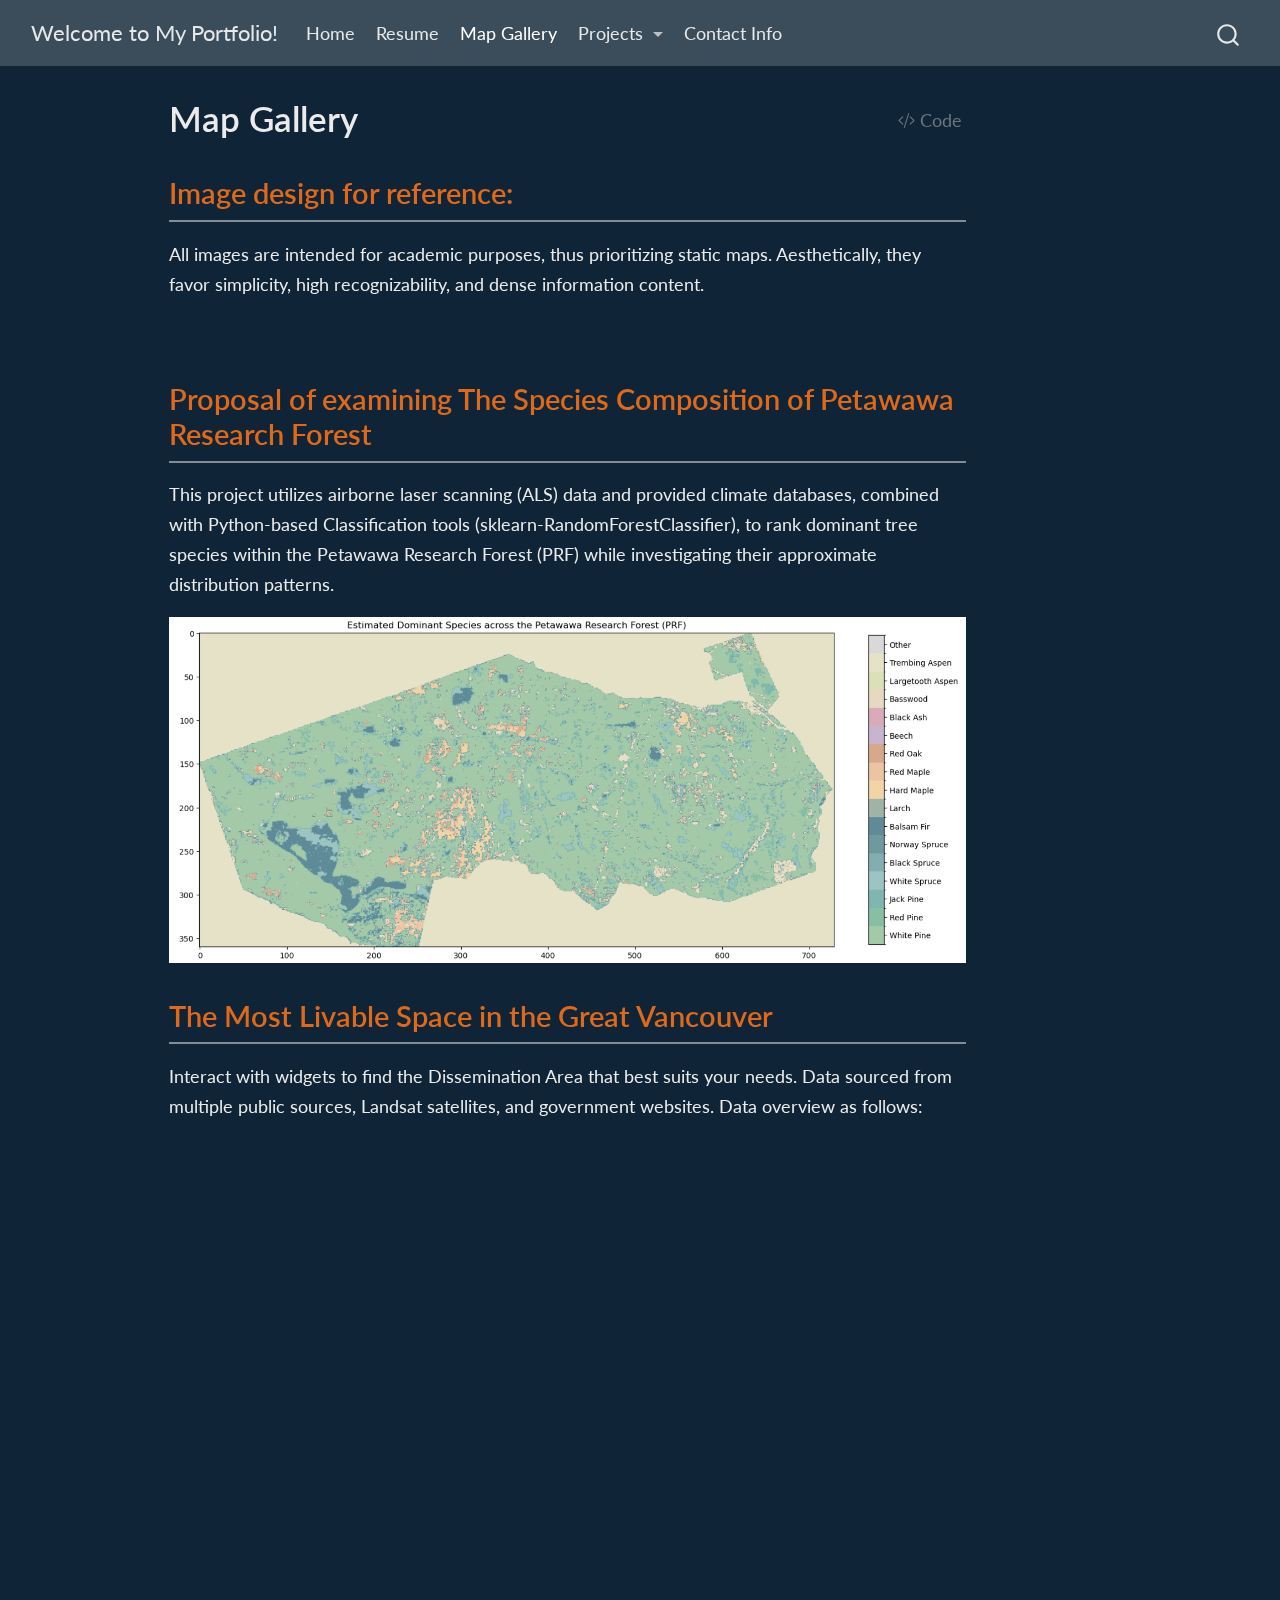
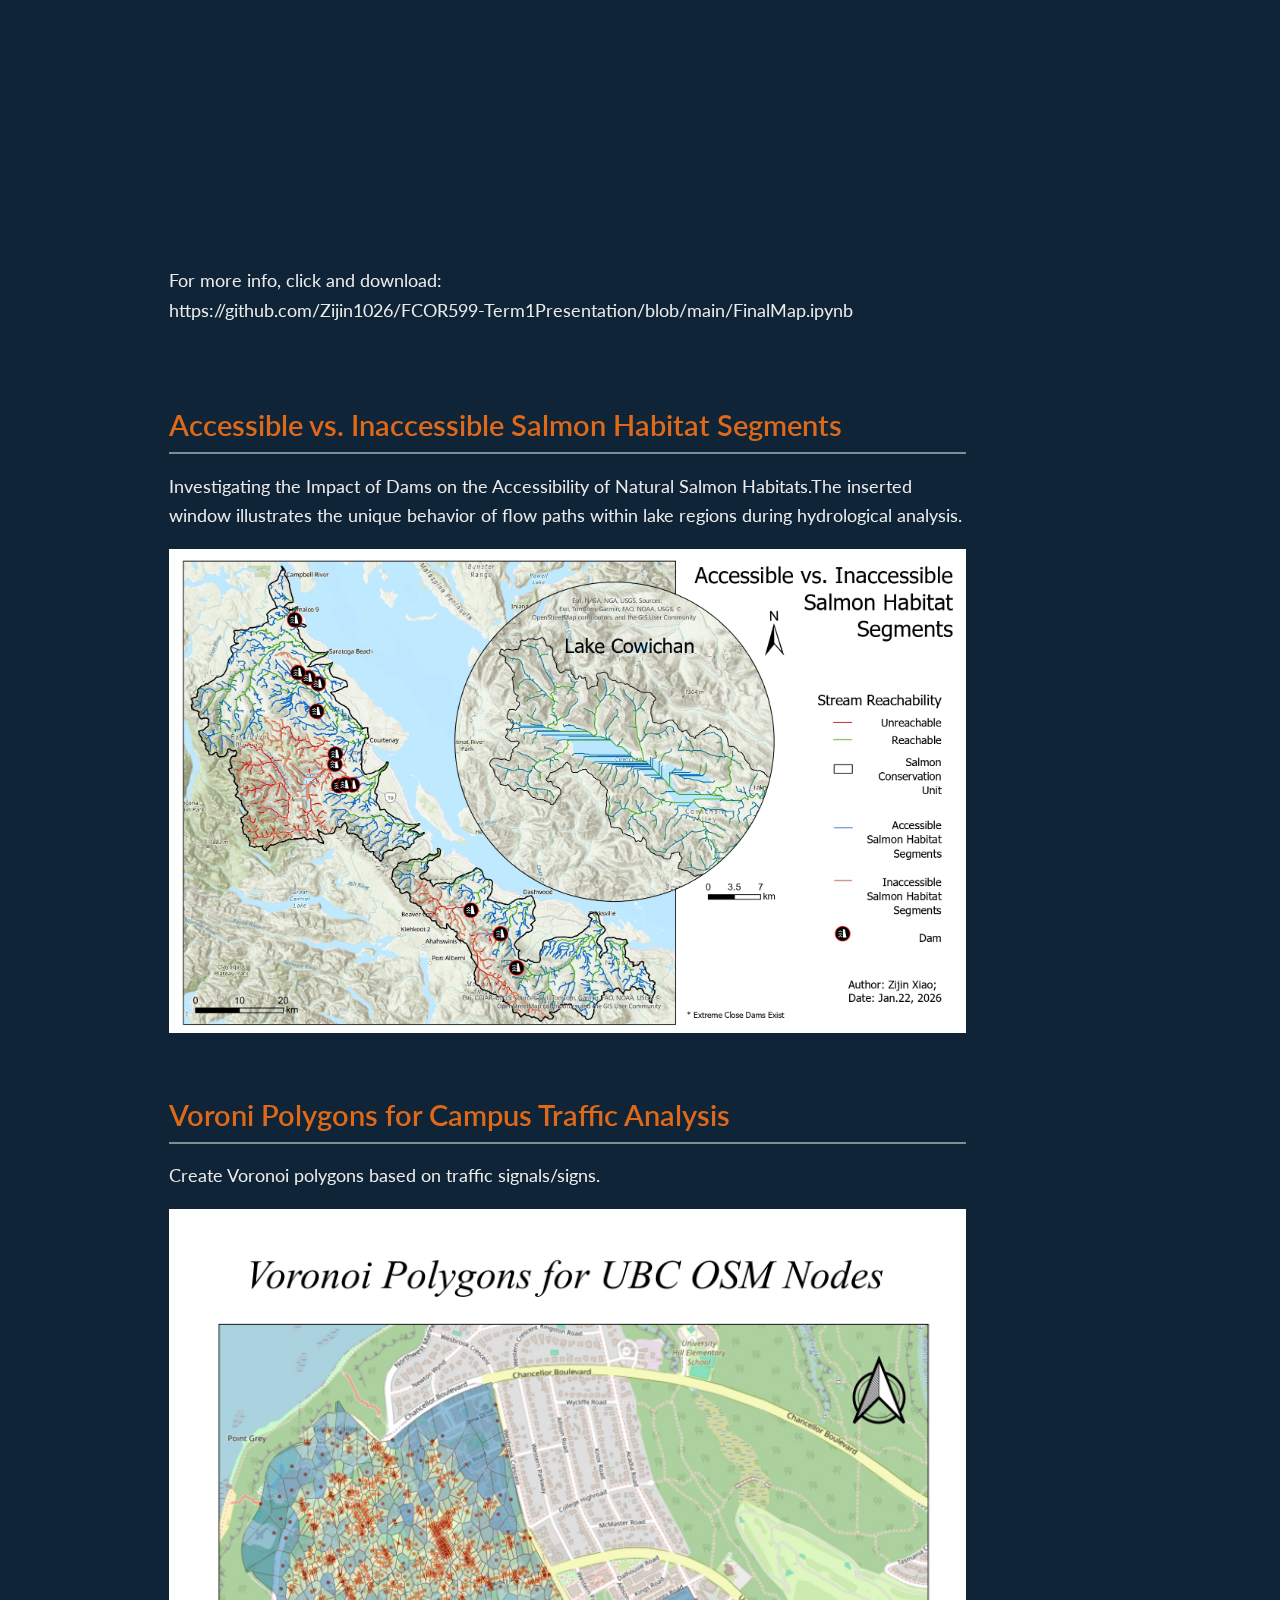
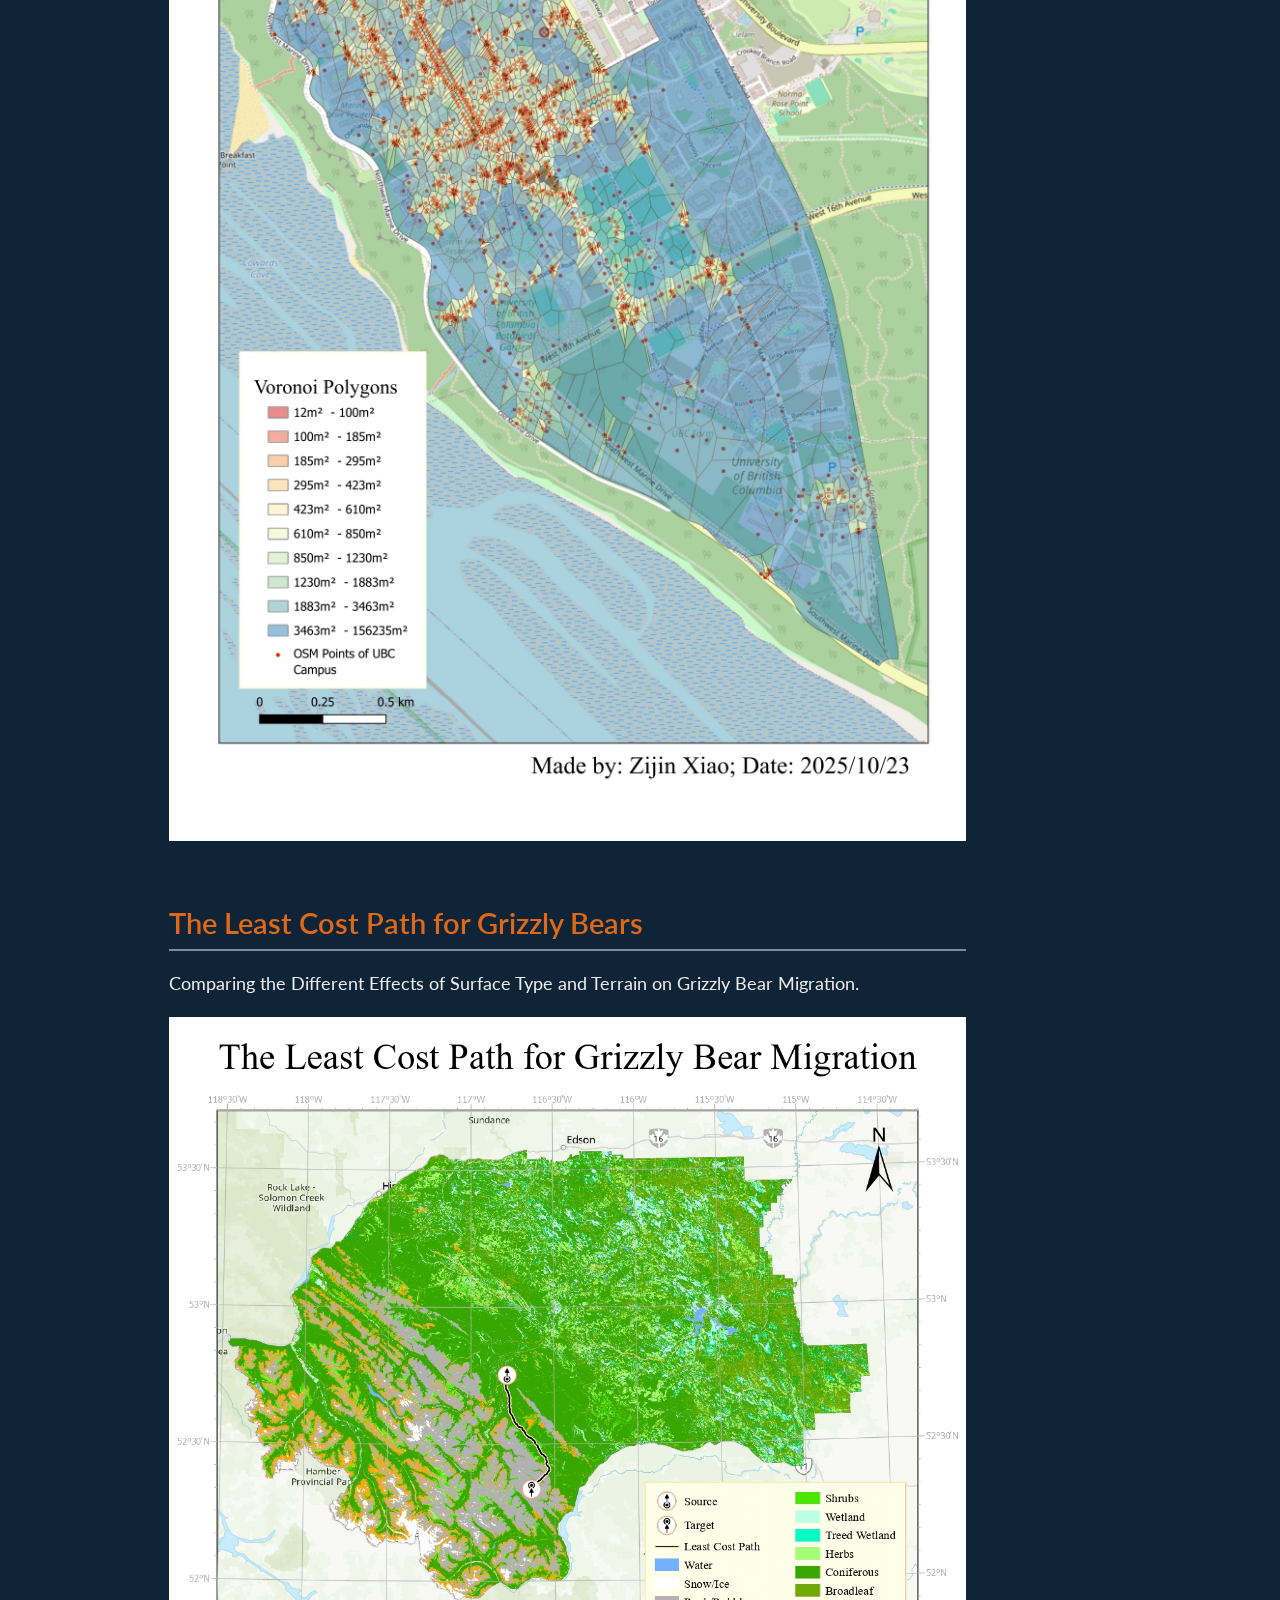
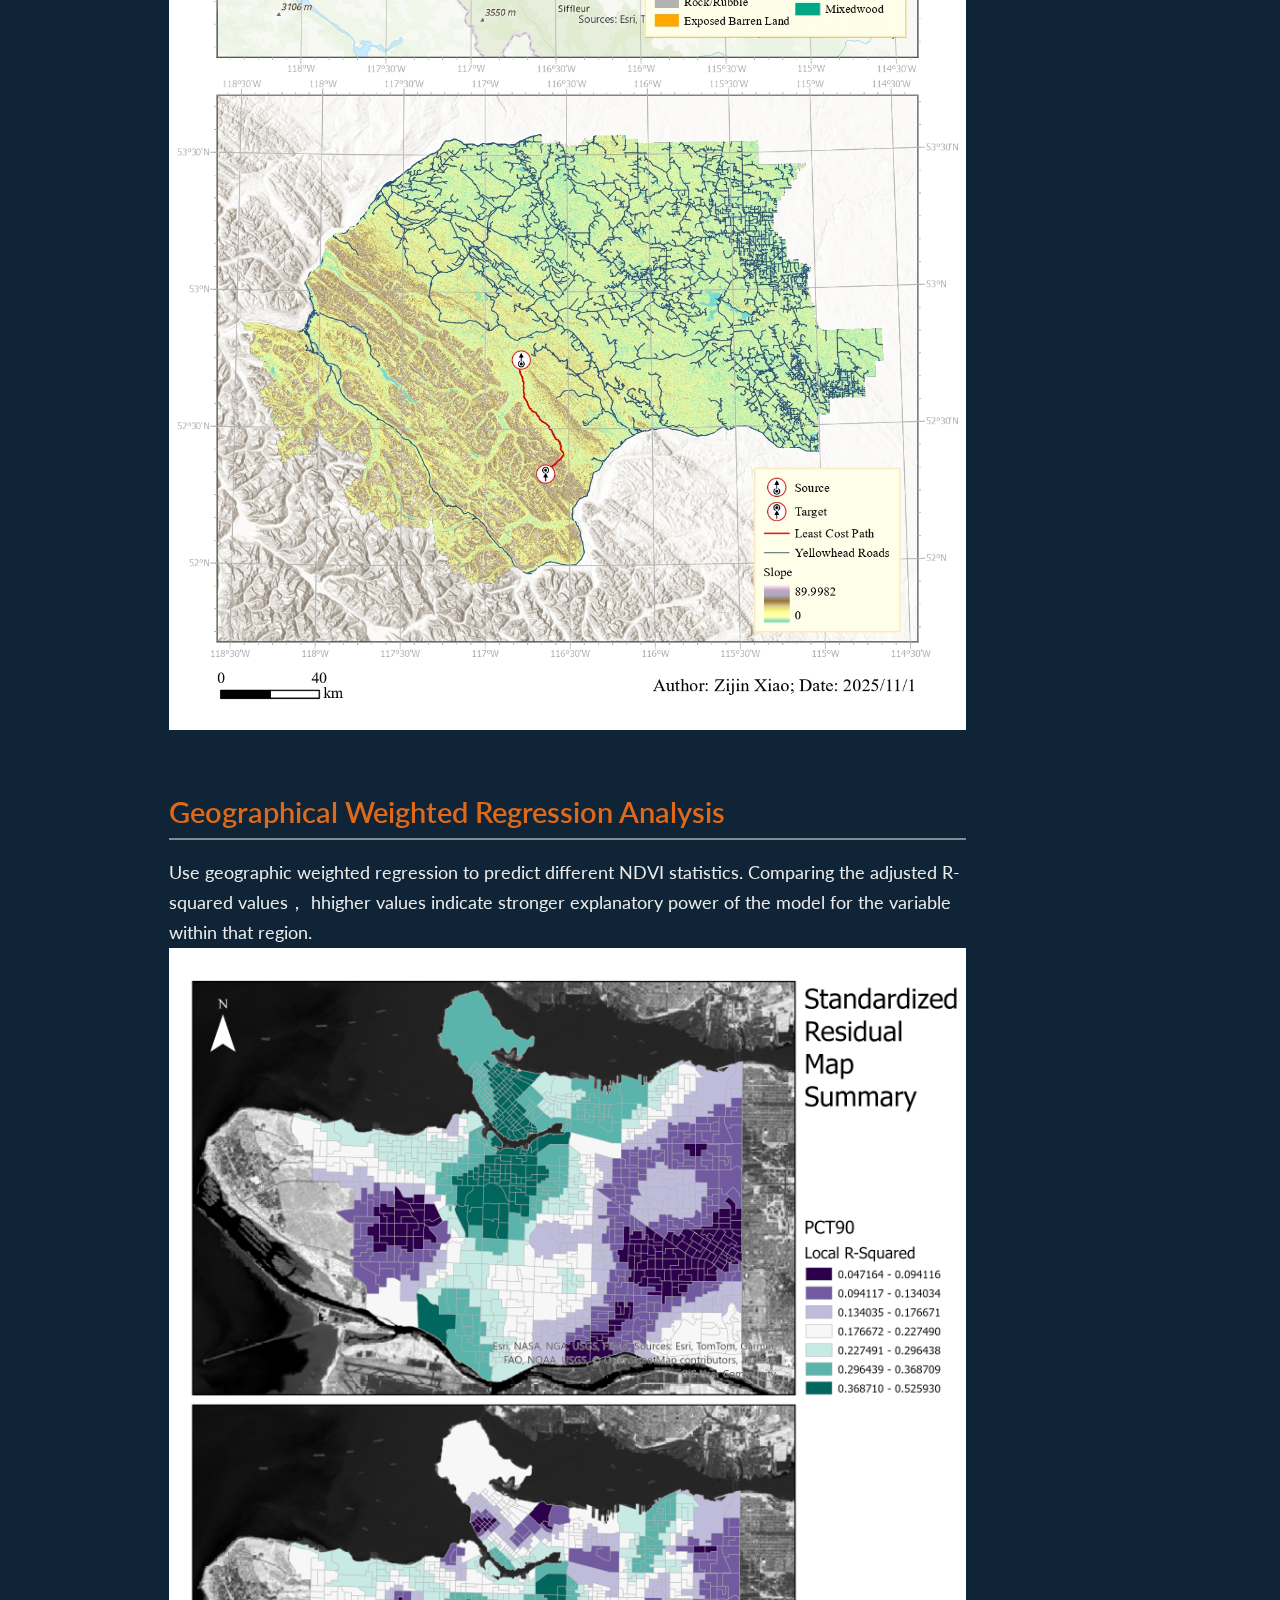
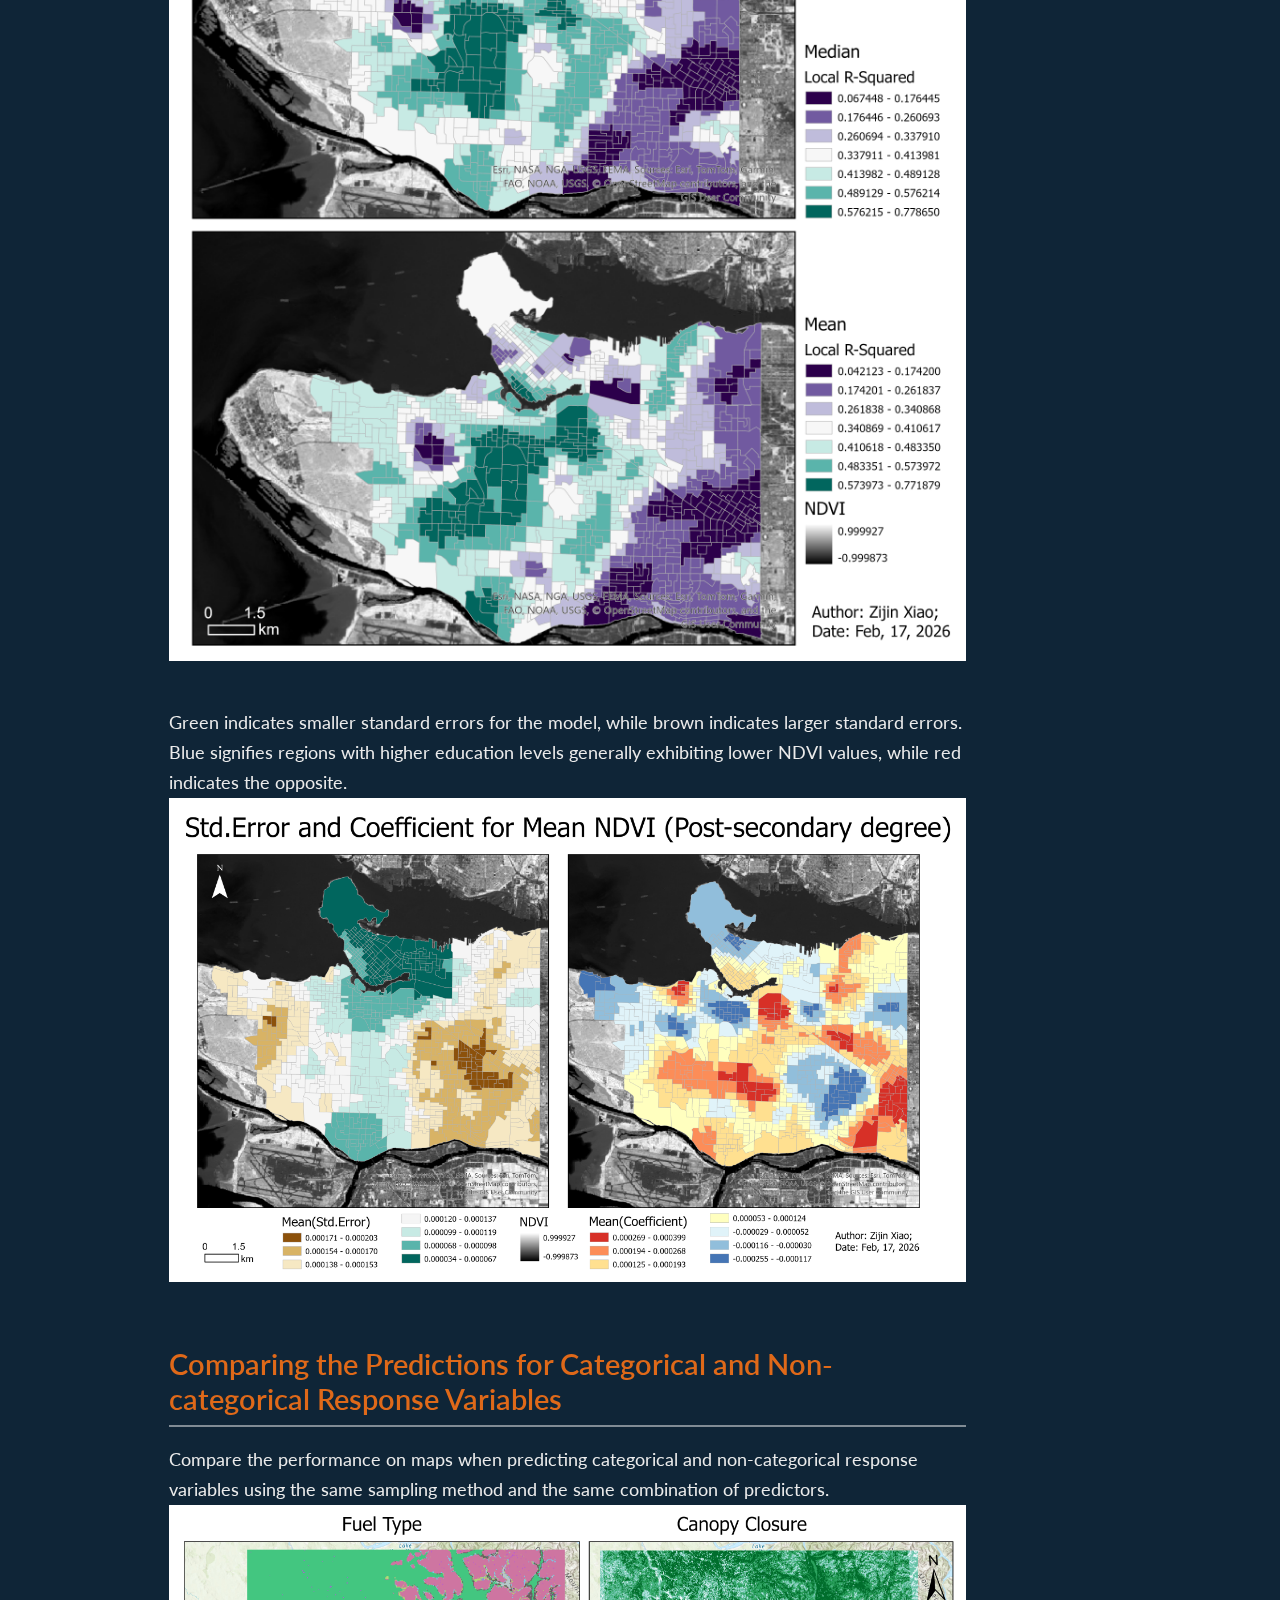
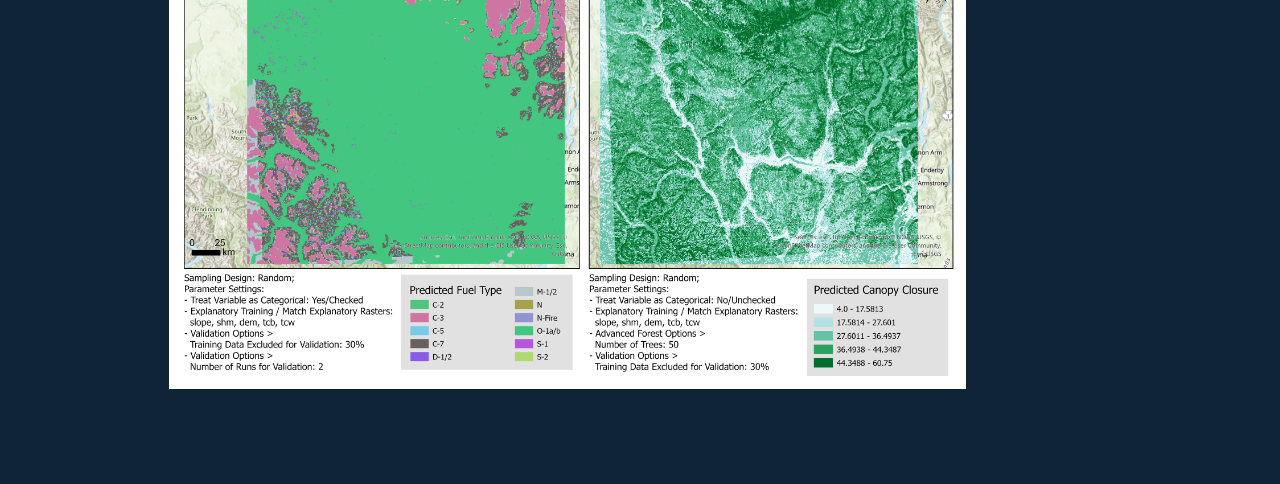
<file: map_gallery.html>
<!DOCTYPE html>
<html xmlns="http://www.w3.org/1999/xhtml" lang="en" xml:lang="en"><head>

<meta charset="utf-8">
<meta name="generator" content="quarto-1.8.27">

<meta name="viewport" content="width=device-width, initial-scale=1.0, user-scalable=yes">


<title>Map Gallery – Welcome to My Portfolio!</title>
<style>
code{white-space: pre-wrap;}
span.smallcaps{font-variant: small-caps;}
div.columns{display: flex; gap: min(4vw, 1.5em);}
div.column{flex: auto; overflow-x: auto;}
div.hanging-indent{margin-left: 1.5em; text-indent: -1.5em;}
ul.task-list{list-style: none;}
ul.task-list li input[type="checkbox"] {
  width: 0.8em;
  margin: 0 0.8em 0.2em -1em; /* quarto-specific, see https://github.com/quarto-dev/quarto-cli/issues/4556 */ 
  vertical-align: middle;
}
/* CSS for syntax highlighting */
html { -webkit-text-size-adjust: 100%; }
pre > code.sourceCode { white-space: pre; position: relative; }
pre > code.sourceCode > span { display: inline-block; line-height: 1.25; }
pre > code.sourceCode > span:empty { height: 1.2em; }
.sourceCode { overflow: visible; }
code.sourceCode > span { color: inherit; text-decoration: inherit; }
div.sourceCode { margin: 1em 0; }
pre.sourceCode { margin: 0; }
@media screen {
div.sourceCode { overflow: auto; }
}
@media print {
pre > code.sourceCode { white-space: pre-wrap; }
pre > code.sourceCode > span { text-indent: -5em; padding-left: 5em; }
}
pre.numberSource code
  { counter-reset: source-line 0; }
pre.numberSource code > span
  { position: relative; left: -4em; counter-increment: source-line; }
pre.numberSource code > span > a:first-child::before
  { content: counter(source-line);
    position: relative; left: -1em; text-align: right; vertical-align: baseline;
    border: none; display: inline-block;
    -webkit-touch-callout: none; -webkit-user-select: none;
    -khtml-user-select: none; -moz-user-select: none;
    -ms-user-select: none; user-select: none;
    padding: 0 4px; width: 4em;
  }
pre.numberSource { margin-left: 3em;  padding-left: 4px; }
div.sourceCode
  {   }
@media screen {
pre > code.sourceCode > span > a:first-child::before { text-decoration: underline; }
}
</style>


<script src="site_libs/quarto-nav/quarto-nav.js"></script>
<script src="site_libs/quarto-nav/headroom.min.js"></script>
<script src="site_libs/clipboard/clipboard.min.js"></script>
<script src="site_libs/quarto-search/autocomplete.umd.js"></script>
<script src="site_libs/quarto-search/fuse.min.js"></script>
<script src="site_libs/quarto-search/quarto-search.js"></script>
<meta name="quarto:offset" content="./">
<script src="site_libs/quarto-html/quarto.js" type="module"></script>
<script src="site_libs/quarto-html/tabsets/tabsets.js" type="module"></script>
<script src="site_libs/quarto-html/axe/axe-check.js" type="module"></script>
<script src="site_libs/quarto-html/popper.min.js"></script>
<script src="site_libs/quarto-html/tippy.umd.min.js"></script>
<script src="site_libs/quarto-html/anchor.min.js"></script>
<link href="site_libs/quarto-html/tippy.css" rel="stylesheet">
<link href="site_libs/quarto-html/quarto-syntax-highlighting-dark-f1aadacce99040138bbb613f9330654f.css" rel="stylesheet" id="quarto-text-highlighting-styles">
<script src="site_libs/bootstrap/bootstrap.min.js"></script>
<link href="site_libs/bootstrap/bootstrap-icons.css" rel="stylesheet">
<link href="site_libs/bootstrap/bootstrap-85dbdca1a1bb438fabdb0314fa8797b4.min.css" rel="stylesheet" append-hash="true" id="quarto-bootstrap" data-mode="dark">
<script id="quarto-search-options" type="application/json">{
  "location": "navbar",
  "copy-button": false,
  "collapse-after": 3,
  "panel-placement": "end",
  "type": "overlay",
  "limit": 50,
  "keyboard-shortcut": [
    "f",
    "/",
    "s"
  ],
  "show-item-context": false,
  "language": {
    "search-no-results-text": "No results",
    "search-matching-documents-text": "matching documents",
    "search-copy-link-title": "Copy link to search",
    "search-hide-matches-text": "Hide additional matches",
    "search-more-match-text": "more match in this document",
    "search-more-matches-text": "more matches in this document",
    "search-clear-button-title": "Clear",
    "search-text-placeholder": "",
    "search-detached-cancel-button-title": "Cancel",
    "search-submit-button-title": "Submit",
    "search-label": "Search"
  }
}</script>
<style>html{ scroll-behavior: smooth; }</style>


<link rel="stylesheet" href="styles.css">
</head>

<body class="nav-fixed quarto-light">

<div id="quarto-search-results"></div>
  <header id="quarto-header" class="headroom fixed-top">
    <nav class="navbar navbar-expand-lg " data-bs-theme="dark">
      <div class="navbar-container container-fluid">
      <div class="navbar-brand-container mx-auto">
    <a class="navbar-brand" href="./index.html">
    <span class="navbar-title">Welcome to My Portfolio!</span>
    </a>
  </div>
            <div id="quarto-search" class="" title="Search"></div>
          <button class="navbar-toggler" type="button" data-bs-toggle="collapse" data-bs-target="#navbarCollapse" aria-controls="navbarCollapse" role="menu" aria-expanded="false" aria-label="Toggle navigation" onclick="if (window.quartoToggleHeadroom) { window.quartoToggleHeadroom(); }">
  <span class="navbar-toggler-icon"></span>
</button>
          <div class="collapse navbar-collapse" id="navbarCollapse">
            <ul class="navbar-nav navbar-nav-scroll me-auto">
  <li class="nav-item">
    <a class="nav-link" href="./index.html"> 
<span class="menu-text">Home</span></a>
  </li>  
  <li class="nav-item">
    <a class="nav-link" href="./resume.html"> 
<span class="menu-text">Resume</span></a>
  </li>  
  <li class="nav-item">
    <a class="nav-link active" href="./map_gallery.html" aria-current="page"> 
<span class="menu-text">Map Gallery</span></a>
  </li>  
  <li class="nav-item dropdown ">
    <a class="nav-link dropdown-toggle" href="#" id="nav-menu-projects" role="link" data-bs-toggle="dropdown" aria-expanded="false">
 <span class="menu-text">Projects</span>
    </a>
    <ul class="dropdown-menu" aria-labelledby="nav-menu-projects">    
        <li>
    <a class="dropdown-item" href="./content_1.html">
 <span class="dropdown-text">Project 1 – Evaluating and Comparing the Performance of VRI Data and LiDAR-derived Stand Metrics across Different Geospatial Features</span></a>
  </li>  
        <li>
    <a class="dropdown-item" href="./content_2.html">
 <span class="dropdown-text">Project 2 – Remote Sensing Used in Smart Urban Settings​</span></a>
  </li>  
        <li>
    <a class="dropdown-item" href="./content_3.html">
 <span class="dropdown-text">Project 3 – Proposing a Method for Mapping Tree Species Across the Petawawa Research Forest Using LiDAR for Forest Inventories”</span></a>
  </li>  
    </ul>
  </li>
  <li class="nav-item">
    <a class="nav-link" href="./contact.html"> 
<span class="menu-text">Contact Info</span></a>
  </li>  
</ul>
          </div> <!-- /navcollapse -->
            <div class="quarto-navbar-tools">
</div>
      </div> <!-- /container-fluid -->
    </nav>
</header>
<!-- content -->
<div id="quarto-content" class="quarto-container page-columns page-rows-contents page-layout-article page-navbar">
<!-- sidebar -->
<!-- margin-sidebar -->
    <div id="quarto-margin-sidebar" class="sidebar margin-sidebar zindex-bottom">
        
    </div>
<!-- main -->
<main class="content" id="quarto-document-content">

<header id="title-block-header" class="quarto-title-block default">
<div class="quarto-title">
<div class="quarto-title-block"><div><h1 class="title">Map Gallery</h1><button type="button" class="btn code-tools-button" id="quarto-code-tools-source"><i class="bi"></i> Code</button></div></div>
</div>



<div class="quarto-title-meta">

    
  
    
  </div>
  


</header>


<h2 class="anchored">
<span class="text-primary">Image design for reference:</span>
</h2>
<p>All images are intended for academic purposes, thus prioritizing static maps. Aesthetically, they favor simplicity, high recognizability, and dense information content.</p>
<p><br></p>
<h2 class="anchored">
<span class="text-primary">Proposal of examining The Species Composition of Petawawa Research Forest</span>
</h2>
<p>This project utilizes airborne laser scanning (ALS) data and provided climate databases, combined with Python-based Classification tools (sklearn-RandomForestClassifier), to rank dominant tree species within the Petawawa Research Forest (PRF) while investigating their approximate distribution patterns.</p>
<p><img src="images/petawawa.png" class="img-fluid" style="width:100.0%"> <br></p>
<h2 class="anchored">
<span class="text-primary">The Most Livable Space in the Great Vancouver</span>
</h2>
<p>Interact with widgets to find the Dissemination Area that best suits your needs. Data sourced from multiple public sources, Landsat satellites, and government websites. Data overview as follows:</p>
<iframe src="https://zijin-xiao.shinyapps.io/DA_Suitability_Explorer_v2/" width="100%" height="700px" style="border:none;">
</iframe>
<p>For more info, click and download: <br> https://github.com/Zijin1026/FCOR599-Term1Presentation/blob/main/FinalMap.ipynb</p>
<p><br></p>
<h2 class="anchored">
<span class="text-primary">Accessible vs.&nbsp;Inaccessible Salmon Habitat Segments</span>
</h2>
<p>Investigating the Impact of Dams on the Accessibility of Natural Salmon Habitats.The inserted window illustrates the unique behavior of flow paths within lake regions during hydrological analysis.</p>
<p><img src="images/Layout_page-0001.jpg" class="img-fluid" style="width:100.0%"> <br> <br></p>
<h2 class="anchored">
<span class="text-primary">Voroni Polygons for Campus Traffic Analysis</span>
</h2>
<p>Create Voronoi polygons based on traffic signals/signs.</p>
<p><img src="images/GEM510_Lab4_page-0001.jpg" class="img-fluid" style="width:100.0%"> <br> <br></p>
<h2 class="anchored">
<span class="text-primary">The Least Cost Path for Grizzly Bears</span>
</h2>
<p>Comparing the Different Effects of Surface Type and Terrain on Grizzly Bear Migration.</p>
<p><img src="images/LeastCostPath_page-0001.jpg" class="img-fluid" style="width:100.0%"><br> <br></p>
<h2 class="anchored">
<span class="text-primary">Geographical Weighted Regression Analysis</span>
</h2>
<p>Use geographic weighted regression to predict different NDVI statistics. Comparing the adjusted R-squared values， hhigher values indicate stronger explanatory power of the model for the variable within that region. <img src="images/R2.jpg" class="img-fluid" style="width:100.0%"> <br> <br></p>
<p>Green indicates smaller standard errors for the model, while brown indicates larger standard errors. Blue signifies regions with higher education levels generally exhibiting lower NDVI values, while red indicates the opposite. <img src="images/C&amp;SE.jpg" class="img-fluid" style="width:100.0%"><br> <br></p>
<h2 class="anchored">
<span class="text-primary">Comparing the Predictions for Categorical and Non-categorical Response Variables</span>
</h2>
<p>Compare the performance on maps when predicting categorical and non-categorical response variables using the same sampling method and the same combination of predictors. <img src="images/Layout.jpg" class="img-fluid" style="width:100.0%"></p>


<!-- -->


</main> <!-- /main -->
<script id="quarto-html-after-body" type="application/javascript">
  window.document.addEventListener("DOMContentLoaded", function (event) {
    const icon = "";
    const anchorJS = new window.AnchorJS();
    anchorJS.options = {
      placement: 'right',
      icon: icon
    };
    anchorJS.add('.anchored');
    const isCodeAnnotation = (el) => {
      for (const clz of el.classList) {
        if (clz.startsWith('code-annotation-')) {                     
          return true;
        }
      }
      return false;
    }
    const onCopySuccess = function(e) {
      // button target
      const button = e.trigger;
      // don't keep focus
      button.blur();
      // flash "checked"
      button.classList.add('code-copy-button-checked');
      var currentTitle = button.getAttribute("title");
      button.setAttribute("title", "Copied!");
      let tooltip;
      if (window.bootstrap) {
        button.setAttribute("data-bs-toggle", "tooltip");
        button.setAttribute("data-bs-placement", "left");
        button.setAttribute("data-bs-title", "Copied!");
        tooltip = new bootstrap.Tooltip(button, 
          { trigger: "manual", 
            customClass: "code-copy-button-tooltip",
            offset: [0, -8]});
        tooltip.show();    
      }
      setTimeout(function() {
        if (tooltip) {
          tooltip.hide();
          button.removeAttribute("data-bs-title");
          button.removeAttribute("data-bs-toggle");
          button.removeAttribute("data-bs-placement");
        }
        button.setAttribute("title", currentTitle);
        button.classList.remove('code-copy-button-checked');
      }, 1000);
      // clear code selection
      e.clearSelection();
    }
    const getTextToCopy = function(trigger) {
      const outerScaffold = trigger.parentElement.cloneNode(true);
      const codeEl = outerScaffold.querySelector('code');
      for (const childEl of codeEl.children) {
        if (isCodeAnnotation(childEl)) {
          childEl.remove();
        }
      }
      return codeEl.innerText;
    }
    const clipboard = new window.ClipboardJS('.code-copy-button:not([data-in-quarto-modal])', {
      text: getTextToCopy
    });
    clipboard.on('success', onCopySuccess);
    if (window.document.getElementById('quarto-embedded-source-code-modal')) {
      const clipboardModal = new window.ClipboardJS('.code-copy-button[data-in-quarto-modal]', {
        text: getTextToCopy,
        container: window.document.getElementById('quarto-embedded-source-code-modal')
      });
      clipboardModal.on('success', onCopySuccess);
    }
    const viewSource = window.document.getElementById('quarto-view-source') ||
                       window.document.getElementById('quarto-code-tools-source');
    if (viewSource) {
      const sourceUrl = viewSource.getAttribute("data-quarto-source-url");
      viewSource.addEventListener("click", function(e) {
        if (sourceUrl) {
          // rstudio viewer pane
          if (/\bcapabilities=\b/.test(window.location)) {
            window.open(sourceUrl);
          } else {
            window.location.href = sourceUrl;
          }
        } else {
          const modal = new bootstrap.Modal(document.getElementById('quarto-embedded-source-code-modal'));
          modal.show();
        }
        return false;
      });
    }
    function toggleCodeHandler(show) {
      return function(e) {
        const detailsSrc = window.document.querySelectorAll(".cell > details > .sourceCode");
        for (let i=0; i<detailsSrc.length; i++) {
          const details = detailsSrc[i].parentElement;
          if (show) {
            details.open = true;
          } else {
            details.removeAttribute("open");
          }
        }
        const cellCodeDivs = window.document.querySelectorAll(".cell > .sourceCode");
        const fromCls = show ? "hidden" : "unhidden";
        const toCls = show ? "unhidden" : "hidden";
        for (let i=0; i<cellCodeDivs.length; i++) {
          const codeDiv = cellCodeDivs[i];
          if (codeDiv.classList.contains(fromCls)) {
            codeDiv.classList.remove(fromCls);
            codeDiv.classList.add(toCls);
          } 
        }
        return false;
      }
    }
    const hideAllCode = window.document.getElementById("quarto-hide-all-code");
    if (hideAllCode) {
      hideAllCode.addEventListener("click", toggleCodeHandler(false));
    }
    const showAllCode = window.document.getElementById("quarto-show-all-code");
    if (showAllCode) {
      showAllCode.addEventListener("click", toggleCodeHandler(true));
    }
      var localhostRegex = new RegExp(/^(?:http|https):\/\/localhost\:?[0-9]*\//);
      var mailtoRegex = new RegExp(/^mailto:/);
        var filterRegex = new RegExp('/' + window.location.host + '/');
      var isInternal = (href) => {
          return filterRegex.test(href) || localhostRegex.test(href) || mailtoRegex.test(href);
      }
      // Inspect non-navigation links and adorn them if external
     var links = window.document.querySelectorAll('a[href]:not(.nav-link):not(.navbar-brand):not(.toc-action):not(.sidebar-link):not(.sidebar-item-toggle):not(.pagination-link):not(.no-external):not([aria-hidden]):not(.dropdown-item):not(.quarto-navigation-tool):not(.about-link)');
      for (var i=0; i<links.length; i++) {
        const link = links[i];
        if (!isInternal(link.href)) {
          // undo the damage that might have been done by quarto-nav.js in the case of
          // links that we want to consider external
          if (link.dataset.originalHref !== undefined) {
            link.href = link.dataset.originalHref;
          }
        }
      }
    function tippyHover(el, contentFn, onTriggerFn, onUntriggerFn) {
      const config = {
        allowHTML: true,
        maxWidth: 500,
        delay: 100,
        arrow: false,
        appendTo: function(el) {
            return el.parentElement;
        },
        interactive: true,
        interactiveBorder: 10,
        theme: 'quarto',
        placement: 'bottom-start',
      };
      if (contentFn) {
        config.content = contentFn;
      }
      if (onTriggerFn) {
        config.onTrigger = onTriggerFn;
      }
      if (onUntriggerFn) {
        config.onUntrigger = onUntriggerFn;
      }
      window.tippy(el, config); 
    }
    const noterefs = window.document.querySelectorAll('a[role="doc-noteref"]');
    for (var i=0; i<noterefs.length; i++) {
      const ref = noterefs[i];
      tippyHover(ref, function() {
        // use id or data attribute instead here
        let href = ref.getAttribute('data-footnote-href') || ref.getAttribute('href');
        try { href = new URL(href).hash; } catch {}
        const id = href.replace(/^#\/?/, "");
        const note = window.document.getElementById(id);
        if (note) {
          return note.innerHTML;
        } else {
          return "";
        }
      });
    }
    const xrefs = window.document.querySelectorAll('a.quarto-xref');
    const processXRef = (id, note) => {
      // Strip column container classes
      const stripColumnClz = (el) => {
        el.classList.remove("page-full", "page-columns");
        if (el.children) {
          for (const child of el.children) {
            stripColumnClz(child);
          }
        }
      }
      stripColumnClz(note)
      if (id === null || id.startsWith('sec-')) {
        // Special case sections, only their first couple elements
        const container = document.createElement("div");
        if (note.children && note.children.length > 2) {
          container.appendChild(note.children[0].cloneNode(true));
          for (let i = 1; i < note.children.length; i++) {
            const child = note.children[i];
            if (child.tagName === "P" && child.innerText === "") {
              continue;
            } else {
              container.appendChild(child.cloneNode(true));
              break;
            }
          }
          if (window.Quarto?.typesetMath) {
            window.Quarto.typesetMath(container);
          }
          return container.innerHTML
        } else {
          if (window.Quarto?.typesetMath) {
            window.Quarto.typesetMath(note);
          }
          return note.innerHTML;
        }
      } else {
        // Remove any anchor links if they are present
        const anchorLink = note.querySelector('a.anchorjs-link');
        if (anchorLink) {
          anchorLink.remove();
        }
        if (window.Quarto?.typesetMath) {
          window.Quarto.typesetMath(note);
        }
        if (note.classList.contains("callout")) {
          return note.outerHTML;
        } else {
          return note.innerHTML;
        }
      }
    }
    for (var i=0; i<xrefs.length; i++) {
      const xref = xrefs[i];
      tippyHover(xref, undefined, function(instance) {
        instance.disable();
        let url = xref.getAttribute('href');
        let hash = undefined; 
        if (url.startsWith('#')) {
          hash = url;
        } else {
          try { hash = new URL(url).hash; } catch {}
        }
        if (hash) {
          const id = hash.replace(/^#\/?/, "");
          const note = window.document.getElementById(id);
          if (note !== null) {
            try {
              const html = processXRef(id, note.cloneNode(true));
              instance.setContent(html);
            } finally {
              instance.enable();
              instance.show();
            }
          } else {
            // See if we can fetch this
            fetch(url.split('#')[0])
            .then(res => res.text())
            .then(html => {
              const parser = new DOMParser();
              const htmlDoc = parser.parseFromString(html, "text/html");
              const note = htmlDoc.getElementById(id);
              if (note !== null) {
                const html = processXRef(id, note);
                instance.setContent(html);
              } 
            }).finally(() => {
              instance.enable();
              instance.show();
            });
          }
        } else {
          // See if we can fetch a full url (with no hash to target)
          // This is a special case and we should probably do some content thinning / targeting
          fetch(url)
          .then(res => res.text())
          .then(html => {
            const parser = new DOMParser();
            const htmlDoc = parser.parseFromString(html, "text/html");
            const note = htmlDoc.querySelector('main.content');
            if (note !== null) {
              // This should only happen for chapter cross references
              // (since there is no id in the URL)
              // remove the first header
              if (note.children.length > 0 && note.children[0].tagName === "HEADER") {
                note.children[0].remove();
              }
              const html = processXRef(null, note);
              instance.setContent(html);
            } 
          }).finally(() => {
            instance.enable();
            instance.show();
          });
        }
      }, function(instance) {
      });
    }
        let selectedAnnoteEl;
        const selectorForAnnotation = ( cell, annotation) => {
          let cellAttr = 'data-code-cell="' + cell + '"';
          let lineAttr = 'data-code-annotation="' +  annotation + '"';
          const selector = 'span[' + cellAttr + '][' + lineAttr + ']';
          return selector;
        }
        const selectCodeLines = (annoteEl) => {
          const doc = window.document;
          const targetCell = annoteEl.getAttribute("data-target-cell");
          const targetAnnotation = annoteEl.getAttribute("data-target-annotation");
          const annoteSpan = window.document.querySelector(selectorForAnnotation(targetCell, targetAnnotation));
          const lines = annoteSpan.getAttribute("data-code-lines").split(",");
          const lineIds = lines.map((line) => {
            return targetCell + "-" + line;
          })
          let top = null;
          let height = null;
          let parent = null;
          if (lineIds.length > 0) {
              //compute the position of the single el (top and bottom and make a div)
              const el = window.document.getElementById(lineIds[0]);
              top = el.offsetTop;
              height = el.offsetHeight;
              parent = el.parentElement.parentElement;
            if (lineIds.length > 1) {
              const lastEl = window.document.getElementById(lineIds[lineIds.length - 1]);
              const bottom = lastEl.offsetTop + lastEl.offsetHeight;
              height = bottom - top;
            }
            if (top !== null && height !== null && parent !== null) {
              // cook up a div (if necessary) and position it 
              let div = window.document.getElementById("code-annotation-line-highlight");
              if (div === null) {
                div = window.document.createElement("div");
                div.setAttribute("id", "code-annotation-line-highlight");
                div.style.position = 'absolute';
                parent.appendChild(div);
              }
              div.style.top = top - 2 + "px";
              div.style.height = height + 4 + "px";
              div.style.left = 0;
              let gutterDiv = window.document.getElementById("code-annotation-line-highlight-gutter");
              if (gutterDiv === null) {
                gutterDiv = window.document.createElement("div");
                gutterDiv.setAttribute("id", "code-annotation-line-highlight-gutter");
                gutterDiv.style.position = 'absolute';
                const codeCell = window.document.getElementById(targetCell);
                const gutter = codeCell.querySelector('.code-annotation-gutter');
                gutter.appendChild(gutterDiv);
              }
              gutterDiv.style.top = top - 2 + "px";
              gutterDiv.style.height = height + 4 + "px";
            }
            selectedAnnoteEl = annoteEl;
          }
        };
        const unselectCodeLines = () => {
          const elementsIds = ["code-annotation-line-highlight", "code-annotation-line-highlight-gutter"];
          elementsIds.forEach((elId) => {
            const div = window.document.getElementById(elId);
            if (div) {
              div.remove();
            }
          });
          selectedAnnoteEl = undefined;
        };
          // Handle positioning of the toggle
      window.addEventListener(
        "resize",
        throttle(() => {
          elRect = undefined;
          if (selectedAnnoteEl) {
            selectCodeLines(selectedAnnoteEl);
          }
        }, 10)
      );
      function throttle(fn, ms) {
      let throttle = false;
      let timer;
        return (...args) => {
          if(!throttle) { // first call gets through
              fn.apply(this, args);
              throttle = true;
          } else { // all the others get throttled
              if(timer) clearTimeout(timer); // cancel #2
              timer = setTimeout(() => {
                fn.apply(this, args);
                timer = throttle = false;
              }, ms);
          }
        };
      }
        // Attach click handler to the DT
        const annoteDls = window.document.querySelectorAll('dt[data-target-cell]');
        for (const annoteDlNode of annoteDls) {
          annoteDlNode.addEventListener('click', (event) => {
            const clickedEl = event.target;
            if (clickedEl !== selectedAnnoteEl) {
              unselectCodeLines();
              const activeEl = window.document.querySelector('dt[data-target-cell].code-annotation-active');
              if (activeEl) {
                activeEl.classList.remove('code-annotation-active');
              }
              selectCodeLines(clickedEl);
              clickedEl.classList.add('code-annotation-active');
            } else {
              // Unselect the line
              unselectCodeLines();
              clickedEl.classList.remove('code-annotation-active');
            }
          });
        }
    const findCites = (el) => {
      const parentEl = el.parentElement;
      if (parentEl) {
        const cites = parentEl.dataset.cites;
        if (cites) {
          return {
            el,
            cites: cites.split(' ')
          };
        } else {
          return findCites(el.parentElement)
        }
      } else {
        return undefined;
      }
    };
    var bibliorefs = window.document.querySelectorAll('a[role="doc-biblioref"]');
    for (var i=0; i<bibliorefs.length; i++) {
      const ref = bibliorefs[i];
      const citeInfo = findCites(ref);
      if (citeInfo) {
        tippyHover(citeInfo.el, function() {
          var popup = window.document.createElement('div');
          citeInfo.cites.forEach(function(cite) {
            var citeDiv = window.document.createElement('div');
            citeDiv.classList.add('hanging-indent');
            citeDiv.classList.add('csl-entry');
            var biblioDiv = window.document.getElementById('ref-' + cite);
            if (biblioDiv) {
              citeDiv.innerHTML = biblioDiv.innerHTML;
            }
            popup.appendChild(citeDiv);
          });
          return popup.innerHTML;
        });
      }
    }
  });
  </script><div class="modal fade" id="quarto-embedded-source-code-modal" tabindex="-1" aria-labelledby="quarto-embedded-source-code-modal-label" aria-hidden="true"><div class="modal-dialog modal-dialog-scrollable"><div class="modal-content"><div class="modal-header"><h5 class="modal-title" id="quarto-embedded-source-code-modal-label">Source Code</h5><button class="btn-close" data-bs-dismiss="modal"></button></div><div class="modal-body"><div class="">
<div class="code-copy-outer-scaffold"><div class="sourceCode" id="cb1" data-shortcodes="false"><pre class="sourceCode markdown code-with-copy"><code class="sourceCode markdown"><span id="cb1-1"><a href="#cb1-1" aria-hidden="true" tabindex="-1"></a><span class="co">---</span></span>
<span id="cb1-2"><a href="#cb1-2" aria-hidden="true" tabindex="-1"></a><span class="an">title:</span><span class="co"> "Map Gallery"</span></span>
<span id="cb1-3"><a href="#cb1-3" aria-hidden="true" tabindex="-1"></a><span class="an">format:</span></span>
<span id="cb1-4"><a href="#cb1-4" aria-hidden="true" tabindex="-1"></a><span class="co">  html:</span></span>
<span id="cb1-5"><a href="#cb1-5" aria-hidden="true" tabindex="-1"></a><span class="co">    theme: superhero</span></span>
<span id="cb1-6"><a href="#cb1-6" aria-hidden="true" tabindex="-1"></a><span class="co">    css: styles.css</span></span>
<span id="cb1-7"><a href="#cb1-7" aria-hidden="true" tabindex="-1"></a><span class="co">    toc: true</span></span>
<span id="cb1-8"><a href="#cb1-8" aria-hidden="true" tabindex="-1"></a><span class="co">    toc-location: right</span></span>
<span id="cb1-9"><a href="#cb1-9" aria-hidden="true" tabindex="-1"></a><span class="co">    toc-title: "On this page"</span></span>
<span id="cb1-10"><a href="#cb1-10" aria-hidden="true" tabindex="-1"></a><span class="co">    toc-depth: 3</span></span>
<span id="cb1-11"><a href="#cb1-11" aria-hidden="true" tabindex="-1"></a><span class="an">editor:</span><span class="co"> </span></span>
<span id="cb1-12"><a href="#cb1-12" aria-hidden="true" tabindex="-1"></a><span class="co">  markdown: </span></span>
<span id="cb1-13"><a href="#cb1-13" aria-hidden="true" tabindex="-1"></a><span class="co">    wrap: 72</span></span>
<span id="cb1-14"><a href="#cb1-14" aria-hidden="true" tabindex="-1"></a><span class="co">---</span></span>
<span id="cb1-15"><a href="#cb1-15" aria-hidden="true" tabindex="-1"></a><span class="dt">&lt;</span><span class="kw">h2</span><span class="dt">&gt;</span><span class="co">[</span><span class="ot">Image design for reference:</span><span class="co">]</span>{.text-primary}<span class="dt">&lt;/</span><span class="kw">h2</span><span class="dt">&gt;</span></span>
<span id="cb1-16"><a href="#cb1-16" aria-hidden="true" tabindex="-1"></a></span>
<span id="cb1-17"><a href="#cb1-17" aria-hidden="true" tabindex="-1"></a>All images are intended for academic purposes, thus prioritizing static</span>
<span id="cb1-18"><a href="#cb1-18" aria-hidden="true" tabindex="-1"></a>maps. Aesthetically, they favor simplicity, high recognizability, and</span>
<span id="cb1-19"><a href="#cb1-19" aria-hidden="true" tabindex="-1"></a>dense information content.</span>
<span id="cb1-20"><a href="#cb1-20" aria-hidden="true" tabindex="-1"></a></span>
<span id="cb1-21"><a href="#cb1-21" aria-hidden="true" tabindex="-1"></a><span class="dt">&lt;</span><span class="kw">br</span><span class="dt">&gt;</span></span>
<span id="cb1-22"><a href="#cb1-22" aria-hidden="true" tabindex="-1"></a></span>
<span id="cb1-23"><a href="#cb1-23" aria-hidden="true" tabindex="-1"></a></span>
<span id="cb1-24"><a href="#cb1-24" aria-hidden="true" tabindex="-1"></a><span class="dt">&lt;</span><span class="kw">h2</span><span class="dt">&gt;</span>[Proposal of examining The Species Composition of Petawawa Research</span>
<span id="cb1-25"><a href="#cb1-25" aria-hidden="true" tabindex="-1"></a>Forest]{.text-primary}<span class="dt">&lt;/</span><span class="kw">h2</span><span class="dt">&gt;</span></span>
<span id="cb1-26"><a href="#cb1-26" aria-hidden="true" tabindex="-1"></a></span>
<span id="cb1-27"><a href="#cb1-27" aria-hidden="true" tabindex="-1"></a>This project utilizes airborne laser scanning (ALS) data and provided</span>
<span id="cb1-28"><a href="#cb1-28" aria-hidden="true" tabindex="-1"></a>climate databases, combined with Python-based Classification tools</span>
<span id="cb1-29"><a href="#cb1-29" aria-hidden="true" tabindex="-1"></a>(sklearn-RandomForestClassifier), to rank dominant tree species within</span>
<span id="cb1-30"><a href="#cb1-30" aria-hidden="true" tabindex="-1"></a>the Petawawa Research Forest (PRF) while investigating their approximate</span>
<span id="cb1-31"><a href="#cb1-31" aria-hidden="true" tabindex="-1"></a>distribution patterns.</span>
<span id="cb1-32"><a href="#cb1-32" aria-hidden="true" tabindex="-1"></a></span>
<span id="cb1-33"><a href="#cb1-33" aria-hidden="true" tabindex="-1"></a><span class="al">![](images/petawawa.png)</span>{width="100%"}</span>
<span id="cb1-34"><a href="#cb1-34" aria-hidden="true" tabindex="-1"></a><span class="dt">&lt;</span><span class="kw">br</span><span class="dt">&gt;</span></span>
<span id="cb1-35"><a href="#cb1-35" aria-hidden="true" tabindex="-1"></a></span>
<span id="cb1-36"><a href="#cb1-36" aria-hidden="true" tabindex="-1"></a></span>
<span id="cb1-37"><a href="#cb1-37" aria-hidden="true" tabindex="-1"></a><span class="dt">&lt;</span><span class="kw">h2</span><span class="dt">&gt;</span><span class="co">[</span><span class="ot">The Most Livable Space in the Great Vancouver</span><span class="co">]</span>{.text-primary}<span class="dt">&lt;/</span><span class="kw">h2</span><span class="dt">&gt;</span></span>
<span id="cb1-38"><a href="#cb1-38" aria-hidden="true" tabindex="-1"></a></span>
<span id="cb1-39"><a href="#cb1-39" aria-hidden="true" tabindex="-1"></a>Interact with widgets to find the Dissemination Area that best suits</span>
<span id="cb1-40"><a href="#cb1-40" aria-hidden="true" tabindex="-1"></a>your needs. Data sourced from multiple public sources, Landsat</span>
<span id="cb1-41"><a href="#cb1-41" aria-hidden="true" tabindex="-1"></a>satellites, and government websites. Data overview as follows:</span>
<span id="cb1-42"><a href="#cb1-42" aria-hidden="true" tabindex="-1"></a></span>
<span id="cb1-43"><a href="#cb1-43" aria-hidden="true" tabindex="-1"></a><span class="dt">&lt;</span><span class="kw">iframe</span><span class="ot"> </span></span>
<span id="cb1-44"><a href="#cb1-44" aria-hidden="true" tabindex="-1"></a><span class="ot">  src</span><span class="op">=</span><span class="st">"https://zijin-xiao.shinyapps.io/DA_Suitability_Explorer_v2/"</span></span>
<span id="cb1-45"><a href="#cb1-45" aria-hidden="true" tabindex="-1"></a><span class="ot">  width</span><span class="op">=</span><span class="st">"100%"</span><span class="ot"> </span></span>
<span id="cb1-46"><a href="#cb1-46" aria-hidden="true" tabindex="-1"></a><span class="ot">  height</span><span class="op">=</span><span class="st">"700px"</span></span>
<span id="cb1-47"><a href="#cb1-47" aria-hidden="true" tabindex="-1"></a><span class="ot">  style</span><span class="op">=</span><span class="st">"border:none;"</span><span class="dt">&gt;</span></span>
<span id="cb1-48"><a href="#cb1-48" aria-hidden="true" tabindex="-1"></a><span class="dt">&lt;/</span><span class="kw">iframe</span><span class="dt">&gt;</span></span>
<span id="cb1-49"><a href="#cb1-49" aria-hidden="true" tabindex="-1"></a></span>
<span id="cb1-50"><a href="#cb1-50" aria-hidden="true" tabindex="-1"></a>For more info, click and download: <span class="dt">&lt;</span><span class="kw">br</span><span class="dt">&gt;</span></span>
<span id="cb1-51"><a href="#cb1-51" aria-hidden="true" tabindex="-1"></a>https://github.com/Zijin1026/FCOR599-Term1Presentation/blob/main/FinalMap.ipynb</span>
<span id="cb1-52"><a href="#cb1-52" aria-hidden="true" tabindex="-1"></a></span>
<span id="cb1-53"><a href="#cb1-53" aria-hidden="true" tabindex="-1"></a></span>
<span id="cb1-54"><a href="#cb1-54" aria-hidden="true" tabindex="-1"></a><span class="dt">&lt;</span><span class="kw">br</span><span class="dt">&gt;</span></span>
<span id="cb1-55"><a href="#cb1-55" aria-hidden="true" tabindex="-1"></a></span>
<span id="cb1-56"><a href="#cb1-56" aria-hidden="true" tabindex="-1"></a></span>
<span id="cb1-57"><a href="#cb1-57" aria-hidden="true" tabindex="-1"></a></span>
<span id="cb1-58"><a href="#cb1-58" aria-hidden="true" tabindex="-1"></a></span>
<span id="cb1-59"><a href="#cb1-59" aria-hidden="true" tabindex="-1"></a></span>
<span id="cb1-60"><a href="#cb1-60" aria-hidden="true" tabindex="-1"></a></span>
<span id="cb1-61"><a href="#cb1-61" aria-hidden="true" tabindex="-1"></a><span class="dt">&lt;</span><span class="kw">h2</span><span class="dt">&gt;</span><span class="co">[</span><span class="ot">Accessible vs. Inaccessible Salmon Habitat Segments</span><span class="co">]</span>{.text-primary}<span class="dt">&lt;/</span><span class="kw">h2</span><span class="dt">&gt;</span></span>
<span id="cb1-62"><a href="#cb1-62" aria-hidden="true" tabindex="-1"></a>Investigating the Impact of Dams on the Accessibility of Natural Salmon Habitats.The inserted window illustrates the unique behavior of flow paths within lake regions during hydrological analysis.</span>
<span id="cb1-63"><a href="#cb1-63" aria-hidden="true" tabindex="-1"></a></span>
<span id="cb1-64"><a href="#cb1-64" aria-hidden="true" tabindex="-1"></a><span class="al">![](images/Layout_page-0001.jpg)</span>{width="100%"} <span class="dt">&lt;</span><span class="kw">br</span><span class="dt">&gt;</span></span>
<span id="cb1-65"><a href="#cb1-65" aria-hidden="true" tabindex="-1"></a><span class="dt">&lt;</span><span class="kw">br</span><span class="dt">&gt;</span></span>
<span id="cb1-66"><a href="#cb1-66" aria-hidden="true" tabindex="-1"></a></span>
<span id="cb1-67"><a href="#cb1-67" aria-hidden="true" tabindex="-1"></a></span>
<span id="cb1-68"><a href="#cb1-68" aria-hidden="true" tabindex="-1"></a><span class="dt">&lt;</span><span class="kw">h2</span><span class="dt">&gt;</span><span class="co">[</span><span class="ot">Voroni Polygons for Campus Traffic Analysis</span><span class="co">]</span>{.text-primary}<span class="dt">&lt;/</span><span class="kw">h2</span><span class="dt">&gt;</span></span>
<span id="cb1-69"><a href="#cb1-69" aria-hidden="true" tabindex="-1"></a>Create Voronoi polygons based on traffic signals/signs.</span>
<span id="cb1-70"><a href="#cb1-70" aria-hidden="true" tabindex="-1"></a></span>
<span id="cb1-71"><a href="#cb1-71" aria-hidden="true" tabindex="-1"></a><span class="al">![](images/GEM510_Lab4_page-0001.jpg)</span>{width="100%"} <span class="dt">&lt;</span><span class="kw">br</span><span class="dt">&gt;</span></span>
<span id="cb1-72"><a href="#cb1-72" aria-hidden="true" tabindex="-1"></a><span class="dt">&lt;</span><span class="kw">br</span><span class="dt">&gt;</span></span>
<span id="cb1-73"><a href="#cb1-73" aria-hidden="true" tabindex="-1"></a></span>
<span id="cb1-74"><a href="#cb1-74" aria-hidden="true" tabindex="-1"></a><span class="dt">&lt;</span><span class="kw">h2</span><span class="dt">&gt;</span><span class="co">[</span><span class="ot">The Least Cost Path for Grizzly Bears</span><span class="co">]</span>{.text-primary}<span class="dt">&lt;/</span><span class="kw">h2</span><span class="dt">&gt;</span></span>
<span id="cb1-75"><a href="#cb1-75" aria-hidden="true" tabindex="-1"></a>Comparing the Different Effects of Surface Type and Terrain on Grizzly Bear Migration.</span>
<span id="cb1-76"><a href="#cb1-76" aria-hidden="true" tabindex="-1"></a></span>
<span id="cb1-77"><a href="#cb1-77" aria-hidden="true" tabindex="-1"></a><span class="al">![](images/LeastCostPath_page-0001.jpg)</span>{width="100%"}<span class="dt">&lt;</span><span class="kw">br</span><span class="dt">&gt;</span></span>
<span id="cb1-78"><a href="#cb1-78" aria-hidden="true" tabindex="-1"></a><span class="dt">&lt;</span><span class="kw">br</span><span class="dt">&gt;</span></span>
<span id="cb1-79"><a href="#cb1-79" aria-hidden="true" tabindex="-1"></a></span>
<span id="cb1-80"><a href="#cb1-80" aria-hidden="true" tabindex="-1"></a><span class="dt">&lt;</span><span class="kw">h2</span><span class="dt">&gt;</span><span class="co">[</span><span class="ot">Geographical Weighted Regression Analysis</span><span class="co">]</span>{.text-primary}<span class="dt">&lt;/</span><span class="kw">h2</span><span class="dt">&gt;</span></span>
<span id="cb1-81"><a href="#cb1-81" aria-hidden="true" tabindex="-1"></a>Use geographic weighted regression to predict different NDVI statistics. Comparing the adjusted R-squared values， hhigher values indicate stronger explanatory power of the model for the variable within that region.</span>
<span id="cb1-82"><a href="#cb1-82" aria-hidden="true" tabindex="-1"></a><span class="al">![](images/R2.jpg)</span>{width="100%"} <span class="dt">&lt;</span><span class="kw">br</span><span class="dt">&gt;</span> </span>
<span id="cb1-83"><a href="#cb1-83" aria-hidden="true" tabindex="-1"></a><span class="dt">&lt;</span><span class="kw">br</span><span class="dt">&gt;</span> </span>
<span id="cb1-84"><a href="#cb1-84" aria-hidden="true" tabindex="-1"></a></span>
<span id="cb1-85"><a href="#cb1-85" aria-hidden="true" tabindex="-1"></a>Green indicates smaller standard errors for the model, while brown indicates larger standard errors. Blue signifies regions with higher education levels generally exhibiting lower NDVI values, while red indicates the opposite.</span>
<span id="cb1-86"><a href="#cb1-86" aria-hidden="true" tabindex="-1"></a><span class="al">![](images/C&amp;SE.jpg)</span>{width="100%"}<span class="dt">&lt;</span><span class="kw">br</span><span class="dt">&gt;</span></span>
<span id="cb1-87"><a href="#cb1-87" aria-hidden="true" tabindex="-1"></a><span class="dt">&lt;</span><span class="kw">br</span><span class="dt">&gt;</span> </span>
<span id="cb1-88"><a href="#cb1-88" aria-hidden="true" tabindex="-1"></a></span>
<span id="cb1-89"><a href="#cb1-89" aria-hidden="true" tabindex="-1"></a><span class="dt">&lt;</span><span class="kw">h2</span><span class="dt">&gt;</span><span class="co">[</span><span class="ot">Comparing the Predictions for Categorical and Non-categorical Response Variables</span><span class="co">]</span>{.text-primary}<span class="dt">&lt;/</span><span class="kw">h2</span><span class="dt">&gt;</span></span>
<span id="cb1-90"><a href="#cb1-90" aria-hidden="true" tabindex="-1"></a>Compare the performance on maps when predicting categorical and non-categorical response variables using the same sampling method and the same combination of predictors.</span>
<span id="cb1-91"><a href="#cb1-91" aria-hidden="true" tabindex="-1"></a><span class="al">![](images/Layout.jpg)</span>{width="100%"}</span></code></pre></div><button title="Copy to Clipboard" class="code-copy-button" data-in-quarto-modal=""><i class="bi"></i></button></div>
</div></div></div></div></div>
</div> <!-- /content -->




<script src="site_libs/quarto-html/zenscroll-min.js"></script>
</body></html>
</file>
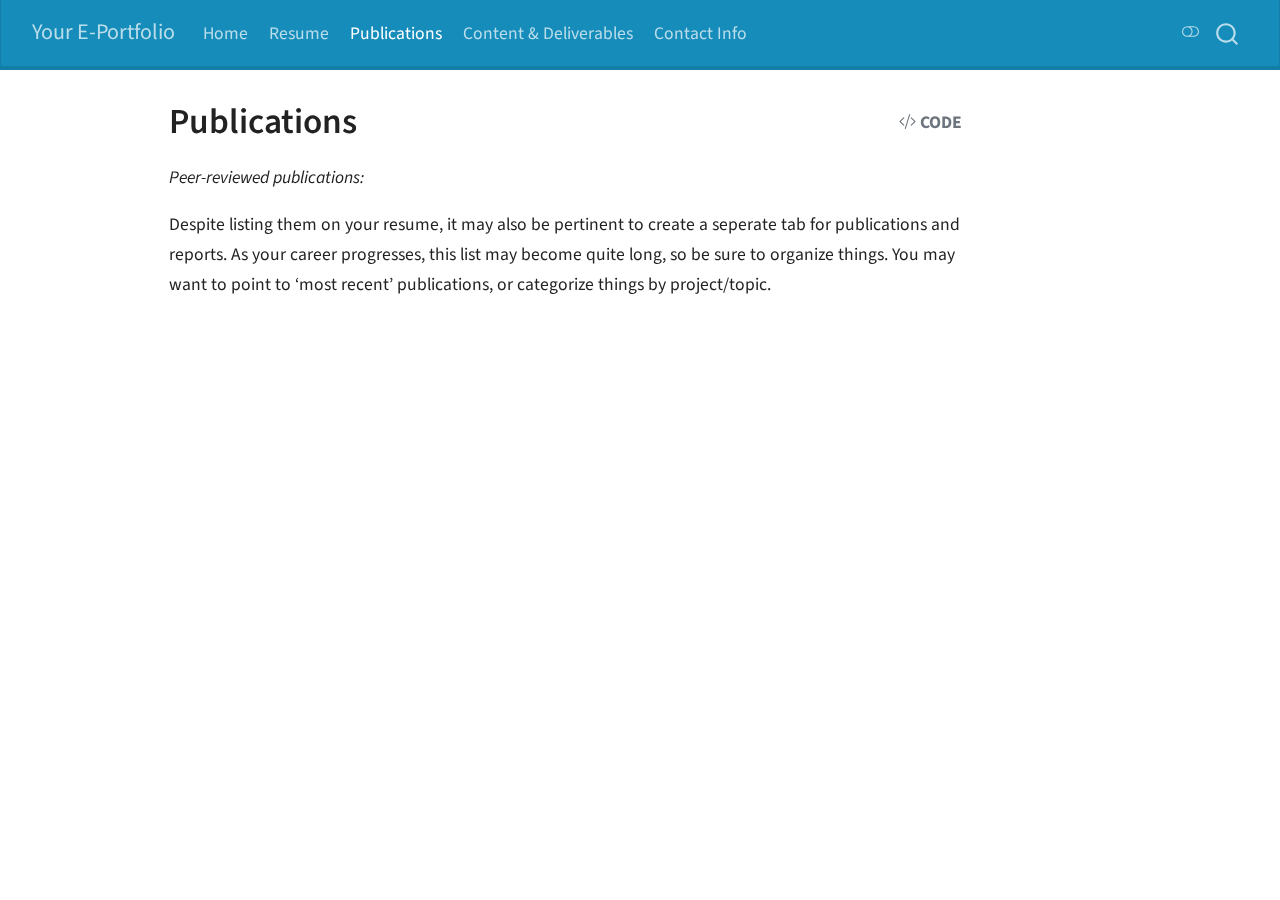
<file: publications.html>
<!DOCTYPE html>
<html xmlns="http://www.w3.org/1999/xhtml" lang="en" xml:lang="en"><head>

<meta charset="utf-8">
<meta name="generator" content="quarto-1.8.27">

<meta name="viewport" content="width=device-width, initial-scale=1.0, user-scalable=yes">


<title>Publications – Your E-Portfolio</title>
<style>
code{white-space: pre-wrap;}
span.smallcaps{font-variant: small-caps;}
div.columns{display: flex; gap: min(4vw, 1.5em);}
div.column{flex: auto; overflow-x: auto;}
div.hanging-indent{margin-left: 1.5em; text-indent: -1.5em;}
ul.task-list{list-style: none;}
ul.task-list li input[type="checkbox"] {
  width: 0.8em;
  margin: 0 0.8em 0.2em -1em; /* quarto-specific, see https://github.com/quarto-dev/quarto-cli/issues/4556 */ 
  vertical-align: middle;
}
/* CSS for syntax highlighting */
html { -webkit-text-size-adjust: 100%; }
pre > code.sourceCode { white-space: pre; position: relative; }
pre > code.sourceCode > span { display: inline-block; line-height: 1.25; }
pre > code.sourceCode > span:empty { height: 1.2em; }
.sourceCode { overflow: visible; }
code.sourceCode > span { color: inherit; text-decoration: inherit; }
div.sourceCode { margin: 1em 0; }
pre.sourceCode { margin: 0; }
@media screen {
div.sourceCode { overflow: auto; }
}
@media print {
pre > code.sourceCode { white-space: pre-wrap; }
pre > code.sourceCode > span { text-indent: -5em; padding-left: 5em; }
}
pre.numberSource code
  { counter-reset: source-line 0; }
pre.numberSource code > span
  { position: relative; left: -4em; counter-increment: source-line; }
pre.numberSource code > span > a:first-child::before
  { content: counter(source-line);
    position: relative; left: -1em; text-align: right; vertical-align: baseline;
    border: none; display: inline-block;
    -webkit-touch-callout: none; -webkit-user-select: none;
    -khtml-user-select: none; -moz-user-select: none;
    -ms-user-select: none; user-select: none;
    padding: 0 4px; width: 4em;
  }
pre.numberSource { margin-left: 3em;  padding-left: 4px; }
div.sourceCode
  {   }
@media screen {
pre > code.sourceCode > span > a:first-child::before { text-decoration: underline; }
}
</style>


<script src="site_libs/quarto-nav/quarto-nav.js"></script>
<script src="site_libs/quarto-nav/headroom.min.js"></script>
<script src="site_libs/clipboard/clipboard.min.js"></script>
<script src="site_libs/quarto-search/autocomplete.umd.js"></script>
<script src="site_libs/quarto-search/fuse.min.js"></script>
<script src="site_libs/quarto-search/quarto-search.js"></script>
<meta name="quarto:offset" content="./">
<script src="site_libs/quarto-html/quarto.js" type="module"></script>
<script src="site_libs/quarto-html/tabsets/tabsets.js" type="module"></script>
<script src="site_libs/quarto-html/axe/axe-check.js" type="module"></script>
<script src="site_libs/quarto-html/popper.min.js"></script>
<script src="site_libs/quarto-html/tippy.umd.min.js"></script>
<script src="site_libs/quarto-html/anchor.min.js"></script>
<link href="site_libs/quarto-html/tippy.css" rel="stylesheet">
<link href="site_libs/quarto-html/quarto-syntax-highlighting-8b4baf804e461d9b72633f0de59a0cac.css" rel="stylesheet" class="quarto-color-scheme" id="quarto-text-highlighting-styles">
<link href="site_libs/quarto-html/quarto-syntax-highlighting-dark-f1aadacce99040138bbb613f9330654f.css" rel="stylesheet" class="quarto-color-scheme quarto-color-alternate" id="quarto-text-highlighting-styles">
<link href="site_libs/quarto-html/quarto-syntax-highlighting-8b4baf804e461d9b72633f0de59a0cac.css" rel="stylesheet" class="quarto-color-scheme-extra" id="quarto-text-highlighting-styles">
<script src="site_libs/bootstrap/bootstrap.min.js"></script>
<link href="site_libs/bootstrap/bootstrap-icons.css" rel="stylesheet">
<link href="site_libs/bootstrap/bootstrap-7482a6611ea609a5677f12b79197c5fd.min.css" rel="stylesheet" append-hash="true" class="quarto-color-scheme" id="quarto-bootstrap" data-mode="light">
<link href="site_libs/bootstrap/bootstrap-dark-3a4fa790efd35dc03276be00bc45fd5b.min.css" rel="stylesheet" append-hash="true" class="quarto-color-scheme quarto-color-alternate" id="quarto-bootstrap" data-mode="dark">
<link href="site_libs/bootstrap/bootstrap-7482a6611ea609a5677f12b79197c5fd.min.css" rel="stylesheet" append-hash="true" class="quarto-color-scheme-extra" id="quarto-bootstrap" data-mode="light">
<script id="quarto-search-options" type="application/json">{
  "location": "navbar",
  "copy-button": false,
  "collapse-after": 3,
  "panel-placement": "end",
  "type": "overlay",
  "limit": 50,
  "keyboard-shortcut": [
    "f",
    "/",
    "s"
  ],
  "show-item-context": false,
  "language": {
    "search-no-results-text": "No results",
    "search-matching-documents-text": "matching documents",
    "search-copy-link-title": "Copy link to search",
    "search-hide-matches-text": "Hide additional matches",
    "search-more-match-text": "more match in this document",
    "search-more-matches-text": "more matches in this document",
    "search-clear-button-title": "Clear",
    "search-text-placeholder": "",
    "search-detached-cancel-button-title": "Cancel",
    "search-submit-button-title": "Submit",
    "search-label": "Search"
  }
}</script>
<style>html{ scroll-behavior: smooth; }</style>


<link rel="stylesheet" href="styles.css">
</head>

<body class="nav-fixed quarto-light"><script id="quarto-html-before-body" type="application/javascript">
    const toggleBodyColorMode = (bsSheetEl) => {
      const mode = bsSheetEl.getAttribute("data-mode");
      const bodyEl = window.document.querySelector("body");
      if (mode === "dark") {
        bodyEl.classList.add("quarto-dark");
        bodyEl.classList.remove("quarto-light");
      } else {
        bodyEl.classList.add("quarto-light");
        bodyEl.classList.remove("quarto-dark");
      }
    }
    const toggleBodyColorPrimary = () => {
      const bsSheetEl = window.document.querySelector("link#quarto-bootstrap:not([rel=disabled-stylesheet])");
      if (bsSheetEl) {
        toggleBodyColorMode(bsSheetEl);
      }
    }
    const setColorSchemeToggle = (alternate) => {
      const toggles = window.document.querySelectorAll('.quarto-color-scheme-toggle');
      for (let i=0; i < toggles.length; i++) {
        const toggle = toggles[i];
        if (toggle) {
          if (alternate) {
            toggle.classList.add("alternate");
          } else {
            toggle.classList.remove("alternate");
          }
        }
      }
    };
    const toggleColorMode = (alternate) => {
      // Switch the stylesheets
      const primaryStylesheets = window.document.querySelectorAll('link.quarto-color-scheme:not(.quarto-color-alternate)');
      const alternateStylesheets = window.document.querySelectorAll('link.quarto-color-scheme.quarto-color-alternate');
      manageTransitions('#quarto-margin-sidebar .nav-link', false);
      if (alternate) {
        // note: dark is layered on light, we don't disable primary!
        enableStylesheet(alternateStylesheets);
        for (const sheetNode of alternateStylesheets) {
          if (sheetNode.id === "quarto-bootstrap") {
            toggleBodyColorMode(sheetNode);
          }
        }
      } else {
        disableStylesheet(alternateStylesheets);
        enableStylesheet(primaryStylesheets)
        toggleBodyColorPrimary();
      }
      manageTransitions('#quarto-margin-sidebar .nav-link', true);
      // Switch the toggles
      setColorSchemeToggle(alternate)
      // Hack to workaround the fact that safari doesn't
      // properly recolor the scrollbar when toggling (#1455)
      if (navigator.userAgent.indexOf('Safari') > 0 && navigator.userAgent.indexOf('Chrome') == -1) {
        manageTransitions("body", false);
        window.scrollTo(0, 1);
        setTimeout(() => {
          window.scrollTo(0, 0);
          manageTransitions("body", true);
        }, 40);
      }
    }
    const disableStylesheet = (stylesheets) => {
      for (let i=0; i < stylesheets.length; i++) {
        const stylesheet = stylesheets[i];
        stylesheet.rel = 'disabled-stylesheet';
      }
    }
    const enableStylesheet = (stylesheets) => {
      for (let i=0; i < stylesheets.length; i++) {
        const stylesheet = stylesheets[i];
        if(stylesheet.rel !== 'stylesheet') { // for Chrome, which will still FOUC without this check
          stylesheet.rel = 'stylesheet';
        }
      }
    }
    const manageTransitions = (selector, allowTransitions) => {
      const els = window.document.querySelectorAll(selector);
      for (let i=0; i < els.length; i++) {
        const el = els[i];
        if (allowTransitions) {
          el.classList.remove('notransition');
        } else {
          el.classList.add('notransition');
        }
      }
    }
    const isFileUrl = () => {
      return window.location.protocol === 'file:';
    }
    const hasAlternateSentinel = () => {
      let styleSentinel = getColorSchemeSentinel();
      if (styleSentinel !== null) {
        return styleSentinel === "alternate";
      } else {
        return false;
      }
    }
    const setStyleSentinel = (alternate) => {
      const value = alternate ? "alternate" : "default";
      if (!isFileUrl()) {
        window.localStorage.setItem("quarto-color-scheme", value);
      } else {
        localAlternateSentinel = value;
      }
    }
    const getColorSchemeSentinel = () => {
      if (!isFileUrl()) {
        const storageValue = window.localStorage.getItem("quarto-color-scheme");
        return storageValue != null ? storageValue : localAlternateSentinel;
      } else {
        return localAlternateSentinel;
      }
    }
    const toggleGiscusIfUsed = (isAlternate, darkModeDefault) => {
      const baseTheme = document.querySelector('#giscus-base-theme')?.value ?? 'light';
      const alternateTheme = document.querySelector('#giscus-alt-theme')?.value ?? 'dark';
      let newTheme = '';
      if(authorPrefersDark) {
        newTheme = isAlternate ? baseTheme : alternateTheme;
      } else {
        newTheme = isAlternate ? alternateTheme : baseTheme;
      }
      const changeGiscusTheme = () => {
        // From: https://github.com/giscus/giscus/issues/336
        const sendMessage = (message) => {
          const iframe = document.querySelector('iframe.giscus-frame');
          if (!iframe) return;
          iframe.contentWindow.postMessage({ giscus: message }, 'https://giscus.app');
        }
        sendMessage({
          setConfig: {
            theme: newTheme
          }
        });
      }
      const isGiscussLoaded = window.document.querySelector('iframe.giscus-frame') !== null;
      if (isGiscussLoaded) {
        changeGiscusTheme();
      }
    };
    const authorPrefersDark = false;
    const queryPrefersDark = window.matchMedia('(prefers-color-scheme: dark)');
    const darkModeDefault = queryPrefersDark.matches;
      document.querySelector('link#quarto-text-highlighting-styles.quarto-color-scheme-extra').rel = 'disabled-stylesheet';
      document.querySelector('link#quarto-bootstrap.quarto-color-scheme-extra').rel = 'disabled-stylesheet';
    let localAlternateSentinel = darkModeDefault ? 'alternate' : 'default';
    // Dark / light mode switch
    window.quartoToggleColorScheme = () => {
      // Read the current dark / light value
      let toAlternate = !hasAlternateSentinel();
      toggleColorMode(toAlternate);
      setStyleSentinel(toAlternate);
      toggleGiscusIfUsed(toAlternate, darkModeDefault);
      window.dispatchEvent(new Event('resize'));
    };
    queryPrefersDark.addEventListener("change", e => {
      if(window.localStorage.getItem("quarto-color-scheme") !== null)
        return;
      const alternate = e.matches
      toggleColorMode(alternate);
      localAlternateSentinel = e.matches ? 'alternate' : 'default'; // this is used alongside local storage!
      toggleGiscusIfUsed(alternate, darkModeDefault);
    });
    // Switch to dark mode if need be
    if (hasAlternateSentinel()) {
      toggleColorMode(true);
    } else {
      toggleColorMode(false);
    }
  </script>

<div id="quarto-search-results"></div>
  <header id="quarto-header" class="headroom fixed-top">
    <nav class="navbar navbar-expand-lg " data-bs-theme="dark">
      <div class="navbar-container container-fluid">
      <div class="navbar-brand-container mx-auto">
    <a class="navbar-brand" href="./index.html">
    <span class="navbar-title">Your E-Portfolio</span>
    </a>
  </div>
            <div id="quarto-search" class="" title="Search"></div>
          <button class="navbar-toggler" type="button" data-bs-toggle="collapse" data-bs-target="#navbarCollapse" aria-controls="navbarCollapse" role="menu" aria-expanded="false" aria-label="Toggle navigation" onclick="if (window.quartoToggleHeadroom) { window.quartoToggleHeadroom(); }">
  <span class="navbar-toggler-icon"></span>
</button>
          <div class="collapse navbar-collapse" id="navbarCollapse">
            <ul class="navbar-nav navbar-nav-scroll me-auto">
  <li class="nav-item">
    <a class="nav-link" href="./index.html"> 
<span class="menu-text">Home</span></a>
  </li>  
  <li class="nav-item">
    <a class="nav-link" href="./resume.html"> 
<span class="menu-text">Resume</span></a>
  </li>  
  <li class="nav-item">
    <a class="nav-link active" href="./publications.html" aria-current="page"> 
<span class="menu-text">Publications</span></a>
  </li>  
  <li class="nav-item">
    <a class="nav-link" href="./content.html"> 
<span class="menu-text">Content &amp; Deliverables</span></a>
  </li>  
  <li class="nav-item">
    <a class="nav-link" href="./contact.html"> 
<span class="menu-text">Contact Info</span></a>
  </li>  
</ul>
          </div> <!-- /navcollapse -->
            <div class="quarto-navbar-tools">
  <a href="" class="quarto-color-scheme-toggle quarto-navigation-tool  px-1" onclick="window.quartoToggleColorScheme(); return false;" title="Toggle dark mode"><i class="bi"></i></a>
</div>
      </div> <!-- /container-fluid -->
    </nav>
</header>
<!-- content -->
<div id="quarto-content" class="quarto-container page-columns page-rows-contents page-layout-article page-navbar">
<!-- sidebar -->
<!-- margin-sidebar -->
    <div id="quarto-margin-sidebar" class="sidebar margin-sidebar zindex-bottom">
        
    </div>
<!-- main -->
<main class="content" id="quarto-document-content">


<header id="title-block-header" class="quarto-title-block default">
<div class="quarto-title">
<div class="quarto-title-block"><div><h1 class="title">Publications</h1><button type="button" class="btn code-tools-button" id="quarto-code-tools-source"><i class="bi"></i> Code</button></div></div>
</div>



<div class="quarto-title-meta">

    
  
    
  </div>
  


</header>


<p><em>Peer-reviewed publications:</em></p>
<p>Despite listing them on your resume, it may also be pertinent to create a seperate tab for publications and reports. As your career progresses, this list may become quite long, so be sure to organize things. You may want to point to ‘most recent’ publications, or categorize things by project/topic.</p>


<!-- -->


</main> <!-- /main -->
<script id="quarto-html-after-body" type="application/javascript">
  window.document.addEventListener("DOMContentLoaded", function (event) {
    // Ensure there is a toggle, if there isn't float one in the top right
    if (window.document.querySelector('.quarto-color-scheme-toggle') === null) {
      const a = window.document.createElement('a');
      a.classList.add('top-right');
      a.classList.add('quarto-color-scheme-toggle');
      a.href = "";
      a.onclick = function() { try { window.quartoToggleColorScheme(); } catch {} return false; };
      const i = window.document.createElement("i");
      i.classList.add('bi');
      a.appendChild(i);
      window.document.body.appendChild(a);
    }
    setColorSchemeToggle(hasAlternateSentinel())
    const icon = "";
    const anchorJS = new window.AnchorJS();
    anchorJS.options = {
      placement: 'right',
      icon: icon
    };
    anchorJS.add('.anchored');
    const isCodeAnnotation = (el) => {
      for (const clz of el.classList) {
        if (clz.startsWith('code-annotation-')) {                     
          return true;
        }
      }
      return false;
    }
    const onCopySuccess = function(e) {
      // button target
      const button = e.trigger;
      // don't keep focus
      button.blur();
      // flash "checked"
      button.classList.add('code-copy-button-checked');
      var currentTitle = button.getAttribute("title");
      button.setAttribute("title", "Copied!");
      let tooltip;
      if (window.bootstrap) {
        button.setAttribute("data-bs-toggle", "tooltip");
        button.setAttribute("data-bs-placement", "left");
        button.setAttribute("data-bs-title", "Copied!");
        tooltip = new bootstrap.Tooltip(button, 
          { trigger: "manual", 
            customClass: "code-copy-button-tooltip",
            offset: [0, -8]});
        tooltip.show();    
      }
      setTimeout(function() {
        if (tooltip) {
          tooltip.hide();
          button.removeAttribute("data-bs-title");
          button.removeAttribute("data-bs-toggle");
          button.removeAttribute("data-bs-placement");
        }
        button.setAttribute("title", currentTitle);
        button.classList.remove('code-copy-button-checked');
      }, 1000);
      // clear code selection
      e.clearSelection();
    }
    const getTextToCopy = function(trigger) {
      const outerScaffold = trigger.parentElement.cloneNode(true);
      const codeEl = outerScaffold.querySelector('code');
      for (const childEl of codeEl.children) {
        if (isCodeAnnotation(childEl)) {
          childEl.remove();
        }
      }
      return codeEl.innerText;
    }
    const clipboard = new window.ClipboardJS('.code-copy-button:not([data-in-quarto-modal])', {
      text: getTextToCopy
    });
    clipboard.on('success', onCopySuccess);
    if (window.document.getElementById('quarto-embedded-source-code-modal')) {
      const clipboardModal = new window.ClipboardJS('.code-copy-button[data-in-quarto-modal]', {
        text: getTextToCopy,
        container: window.document.getElementById('quarto-embedded-source-code-modal')
      });
      clipboardModal.on('success', onCopySuccess);
    }
    const viewSource = window.document.getElementById('quarto-view-source') ||
                       window.document.getElementById('quarto-code-tools-source');
    if (viewSource) {
      const sourceUrl = viewSource.getAttribute("data-quarto-source-url");
      viewSource.addEventListener("click", function(e) {
        if (sourceUrl) {
          // rstudio viewer pane
          if (/\bcapabilities=\b/.test(window.location)) {
            window.open(sourceUrl);
          } else {
            window.location.href = sourceUrl;
          }
        } else {
          const modal = new bootstrap.Modal(document.getElementById('quarto-embedded-source-code-modal'));
          modal.show();
        }
        return false;
      });
    }
    function toggleCodeHandler(show) {
      return function(e) {
        const detailsSrc = window.document.querySelectorAll(".cell > details > .sourceCode");
        for (let i=0; i<detailsSrc.length; i++) {
          const details = detailsSrc[i].parentElement;
          if (show) {
            details.open = true;
          } else {
            details.removeAttribute("open");
          }
        }
        const cellCodeDivs = window.document.querySelectorAll(".cell > .sourceCode");
        const fromCls = show ? "hidden" : "unhidden";
        const toCls = show ? "unhidden" : "hidden";
        for (let i=0; i<cellCodeDivs.length; i++) {
          const codeDiv = cellCodeDivs[i];
          if (codeDiv.classList.contains(fromCls)) {
            codeDiv.classList.remove(fromCls);
            codeDiv.classList.add(toCls);
          } 
        }
        return false;
      }
    }
    const hideAllCode = window.document.getElementById("quarto-hide-all-code");
    if (hideAllCode) {
      hideAllCode.addEventListener("click", toggleCodeHandler(false));
    }
    const showAllCode = window.document.getElementById("quarto-show-all-code");
    if (showAllCode) {
      showAllCode.addEventListener("click", toggleCodeHandler(true));
    }
      var localhostRegex = new RegExp(/^(?:http|https):\/\/localhost\:?[0-9]*\//);
      var mailtoRegex = new RegExp(/^mailto:/);
        var filterRegex = new RegExp('/' + window.location.host + '/');
      var isInternal = (href) => {
          return filterRegex.test(href) || localhostRegex.test(href) || mailtoRegex.test(href);
      }
      // Inspect non-navigation links and adorn them if external
     var links = window.document.querySelectorAll('a[href]:not(.nav-link):not(.navbar-brand):not(.toc-action):not(.sidebar-link):not(.sidebar-item-toggle):not(.pagination-link):not(.no-external):not([aria-hidden]):not(.dropdown-item):not(.quarto-navigation-tool):not(.about-link)');
      for (var i=0; i<links.length; i++) {
        const link = links[i];
        if (!isInternal(link.href)) {
          // undo the damage that might have been done by quarto-nav.js in the case of
          // links that we want to consider external
          if (link.dataset.originalHref !== undefined) {
            link.href = link.dataset.originalHref;
          }
        }
      }
    function tippyHover(el, contentFn, onTriggerFn, onUntriggerFn) {
      const config = {
        allowHTML: true,
        maxWidth: 500,
        delay: 100,
        arrow: false,
        appendTo: function(el) {
            return el.parentElement;
        },
        interactive: true,
        interactiveBorder: 10,
        theme: 'quarto',
        placement: 'bottom-start',
      };
      if (contentFn) {
        config.content = contentFn;
      }
      if (onTriggerFn) {
        config.onTrigger = onTriggerFn;
      }
      if (onUntriggerFn) {
        config.onUntrigger = onUntriggerFn;
      }
      window.tippy(el, config); 
    }
    const noterefs = window.document.querySelectorAll('a[role="doc-noteref"]');
    for (var i=0; i<noterefs.length; i++) {
      const ref = noterefs[i];
      tippyHover(ref, function() {
        // use id or data attribute instead here
        let href = ref.getAttribute('data-footnote-href') || ref.getAttribute('href');
        try { href = new URL(href).hash; } catch {}
        const id = href.replace(/^#\/?/, "");
        const note = window.document.getElementById(id);
        if (note) {
          return note.innerHTML;
        } else {
          return "";
        }
      });
    }
    const xrefs = window.document.querySelectorAll('a.quarto-xref');
    const processXRef = (id, note) => {
      // Strip column container classes
      const stripColumnClz = (el) => {
        el.classList.remove("page-full", "page-columns");
        if (el.children) {
          for (const child of el.children) {
            stripColumnClz(child);
          }
        }
      }
      stripColumnClz(note)
      if (id === null || id.startsWith('sec-')) {
        // Special case sections, only their first couple elements
        const container = document.createElement("div");
        if (note.children && note.children.length > 2) {
          container.appendChild(note.children[0].cloneNode(true));
          for (let i = 1; i < note.children.length; i++) {
            const child = note.children[i];
            if (child.tagName === "P" && child.innerText === "") {
              continue;
            } else {
              container.appendChild(child.cloneNode(true));
              break;
            }
          }
          if (window.Quarto?.typesetMath) {
            window.Quarto.typesetMath(container);
          }
          return container.innerHTML
        } else {
          if (window.Quarto?.typesetMath) {
            window.Quarto.typesetMath(note);
          }
          return note.innerHTML;
        }
      } else {
        // Remove any anchor links if they are present
        const anchorLink = note.querySelector('a.anchorjs-link');
        if (anchorLink) {
          anchorLink.remove();
        }
        if (window.Quarto?.typesetMath) {
          window.Quarto.typesetMath(note);
        }
        if (note.classList.contains("callout")) {
          return note.outerHTML;
        } else {
          return note.innerHTML;
        }
      }
    }
    for (var i=0; i<xrefs.length; i++) {
      const xref = xrefs[i];
      tippyHover(xref, undefined, function(instance) {
        instance.disable();
        let url = xref.getAttribute('href');
        let hash = undefined; 
        if (url.startsWith('#')) {
          hash = url;
        } else {
          try { hash = new URL(url).hash; } catch {}
        }
        if (hash) {
          const id = hash.replace(/^#\/?/, "");
          const note = window.document.getElementById(id);
          if (note !== null) {
            try {
              const html = processXRef(id, note.cloneNode(true));
              instance.setContent(html);
            } finally {
              instance.enable();
              instance.show();
            }
          } else {
            // See if we can fetch this
            fetch(url.split('#')[0])
            .then(res => res.text())
            .then(html => {
              const parser = new DOMParser();
              const htmlDoc = parser.parseFromString(html, "text/html");
              const note = htmlDoc.getElementById(id);
              if (note !== null) {
                const html = processXRef(id, note);
                instance.setContent(html);
              } 
            }).finally(() => {
              instance.enable();
              instance.show();
            });
          }
        } else {
          // See if we can fetch a full url (with no hash to target)
          // This is a special case and we should probably do some content thinning / targeting
          fetch(url)
          .then(res => res.text())
          .then(html => {
            const parser = new DOMParser();
            const htmlDoc = parser.parseFromString(html, "text/html");
            const note = htmlDoc.querySelector('main.content');
            if (note !== null) {
              // This should only happen for chapter cross references
              // (since there is no id in the URL)
              // remove the first header
              if (note.children.length > 0 && note.children[0].tagName === "HEADER") {
                note.children[0].remove();
              }
              const html = processXRef(null, note);
              instance.setContent(html);
            } 
          }).finally(() => {
            instance.enable();
            instance.show();
          });
        }
      }, function(instance) {
      });
    }
        let selectedAnnoteEl;
        const selectorForAnnotation = ( cell, annotation) => {
          let cellAttr = 'data-code-cell="' + cell + '"';
          let lineAttr = 'data-code-annotation="' +  annotation + '"';
          const selector = 'span[' + cellAttr + '][' + lineAttr + ']';
          return selector;
        }
        const selectCodeLines = (annoteEl) => {
          const doc = window.document;
          const targetCell = annoteEl.getAttribute("data-target-cell");
          const targetAnnotation = annoteEl.getAttribute("data-target-annotation");
          const annoteSpan = window.document.querySelector(selectorForAnnotation(targetCell, targetAnnotation));
          const lines = annoteSpan.getAttribute("data-code-lines").split(",");
          const lineIds = lines.map((line) => {
            return targetCell + "-" + line;
          })
          let top = null;
          let height = null;
          let parent = null;
          if (lineIds.length > 0) {
              //compute the position of the single el (top and bottom and make a div)
              const el = window.document.getElementById(lineIds[0]);
              top = el.offsetTop;
              height = el.offsetHeight;
              parent = el.parentElement.parentElement;
            if (lineIds.length > 1) {
              const lastEl = window.document.getElementById(lineIds[lineIds.length - 1]);
              const bottom = lastEl.offsetTop + lastEl.offsetHeight;
              height = bottom - top;
            }
            if (top !== null && height !== null && parent !== null) {
              // cook up a div (if necessary) and position it 
              let div = window.document.getElementById("code-annotation-line-highlight");
              if (div === null) {
                div = window.document.createElement("div");
                div.setAttribute("id", "code-annotation-line-highlight");
                div.style.position = 'absolute';
                parent.appendChild(div);
              }
              div.style.top = top - 2 + "px";
              div.style.height = height + 4 + "px";
              div.style.left = 0;
              let gutterDiv = window.document.getElementById("code-annotation-line-highlight-gutter");
              if (gutterDiv === null) {
                gutterDiv = window.document.createElement("div");
                gutterDiv.setAttribute("id", "code-annotation-line-highlight-gutter");
                gutterDiv.style.position = 'absolute';
                const codeCell = window.document.getElementById(targetCell);
                const gutter = codeCell.querySelector('.code-annotation-gutter');
                gutter.appendChild(gutterDiv);
              }
              gutterDiv.style.top = top - 2 + "px";
              gutterDiv.style.height = height + 4 + "px";
            }
            selectedAnnoteEl = annoteEl;
          }
        };
        const unselectCodeLines = () => {
          const elementsIds = ["code-annotation-line-highlight", "code-annotation-line-highlight-gutter"];
          elementsIds.forEach((elId) => {
            const div = window.document.getElementById(elId);
            if (div) {
              div.remove();
            }
          });
          selectedAnnoteEl = undefined;
        };
          // Handle positioning of the toggle
      window.addEventListener(
        "resize",
        throttle(() => {
          elRect = undefined;
          if (selectedAnnoteEl) {
            selectCodeLines(selectedAnnoteEl);
          }
        }, 10)
      );
      function throttle(fn, ms) {
      let throttle = false;
      let timer;
        return (...args) => {
          if(!throttle) { // first call gets through
              fn.apply(this, args);
              throttle = true;
          } else { // all the others get throttled
              if(timer) clearTimeout(timer); // cancel #2
              timer = setTimeout(() => {
                fn.apply(this, args);
                timer = throttle = false;
              }, ms);
          }
        };
      }
        // Attach click handler to the DT
        const annoteDls = window.document.querySelectorAll('dt[data-target-cell]');
        for (const annoteDlNode of annoteDls) {
          annoteDlNode.addEventListener('click', (event) => {
            const clickedEl = event.target;
            if (clickedEl !== selectedAnnoteEl) {
              unselectCodeLines();
              const activeEl = window.document.querySelector('dt[data-target-cell].code-annotation-active');
              if (activeEl) {
                activeEl.classList.remove('code-annotation-active');
              }
              selectCodeLines(clickedEl);
              clickedEl.classList.add('code-annotation-active');
            } else {
              // Unselect the line
              unselectCodeLines();
              clickedEl.classList.remove('code-annotation-active');
            }
          });
        }
    const findCites = (el) => {
      const parentEl = el.parentElement;
      if (parentEl) {
        const cites = parentEl.dataset.cites;
        if (cites) {
          return {
            el,
            cites: cites.split(' ')
          };
        } else {
          return findCites(el.parentElement)
        }
      } else {
        return undefined;
      }
    };
    var bibliorefs = window.document.querySelectorAll('a[role="doc-biblioref"]');
    for (var i=0; i<bibliorefs.length; i++) {
      const ref = bibliorefs[i];
      const citeInfo = findCites(ref);
      if (citeInfo) {
        tippyHover(citeInfo.el, function() {
          var popup = window.document.createElement('div');
          citeInfo.cites.forEach(function(cite) {
            var citeDiv = window.document.createElement('div');
            citeDiv.classList.add('hanging-indent');
            citeDiv.classList.add('csl-entry');
            var biblioDiv = window.document.getElementById('ref-' + cite);
            if (biblioDiv) {
              citeDiv.innerHTML = biblioDiv.innerHTML;
            }
            popup.appendChild(citeDiv);
          });
          return popup.innerHTML;
        });
      }
    }
  });
  </script><div class="modal fade" id="quarto-embedded-source-code-modal" tabindex="-1" aria-labelledby="quarto-embedded-source-code-modal-label" aria-hidden="true"><div class="modal-dialog modal-dialog-scrollable"><div class="modal-content"><div class="modal-header"><h5 class="modal-title" id="quarto-embedded-source-code-modal-label">Source Code</h5><button class="btn-close" data-bs-dismiss="modal"></button></div><div class="modal-body"><div class="">
<div class="code-copy-outer-scaffold"><div class="sourceCode" id="cb1" data-shortcodes="false"><pre class="sourceCode markdown code-with-copy"><code class="sourceCode markdown"><span id="cb1-1"><a href="#cb1-1" aria-hidden="true" tabindex="-1"></a><span class="co">---</span></span>
<span id="cb1-2"><a href="#cb1-2" aria-hidden="true" tabindex="-1"></a><span class="an">title:</span><span class="co"> "Publications"</span></span>
<span id="cb1-3"><a href="#cb1-3" aria-hidden="true" tabindex="-1"></a><span class="co">---</span></span>
<span id="cb1-4"><a href="#cb1-4" aria-hidden="true" tabindex="-1"></a></span>
<span id="cb1-5"><a href="#cb1-5" aria-hidden="true" tabindex="-1"></a>*Peer-reviewed publications:*</span>
<span id="cb1-6"><a href="#cb1-6" aria-hidden="true" tabindex="-1"></a></span>
<span id="cb1-7"><a href="#cb1-7" aria-hidden="true" tabindex="-1"></a>Despite listing them on your resume, it may also be pertinent to create a seperate tab for publications and reports. As your career progresses, this list may become quite long, so be sure to organize things. You may want to point to 'most recent' publications, or categorize things by project/topic. </span></code></pre></div><button title="Copy to Clipboard" class="code-copy-button" data-in-quarto-modal=""><i class="bi"></i></button></div>
</div></div></div></div></div>
</div> <!-- /content -->




<script src="site_libs/quarto-html/zenscroll-min.js"></script>
</body></html>
</file>
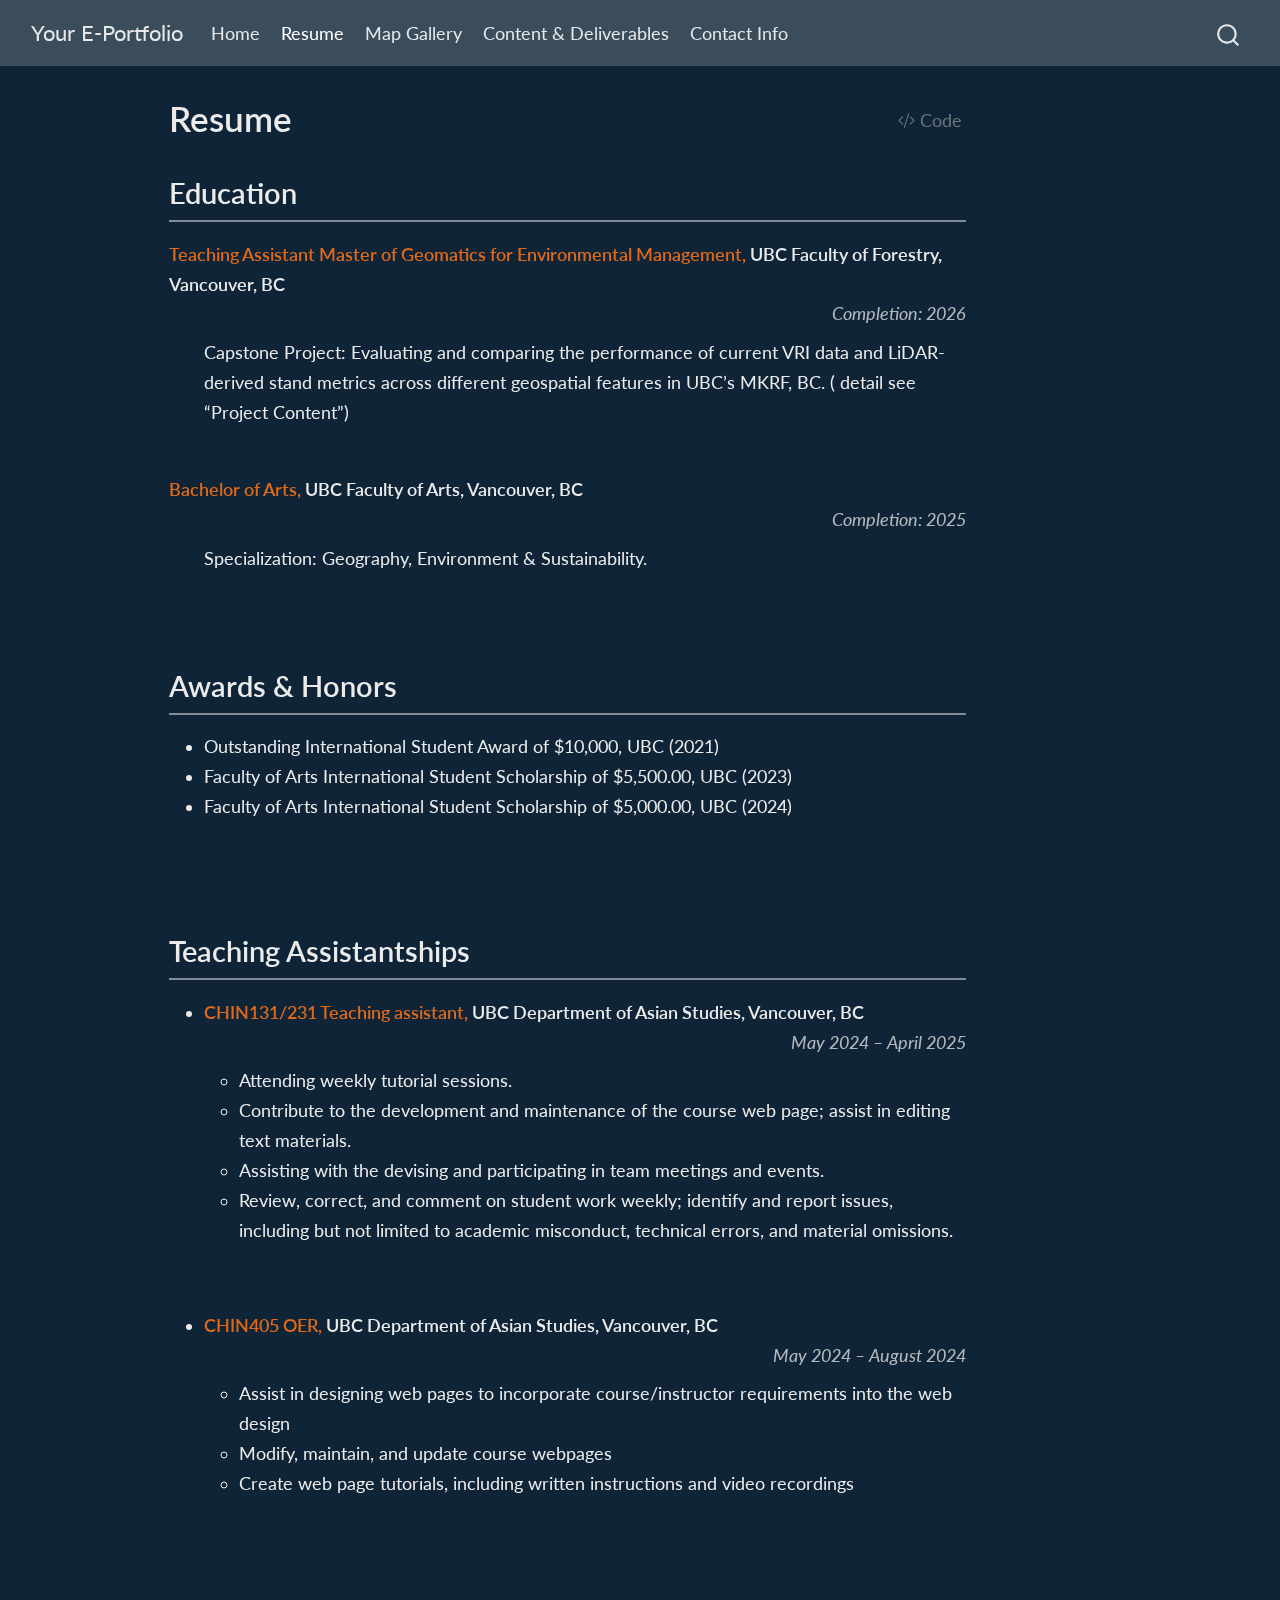
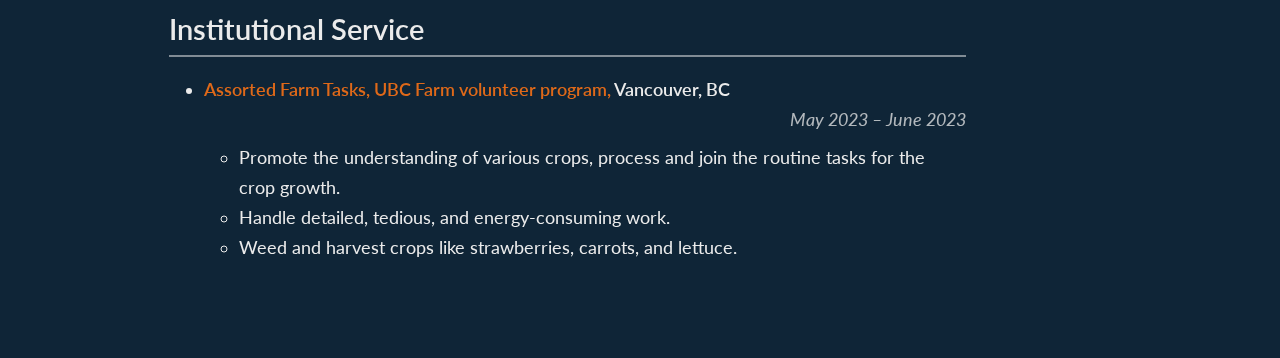
<file: resume.html>
<!DOCTYPE html>
<html xmlns="http://www.w3.org/1999/xhtml" lang="en" xml:lang="en"><head>

<meta charset="utf-8">
<meta name="generator" content="quarto-1.8.27">

<meta name="viewport" content="width=device-width, initial-scale=1.0, user-scalable=yes">


<title>Resume – Your E-Portfolio</title>
<style>
code{white-space: pre-wrap;}
span.smallcaps{font-variant: small-caps;}
div.columns{display: flex; gap: min(4vw, 1.5em);}
div.column{flex: auto; overflow-x: auto;}
div.hanging-indent{margin-left: 1.5em; text-indent: -1.5em;}
ul.task-list{list-style: none;}
ul.task-list li input[type="checkbox"] {
  width: 0.8em;
  margin: 0 0.8em 0.2em -1em; /* quarto-specific, see https://github.com/quarto-dev/quarto-cli/issues/4556 */ 
  vertical-align: middle;
}
/* CSS for syntax highlighting */
html { -webkit-text-size-adjust: 100%; }
pre > code.sourceCode { white-space: pre; position: relative; }
pre > code.sourceCode > span { display: inline-block; line-height: 1.25; }
pre > code.sourceCode > span:empty { height: 1.2em; }
.sourceCode { overflow: visible; }
code.sourceCode > span { color: inherit; text-decoration: inherit; }
div.sourceCode { margin: 1em 0; }
pre.sourceCode { margin: 0; }
@media screen {
div.sourceCode { overflow: auto; }
}
@media print {
pre > code.sourceCode { white-space: pre-wrap; }
pre > code.sourceCode > span { text-indent: -5em; padding-left: 5em; }
}
pre.numberSource code
  { counter-reset: source-line 0; }
pre.numberSource code > span
  { position: relative; left: -4em; counter-increment: source-line; }
pre.numberSource code > span > a:first-child::before
  { content: counter(source-line);
    position: relative; left: -1em; text-align: right; vertical-align: baseline;
    border: none; display: inline-block;
    -webkit-touch-callout: none; -webkit-user-select: none;
    -khtml-user-select: none; -moz-user-select: none;
    -ms-user-select: none; user-select: none;
    padding: 0 4px; width: 4em;
  }
pre.numberSource { margin-left: 3em;  padding-left: 4px; }
div.sourceCode
  {   }
@media screen {
pre > code.sourceCode > span > a:first-child::before { text-decoration: underline; }
}
</style>


<script src="site_libs/quarto-nav/quarto-nav.js"></script>
<script src="site_libs/quarto-nav/headroom.min.js"></script>
<script src="site_libs/clipboard/clipboard.min.js"></script>
<script src="site_libs/quarto-search/autocomplete.umd.js"></script>
<script src="site_libs/quarto-search/fuse.min.js"></script>
<script src="site_libs/quarto-search/quarto-search.js"></script>
<meta name="quarto:offset" content="./">
<script src="site_libs/quarto-html/quarto.js" type="module"></script>
<script src="site_libs/quarto-html/tabsets/tabsets.js" type="module"></script>
<script src="site_libs/quarto-html/axe/axe-check.js" type="module"></script>
<script src="site_libs/quarto-html/popper.min.js"></script>
<script src="site_libs/quarto-html/tippy.umd.min.js"></script>
<script src="site_libs/quarto-html/anchor.min.js"></script>
<link href="site_libs/quarto-html/tippy.css" rel="stylesheet">
<link href="site_libs/quarto-html/quarto-syntax-highlighting-dark-f1aadacce99040138bbb613f9330654f.css" rel="stylesheet" id="quarto-text-highlighting-styles">
<script src="site_libs/bootstrap/bootstrap.min.js"></script>
<link href="site_libs/bootstrap/bootstrap-icons.css" rel="stylesheet">
<link href="site_libs/bootstrap/bootstrap-85dbdca1a1bb438fabdb0314fa8797b4.min.css" rel="stylesheet" append-hash="true" id="quarto-bootstrap" data-mode="dark">
<script id="quarto-search-options" type="application/json">{
  "location": "navbar",
  "copy-button": false,
  "collapse-after": 3,
  "panel-placement": "end",
  "type": "overlay",
  "limit": 50,
  "keyboard-shortcut": [
    "f",
    "/",
    "s"
  ],
  "show-item-context": false,
  "language": {
    "search-no-results-text": "No results",
    "search-matching-documents-text": "matching documents",
    "search-copy-link-title": "Copy link to search",
    "search-hide-matches-text": "Hide additional matches",
    "search-more-match-text": "more match in this document",
    "search-more-matches-text": "more matches in this document",
    "search-clear-button-title": "Clear",
    "search-text-placeholder": "",
    "search-detached-cancel-button-title": "Cancel",
    "search-submit-button-title": "Submit",
    "search-label": "Search"
  }
}</script>
<style>html{ scroll-behavior: smooth; }</style>


<link rel="stylesheet" href="styles.css">
</head>

<body class="nav-fixed quarto-light">

<div id="quarto-search-results"></div>
  <header id="quarto-header" class="headroom fixed-top">
    <nav class="navbar navbar-expand-lg " data-bs-theme="dark">
      <div class="navbar-container container-fluid">
      <div class="navbar-brand-container mx-auto">
    <a class="navbar-brand" href="./index.html">
    <span class="navbar-title">Your E-Portfolio</span>
    </a>
  </div>
            <div id="quarto-search" class="" title="Search"></div>
          <button class="navbar-toggler" type="button" data-bs-toggle="collapse" data-bs-target="#navbarCollapse" aria-controls="navbarCollapse" role="menu" aria-expanded="false" aria-label="Toggle navigation" onclick="if (window.quartoToggleHeadroom) { window.quartoToggleHeadroom(); }">
  <span class="navbar-toggler-icon"></span>
</button>
          <div class="collapse navbar-collapse" id="navbarCollapse">
            <ul class="navbar-nav navbar-nav-scroll me-auto">
  <li class="nav-item">
    <a class="nav-link" href="./index.html"> 
<span class="menu-text">Home</span></a>
  </li>  
  <li class="nav-item">
    <a class="nav-link active" href="./resume.html" aria-current="page"> 
<span class="menu-text">Resume</span></a>
  </li>  
  <li class="nav-item">
    <a class="nav-link" href="./map_gallery.html"> 
<span class="menu-text">Map Gallery</span></a>
  </li>  
  <li class="nav-item">
    <a class="nav-link" href="./content.html"> 
<span class="menu-text">Content &amp; Deliverables</span></a>
  </li>  
  <li class="nav-item">
    <a class="nav-link" href="./contact.html"> 
<span class="menu-text">Contact Info</span></a>
  </li>  
</ul>
          </div> <!-- /navcollapse -->
            <div class="quarto-navbar-tools">
</div>
      </div> <!-- /container-fluid -->
    </nav>
</header>
<!-- content -->
<div id="quarto-content" class="quarto-container page-columns page-rows-contents page-layout-article page-navbar">
<!-- sidebar -->
<!-- margin-sidebar -->
    <div id="quarto-margin-sidebar" class="sidebar margin-sidebar zindex-bottom">
        
    </div>
<!-- main -->
<main class="content" id="quarto-document-content">

<header id="title-block-header" class="quarto-title-block default">
<div class="quarto-title">
<div class="quarto-title-block"><div><h1 class="title">Resume</h1><button type="button" class="btn code-tools-button" id="quarto-code-tools-source"><i class="bi"></i> Code</button></div></div>
</div>



<div class="quarto-title-meta">

    
  
    
  </div>
  


</header>


<h2 class="anchored">
Education
</h2>
<div class="fw-semibold">
<span class="text-primary">Teaching Assistant Master of Geomatics for Environmental Management,</span> UBC Faculty of Forestry, Vancouver, BC
</div>
<div class="fst-italic text-muted text-end">
<em>Completion: 2026</em>
</div>
<ul class="mt-2 mb-0">
Capstone Project: Evaluating and comparing the performance of current VRI data and LiDAR-derived stand metrics across different geospatial features in UBC’s MKRF, BC. ( detail see “Project Content”)
</ul>
<p><br></p>
<div class="fw-semibold">
<span class="text-primary">Bachelor of Arts,</span> UBC Faculty of Arts, Vancouver, BC
</div>
<div class="fst-italic text-muted text-end">
<em>Completion: 2025</em>
</div>
<ul class="mt-2 mb-0">
Specialization: Geography, Environment &amp; Sustainability.
</ul>
<p><br> <br></p>
<h2 class="anchored">
Awards &amp; Honors
</h2>
<ul>
<li>Outstanding International Student Award of $10,000, UBC (2021)</li>
<li>Faculty of Arts International Student Scholarship of $5,500.00, UBC (2023)</li>
<li>Faculty of Arts International Student Scholarship of $5,000.00, UBC (2024)</li>
</ul>
<p><br> <br></p>
<h2 class="anchored">
Teaching Assistantships
</h2>
<ul>
<li><div class="fw-semibold">
<span class="text-primary">CHIN131/231 Teaching assistant,</span> UBC Department of Asian Studies, Vancouver, BC
</div>
<div class="fst-italic text-muted text-end">
<em>May 2024 – April 2025</em>
</div>
<ul class="mt-2 mb-0">
<li>
Attending weekly tutorial sessions.
</li>
<li>
Contribute to the development and maintenance of the course web page; assist in editing text materials.
</li>
<li>
Assisting with the devising and participating in team meetings and events.
</li>
<li>
Review, correct, and comment on student work weekly; identify and report issues, including but not limited to academic misconduct, technical errors, and material omissions.
</li>
</ul></li>
</ul>
<p><br></p>
<ul>
<li><div class="fw-semibold">
<span class="text-primary">CHIN405 OER,</span> UBC Department of Asian Studies, Vancouver, BC
</div>
<div class="fst-italic text-muted text-end">
<em>May 2024 – August 2024</em>
</div>
<ul class="mt-2 mb-0">
<li>
Assist in designing web pages to incorporate course/instructor requirements into the web design
</li>
<li>
Modify, maintain, and update course webpages
</li>
<li>
Create web page tutorials, including written instructions and video recordings
</li>
</ul></li>
</ul>
<p><br> <br></p>
<h2 class="anchored">
Institutional Service
</h2>
<ul>
<li><div class="fw-semibold">
<span class="text-primary">Assorted Farm Tasks, UBC Farm volunteer program,</span> Vancouver, BC
</div>
<div class="fst-italic text-muted text-end">
<em>May 2023 – June 2023</em>
</div>
<ul class="mt-2 mb-0">
<li>
Promote the understanding of various crops, process and join the routine tasks for the crop growth.
</li>
<li>
Handle detailed, tedious, and energy-consuming work.
</li>
<li>
Weed and harvest crops like strawberries, carrots, and lettuce.
</li>
</ul></li>
</ul>


<!-- -->


</main> <!-- /main -->
<script id="quarto-html-after-body" type="application/javascript">
  window.document.addEventListener("DOMContentLoaded", function (event) {
    const icon = "";
    const anchorJS = new window.AnchorJS();
    anchorJS.options = {
      placement: 'right',
      icon: icon
    };
    anchorJS.add('.anchored');
    const isCodeAnnotation = (el) => {
      for (const clz of el.classList) {
        if (clz.startsWith('code-annotation-')) {                     
          return true;
        }
      }
      return false;
    }
    const onCopySuccess = function(e) {
      // button target
      const button = e.trigger;
      // don't keep focus
      button.blur();
      // flash "checked"
      button.classList.add('code-copy-button-checked');
      var currentTitle = button.getAttribute("title");
      button.setAttribute("title", "Copied!");
      let tooltip;
      if (window.bootstrap) {
        button.setAttribute("data-bs-toggle", "tooltip");
        button.setAttribute("data-bs-placement", "left");
        button.setAttribute("data-bs-title", "Copied!");
        tooltip = new bootstrap.Tooltip(button, 
          { trigger: "manual", 
            customClass: "code-copy-button-tooltip",
            offset: [0, -8]});
        tooltip.show();    
      }
      setTimeout(function() {
        if (tooltip) {
          tooltip.hide();
          button.removeAttribute("data-bs-title");
          button.removeAttribute("data-bs-toggle");
          button.removeAttribute("data-bs-placement");
        }
        button.setAttribute("title", currentTitle);
        button.classList.remove('code-copy-button-checked');
      }, 1000);
      // clear code selection
      e.clearSelection();
    }
    const getTextToCopy = function(trigger) {
      const outerScaffold = trigger.parentElement.cloneNode(true);
      const codeEl = outerScaffold.querySelector('code');
      for (const childEl of codeEl.children) {
        if (isCodeAnnotation(childEl)) {
          childEl.remove();
        }
      }
      return codeEl.innerText;
    }
    const clipboard = new window.ClipboardJS('.code-copy-button:not([data-in-quarto-modal])', {
      text: getTextToCopy
    });
    clipboard.on('success', onCopySuccess);
    if (window.document.getElementById('quarto-embedded-source-code-modal')) {
      const clipboardModal = new window.ClipboardJS('.code-copy-button[data-in-quarto-modal]', {
        text: getTextToCopy,
        container: window.document.getElementById('quarto-embedded-source-code-modal')
      });
      clipboardModal.on('success', onCopySuccess);
    }
    const viewSource = window.document.getElementById('quarto-view-source') ||
                       window.document.getElementById('quarto-code-tools-source');
    if (viewSource) {
      const sourceUrl = viewSource.getAttribute("data-quarto-source-url");
      viewSource.addEventListener("click", function(e) {
        if (sourceUrl) {
          // rstudio viewer pane
          if (/\bcapabilities=\b/.test(window.location)) {
            window.open(sourceUrl);
          } else {
            window.location.href = sourceUrl;
          }
        } else {
          const modal = new bootstrap.Modal(document.getElementById('quarto-embedded-source-code-modal'));
          modal.show();
        }
        return false;
      });
    }
    function toggleCodeHandler(show) {
      return function(e) {
        const detailsSrc = window.document.querySelectorAll(".cell > details > .sourceCode");
        for (let i=0; i<detailsSrc.length; i++) {
          const details = detailsSrc[i].parentElement;
          if (show) {
            details.open = true;
          } else {
            details.removeAttribute("open");
          }
        }
        const cellCodeDivs = window.document.querySelectorAll(".cell > .sourceCode");
        const fromCls = show ? "hidden" : "unhidden";
        const toCls = show ? "unhidden" : "hidden";
        for (let i=0; i<cellCodeDivs.length; i++) {
          const codeDiv = cellCodeDivs[i];
          if (codeDiv.classList.contains(fromCls)) {
            codeDiv.classList.remove(fromCls);
            codeDiv.classList.add(toCls);
          } 
        }
        return false;
      }
    }
    const hideAllCode = window.document.getElementById("quarto-hide-all-code");
    if (hideAllCode) {
      hideAllCode.addEventListener("click", toggleCodeHandler(false));
    }
    const showAllCode = window.document.getElementById("quarto-show-all-code");
    if (showAllCode) {
      showAllCode.addEventListener("click", toggleCodeHandler(true));
    }
      var localhostRegex = new RegExp(/^(?:http|https):\/\/localhost\:?[0-9]*\//);
      var mailtoRegex = new RegExp(/^mailto:/);
        var filterRegex = new RegExp('/' + window.location.host + '/');
      var isInternal = (href) => {
          return filterRegex.test(href) || localhostRegex.test(href) || mailtoRegex.test(href);
      }
      // Inspect non-navigation links and adorn them if external
     var links = window.document.querySelectorAll('a[href]:not(.nav-link):not(.navbar-brand):not(.toc-action):not(.sidebar-link):not(.sidebar-item-toggle):not(.pagination-link):not(.no-external):not([aria-hidden]):not(.dropdown-item):not(.quarto-navigation-tool):not(.about-link)');
      for (var i=0; i<links.length; i++) {
        const link = links[i];
        if (!isInternal(link.href)) {
          // undo the damage that might have been done by quarto-nav.js in the case of
          // links that we want to consider external
          if (link.dataset.originalHref !== undefined) {
            link.href = link.dataset.originalHref;
          }
        }
      }
    function tippyHover(el, contentFn, onTriggerFn, onUntriggerFn) {
      const config = {
        allowHTML: true,
        maxWidth: 500,
        delay: 100,
        arrow: false,
        appendTo: function(el) {
            return el.parentElement;
        },
        interactive: true,
        interactiveBorder: 10,
        theme: 'quarto',
        placement: 'bottom-start',
      };
      if (contentFn) {
        config.content = contentFn;
      }
      if (onTriggerFn) {
        config.onTrigger = onTriggerFn;
      }
      if (onUntriggerFn) {
        config.onUntrigger = onUntriggerFn;
      }
      window.tippy(el, config); 
    }
    const noterefs = window.document.querySelectorAll('a[role="doc-noteref"]');
    for (var i=0; i<noterefs.length; i++) {
      const ref = noterefs[i];
      tippyHover(ref, function() {
        // use id or data attribute instead here
        let href = ref.getAttribute('data-footnote-href') || ref.getAttribute('href');
        try { href = new URL(href).hash; } catch {}
        const id = href.replace(/^#\/?/, "");
        const note = window.document.getElementById(id);
        if (note) {
          return note.innerHTML;
        } else {
          return "";
        }
      });
    }
    const xrefs = window.document.querySelectorAll('a.quarto-xref');
    const processXRef = (id, note) => {
      // Strip column container classes
      const stripColumnClz = (el) => {
        el.classList.remove("page-full", "page-columns");
        if (el.children) {
          for (const child of el.children) {
            stripColumnClz(child);
          }
        }
      }
      stripColumnClz(note)
      if (id === null || id.startsWith('sec-')) {
        // Special case sections, only their first couple elements
        const container = document.createElement("div");
        if (note.children && note.children.length > 2) {
          container.appendChild(note.children[0].cloneNode(true));
          for (let i = 1; i < note.children.length; i++) {
            const child = note.children[i];
            if (child.tagName === "P" && child.innerText === "") {
              continue;
            } else {
              container.appendChild(child.cloneNode(true));
              break;
            }
          }
          if (window.Quarto?.typesetMath) {
            window.Quarto.typesetMath(container);
          }
          return container.innerHTML
        } else {
          if (window.Quarto?.typesetMath) {
            window.Quarto.typesetMath(note);
          }
          return note.innerHTML;
        }
      } else {
        // Remove any anchor links if they are present
        const anchorLink = note.querySelector('a.anchorjs-link');
        if (anchorLink) {
          anchorLink.remove();
        }
        if (window.Quarto?.typesetMath) {
          window.Quarto.typesetMath(note);
        }
        if (note.classList.contains("callout")) {
          return note.outerHTML;
        } else {
          return note.innerHTML;
        }
      }
    }
    for (var i=0; i<xrefs.length; i++) {
      const xref = xrefs[i];
      tippyHover(xref, undefined, function(instance) {
        instance.disable();
        let url = xref.getAttribute('href');
        let hash = undefined; 
        if (url.startsWith('#')) {
          hash = url;
        } else {
          try { hash = new URL(url).hash; } catch {}
        }
        if (hash) {
          const id = hash.replace(/^#\/?/, "");
          const note = window.document.getElementById(id);
          if (note !== null) {
            try {
              const html = processXRef(id, note.cloneNode(true));
              instance.setContent(html);
            } finally {
              instance.enable();
              instance.show();
            }
          } else {
            // See if we can fetch this
            fetch(url.split('#')[0])
            .then(res => res.text())
            .then(html => {
              const parser = new DOMParser();
              const htmlDoc = parser.parseFromString(html, "text/html");
              const note = htmlDoc.getElementById(id);
              if (note !== null) {
                const html = processXRef(id, note);
                instance.setContent(html);
              } 
            }).finally(() => {
              instance.enable();
              instance.show();
            });
          }
        } else {
          // See if we can fetch a full url (with no hash to target)
          // This is a special case and we should probably do some content thinning / targeting
          fetch(url)
          .then(res => res.text())
          .then(html => {
            const parser = new DOMParser();
            const htmlDoc = parser.parseFromString(html, "text/html");
            const note = htmlDoc.querySelector('main.content');
            if (note !== null) {
              // This should only happen for chapter cross references
              // (since there is no id in the URL)
              // remove the first header
              if (note.children.length > 0 && note.children[0].tagName === "HEADER") {
                note.children[0].remove();
              }
              const html = processXRef(null, note);
              instance.setContent(html);
            } 
          }).finally(() => {
            instance.enable();
            instance.show();
          });
        }
      }, function(instance) {
      });
    }
        let selectedAnnoteEl;
        const selectorForAnnotation = ( cell, annotation) => {
          let cellAttr = 'data-code-cell="' + cell + '"';
          let lineAttr = 'data-code-annotation="' +  annotation + '"';
          const selector = 'span[' + cellAttr + '][' + lineAttr + ']';
          return selector;
        }
        const selectCodeLines = (annoteEl) => {
          const doc = window.document;
          const targetCell = annoteEl.getAttribute("data-target-cell");
          const targetAnnotation = annoteEl.getAttribute("data-target-annotation");
          const annoteSpan = window.document.querySelector(selectorForAnnotation(targetCell, targetAnnotation));
          const lines = annoteSpan.getAttribute("data-code-lines").split(",");
          const lineIds = lines.map((line) => {
            return targetCell + "-" + line;
          })
          let top = null;
          let height = null;
          let parent = null;
          if (lineIds.length > 0) {
              //compute the position of the single el (top and bottom and make a div)
              const el = window.document.getElementById(lineIds[0]);
              top = el.offsetTop;
              height = el.offsetHeight;
              parent = el.parentElement.parentElement;
            if (lineIds.length > 1) {
              const lastEl = window.document.getElementById(lineIds[lineIds.length - 1]);
              const bottom = lastEl.offsetTop + lastEl.offsetHeight;
              height = bottom - top;
            }
            if (top !== null && height !== null && parent !== null) {
              // cook up a div (if necessary) and position it 
              let div = window.document.getElementById("code-annotation-line-highlight");
              if (div === null) {
                div = window.document.createElement("div");
                div.setAttribute("id", "code-annotation-line-highlight");
                div.style.position = 'absolute';
                parent.appendChild(div);
              }
              div.style.top = top - 2 + "px";
              div.style.height = height + 4 + "px";
              div.style.left = 0;
              let gutterDiv = window.document.getElementById("code-annotation-line-highlight-gutter");
              if (gutterDiv === null) {
                gutterDiv = window.document.createElement("div");
                gutterDiv.setAttribute("id", "code-annotation-line-highlight-gutter");
                gutterDiv.style.position = 'absolute';
                const codeCell = window.document.getElementById(targetCell);
                const gutter = codeCell.querySelector('.code-annotation-gutter');
                gutter.appendChild(gutterDiv);
              }
              gutterDiv.style.top = top - 2 + "px";
              gutterDiv.style.height = height + 4 + "px";
            }
            selectedAnnoteEl = annoteEl;
          }
        };
        const unselectCodeLines = () => {
          const elementsIds = ["code-annotation-line-highlight", "code-annotation-line-highlight-gutter"];
          elementsIds.forEach((elId) => {
            const div = window.document.getElementById(elId);
            if (div) {
              div.remove();
            }
          });
          selectedAnnoteEl = undefined;
        };
          // Handle positioning of the toggle
      window.addEventListener(
        "resize",
        throttle(() => {
          elRect = undefined;
          if (selectedAnnoteEl) {
            selectCodeLines(selectedAnnoteEl);
          }
        }, 10)
      );
      function throttle(fn, ms) {
      let throttle = false;
      let timer;
        return (...args) => {
          if(!throttle) { // first call gets through
              fn.apply(this, args);
              throttle = true;
          } else { // all the others get throttled
              if(timer) clearTimeout(timer); // cancel #2
              timer = setTimeout(() => {
                fn.apply(this, args);
                timer = throttle = false;
              }, ms);
          }
        };
      }
        // Attach click handler to the DT
        const annoteDls = window.document.querySelectorAll('dt[data-target-cell]');
        for (const annoteDlNode of annoteDls) {
          annoteDlNode.addEventListener('click', (event) => {
            const clickedEl = event.target;
            if (clickedEl !== selectedAnnoteEl) {
              unselectCodeLines();
              const activeEl = window.document.querySelector('dt[data-target-cell].code-annotation-active');
              if (activeEl) {
                activeEl.classList.remove('code-annotation-active');
              }
              selectCodeLines(clickedEl);
              clickedEl.classList.add('code-annotation-active');
            } else {
              // Unselect the line
              unselectCodeLines();
              clickedEl.classList.remove('code-annotation-active');
            }
          });
        }
    const findCites = (el) => {
      const parentEl = el.parentElement;
      if (parentEl) {
        const cites = parentEl.dataset.cites;
        if (cites) {
          return {
            el,
            cites: cites.split(' ')
          };
        } else {
          return findCites(el.parentElement)
        }
      } else {
        return undefined;
      }
    };
    var bibliorefs = window.document.querySelectorAll('a[role="doc-biblioref"]');
    for (var i=0; i<bibliorefs.length; i++) {
      const ref = bibliorefs[i];
      const citeInfo = findCites(ref);
      if (citeInfo) {
        tippyHover(citeInfo.el, function() {
          var popup = window.document.createElement('div');
          citeInfo.cites.forEach(function(cite) {
            var citeDiv = window.document.createElement('div');
            citeDiv.classList.add('hanging-indent');
            citeDiv.classList.add('csl-entry');
            var biblioDiv = window.document.getElementById('ref-' + cite);
            if (biblioDiv) {
              citeDiv.innerHTML = biblioDiv.innerHTML;
            }
            popup.appendChild(citeDiv);
          });
          return popup.innerHTML;
        });
      }
    }
  });
  </script><div class="modal fade" id="quarto-embedded-source-code-modal" tabindex="-1" aria-labelledby="quarto-embedded-source-code-modal-label" aria-hidden="true"><div class="modal-dialog modal-dialog-scrollable"><div class="modal-content"><div class="modal-header"><h5 class="modal-title" id="quarto-embedded-source-code-modal-label">Source Code</h5><button class="btn-close" data-bs-dismiss="modal"></button></div><div class="modal-body"><div class="">
<div class="code-copy-outer-scaffold"><div class="sourceCode" id="cb1" data-shortcodes="false"><pre class="sourceCode markdown code-with-copy"><code class="sourceCode markdown"><span id="cb1-1"><a href="#cb1-1" aria-hidden="true" tabindex="-1"></a><span class="co">---</span></span>
<span id="cb1-2"><a href="#cb1-2" aria-hidden="true" tabindex="-1"></a><span class="an">title:</span><span class="co"> "Resume"</span></span>
<span id="cb1-3"><a href="#cb1-3" aria-hidden="true" tabindex="-1"></a><span class="an">format:</span></span>
<span id="cb1-4"><a href="#cb1-4" aria-hidden="true" tabindex="-1"></a><span class="co">  html:</span></span>
<span id="cb1-5"><a href="#cb1-5" aria-hidden="true" tabindex="-1"></a><span class="co">    theme: superhero</span></span>
<span id="cb1-6"><a href="#cb1-6" aria-hidden="true" tabindex="-1"></a><span class="co">    css: styles.css</span></span>
<span id="cb1-7"><a href="#cb1-7" aria-hidden="true" tabindex="-1"></a><span class="co">    toc: true</span></span>
<span id="cb1-8"><a href="#cb1-8" aria-hidden="true" tabindex="-1"></a><span class="co">    toc-location: right</span></span>
<span id="cb1-9"><a href="#cb1-9" aria-hidden="true" tabindex="-1"></a><span class="co">    toc-title: "On this page"</span></span>
<span id="cb1-10"><a href="#cb1-10" aria-hidden="true" tabindex="-1"></a><span class="co">    toc-depth: 3</span></span>
<span id="cb1-11"><a href="#cb1-11" aria-hidden="true" tabindex="-1"></a><span class="co">---</span></span>
<span id="cb1-12"><a href="#cb1-12" aria-hidden="true" tabindex="-1"></a></span>
<span id="cb1-13"><a href="#cb1-13" aria-hidden="true" tabindex="-1"></a><span class="dt">&lt;</span><span class="kw">h2</span><span class="dt">&gt;</span>Education<span class="dt">&lt;/</span><span class="kw">h2</span><span class="dt">&gt;</span></span>
<span id="cb1-14"><a href="#cb1-14" aria-hidden="true" tabindex="-1"></a></span>
<span id="cb1-15"><a href="#cb1-15" aria-hidden="true" tabindex="-1"></a><span class="dt">&lt;</span><span class="kw">div</span><span class="ot"> class</span><span class="op">=</span><span class="st">"fw-semibold"</span><span class="dt">&gt;&lt;</span><span class="kw">span</span><span class="ot"> class</span><span class="op">=</span><span class="st">"text-primary"</span><span class="dt">&gt;</span>Teaching Assistant Master of Geomatics for Environmental Management,<span class="dt">&lt;/</span><span class="kw">span</span><span class="dt">&gt;</span> UBC Faculty of Forestry, Vancouver, BC<span class="dt">&lt;/</span><span class="kw">div</span><span class="dt">&gt;</span></span>
<span id="cb1-16"><a href="#cb1-16" aria-hidden="true" tabindex="-1"></a><span class="dt">&lt;</span><span class="kw">div</span><span class="ot"> class</span><span class="op">=</span><span class="st">"fst-italic text-muted text-end"</span><span class="dt">&gt;</span>*Completion: 2026*<span class="dt">&lt;/</span><span class="kw">div</span><span class="dt">&gt;</span> </span>
<span id="cb1-17"><a href="#cb1-17" aria-hidden="true" tabindex="-1"></a></span>
<span id="cb1-18"><a href="#cb1-18" aria-hidden="true" tabindex="-1"></a><span class="dt">&lt;</span><span class="kw">ul</span><span class="ot"> class</span><span class="op">=</span><span class="st">"mt-2 mb-0"</span><span class="dt">&gt;</span>Capstone Project: Evaluating and comparing the performance of current VRI data and LiDAR-derived stand metrics across different geospatial features in UBC’s MKRF, BC. ( detail see "Project Content")<span class="dt">&lt;/</span><span class="kw">ul</span><span class="dt">&gt;</span></span>
<span id="cb1-19"><a href="#cb1-19" aria-hidden="true" tabindex="-1"></a></span>
<span id="cb1-20"><a href="#cb1-20" aria-hidden="true" tabindex="-1"></a><span class="dt">&lt;</span><span class="kw">br</span><span class="dt">&gt;</span></span>
<span id="cb1-21"><a href="#cb1-21" aria-hidden="true" tabindex="-1"></a></span>
<span id="cb1-22"><a href="#cb1-22" aria-hidden="true" tabindex="-1"></a><span class="dt">&lt;</span><span class="kw">div</span><span class="ot"> class</span><span class="op">=</span><span class="st">"fw-semibold"</span><span class="dt">&gt;&lt;</span><span class="kw">span</span><span class="ot"> class</span><span class="op">=</span><span class="st">"text-primary"</span><span class="dt">&gt;</span>Bachelor of Arts,<span class="dt">&lt;/</span><span class="kw">span</span><span class="dt">&gt;</span> UBC Faculty of Arts, Vancouver, BC<span class="dt">&lt;/</span><span class="kw">div</span><span class="dt">&gt;</span></span>
<span id="cb1-23"><a href="#cb1-23" aria-hidden="true" tabindex="-1"></a><span class="dt">&lt;</span><span class="kw">div</span><span class="ot"> class</span><span class="op">=</span><span class="st">"fst-italic text-muted text-end"</span><span class="dt">&gt;</span>*Completion: 2025*<span class="dt">&lt;/</span><span class="kw">div</span><span class="dt">&gt;</span> </span>
<span id="cb1-24"><a href="#cb1-24" aria-hidden="true" tabindex="-1"></a></span>
<span id="cb1-25"><a href="#cb1-25" aria-hidden="true" tabindex="-1"></a><span class="dt">&lt;</span><span class="kw">ul</span><span class="ot"> class</span><span class="op">=</span><span class="st">"mt-2 mb-0"</span><span class="dt">&gt;</span>Specialization: Geography, Environment &amp; Sustainability.<span class="dt">&lt;/</span><span class="kw">ul</span><span class="dt">&gt;</span></span>
<span id="cb1-26"><a href="#cb1-26" aria-hidden="true" tabindex="-1"></a></span>
<span id="cb1-27"><a href="#cb1-27" aria-hidden="true" tabindex="-1"></a></span>
<span id="cb1-28"><a href="#cb1-28" aria-hidden="true" tabindex="-1"></a></span>
<span id="cb1-29"><a href="#cb1-29" aria-hidden="true" tabindex="-1"></a><span class="dt">&lt;</span><span class="kw">br</span><span class="dt">&gt;</span></span>
<span id="cb1-30"><a href="#cb1-30" aria-hidden="true" tabindex="-1"></a><span class="dt">&lt;</span><span class="kw">br</span><span class="dt">&gt;</span></span>
<span id="cb1-31"><a href="#cb1-31" aria-hidden="true" tabindex="-1"></a></span>
<span id="cb1-32"><a href="#cb1-32" aria-hidden="true" tabindex="-1"></a></span>
<span id="cb1-33"><a href="#cb1-33" aria-hidden="true" tabindex="-1"></a></span>
<span id="cb1-34"><a href="#cb1-34" aria-hidden="true" tabindex="-1"></a><span class="dt">&lt;</span><span class="kw">h2</span><span class="dt">&gt;</span>Awards &amp; Honors<span class="dt">&lt;/</span><span class="kw">h2</span><span class="dt">&gt;</span></span>
<span id="cb1-35"><a href="#cb1-35" aria-hidden="true" tabindex="-1"></a></span>
<span id="cb1-36"><a href="#cb1-36" aria-hidden="true" tabindex="-1"></a><span class="ss">- </span>Outstanding International Student Award of $10,000, UBC (2021)</span>
<span id="cb1-37"><a href="#cb1-37" aria-hidden="true" tabindex="-1"></a><span class="ss">- </span>Faculty of Arts International Student Scholarship of $5,500.00, UBC (2023)</span>
<span id="cb1-38"><a href="#cb1-38" aria-hidden="true" tabindex="-1"></a><span class="ss">- </span>Faculty of Arts International Student Scholarship of $5,000.00, UBC (2024)</span>
<span id="cb1-39"><a href="#cb1-39" aria-hidden="true" tabindex="-1"></a></span>
<span id="cb1-40"><a href="#cb1-40" aria-hidden="true" tabindex="-1"></a></span>
<span id="cb1-41"><a href="#cb1-41" aria-hidden="true" tabindex="-1"></a></span>
<span id="cb1-42"><a href="#cb1-42" aria-hidden="true" tabindex="-1"></a><span class="dt">&lt;</span><span class="kw">br</span><span class="dt">&gt;</span></span>
<span id="cb1-43"><a href="#cb1-43" aria-hidden="true" tabindex="-1"></a><span class="dt">&lt;</span><span class="kw">br</span><span class="dt">&gt;</span></span>
<span id="cb1-44"><a href="#cb1-44" aria-hidden="true" tabindex="-1"></a></span>
<span id="cb1-45"><a href="#cb1-45" aria-hidden="true" tabindex="-1"></a></span>
<span id="cb1-46"><a href="#cb1-46" aria-hidden="true" tabindex="-1"></a></span>
<span id="cb1-47"><a href="#cb1-47" aria-hidden="true" tabindex="-1"></a><span class="dt">&lt;</span><span class="kw">h2</span><span class="dt">&gt;</span>Teaching Assistantships<span class="dt">&lt;/</span><span class="kw">h2</span><span class="dt">&gt;</span></span>
<span id="cb1-48"><a href="#cb1-48" aria-hidden="true" tabindex="-1"></a><span class="ss">- </span><span class="dt">&lt;</span><span class="kw">div</span><span class="ot"> class</span><span class="op">=</span><span class="st">"fw-semibold"</span><span class="dt">&gt;&lt;</span><span class="kw">span</span><span class="ot"> class</span><span class="op">=</span><span class="st">"text-primary"</span><span class="dt">&gt;</span>CHIN131/231 Teaching assistant,<span class="dt">&lt;/</span><span class="kw">span</span><span class="dt">&gt;</span> UBC Department of Asian Studies, Vancouver, BC<span class="dt">&lt;/</span><span class="kw">div</span><span class="dt">&gt;</span>   </span>
<span id="cb1-49"><a href="#cb1-49" aria-hidden="true" tabindex="-1"></a>  <span class="dt">&lt;</span><span class="kw">div</span><span class="ot"> class</span><span class="op">=</span><span class="st">"fst-italic text-muted text-end"</span><span class="dt">&gt;</span>*May 2024 – April 2025*<span class="dt">&lt;/</span><span class="kw">div</span><span class="dt">&gt;</span></span>
<span id="cb1-50"><a href="#cb1-50" aria-hidden="true" tabindex="-1"></a>    <span class="dt">&lt;</span><span class="kw">ul</span><span class="ot"> class</span><span class="op">=</span><span class="st">"mt-2 mb-0"</span><span class="dt">&gt;</span></span>
<span id="cb1-51"><a href="#cb1-51" aria-hidden="true" tabindex="-1"></a>    <span class="dt">&lt;</span><span class="kw">li</span><span class="dt">&gt;</span>Attending weekly tutorial sessions. <span class="dt">&lt;/</span><span class="kw">li</span><span class="dt">&gt;</span></span>
<span id="cb1-52"><a href="#cb1-52" aria-hidden="true" tabindex="-1"></a>    <span class="dt">&lt;</span><span class="kw">li</span><span class="dt">&gt;</span>Contribute to the development and maintenance of the course web page; assist in editing text materials.<span class="dt">&lt;/</span><span class="kw">li</span><span class="dt">&gt;</span></span>
<span id="cb1-53"><a href="#cb1-53" aria-hidden="true" tabindex="-1"></a>    <span class="dt">&lt;</span><span class="kw">li</span><span class="dt">&gt;</span>Assisting with the devising and participating in team meetings and events.<span class="dt">&lt;/</span><span class="kw">li</span><span class="dt">&gt;</span></span>
<span id="cb1-54"><a href="#cb1-54" aria-hidden="true" tabindex="-1"></a>    <span class="dt">&lt;</span><span class="kw">li</span><span class="dt">&gt;</span>Review, correct, and comment on student work weekly; identify and report issues, including but not limited to academic misconduct, technical errors, and material omissions.<span class="dt">&lt;/</span><span class="kw">li</span><span class="dt">&gt;</span></span>
<span id="cb1-55"><a href="#cb1-55" aria-hidden="true" tabindex="-1"></a>    <span class="dt">&lt;/</span><span class="kw">ul</span><span class="dt">&gt;</span></span>
<span id="cb1-56"><a href="#cb1-56" aria-hidden="true" tabindex="-1"></a>    </span>
<span id="cb1-57"><a href="#cb1-57" aria-hidden="true" tabindex="-1"></a><span class="dt">&lt;</span><span class="kw">br</span><span class="dt">&gt;</span></span>
<span id="cb1-58"><a href="#cb1-58" aria-hidden="true" tabindex="-1"></a></span>
<span id="cb1-59"><a href="#cb1-59" aria-hidden="true" tabindex="-1"></a><span class="ss">- </span><span class="dt">&lt;</span><span class="kw">div</span><span class="ot"> class</span><span class="op">=</span><span class="st">"fw-semibold"</span><span class="dt">&gt;&lt;</span><span class="kw">span</span><span class="ot"> class</span><span class="op">=</span><span class="st">"text-primary"</span><span class="dt">&gt;</span>CHIN405 OER,<span class="dt">&lt;/</span><span class="kw">span</span><span class="dt">&gt;</span> UBC Department of Asian Studies, Vancouver, BC<span class="dt">&lt;/</span><span class="kw">div</span><span class="dt">&gt;</span>                 </span>
<span id="cb1-60"><a href="#cb1-60" aria-hidden="true" tabindex="-1"></a>  <span class="dt">&lt;</span><span class="kw">div</span><span class="ot"> class</span><span class="op">=</span><span class="st">"fst-italic text-muted text-end"</span><span class="dt">&gt;</span>*May 2024 – August 2024*<span class="dt">&lt;/</span><span class="kw">div</span><span class="dt">&gt;</span></span>
<span id="cb1-61"><a href="#cb1-61" aria-hidden="true" tabindex="-1"></a>    <span class="dt">&lt;</span><span class="kw">ul</span><span class="ot"> class</span><span class="op">=</span><span class="st">"mt-2 mb-0"</span><span class="dt">&gt;</span></span>
<span id="cb1-62"><a href="#cb1-62" aria-hidden="true" tabindex="-1"></a>    <span class="dt">&lt;</span><span class="kw">li</span><span class="dt">&gt;</span>Assist in designing web pages to incorporate course/instructor requirements into the web design<span class="dt">&lt;/</span><span class="kw">li</span><span class="dt">&gt;</span></span>
<span id="cb1-63"><a href="#cb1-63" aria-hidden="true" tabindex="-1"></a>    <span class="dt">&lt;</span><span class="kw">li</span><span class="dt">&gt;</span>Modify, maintain, and update course webpages<span class="dt">&lt;/</span><span class="kw">li</span><span class="dt">&gt;</span></span>
<span id="cb1-64"><a href="#cb1-64" aria-hidden="true" tabindex="-1"></a>    <span class="dt">&lt;</span><span class="kw">li</span><span class="dt">&gt;</span>Create web page tutorials, including written instructions and video recordings<span class="dt">&lt;/</span><span class="kw">li</span><span class="dt">&gt;</span></span>
<span id="cb1-65"><a href="#cb1-65" aria-hidden="true" tabindex="-1"></a>    <span class="dt">&lt;/</span><span class="kw">ul</span><span class="dt">&gt;</span></span>
<span id="cb1-66"><a href="#cb1-66" aria-hidden="true" tabindex="-1"></a></span>
<span id="cb1-67"><a href="#cb1-67" aria-hidden="true" tabindex="-1"></a></span>
<span id="cb1-68"><a href="#cb1-68" aria-hidden="true" tabindex="-1"></a><span class="dt">&lt;</span><span class="kw">br</span><span class="dt">&gt;</span></span>
<span id="cb1-69"><a href="#cb1-69" aria-hidden="true" tabindex="-1"></a><span class="dt">&lt;</span><span class="kw">br</span><span class="dt">&gt;</span></span>
<span id="cb1-70"><a href="#cb1-70" aria-hidden="true" tabindex="-1"></a></span>
<span id="cb1-71"><a href="#cb1-71" aria-hidden="true" tabindex="-1"></a></span>
<span id="cb1-72"><a href="#cb1-72" aria-hidden="true" tabindex="-1"></a></span>
<span id="cb1-73"><a href="#cb1-73" aria-hidden="true" tabindex="-1"></a><span class="dt">&lt;</span><span class="kw">h2</span><span class="dt">&gt;</span>Institutional Service<span class="dt">&lt;/</span><span class="kw">h2</span><span class="dt">&gt;</span></span>
<span id="cb1-74"><a href="#cb1-74" aria-hidden="true" tabindex="-1"></a></span>
<span id="cb1-75"><a href="#cb1-75" aria-hidden="true" tabindex="-1"></a><span class="ss">- </span><span class="dt">&lt;</span><span class="kw">div</span><span class="ot"> class</span><span class="op">=</span><span class="st">"fw-semibold"</span><span class="dt">&gt;&lt;</span><span class="kw">span</span><span class="ot"> class</span><span class="op">=</span><span class="st">"text-primary"</span><span class="dt">&gt;</span>Assorted Farm Tasks, UBC Farm volunteer program,<span class="dt">&lt;/</span><span class="kw">span</span><span class="dt">&gt;</span> Vancouver, BC<span class="dt">&lt;/</span><span class="kw">div</span><span class="dt">&gt;</span>              </span>
<span id="cb1-76"><a href="#cb1-76" aria-hidden="true" tabindex="-1"></a><span class="dt">&lt;</span><span class="kw">div</span><span class="ot"> class</span><span class="op">=</span><span class="st">"fst-italic text-muted text-end"</span><span class="dt">&gt;</span>*May 2023 – June 2023*<span class="dt">&lt;/</span><span class="kw">div</span><span class="dt">&gt;</span></span>
<span id="cb1-77"><a href="#cb1-77" aria-hidden="true" tabindex="-1"></a>    <span class="dt">&lt;</span><span class="kw">ul</span><span class="ot"> class</span><span class="op">=</span><span class="st">"mt-2 mb-0"</span><span class="dt">&gt;</span></span>
<span id="cb1-78"><a href="#cb1-78" aria-hidden="true" tabindex="-1"></a>    <span class="dt">&lt;</span><span class="kw">li</span><span class="dt">&gt;</span>Promote the understanding of various crops, process and join the routine tasks for the crop growth.<span class="dt">&lt;/</span><span class="kw">li</span><span class="dt">&gt;</span></span>
<span id="cb1-79"><a href="#cb1-79" aria-hidden="true" tabindex="-1"></a>    <span class="dt">&lt;</span><span class="kw">li</span><span class="dt">&gt;</span>Handle detailed, tedious, and energy-consuming work.<span class="dt">&lt;/</span><span class="kw">li</span><span class="dt">&gt;</span></span>
<span id="cb1-80"><a href="#cb1-80" aria-hidden="true" tabindex="-1"></a>    <span class="dt">&lt;</span><span class="kw">li</span><span class="dt">&gt;</span>Weed and harvest crops like strawberries, carrots, and lettuce.<span class="dt">&lt;/</span><span class="kw">li</span><span class="dt">&gt;</span></span>
<span id="cb1-81"><a href="#cb1-81" aria-hidden="true" tabindex="-1"></a>    <span class="dt">&lt;/</span><span class="kw">ul</span><span class="dt">&gt;</span></span></code></pre></div><button title="Copy to Clipboard" class="code-copy-button" data-in-quarto-modal=""><i class="bi"></i></button></div>
</div></div></div></div></div>
</div> <!-- /content -->




<script src="site_libs/quarto-html/zenscroll-min.js"></script>
</body></html>
</file>
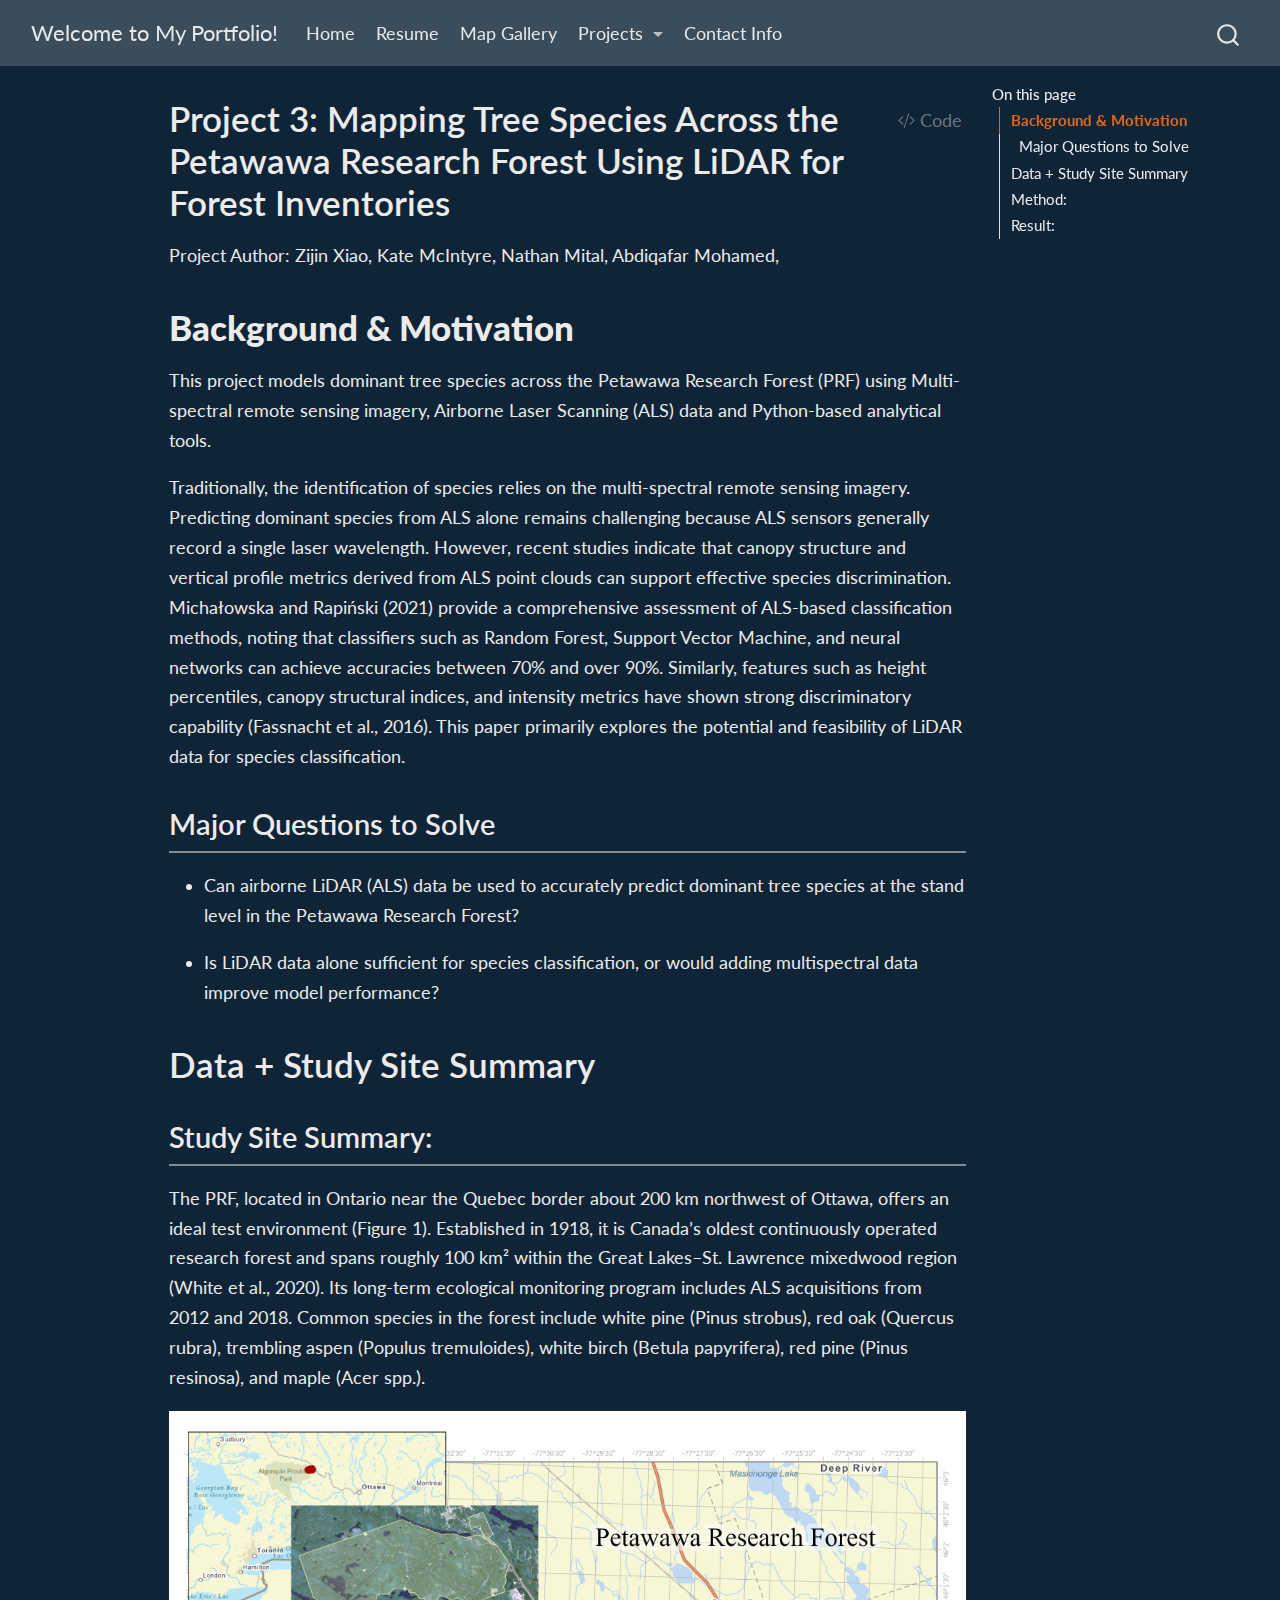
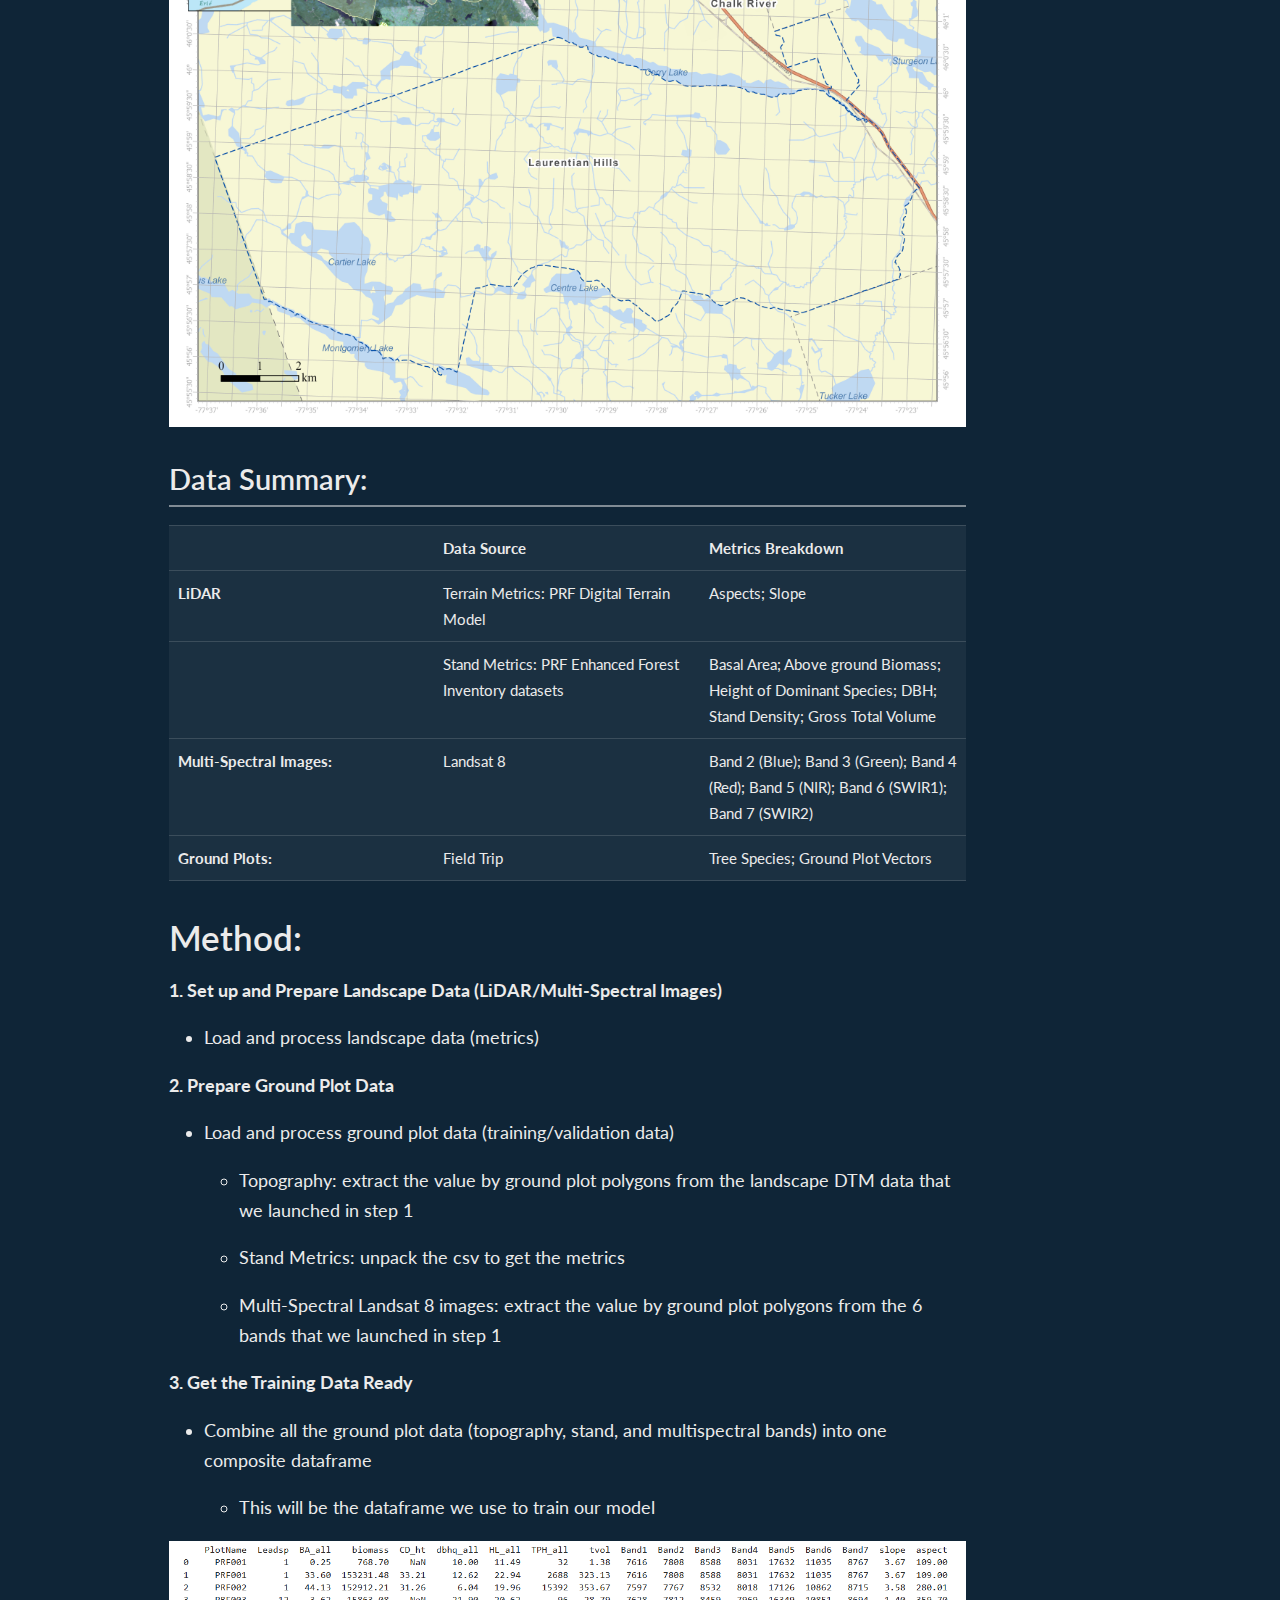
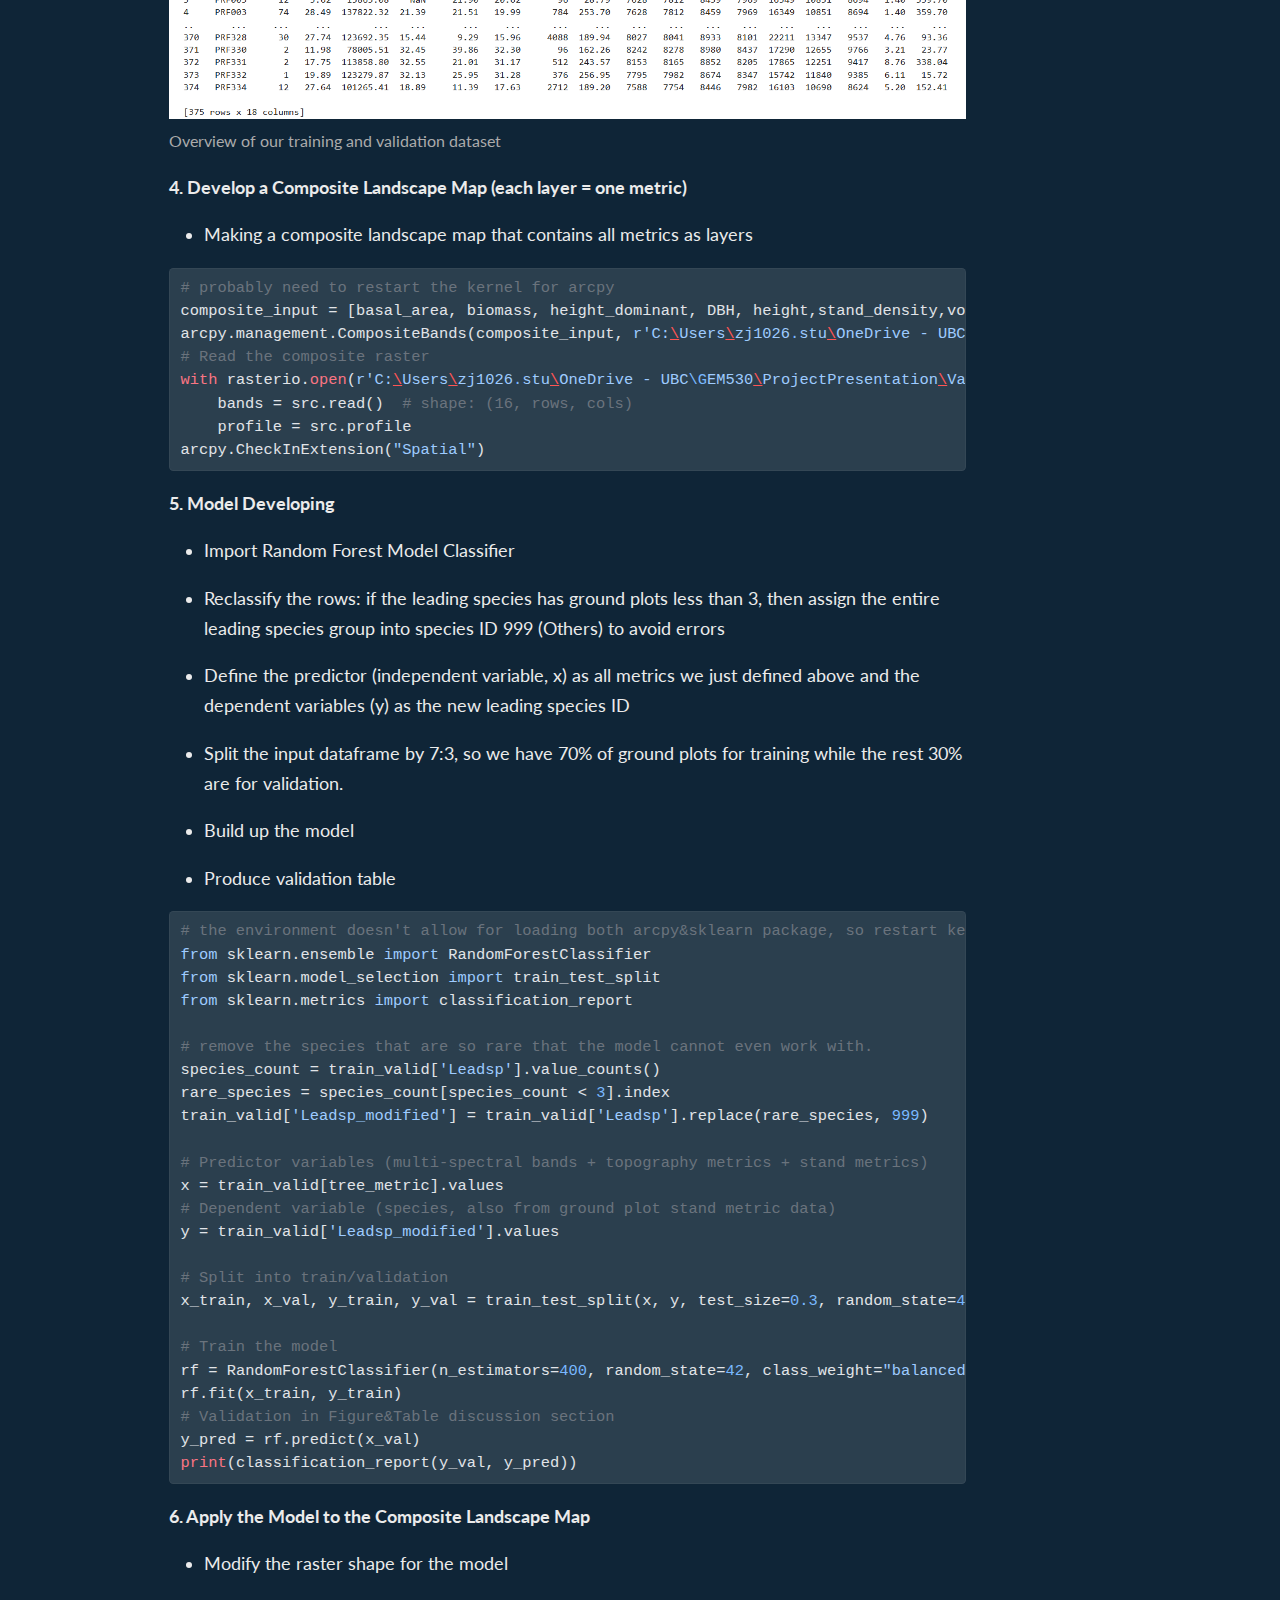
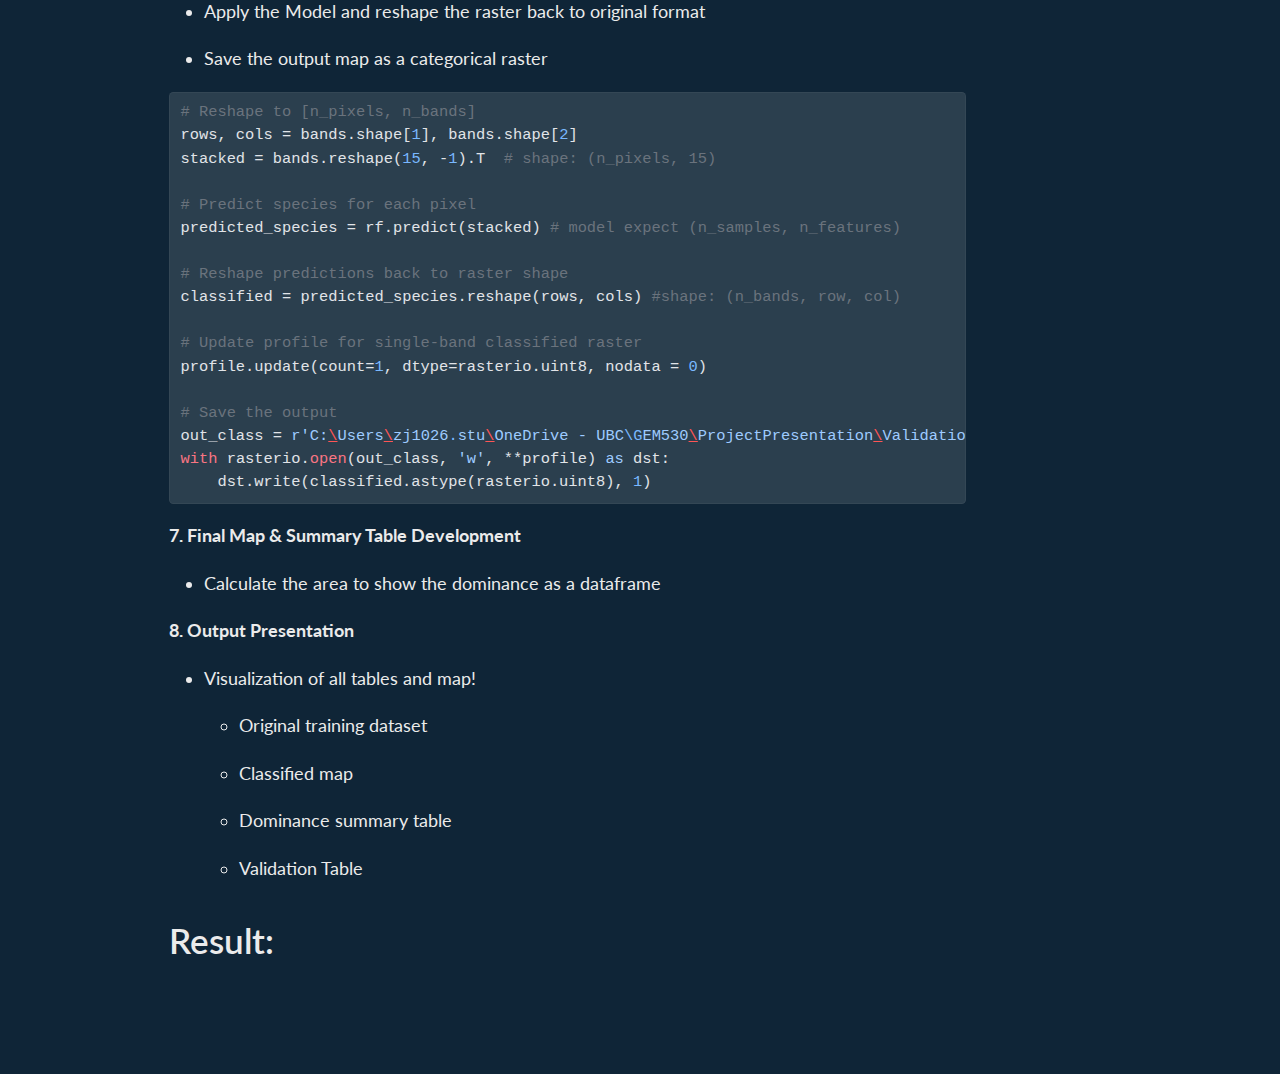
<file: _site/content_3.html>
<!DOCTYPE html>
<html xmlns="http://www.w3.org/1999/xhtml" lang="en" xml:lang="en"><head>

<meta charset="utf-8">
<meta name="generator" content="quarto-1.8.27">

<meta name="viewport" content="width=device-width, initial-scale=1.0, user-scalable=yes">


<title>Project 3: Mapping Tree Species Across the Petawawa Research Forest Using LiDAR for Forest Inventories – Welcome to My Portfolio!</title>
<style>
code{white-space: pre-wrap;}
span.smallcaps{font-variant: small-caps;}
div.columns{display: flex; gap: min(4vw, 1.5em);}
div.column{flex: auto; overflow-x: auto;}
div.hanging-indent{margin-left: 1.5em; text-indent: -1.5em;}
ul.task-list{list-style: none;}
ul.task-list li input[type="checkbox"] {
  width: 0.8em;
  margin: 0 0.8em 0.2em -1em; /* quarto-specific, see https://github.com/quarto-dev/quarto-cli/issues/4556 */ 
  vertical-align: middle;
}
/* CSS for syntax highlighting */
html { -webkit-text-size-adjust: 100%; }
pre > code.sourceCode { white-space: pre; position: relative; }
pre > code.sourceCode > span { display: inline-block; line-height: 1.25; }
pre > code.sourceCode > span:empty { height: 1.2em; }
.sourceCode { overflow: visible; }
code.sourceCode > span { color: inherit; text-decoration: inherit; }
div.sourceCode { margin: 1em 0; }
pre.sourceCode { margin: 0; }
@media screen {
div.sourceCode { overflow: auto; }
}
@media print {
pre > code.sourceCode { white-space: pre-wrap; }
pre > code.sourceCode > span { text-indent: -5em; padding-left: 5em; }
}
pre.numberSource code
  { counter-reset: source-line 0; }
pre.numberSource code > span
  { position: relative; left: -4em; counter-increment: source-line; }
pre.numberSource code > span > a:first-child::before
  { content: counter(source-line);
    position: relative; left: -1em; text-align: right; vertical-align: baseline;
    border: none; display: inline-block;
    -webkit-touch-callout: none; -webkit-user-select: none;
    -khtml-user-select: none; -moz-user-select: none;
    -ms-user-select: none; user-select: none;
    padding: 0 4px; width: 4em;
  }
pre.numberSource { margin-left: 3em;  padding-left: 4px; }
div.sourceCode
  {   }
@media screen {
pre > code.sourceCode > span > a:first-child::before { text-decoration: underline; }
}
</style>


<script src="site_libs/quarto-nav/quarto-nav.js"></script>
<script src="site_libs/quarto-nav/headroom.min.js"></script>
<script src="site_libs/clipboard/clipboard.min.js"></script>
<script src="site_libs/quarto-search/autocomplete.umd.js"></script>
<script src="site_libs/quarto-search/fuse.min.js"></script>
<script src="site_libs/quarto-search/quarto-search.js"></script>
<meta name="quarto:offset" content="./">
<script src="site_libs/quarto-html/quarto.js" type="module"></script>
<script src="site_libs/quarto-html/tabsets/tabsets.js" type="module"></script>
<script src="site_libs/quarto-html/axe/axe-check.js" type="module"></script>
<script src="site_libs/quarto-html/popper.min.js"></script>
<script src="site_libs/quarto-html/tippy.umd.min.js"></script>
<script src="site_libs/quarto-html/anchor.min.js"></script>
<link href="site_libs/quarto-html/tippy.css" rel="stylesheet">
<link href="site_libs/quarto-html/quarto-syntax-highlighting-dark-f1aadacce99040138bbb613f9330654f.css" rel="stylesheet" id="quarto-text-highlighting-styles">
<script src="site_libs/bootstrap/bootstrap.min.js"></script>
<link href="site_libs/bootstrap/bootstrap-icons.css" rel="stylesheet">
<link href="site_libs/bootstrap/bootstrap-85dbdca1a1bb438fabdb0314fa8797b4.min.css" rel="stylesheet" append-hash="true" id="quarto-bootstrap" data-mode="dark">
<script id="quarto-search-options" type="application/json">{
  "location": "navbar",
  "copy-button": false,
  "collapse-after": 3,
  "panel-placement": "end",
  "type": "overlay",
  "limit": 50,
  "keyboard-shortcut": [
    "f",
    "/",
    "s"
  ],
  "show-item-context": false,
  "language": {
    "search-no-results-text": "No results",
    "search-matching-documents-text": "matching documents",
    "search-copy-link-title": "Copy link to search",
    "search-hide-matches-text": "Hide additional matches",
    "search-more-match-text": "more match in this document",
    "search-more-matches-text": "more matches in this document",
    "search-clear-button-title": "Clear",
    "search-text-placeholder": "",
    "search-detached-cancel-button-title": "Cancel",
    "search-submit-button-title": "Submit",
    "search-label": "Search"
  }
}</script>
<style>html{ scroll-behavior: smooth; }</style>


<link rel="stylesheet" href="styles.css">
</head>

<body class="nav-fixed quarto-light">

<div id="quarto-search-results"></div>
  <header id="quarto-header" class="headroom fixed-top">
    <nav class="navbar navbar-expand-lg " data-bs-theme="dark">
      <div class="navbar-container container-fluid">
      <div class="navbar-brand-container mx-auto">
    <a class="navbar-brand" href="./index.html">
    <span class="navbar-title">Welcome to My Portfolio!</span>
    </a>
  </div>
            <div id="quarto-search" class="" title="Search"></div>
          <button class="navbar-toggler" type="button" data-bs-toggle="collapse" data-bs-target="#navbarCollapse" aria-controls="navbarCollapse" role="menu" aria-expanded="false" aria-label="Toggle navigation" onclick="if (window.quartoToggleHeadroom) { window.quartoToggleHeadroom(); }">
  <span class="navbar-toggler-icon"></span>
</button>
          <div class="collapse navbar-collapse" id="navbarCollapse">
            <ul class="navbar-nav navbar-nav-scroll me-auto">
  <li class="nav-item">
    <a class="nav-link" href="./index.html"> 
<span class="menu-text">Home</span></a>
  </li>  
  <li class="nav-item">
    <a class="nav-link" href="./resume.html"> 
<span class="menu-text">Resume</span></a>
  </li>  
  <li class="nav-item">
    <a class="nav-link" href="./map_gallery.html"> 
<span class="menu-text">Map Gallery</span></a>
  </li>  
  <li class="nav-item dropdown ">
    <a class="nav-link dropdown-toggle" href="#" id="nav-menu-projects" role="link" data-bs-toggle="dropdown" aria-expanded="false">
 <span class="menu-text">Projects</span>
    </a>
    <ul class="dropdown-menu" aria-labelledby="nav-menu-projects">    
        <li>
    <a class="dropdown-item" href="./content_1.html">
 <span class="dropdown-text">Project 1 – Evaluating and Comparing the Performance of VRI Data and LiDAR-derived Stand Metrics across Different Geospatial Features</span></a>
  </li>  
        <li>
    <a class="dropdown-item" href="./content_2.html">
 <span class="dropdown-text">Project 2 – Remote Sensing Used in Smart Urban Settings​</span></a>
  </li>  
        <li>
    <a class="dropdown-item" href="./content_3.html">
 <span class="dropdown-text">Project 3 – Mapping Tree Species Across the Petawawa Research Forest Using LiDAR for Forest Inventories</span></a>
  </li>  
    </ul>
  </li>
  <li class="nav-item">
    <a class="nav-link" href="./contact.html"> 
<span class="menu-text">Contact Info</span></a>
  </li>  
</ul>
          </div> <!-- /navcollapse -->
            <div class="quarto-navbar-tools">
</div>
      </div> <!-- /container-fluid -->
    </nav>
</header>
<!-- content -->
<div id="quarto-content" class="quarto-container page-columns page-rows-contents page-layout-article page-navbar">
<!-- sidebar -->
<!-- margin-sidebar -->
    <div id="quarto-margin-sidebar" class="sidebar margin-sidebar">
        <nav id="TOC" role="doc-toc" class="toc-active">
    <h2 id="toc-title">On this page</h2>
   
  <ul>
  <li><a href="#background-motivation" id="toc-background-motivation" class="nav-link active" data-scroll-target="#background-motivation"><strong>Background &amp; Motivation</strong>​</a>
  <ul class="collapse">
  <li><a href="#major-questions-to-solve" id="toc-major-questions-to-solve" class="nav-link" data-scroll-target="#major-questions-to-solve">Major Questions to Solve</a></li>
  </ul></li>
  <li><a href="#data-study-site-summary" id="toc-data-study-site-summary" class="nav-link" data-scroll-target="#data-study-site-summary">Data + Study Site Summary</a>
  <ul class="collapse">
  <li><a href="#study-site-summary" id="toc-study-site-summary" class="nav-link" data-scroll-target="#study-site-summary">Study Site Summary:</a></li>
  <li><a href="#data-summary" id="toc-data-summary" class="nav-link" data-scroll-target="#data-summary">Data Summary:</a></li>
  </ul></li>
  <li><a href="#method" id="toc-method" class="nav-link" data-scroll-target="#method">Method:</a></li>
  <li><a href="#result" id="toc-result" class="nav-link" data-scroll-target="#result">Result:</a></li>
  <li><a href="#section" id="toc-section" class="nav-link" data-scroll-target="#section"></a></li>
  </ul>
</nav>
    </div>
<!-- main -->
<main class="content" id="quarto-document-content">

<header id="title-block-header" class="quarto-title-block default">
<div class="quarto-title">
<div class="quarto-title-block"><div><h1 class="title">Project 3: Mapping Tree Species Across the Petawawa Research Forest Using LiDAR for Forest Inventories</h1><button type="button" class="btn code-tools-button" id="quarto-code-tools-source"><i class="bi"></i> Code</button></div></div>
</div>



<div class="quarto-title-meta">

    
  
    
  </div>
  


</header>


<p>Project Author: Zijin Xiao, Kate McIntyre, Nathan Mital, Abdiqafar Mohamed,</p>
<section id="background-motivation" class="level1">
<h1><strong>Background &amp; Motivation</strong>​</h1>
<p>This project models dominant tree species across the Petawawa Research Forest (PRF) using Multi-spectral remote sensing imagery, Airborne Laser Scanning (ALS) data and Python-based analytical tools.</p>
<p>Traditionally, the identification of species relies on the multi-spectral remote sensing imagery. Predicting dominant species from ALS alone remains challenging because ALS sensors generally record a single laser wavelength. However, recent studies indicate that canopy structure and vertical profile metrics derived from ALS point clouds can support effective species discrimination. Michałowska and Rapiński (2021) provide a comprehensive assessment of ALS-based classification methods, noting that classifiers such as Random Forest, Support Vector Machine, and neural networks can achieve accuracies between 70% and over 90%. Similarly, features such as height percentiles, canopy structural indices, and intensity metrics have shown strong discriminatory capability (Fassnacht et al., 2016). This paper primarily explores the potential and feasibility of LiDAR data for species classification.</p>
<section id="major-questions-to-solve" class="level2">
<h2 class="anchored" data-anchor-id="major-questions-to-solve">Major Questions to Solve</h2>
<ul>
<li><p>Can airborne LiDAR (ALS) data be used to accurately predict dominant tree species at the stand level in the Petawawa Research Forest?</p></li>
<li><p>Is LiDAR data alone sufficient for species classification, or would adding multispectral data improve model performance?</p></li>
</ul>
</section>
</section>
<section id="data-study-site-summary" class="level1">
<h1>Data + Study Site Summary</h1>
<section id="study-site-summary" class="level2">
<h2 class="anchored" data-anchor-id="study-site-summary">Study Site Summary:</h2>
<p>The PRF, located in Ontario near the Quebec border about 200 km northwest of Ottawa, offers an ideal test environment (Figure 1). Established in 1918, it is Canada’s oldest continuously operated research forest and spans roughly 100 km² within the Great Lakes–St.&nbsp;Lawrence mixedwood region (White et al., 2020). Its long-term ecological monitoring program includes ALS acquisitions from 2012 and 2018. Common species in the forest include white pine (Pinus strobus), red oak (Quercus rubra), trembling aspen (Populus tremuloides), white birch (Betula papyrifera), red pine (Pinus resinosa), and maple (Acer spp.).</p>
<p><img src="images/petawawa_study_area.jpg" class="img-fluid"></p>
</section>
<section id="data-summary" class="level2">
<h2 class="anchored" data-anchor-id="data-summary">Data Summary:</h2>
<table class="caption-top table">
<colgroup>
<col style="width: 33%">
<col style="width: 33%">
<col style="width: 33%">
</colgroup>
<tbody>
<tr class="odd">
<td></td>
<td><strong>Data Source</strong></td>
<td><strong>Metrics Breakdown</strong></td>
</tr>
<tr class="even">
<td><strong>LiDAR</strong></td>
<td>Terrain Metrics: PRF Digital Terrain Model</td>
<td>Aspects; Slope</td>
</tr>
<tr class="odd">
<td></td>
<td>Stand Metrics: PRF Enhanced Forest Inventory datasets</td>
<td>Basal Area; Above ground Biomass; Height of Dominant Species; DBH; Stand Density; Gross Total Volume</td>
</tr>
<tr class="even">
<td><strong>Multi-Spectral Images:</strong></td>
<td>Landsat 8</td>
<td>Band 2 (Blue); Band 3 (Green); Band 4 (Red); Band 5 (NIR); Band 6 (SWIR1); Band 7 (SWIR2)</td>
</tr>
<tr class="odd">
<td><strong>Ground Plots:</strong></td>
<td>Field Trip</td>
<td>Tree Species; Ground Plot Vectors</td>
</tr>
</tbody>
</table>
</section>
</section>
<section id="method" class="level1">
<h1>Method:</h1>
<p><strong>1. Set up and Prepare Landscape Data (LiDAR/Multi-Spectral Images)</strong></p>
<ul>
<li>Load and process landscape data (metrics)</li>
</ul>
<p><strong>2. Prepare Ground Plot Data</strong></p>
<ul>
<li><p>Load and process ground plot data (training/validation data)</p>
<ul>
<li><p>Topography: extract the value by ground plot polygons from the landscape DTM data that we launched in step 1</p></li>
<li><p>Stand Metrics: unpack the csv to get the metrics</p></li>
<li><p>Multi-Spectral Landsat 8 images: extract the value by ground plot polygons from the 6 bands that we launched in step 1</p></li>
</ul></li>
</ul>
<p><strong>3. Get the Training Data Ready</strong></p>
<ul>
<li><p>Combine all the ground plot data (topography, stand, and multispectral bands) into one composite dataframe</p>
<ul>
<li>This will be the dataframe we use to train our model</li>
</ul></li>
</ul>
<div class="quarto-figure quarto-figure-center">
<figure class="figure">
<p><img src="images/train_valid_summary.png" class="img-fluid figure-img"></p>
<figcaption>Overview of our training and validation dataset</figcaption>
</figure>
</div>
<p><strong>4. Develop a Composite Landscape Map (each layer = one metric)</strong></p>
<ul>
<li>Making a composite landscape map that contains all metrics as layers</li>
</ul>
<div class="code-copy-outer-scaffold"><div class="sourceCode" id="cb1"><pre class="sourceCode python code-with-copy"><code class="sourceCode python"><span id="cb1-1"><a href="#cb1-1" aria-hidden="true" tabindex="-1"></a><span class="co"># probably need to restart the kernel for arcpy</span></span>
<span id="cb1-2"><a href="#cb1-2" aria-hidden="true" tabindex="-1"></a>composite_input <span class="op">=</span> [basal_area, biomass, height_dominant, DBH, height,stand_density,volume] <span class="op">+</span> in_rasters <span class="op">+</span> in_topo</span>
<span id="cb1-3"><a href="#cb1-3" aria-hidden="true" tabindex="-1"></a>arcpy.management.CompositeBands(composite_input, <span class="vs">r'C:</span><span class="er">\</span><span class="vs">Users</span><span class="er">\</span><span class="vs">zj1026</span><span class="dv">.</span><span class="vs">stu</span><span class="er">\</span><span class="vs">OneDrive - UBC</span><span class="dv">\G</span><span class="vs">EM530</span><span class="er">\</span><span class="vs">ProjectPresentation</span><span class="er">\</span><span class="vs">Validation_presentation</span><span class="er">\</span><span class="vs">composite</span><span class="dv">.</span><span class="vs">tif'</span>)</span>
<span id="cb1-4"><a href="#cb1-4" aria-hidden="true" tabindex="-1"></a><span class="co"># Read the composite raster</span></span>
<span id="cb1-5"><a href="#cb1-5" aria-hidden="true" tabindex="-1"></a><span class="cf">with</span> rasterio.<span class="bu">open</span>(<span class="vs">r'C:</span><span class="er">\</span><span class="vs">Users</span><span class="er">\</span><span class="vs">zj1026</span><span class="dv">.</span><span class="vs">stu</span><span class="er">\</span><span class="vs">OneDrive - UBC</span><span class="dv">\G</span><span class="vs">EM530</span><span class="er">\</span><span class="vs">ProjectPresentation</span><span class="er">\</span><span class="vs">Validation_presentation</span><span class="er">\</span><span class="vs">composite</span><span class="dv">.</span><span class="vs">tif'</span>) <span class="im">as</span> src:</span>
<span id="cb1-6"><a href="#cb1-6" aria-hidden="true" tabindex="-1"></a>    bands <span class="op">=</span> src.read()  <span class="co"># shape: (16, rows, cols)</span></span>
<span id="cb1-7"><a href="#cb1-7" aria-hidden="true" tabindex="-1"></a>    profile <span class="op">=</span> src.profile</span>
<span id="cb1-8"><a href="#cb1-8" aria-hidden="true" tabindex="-1"></a>arcpy.CheckInExtension(<span class="st">"Spatial"</span>)</span></code></pre></div><button title="Copy to Clipboard" class="code-copy-button"><i class="bi"></i></button></div>
<p><strong>5. Model Developing</strong></p>
<ul>
<li><p>Import Random Forest Model Classifier</p></li>
<li><p>Reclassify the rows: if the leading species has ground plots less than 3, then assign the entire leading species group into species ID 999 (Others) to avoid errors</p></li>
<li><p>Define the predictor (independent variable, x) as all metrics we just defined above and the dependent variables (y) as the new leading species ID</p></li>
<li><p>Split the input dataframe by 7:3, so we have 70% of ground plots for training while the rest 30% are for validation.</p></li>
<li><p>Build up the model</p></li>
<li><p>Produce validation table</p></li>
</ul>
<div class="code-copy-outer-scaffold"><div class="sourceCode" id="cb2"><pre class="sourceCode python code-with-copy"><code class="sourceCode python"><span id="cb2-1"><a href="#cb2-1" aria-hidden="true" tabindex="-1"></a><span class="co"># the environment doesn't allow for loading both arcpy&amp;sklearn package, so restart kernel before heading into this</span></span>
<span id="cb2-2"><a href="#cb2-2" aria-hidden="true" tabindex="-1"></a><span class="im">from</span> sklearn.ensemble <span class="im">import</span> RandomForestClassifier</span>
<span id="cb2-3"><a href="#cb2-3" aria-hidden="true" tabindex="-1"></a><span class="im">from</span> sklearn.model_selection <span class="im">import</span> train_test_split</span>
<span id="cb2-4"><a href="#cb2-4" aria-hidden="true" tabindex="-1"></a><span class="im">from</span> sklearn.metrics <span class="im">import</span> classification_report</span>
<span id="cb2-5"><a href="#cb2-5" aria-hidden="true" tabindex="-1"></a></span>
<span id="cb2-6"><a href="#cb2-6" aria-hidden="true" tabindex="-1"></a><span class="co"># remove the species that are so rare that the model cannot even work with.</span></span>
<span id="cb2-7"><a href="#cb2-7" aria-hidden="true" tabindex="-1"></a>species_count <span class="op">=</span> train_valid[<span class="st">'Leadsp'</span>].value_counts()</span>
<span id="cb2-8"><a href="#cb2-8" aria-hidden="true" tabindex="-1"></a>rare_species <span class="op">=</span> species_count[species_count <span class="op">&lt;</span> <span class="dv">3</span>].index</span>
<span id="cb2-9"><a href="#cb2-9" aria-hidden="true" tabindex="-1"></a>train_valid[<span class="st">'Leadsp_modified'</span>] <span class="op">=</span> train_valid[<span class="st">'Leadsp'</span>].replace(rare_species, <span class="dv">999</span>)</span>
<span id="cb2-10"><a href="#cb2-10" aria-hidden="true" tabindex="-1"></a></span>
<span id="cb2-11"><a href="#cb2-11" aria-hidden="true" tabindex="-1"></a><span class="co"># Predictor variables (multi-spectral bands + topography metrics + stand metrics)</span></span>
<span id="cb2-12"><a href="#cb2-12" aria-hidden="true" tabindex="-1"></a>x <span class="op">=</span> train_valid[tree_metric].values</span>
<span id="cb2-13"><a href="#cb2-13" aria-hidden="true" tabindex="-1"></a><span class="co"># Dependent variable (species, also from ground plot stand metric data)</span></span>
<span id="cb2-14"><a href="#cb2-14" aria-hidden="true" tabindex="-1"></a>y <span class="op">=</span> train_valid[<span class="st">'Leadsp_modified'</span>].values</span>
<span id="cb2-15"><a href="#cb2-15" aria-hidden="true" tabindex="-1"></a></span>
<span id="cb2-16"><a href="#cb2-16" aria-hidden="true" tabindex="-1"></a><span class="co"># Split into train/validation</span></span>
<span id="cb2-17"><a href="#cb2-17" aria-hidden="true" tabindex="-1"></a>x_train, x_val, y_train, y_val <span class="op">=</span> train_test_split(x, y, test_size<span class="op">=</span><span class="fl">0.3</span>, random_state<span class="op">=</span><span class="dv">42</span>, stratify<span class="op">=</span>y)</span>
<span id="cb2-18"><a href="#cb2-18" aria-hidden="true" tabindex="-1"></a></span>
<span id="cb2-19"><a href="#cb2-19" aria-hidden="true" tabindex="-1"></a><span class="co"># Train the model</span></span>
<span id="cb2-20"><a href="#cb2-20" aria-hidden="true" tabindex="-1"></a>rf <span class="op">=</span> RandomForestClassifier(n_estimators<span class="op">=</span><span class="dv">400</span>, random_state<span class="op">=</span><span class="dv">42</span>, class_weight<span class="op">=</span><span class="st">"balanced"</span>)</span>
<span id="cb2-21"><a href="#cb2-21" aria-hidden="true" tabindex="-1"></a>rf.fit(x_train, y_train)</span>
<span id="cb2-22"><a href="#cb2-22" aria-hidden="true" tabindex="-1"></a><span class="co"># Validation in Figure&amp;Table discussion section</span></span>
<span id="cb2-23"><a href="#cb2-23" aria-hidden="true" tabindex="-1"></a>y_pred <span class="op">=</span> rf.predict(x_val)</span>
<span id="cb2-24"><a href="#cb2-24" aria-hidden="true" tabindex="-1"></a><span class="bu">print</span>(classification_report(y_val, y_pred))</span></code></pre></div><button title="Copy to Clipboard" class="code-copy-button"><i class="bi"></i></button></div>
<p><strong>6. Apply the Model to the Composite Landscape Map</strong></p>
<ul>
<li><p>Modify the raster shape for the model</p></li>
<li><p>Apply the Model and reshape the raster back to original format</p></li>
<li><p>Save the output map as a categorical raster</p></li>
</ul>
<div class="code-copy-outer-scaffold"><div class="sourceCode" id="cb3"><pre class="sourceCode python code-with-copy"><code class="sourceCode python"><span id="cb3-1"><a href="#cb3-1" aria-hidden="true" tabindex="-1"></a><span class="co"># Reshape to [n_pixels, n_bands]</span></span>
<span id="cb3-2"><a href="#cb3-2" aria-hidden="true" tabindex="-1"></a>rows, cols <span class="op">=</span> bands.shape[<span class="dv">1</span>], bands.shape[<span class="dv">2</span>]</span>
<span id="cb3-3"><a href="#cb3-3" aria-hidden="true" tabindex="-1"></a>stacked <span class="op">=</span> bands.reshape(<span class="dv">15</span>, <span class="op">-</span><span class="dv">1</span>).T  <span class="co"># shape: (n_pixels, 15)</span></span>
<span id="cb3-4"><a href="#cb3-4" aria-hidden="true" tabindex="-1"></a></span>
<span id="cb3-5"><a href="#cb3-5" aria-hidden="true" tabindex="-1"></a><span class="co"># Predict species for each pixel</span></span>
<span id="cb3-6"><a href="#cb3-6" aria-hidden="true" tabindex="-1"></a>predicted_species <span class="op">=</span> rf.predict(stacked) <span class="co"># model expect (n_samples, n_features)</span></span>
<span id="cb3-7"><a href="#cb3-7" aria-hidden="true" tabindex="-1"></a></span>
<span id="cb3-8"><a href="#cb3-8" aria-hidden="true" tabindex="-1"></a><span class="co"># Reshape predictions back to raster shape</span></span>
<span id="cb3-9"><a href="#cb3-9" aria-hidden="true" tabindex="-1"></a>classified <span class="op">=</span> predicted_species.reshape(rows, cols) <span class="co">#shape: (n_bands, row, col)</span></span>
<span id="cb3-10"><a href="#cb3-10" aria-hidden="true" tabindex="-1"></a></span>
<span id="cb3-11"><a href="#cb3-11" aria-hidden="true" tabindex="-1"></a><span class="co"># Update profile for single-band classified raster</span></span>
<span id="cb3-12"><a href="#cb3-12" aria-hidden="true" tabindex="-1"></a>profile.update(count<span class="op">=</span><span class="dv">1</span>, dtype<span class="op">=</span>rasterio.uint8, nodata <span class="op">=</span> <span class="dv">0</span>)</span>
<span id="cb3-13"><a href="#cb3-13" aria-hidden="true" tabindex="-1"></a></span>
<span id="cb3-14"><a href="#cb3-14" aria-hidden="true" tabindex="-1"></a><span class="co"># Save the output</span></span>
<span id="cb3-15"><a href="#cb3-15" aria-hidden="true" tabindex="-1"></a>out_class <span class="op">=</span> <span class="vs">r'C:</span><span class="er">\</span><span class="vs">Users</span><span class="er">\</span><span class="vs">zj1026</span><span class="dv">.</span><span class="vs">stu</span><span class="er">\</span><span class="vs">OneDrive - UBC</span><span class="dv">\G</span><span class="vs">EM530</span><span class="er">\</span><span class="vs">ProjectPresentation</span><span class="er">\</span><span class="vs">Validation_presentation</span><span class="er">\</span><span class="vs">classified_species</span><span class="dv">.</span><span class="vs">tif'</span></span>
<span id="cb3-16"><a href="#cb3-16" aria-hidden="true" tabindex="-1"></a><span class="cf">with</span> rasterio.<span class="bu">open</span>(out_class, <span class="st">'w'</span>, <span class="op">**</span>profile) <span class="im">as</span> dst:</span>
<span id="cb3-17"><a href="#cb3-17" aria-hidden="true" tabindex="-1"></a>    dst.write(classified.astype(rasterio.uint8), <span class="dv">1</span>)</span></code></pre></div><button title="Copy to Clipboard" class="code-copy-button"><i class="bi"></i></button></div>
<p><strong>7. Final Map &amp; Summary Table Development</strong></p>
<ul>
<li>Calculate the area to show the dominance as a dataframe</li>
</ul>
<p><strong>8. Output Presentation</strong></p>
<ul>
<li><p>Visualization of all tables and map!</p>
<ul>
<li><p>Original training dataset</p></li>
<li><p>Classified map</p></li>
<li><p>Dominance summary table</p></li>
<li><p>Validation Table</p></li>
</ul></li>
</ul>
</section>
<section id="result" class="level1">
<h1>Result:</h1>
</section>
<section id="section" class="level1">
<h1></h1>


<!-- -->

</section>

</main> <!-- /main -->
<script id="quarto-html-after-body" type="application/javascript">
  window.document.addEventListener("DOMContentLoaded", function (event) {
    const icon = "";
    const anchorJS = new window.AnchorJS();
    anchorJS.options = {
      placement: 'right',
      icon: icon
    };
    anchorJS.add('.anchored');
    const isCodeAnnotation = (el) => {
      for (const clz of el.classList) {
        if (clz.startsWith('code-annotation-')) {                     
          return true;
        }
      }
      return false;
    }
    const onCopySuccess = function(e) {
      // button target
      const button = e.trigger;
      // don't keep focus
      button.blur();
      // flash "checked"
      button.classList.add('code-copy-button-checked');
      var currentTitle = button.getAttribute("title");
      button.setAttribute("title", "Copied!");
      let tooltip;
      if (window.bootstrap) {
        button.setAttribute("data-bs-toggle", "tooltip");
        button.setAttribute("data-bs-placement", "left");
        button.setAttribute("data-bs-title", "Copied!");
        tooltip = new bootstrap.Tooltip(button, 
          { trigger: "manual", 
            customClass: "code-copy-button-tooltip",
            offset: [0, -8]});
        tooltip.show();    
      }
      setTimeout(function() {
        if (tooltip) {
          tooltip.hide();
          button.removeAttribute("data-bs-title");
          button.removeAttribute("data-bs-toggle");
          button.removeAttribute("data-bs-placement");
        }
        button.setAttribute("title", currentTitle);
        button.classList.remove('code-copy-button-checked');
      }, 1000);
      // clear code selection
      e.clearSelection();
    }
    const getTextToCopy = function(trigger) {
      const outerScaffold = trigger.parentElement.cloneNode(true);
      const codeEl = outerScaffold.querySelector('code');
      for (const childEl of codeEl.children) {
        if (isCodeAnnotation(childEl)) {
          childEl.remove();
        }
      }
      return codeEl.innerText;
    }
    const clipboard = new window.ClipboardJS('.code-copy-button:not([data-in-quarto-modal])', {
      text: getTextToCopy
    });
    clipboard.on('success', onCopySuccess);
    if (window.document.getElementById('quarto-embedded-source-code-modal')) {
      const clipboardModal = new window.ClipboardJS('.code-copy-button[data-in-quarto-modal]', {
        text: getTextToCopy,
        container: window.document.getElementById('quarto-embedded-source-code-modal')
      });
      clipboardModal.on('success', onCopySuccess);
    }
    const viewSource = window.document.getElementById('quarto-view-source') ||
                       window.document.getElementById('quarto-code-tools-source');
    if (viewSource) {
      const sourceUrl = viewSource.getAttribute("data-quarto-source-url");
      viewSource.addEventListener("click", function(e) {
        if (sourceUrl) {
          // rstudio viewer pane
          if (/\bcapabilities=\b/.test(window.location)) {
            window.open(sourceUrl);
          } else {
            window.location.href = sourceUrl;
          }
        } else {
          const modal = new bootstrap.Modal(document.getElementById('quarto-embedded-source-code-modal'));
          modal.show();
        }
        return false;
      });
    }
    function toggleCodeHandler(show) {
      return function(e) {
        const detailsSrc = window.document.querySelectorAll(".cell > details > .sourceCode");
        for (let i=0; i<detailsSrc.length; i++) {
          const details = detailsSrc[i].parentElement;
          if (show) {
            details.open = true;
          } else {
            details.removeAttribute("open");
          }
        }
        const cellCodeDivs = window.document.querySelectorAll(".cell > .sourceCode");
        const fromCls = show ? "hidden" : "unhidden";
        const toCls = show ? "unhidden" : "hidden";
        for (let i=0; i<cellCodeDivs.length; i++) {
          const codeDiv = cellCodeDivs[i];
          if (codeDiv.classList.contains(fromCls)) {
            codeDiv.classList.remove(fromCls);
            codeDiv.classList.add(toCls);
          } 
        }
        return false;
      }
    }
    const hideAllCode = window.document.getElementById("quarto-hide-all-code");
    if (hideAllCode) {
      hideAllCode.addEventListener("click", toggleCodeHandler(false));
    }
    const showAllCode = window.document.getElementById("quarto-show-all-code");
    if (showAllCode) {
      showAllCode.addEventListener("click", toggleCodeHandler(true));
    }
      var localhostRegex = new RegExp(/^(?:http|https):\/\/localhost\:?[0-9]*\//);
      var mailtoRegex = new RegExp(/^mailto:/);
        var filterRegex = new RegExp('/' + window.location.host + '/');
      var isInternal = (href) => {
          return filterRegex.test(href) || localhostRegex.test(href) || mailtoRegex.test(href);
      }
      // Inspect non-navigation links and adorn them if external
     var links = window.document.querySelectorAll('a[href]:not(.nav-link):not(.navbar-brand):not(.toc-action):not(.sidebar-link):not(.sidebar-item-toggle):not(.pagination-link):not(.no-external):not([aria-hidden]):not(.dropdown-item):not(.quarto-navigation-tool):not(.about-link)');
      for (var i=0; i<links.length; i++) {
        const link = links[i];
        if (!isInternal(link.href)) {
          // undo the damage that might have been done by quarto-nav.js in the case of
          // links that we want to consider external
          if (link.dataset.originalHref !== undefined) {
            link.href = link.dataset.originalHref;
          }
        }
      }
    function tippyHover(el, contentFn, onTriggerFn, onUntriggerFn) {
      const config = {
        allowHTML: true,
        maxWidth: 500,
        delay: 100,
        arrow: false,
        appendTo: function(el) {
            return el.parentElement;
        },
        interactive: true,
        interactiveBorder: 10,
        theme: 'quarto',
        placement: 'bottom-start',
      };
      if (contentFn) {
        config.content = contentFn;
      }
      if (onTriggerFn) {
        config.onTrigger = onTriggerFn;
      }
      if (onUntriggerFn) {
        config.onUntrigger = onUntriggerFn;
      }
      window.tippy(el, config); 
    }
    const noterefs = window.document.querySelectorAll('a[role="doc-noteref"]');
    for (var i=0; i<noterefs.length; i++) {
      const ref = noterefs[i];
      tippyHover(ref, function() {
        // use id or data attribute instead here
        let href = ref.getAttribute('data-footnote-href') || ref.getAttribute('href');
        try { href = new URL(href).hash; } catch {}
        const id = href.replace(/^#\/?/, "");
        const note = window.document.getElementById(id);
        if (note) {
          return note.innerHTML;
        } else {
          return "";
        }
      });
    }
    const xrefs = window.document.querySelectorAll('a.quarto-xref');
    const processXRef = (id, note) => {
      // Strip column container classes
      const stripColumnClz = (el) => {
        el.classList.remove("page-full", "page-columns");
        if (el.children) {
          for (const child of el.children) {
            stripColumnClz(child);
          }
        }
      }
      stripColumnClz(note)
      if (id === null || id.startsWith('sec-')) {
        // Special case sections, only their first couple elements
        const container = document.createElement("div");
        if (note.children && note.children.length > 2) {
          container.appendChild(note.children[0].cloneNode(true));
          for (let i = 1; i < note.children.length; i++) {
            const child = note.children[i];
            if (child.tagName === "P" && child.innerText === "") {
              continue;
            } else {
              container.appendChild(child.cloneNode(true));
              break;
            }
          }
          if (window.Quarto?.typesetMath) {
            window.Quarto.typesetMath(container);
          }
          return container.innerHTML
        } else {
          if (window.Quarto?.typesetMath) {
            window.Quarto.typesetMath(note);
          }
          return note.innerHTML;
        }
      } else {
        // Remove any anchor links if they are present
        const anchorLink = note.querySelector('a.anchorjs-link');
        if (anchorLink) {
          anchorLink.remove();
        }
        if (window.Quarto?.typesetMath) {
          window.Quarto.typesetMath(note);
        }
        if (note.classList.contains("callout")) {
          return note.outerHTML;
        } else {
          return note.innerHTML;
        }
      }
    }
    for (var i=0; i<xrefs.length; i++) {
      const xref = xrefs[i];
      tippyHover(xref, undefined, function(instance) {
        instance.disable();
        let url = xref.getAttribute('href');
        let hash = undefined; 
        if (url.startsWith('#')) {
          hash = url;
        } else {
          try { hash = new URL(url).hash; } catch {}
        }
        if (hash) {
          const id = hash.replace(/^#\/?/, "");
          const note = window.document.getElementById(id);
          if (note !== null) {
            try {
              const html = processXRef(id, note.cloneNode(true));
              instance.setContent(html);
            } finally {
              instance.enable();
              instance.show();
            }
          } else {
            // See if we can fetch this
            fetch(url.split('#')[0])
            .then(res => res.text())
            .then(html => {
              const parser = new DOMParser();
              const htmlDoc = parser.parseFromString(html, "text/html");
              const note = htmlDoc.getElementById(id);
              if (note !== null) {
                const html = processXRef(id, note);
                instance.setContent(html);
              } 
            }).finally(() => {
              instance.enable();
              instance.show();
            });
          }
        } else {
          // See if we can fetch a full url (with no hash to target)
          // This is a special case and we should probably do some content thinning / targeting
          fetch(url)
          .then(res => res.text())
          .then(html => {
            const parser = new DOMParser();
            const htmlDoc = parser.parseFromString(html, "text/html");
            const note = htmlDoc.querySelector('main.content');
            if (note !== null) {
              // This should only happen for chapter cross references
              // (since there is no id in the URL)
              // remove the first header
              if (note.children.length > 0 && note.children[0].tagName === "HEADER") {
                note.children[0].remove();
              }
              const html = processXRef(null, note);
              instance.setContent(html);
            } 
          }).finally(() => {
            instance.enable();
            instance.show();
          });
        }
      }, function(instance) {
      });
    }
        let selectedAnnoteEl;
        const selectorForAnnotation = ( cell, annotation) => {
          let cellAttr = 'data-code-cell="' + cell + '"';
          let lineAttr = 'data-code-annotation="' +  annotation + '"';
          const selector = 'span[' + cellAttr + '][' + lineAttr + ']';
          return selector;
        }
        const selectCodeLines = (annoteEl) => {
          const doc = window.document;
          const targetCell = annoteEl.getAttribute("data-target-cell");
          const targetAnnotation = annoteEl.getAttribute("data-target-annotation");
          const annoteSpan = window.document.querySelector(selectorForAnnotation(targetCell, targetAnnotation));
          const lines = annoteSpan.getAttribute("data-code-lines").split(",");
          const lineIds = lines.map((line) => {
            return targetCell + "-" + line;
          })
          let top = null;
          let height = null;
          let parent = null;
          if (lineIds.length > 0) {
              //compute the position of the single el (top and bottom and make a div)
              const el = window.document.getElementById(lineIds[0]);
              top = el.offsetTop;
              height = el.offsetHeight;
              parent = el.parentElement.parentElement;
            if (lineIds.length > 1) {
              const lastEl = window.document.getElementById(lineIds[lineIds.length - 1]);
              const bottom = lastEl.offsetTop + lastEl.offsetHeight;
              height = bottom - top;
            }
            if (top !== null && height !== null && parent !== null) {
              // cook up a div (if necessary) and position it 
              let div = window.document.getElementById("code-annotation-line-highlight");
              if (div === null) {
                div = window.document.createElement("div");
                div.setAttribute("id", "code-annotation-line-highlight");
                div.style.position = 'absolute';
                parent.appendChild(div);
              }
              div.style.top = top - 2 + "px";
              div.style.height = height + 4 + "px";
              div.style.left = 0;
              let gutterDiv = window.document.getElementById("code-annotation-line-highlight-gutter");
              if (gutterDiv === null) {
                gutterDiv = window.document.createElement("div");
                gutterDiv.setAttribute("id", "code-annotation-line-highlight-gutter");
                gutterDiv.style.position = 'absolute';
                const codeCell = window.document.getElementById(targetCell);
                const gutter = codeCell.querySelector('.code-annotation-gutter');
                gutter.appendChild(gutterDiv);
              }
              gutterDiv.style.top = top - 2 + "px";
              gutterDiv.style.height = height + 4 + "px";
            }
            selectedAnnoteEl = annoteEl;
          }
        };
        const unselectCodeLines = () => {
          const elementsIds = ["code-annotation-line-highlight", "code-annotation-line-highlight-gutter"];
          elementsIds.forEach((elId) => {
            const div = window.document.getElementById(elId);
            if (div) {
              div.remove();
            }
          });
          selectedAnnoteEl = undefined;
        };
          // Handle positioning of the toggle
      window.addEventListener(
        "resize",
        throttle(() => {
          elRect = undefined;
          if (selectedAnnoteEl) {
            selectCodeLines(selectedAnnoteEl);
          }
        }, 10)
      );
      function throttle(fn, ms) {
      let throttle = false;
      let timer;
        return (...args) => {
          if(!throttle) { // first call gets through
              fn.apply(this, args);
              throttle = true;
          } else { // all the others get throttled
              if(timer) clearTimeout(timer); // cancel #2
              timer = setTimeout(() => {
                fn.apply(this, args);
                timer = throttle = false;
              }, ms);
          }
        };
      }
        // Attach click handler to the DT
        const annoteDls = window.document.querySelectorAll('dt[data-target-cell]');
        for (const annoteDlNode of annoteDls) {
          annoteDlNode.addEventListener('click', (event) => {
            const clickedEl = event.target;
            if (clickedEl !== selectedAnnoteEl) {
              unselectCodeLines();
              const activeEl = window.document.querySelector('dt[data-target-cell].code-annotation-active');
              if (activeEl) {
                activeEl.classList.remove('code-annotation-active');
              }
              selectCodeLines(clickedEl);
              clickedEl.classList.add('code-annotation-active');
            } else {
              // Unselect the line
              unselectCodeLines();
              clickedEl.classList.remove('code-annotation-active');
            }
          });
        }
    const findCites = (el) => {
      const parentEl = el.parentElement;
      if (parentEl) {
        const cites = parentEl.dataset.cites;
        if (cites) {
          return {
            el,
            cites: cites.split(' ')
          };
        } else {
          return findCites(el.parentElement)
        }
      } else {
        return undefined;
      }
    };
    var bibliorefs = window.document.querySelectorAll('a[role="doc-biblioref"]');
    for (var i=0; i<bibliorefs.length; i++) {
      const ref = bibliorefs[i];
      const citeInfo = findCites(ref);
      if (citeInfo) {
        tippyHover(citeInfo.el, function() {
          var popup = window.document.createElement('div');
          citeInfo.cites.forEach(function(cite) {
            var citeDiv = window.document.createElement('div');
            citeDiv.classList.add('hanging-indent');
            citeDiv.classList.add('csl-entry');
            var biblioDiv = window.document.getElementById('ref-' + cite);
            if (biblioDiv) {
              citeDiv.innerHTML = biblioDiv.innerHTML;
            }
            popup.appendChild(citeDiv);
          });
          return popup.innerHTML;
        });
      }
    }
  });
  </script><div class="modal fade" id="quarto-embedded-source-code-modal" tabindex="-1" aria-labelledby="quarto-embedded-source-code-modal-label" aria-hidden="true"><div class="modal-dialog modal-dialog-scrollable"><div class="modal-content"><div class="modal-header"><h5 class="modal-title" id="quarto-embedded-source-code-modal-label">Source Code</h5><button class="btn-close" data-bs-dismiss="modal"></button></div><div class="modal-body"><div class="">
<div class="code-copy-outer-scaffold"><div class="sourceCode" id="cb4" data-shortcodes="false"><pre class="sourceCode markdown code-with-copy"><code class="sourceCode markdown"><span id="cb4-1"><a href="#cb4-1" aria-hidden="true" tabindex="-1"></a><span class="co">---</span></span>
<span id="cb4-2"><a href="#cb4-2" aria-hidden="true" tabindex="-1"></a><span class="an">title:</span><span class="co"> "Project 3: Mapping Tree Species Across the Petawawa Research Forest Using LiDAR for Forest Inventories"</span></span>
<span id="cb4-3"><a href="#cb4-3" aria-hidden="true" tabindex="-1"></a><span class="an">format:</span></span>
<span id="cb4-4"><a href="#cb4-4" aria-hidden="true" tabindex="-1"></a><span class="co">  html:</span></span>
<span id="cb4-5"><a href="#cb4-5" aria-hidden="true" tabindex="-1"></a><span class="co">    theme: superhero</span></span>
<span id="cb4-6"><a href="#cb4-6" aria-hidden="true" tabindex="-1"></a><span class="an">editor:</span><span class="co"> visual</span></span>
<span id="cb4-7"><a href="#cb4-7" aria-hidden="true" tabindex="-1"></a><span class="co">---</span></span>
<span id="cb4-8"><a href="#cb4-8" aria-hidden="true" tabindex="-1"></a></span>
<span id="cb4-9"><a href="#cb4-9" aria-hidden="true" tabindex="-1"></a>Project Author: Zijin Xiao, Kate McIntyre, Nathan Mital, Abdiqafar Mohamed,</span>
<span id="cb4-10"><a href="#cb4-10" aria-hidden="true" tabindex="-1"></a></span>
<span id="cb4-11"><a href="#cb4-11" aria-hidden="true" tabindex="-1"></a><span class="fu"># **Background &amp; Motivation**​</span></span>
<span id="cb4-12"><a href="#cb4-12" aria-hidden="true" tabindex="-1"></a></span>
<span id="cb4-13"><a href="#cb4-13" aria-hidden="true" tabindex="-1"></a>This project models dominant tree species across the Petawawa Research Forest (PRF) using Multi-spectral remote sensing imagery, Airborne Laser Scanning (ALS) data and Python-based analytical tools.</span>
<span id="cb4-14"><a href="#cb4-14" aria-hidden="true" tabindex="-1"></a></span>
<span id="cb4-15"><a href="#cb4-15" aria-hidden="true" tabindex="-1"></a>Traditionally, the identification of species relies on the multi-spectral remote sensing imagery. Predicting dominant species from ALS alone remains challenging because ALS sensors generally record a single laser wavelength. However, recent studies indicate that canopy structure and vertical profile metrics derived from ALS point clouds can support effective species discrimination. Michałowska and Rapiński (2021) provide a comprehensive assessment of ALS-based classification methods, noting that classifiers such as Random Forest, Support Vector Machine, and neural networks can achieve accuracies between 70% and over 90%. Similarly, features such as height percentiles, canopy structural indices, and intensity metrics have shown strong discriminatory capability (Fassnacht et al., 2016). This paper primarily explores the potential and feasibility of LiDAR data for species classification.</span>
<span id="cb4-16"><a href="#cb4-16" aria-hidden="true" tabindex="-1"></a></span>
<span id="cb4-17"><a href="#cb4-17" aria-hidden="true" tabindex="-1"></a><span class="fu">## Major Questions to Solve</span></span>
<span id="cb4-18"><a href="#cb4-18" aria-hidden="true" tabindex="-1"></a></span>
<span id="cb4-19"><a href="#cb4-19" aria-hidden="true" tabindex="-1"></a><span class="ss">-   </span>Can airborne LiDAR (ALS) data be used to accurately predict dominant tree species at the stand level in the Petawawa Research Forest?</span>
<span id="cb4-20"><a href="#cb4-20" aria-hidden="true" tabindex="-1"></a></span>
<span id="cb4-21"><a href="#cb4-21" aria-hidden="true" tabindex="-1"></a><span class="ss">-   </span>Is LiDAR data alone sufficient for species classification, or would adding multispectral data improve model performance?</span>
<span id="cb4-22"><a href="#cb4-22" aria-hidden="true" tabindex="-1"></a></span>
<span id="cb4-23"><a href="#cb4-23" aria-hidden="true" tabindex="-1"></a><span class="fu"># Data + Study Site Summary</span></span>
<span id="cb4-24"><a href="#cb4-24" aria-hidden="true" tabindex="-1"></a></span>
<span id="cb4-25"><a href="#cb4-25" aria-hidden="true" tabindex="-1"></a><span class="fu">## Study Site Summary:</span></span>
<span id="cb4-26"><a href="#cb4-26" aria-hidden="true" tabindex="-1"></a></span>
<span id="cb4-27"><a href="#cb4-27" aria-hidden="true" tabindex="-1"></a>The PRF, located in Ontario near the Quebec border about 200 km northwest of Ottawa, offers an ideal test environment (Figure 1). Established in 1918, it is Canada’s oldest continuously operated research forest and spans roughly 100 km² within the Great Lakes–St. Lawrence mixedwood region (White et al., 2020). Its long-term ecological monitoring program includes ALS acquisitions from 2012 and 2018. Common species in the forest include white pine (Pinus strobus), red oak (Quercus rubra), trembling aspen (Populus tremuloides), white birch (Betula papyrifera), red pine (Pinus resinosa), and maple (Acer spp.).</span>
<span id="cb4-28"><a href="#cb4-28" aria-hidden="true" tabindex="-1"></a></span>
<span id="cb4-29"><a href="#cb4-29" aria-hidden="true" tabindex="-1"></a><span class="al">![](images/petawawa_study_area.jpg)</span></span>
<span id="cb4-30"><a href="#cb4-30" aria-hidden="true" tabindex="-1"></a></span>
<span id="cb4-31"><a href="#cb4-31" aria-hidden="true" tabindex="-1"></a><span class="fu">## Data Summary:</span></span>
<span id="cb4-32"><a href="#cb4-32" aria-hidden="true" tabindex="-1"></a></span>
<span id="cb4-33"><a href="#cb4-33" aria-hidden="true" tabindex="-1"></a><span class="pp">|</span>  <span class="pp">|</span>  <span class="pp">|</span>  <span class="pp">|</span></span>
<span id="cb4-34"><a href="#cb4-34" aria-hidden="true" tabindex="-1"></a><span class="pp">|----|----|----|</span></span>
<span id="cb4-35"><a href="#cb4-35" aria-hidden="true" tabindex="-1"></a><span class="pp">|</span>  <span class="pp">|</span> **Data Source** | **Metrics Breakdown** <span class="pp">|</span></span>
<span id="cb4-36"><a href="#cb4-36" aria-hidden="true" tabindex="-1"></a><span class="pp">|</span> **LiDAR** <span class="pp">|</span> Terrain Metrics: PRF Digital Terrain Model <span class="pp">|</span> Aspects; Slope <span class="pp">|</span></span>
<span id="cb4-37"><a href="#cb4-37" aria-hidden="true" tabindex="-1"></a><span class="pp">|</span>  <span class="pp">|</span> Stand Metrics: PRF Enhanced Forest Inventory datasets <span class="pp">|</span> Basal Area; Above ground Biomass; Height of Dominant Species; DBH; Stand Density; Gross Total Volume <span class="pp">|</span></span>
<span id="cb4-38"><a href="#cb4-38" aria-hidden="true" tabindex="-1"></a><span class="pp">|</span> **Multi-Spectral Images:** <span class="pp">|</span> Landsat 8 <span class="pp">|</span> Band 2 (Blue); Band 3 (Green); Band 4 (Red); Band 5 (NIR); Band 6 (SWIR1); Band 7 (SWIR2) <span class="pp">|</span></span>
<span id="cb4-39"><a href="#cb4-39" aria-hidden="true" tabindex="-1"></a><span class="pp">|</span> **Ground Plots:** <span class="pp">|</span> Field Trip <span class="pp">|</span> Tree Species; Ground Plot Vectors <span class="pp">|</span></span>
<span id="cb4-40"><a href="#cb4-40" aria-hidden="true" tabindex="-1"></a></span>
<span id="cb4-41"><a href="#cb4-41" aria-hidden="true" tabindex="-1"></a><span class="fu"># Method:</span></span>
<span id="cb4-42"><a href="#cb4-42" aria-hidden="true" tabindex="-1"></a></span>
<span id="cb4-43"><a href="#cb4-43" aria-hidden="true" tabindex="-1"></a>**1. Set up and Prepare Landscape Data (LiDAR/Multi-Spectral Images)**</span>
<span id="cb4-44"><a href="#cb4-44" aria-hidden="true" tabindex="-1"></a></span>
<span id="cb4-45"><a href="#cb4-45" aria-hidden="true" tabindex="-1"></a><span class="ss">-   </span>Load and process landscape data (metrics)</span>
<span id="cb4-46"><a href="#cb4-46" aria-hidden="true" tabindex="-1"></a></span>
<span id="cb4-47"><a href="#cb4-47" aria-hidden="true" tabindex="-1"></a>**2. Prepare Ground Plot Data**</span>
<span id="cb4-48"><a href="#cb4-48" aria-hidden="true" tabindex="-1"></a></span>
<span id="cb4-49"><a href="#cb4-49" aria-hidden="true" tabindex="-1"></a><span class="ss">-   </span>Load and process ground plot data (training/validation data)</span>
<span id="cb4-50"><a href="#cb4-50" aria-hidden="true" tabindex="-1"></a></span>
<span id="cb4-51"><a href="#cb4-51" aria-hidden="true" tabindex="-1"></a><span class="ss">    -   </span>Topography: extract the value by ground plot polygons from the landscape DTM data that we launched in step 1</span>
<span id="cb4-52"><a href="#cb4-52" aria-hidden="true" tabindex="-1"></a></span>
<span id="cb4-53"><a href="#cb4-53" aria-hidden="true" tabindex="-1"></a><span class="ss">    -   </span>Stand Metrics: unpack the csv to get the metrics</span>
<span id="cb4-54"><a href="#cb4-54" aria-hidden="true" tabindex="-1"></a></span>
<span id="cb4-55"><a href="#cb4-55" aria-hidden="true" tabindex="-1"></a><span class="ss">    -   </span>Multi-Spectral Landsat 8 images: extract the value by ground plot polygons from the 6 bands that we launched in step 1</span>
<span id="cb4-56"><a href="#cb4-56" aria-hidden="true" tabindex="-1"></a></span>
<span id="cb4-57"><a href="#cb4-57" aria-hidden="true" tabindex="-1"></a>**3. Get the Training Data Ready**</span>
<span id="cb4-58"><a href="#cb4-58" aria-hidden="true" tabindex="-1"></a></span>
<span id="cb4-59"><a href="#cb4-59" aria-hidden="true" tabindex="-1"></a><span class="ss">-   </span>Combine all the ground plot data (topography, stand, and multispectral bands) into one composite dataframe</span>
<span id="cb4-60"><a href="#cb4-60" aria-hidden="true" tabindex="-1"></a></span>
<span id="cb4-61"><a href="#cb4-61" aria-hidden="true" tabindex="-1"></a><span class="ss">    -   </span>This will be the dataframe we use to train our model</span>
<span id="cb4-62"><a href="#cb4-62" aria-hidden="true" tabindex="-1"></a></span>
<span id="cb4-63"><a href="#cb4-63" aria-hidden="true" tabindex="-1"></a><span class="al">![Overview of our training and validation dataset](images/train_valid_summary.png)</span>{fig-align="center"}</span>
<span id="cb4-64"><a href="#cb4-64" aria-hidden="true" tabindex="-1"></a></span>
<span id="cb4-65"><a href="#cb4-65" aria-hidden="true" tabindex="-1"></a>**4. Develop a Composite Landscape Map (each layer = one metric)**</span>
<span id="cb4-66"><a href="#cb4-66" aria-hidden="true" tabindex="-1"></a></span>
<span id="cb4-67"><a href="#cb4-67" aria-hidden="true" tabindex="-1"></a><span class="ss">-   </span>Making a composite landscape map that contains all metrics as layers</span>
<span id="cb4-68"><a href="#cb4-68" aria-hidden="true" tabindex="-1"></a></span>
<span id="cb4-69"><a href="#cb4-69" aria-hidden="true" tabindex="-1"></a><span class="in">``` python</span></span>
<span id="cb4-70"><a href="#cb4-70" aria-hidden="true" tabindex="-1"></a><span class="co"># probably need to restart the kernel for arcpy</span></span>
<span id="cb4-71"><a href="#cb4-71" aria-hidden="true" tabindex="-1"></a>composite_input <span class="op">=</span> [basal_area, biomass, height_dominant, DBH, height,stand_density,volume] <span class="op">+</span> in_rasters <span class="op">+</span> in_topo</span>
<span id="cb4-72"><a href="#cb4-72" aria-hidden="true" tabindex="-1"></a>arcpy.management.CompositeBands(composite_input, <span class="vs">r'C:</span><span class="er">\</span><span class="vs">Users</span><span class="er">\</span><span class="vs">zj1026</span><span class="dv">.</span><span class="vs">stu</span><span class="er">\</span><span class="vs">OneDrive - UBC</span><span class="dv">\G</span><span class="vs">EM530</span><span class="er">\</span><span class="vs">ProjectPresentation</span><span class="er">\</span><span class="vs">Validation_presentation</span><span class="er">\</span><span class="vs">composite</span><span class="dv">.</span><span class="vs">tif'</span>)</span>
<span id="cb4-73"><a href="#cb4-73" aria-hidden="true" tabindex="-1"></a><span class="co"># Read the composite raster</span></span>
<span id="cb4-74"><a href="#cb4-74" aria-hidden="true" tabindex="-1"></a><span class="cf">with</span> rasterio.<span class="bu">open</span>(<span class="vs">r'C:</span><span class="er">\</span><span class="vs">Users</span><span class="er">\</span><span class="vs">zj1026</span><span class="dv">.</span><span class="vs">stu</span><span class="er">\</span><span class="vs">OneDrive - UBC</span><span class="dv">\G</span><span class="vs">EM530</span><span class="er">\</span><span class="vs">ProjectPresentation</span><span class="er">\</span><span class="vs">Validation_presentation</span><span class="er">\</span><span class="vs">composite</span><span class="dv">.</span><span class="vs">tif'</span>) <span class="im">as</span> src:</span>
<span id="cb4-75"><a href="#cb4-75" aria-hidden="true" tabindex="-1"></a>    bands <span class="op">=</span> src.read()  <span class="co"># shape: (16, rows, cols)</span></span>
<span id="cb4-76"><a href="#cb4-76" aria-hidden="true" tabindex="-1"></a>    profile <span class="op">=</span> src.profile</span>
<span id="cb4-77"><a href="#cb4-77" aria-hidden="true" tabindex="-1"></a>arcpy.CheckInExtension(<span class="st">"Spatial"</span>)</span>
<span id="cb4-78"><a href="#cb4-78" aria-hidden="true" tabindex="-1"></a><span class="in">```</span></span>
<span id="cb4-79"><a href="#cb4-79" aria-hidden="true" tabindex="-1"></a></span>
<span id="cb4-80"><a href="#cb4-80" aria-hidden="true" tabindex="-1"></a>**5. Model Developing**</span>
<span id="cb4-81"><a href="#cb4-81" aria-hidden="true" tabindex="-1"></a></span>
<span id="cb4-82"><a href="#cb4-82" aria-hidden="true" tabindex="-1"></a><span class="ss">-   </span>Import Random Forest Model Classifier</span>
<span id="cb4-83"><a href="#cb4-83" aria-hidden="true" tabindex="-1"></a></span>
<span id="cb4-84"><a href="#cb4-84" aria-hidden="true" tabindex="-1"></a><span class="ss">-   </span>Reclassify the rows: if the leading species has ground plots less than 3, then assign the entire leading species group into species ID 999 (Others) to avoid errors</span>
<span id="cb4-85"><a href="#cb4-85" aria-hidden="true" tabindex="-1"></a></span>
<span id="cb4-86"><a href="#cb4-86" aria-hidden="true" tabindex="-1"></a><span class="ss">-   </span>Define the predictor (independent variable, x) as all metrics we just defined above and the dependent variables (y) as the new leading species ID</span>
<span id="cb4-87"><a href="#cb4-87" aria-hidden="true" tabindex="-1"></a></span>
<span id="cb4-88"><a href="#cb4-88" aria-hidden="true" tabindex="-1"></a><span class="ss">-   </span>Split the input dataframe by 7:3, so we have 70% of ground plots for training while the rest 30% are for validation.</span>
<span id="cb4-89"><a href="#cb4-89" aria-hidden="true" tabindex="-1"></a></span>
<span id="cb4-90"><a href="#cb4-90" aria-hidden="true" tabindex="-1"></a><span class="ss">-   </span>Build up the model</span>
<span id="cb4-91"><a href="#cb4-91" aria-hidden="true" tabindex="-1"></a></span>
<span id="cb4-92"><a href="#cb4-92" aria-hidden="true" tabindex="-1"></a><span class="ss">-   </span>Produce validation table</span>
<span id="cb4-93"><a href="#cb4-93" aria-hidden="true" tabindex="-1"></a></span>
<span id="cb4-94"><a href="#cb4-94" aria-hidden="true" tabindex="-1"></a><span class="in">``` python</span></span>
<span id="cb4-95"><a href="#cb4-95" aria-hidden="true" tabindex="-1"></a><span class="co"># the environment doesn't allow for loading both arcpy&amp;sklearn package, so restart kernel before heading into this</span></span>
<span id="cb4-96"><a href="#cb4-96" aria-hidden="true" tabindex="-1"></a><span class="im">from</span> sklearn.ensemble <span class="im">import</span> RandomForestClassifier</span>
<span id="cb4-97"><a href="#cb4-97" aria-hidden="true" tabindex="-1"></a><span class="im">from</span> sklearn.model_selection <span class="im">import</span> train_test_split</span>
<span id="cb4-98"><a href="#cb4-98" aria-hidden="true" tabindex="-1"></a><span class="im">from</span> sklearn.metrics <span class="im">import</span> classification_report</span>
<span id="cb4-99"><a href="#cb4-99" aria-hidden="true" tabindex="-1"></a></span>
<span id="cb4-100"><a href="#cb4-100" aria-hidden="true" tabindex="-1"></a><span class="co"># remove the species that are so rare that the model cannot even work with.</span></span>
<span id="cb4-101"><a href="#cb4-101" aria-hidden="true" tabindex="-1"></a>species_count <span class="op">=</span> train_valid[<span class="st">'Leadsp'</span>].value_counts()</span>
<span id="cb4-102"><a href="#cb4-102" aria-hidden="true" tabindex="-1"></a>rare_species <span class="op">=</span> species_count[species_count <span class="op">&lt;</span> <span class="dv">3</span>].index</span>
<span id="cb4-103"><a href="#cb4-103" aria-hidden="true" tabindex="-1"></a>train_valid[<span class="st">'Leadsp_modified'</span>] <span class="op">=</span> train_valid[<span class="st">'Leadsp'</span>].replace(rare_species, <span class="dv">999</span>)</span>
<span id="cb4-104"><a href="#cb4-104" aria-hidden="true" tabindex="-1"></a></span>
<span id="cb4-105"><a href="#cb4-105" aria-hidden="true" tabindex="-1"></a><span class="co"># Predictor variables (multi-spectral bands + topography metrics + stand metrics)</span></span>
<span id="cb4-106"><a href="#cb4-106" aria-hidden="true" tabindex="-1"></a>x <span class="op">=</span> train_valid[tree_metric].values</span>
<span id="cb4-107"><a href="#cb4-107" aria-hidden="true" tabindex="-1"></a><span class="co"># Dependent variable (species, also from ground plot stand metric data)</span></span>
<span id="cb4-108"><a href="#cb4-108" aria-hidden="true" tabindex="-1"></a>y <span class="op">=</span> train_valid[<span class="st">'Leadsp_modified'</span>].values</span>
<span id="cb4-109"><a href="#cb4-109" aria-hidden="true" tabindex="-1"></a></span>
<span id="cb4-110"><a href="#cb4-110" aria-hidden="true" tabindex="-1"></a><span class="co"># Split into train/validation</span></span>
<span id="cb4-111"><a href="#cb4-111" aria-hidden="true" tabindex="-1"></a>x_train, x_val, y_train, y_val <span class="op">=</span> train_test_split(x, y, test_size<span class="op">=</span><span class="fl">0.3</span>, random_state<span class="op">=</span><span class="dv">42</span>, stratify<span class="op">=</span>y)</span>
<span id="cb4-112"><a href="#cb4-112" aria-hidden="true" tabindex="-1"></a></span>
<span id="cb4-113"><a href="#cb4-113" aria-hidden="true" tabindex="-1"></a><span class="co"># Train the model</span></span>
<span id="cb4-114"><a href="#cb4-114" aria-hidden="true" tabindex="-1"></a>rf <span class="op">=</span> RandomForestClassifier(n_estimators<span class="op">=</span><span class="dv">400</span>, random_state<span class="op">=</span><span class="dv">42</span>, class_weight<span class="op">=</span><span class="st">"balanced"</span>)</span>
<span id="cb4-115"><a href="#cb4-115" aria-hidden="true" tabindex="-1"></a>rf.fit(x_train, y_train)</span>
<span id="cb4-116"><a href="#cb4-116" aria-hidden="true" tabindex="-1"></a><span class="co"># Validation in Figure&amp;Table discussion section</span></span>
<span id="cb4-117"><a href="#cb4-117" aria-hidden="true" tabindex="-1"></a>y_pred <span class="op">=</span> rf.predict(x_val)</span>
<span id="cb4-118"><a href="#cb4-118" aria-hidden="true" tabindex="-1"></a><span class="bu">print</span>(classification_report(y_val, y_pred))</span>
<span id="cb4-119"><a href="#cb4-119" aria-hidden="true" tabindex="-1"></a><span class="in">```</span></span>
<span id="cb4-120"><a href="#cb4-120" aria-hidden="true" tabindex="-1"></a></span>
<span id="cb4-121"><a href="#cb4-121" aria-hidden="true" tabindex="-1"></a>**6. Apply the Model to the Composite Landscape Map**</span>
<span id="cb4-122"><a href="#cb4-122" aria-hidden="true" tabindex="-1"></a></span>
<span id="cb4-123"><a href="#cb4-123" aria-hidden="true" tabindex="-1"></a><span class="ss">-   </span>Modify the raster shape for the model</span>
<span id="cb4-124"><a href="#cb4-124" aria-hidden="true" tabindex="-1"></a></span>
<span id="cb4-125"><a href="#cb4-125" aria-hidden="true" tabindex="-1"></a><span class="ss">-   </span>Apply the Model and reshape the raster back to original format</span>
<span id="cb4-126"><a href="#cb4-126" aria-hidden="true" tabindex="-1"></a></span>
<span id="cb4-127"><a href="#cb4-127" aria-hidden="true" tabindex="-1"></a><span class="ss">-   </span>Save the output map as a categorical raster</span>
<span id="cb4-128"><a href="#cb4-128" aria-hidden="true" tabindex="-1"></a></span>
<span id="cb4-129"><a href="#cb4-129" aria-hidden="true" tabindex="-1"></a><span class="in">``` python</span></span>
<span id="cb4-130"><a href="#cb4-130" aria-hidden="true" tabindex="-1"></a><span class="co"># Reshape to [n_pixels, n_bands]</span></span>
<span id="cb4-131"><a href="#cb4-131" aria-hidden="true" tabindex="-1"></a>rows, cols <span class="op">=</span> bands.shape[<span class="dv">1</span>], bands.shape[<span class="dv">2</span>]</span>
<span id="cb4-132"><a href="#cb4-132" aria-hidden="true" tabindex="-1"></a>stacked <span class="op">=</span> bands.reshape(<span class="dv">15</span>, <span class="op">-</span><span class="dv">1</span>).T  <span class="co"># shape: (n_pixels, 15)</span></span>
<span id="cb4-133"><a href="#cb4-133" aria-hidden="true" tabindex="-1"></a></span>
<span id="cb4-134"><a href="#cb4-134" aria-hidden="true" tabindex="-1"></a><span class="co"># Predict species for each pixel</span></span>
<span id="cb4-135"><a href="#cb4-135" aria-hidden="true" tabindex="-1"></a>predicted_species <span class="op">=</span> rf.predict(stacked) <span class="co"># model expect (n_samples, n_features)</span></span>
<span id="cb4-136"><a href="#cb4-136" aria-hidden="true" tabindex="-1"></a></span>
<span id="cb4-137"><a href="#cb4-137" aria-hidden="true" tabindex="-1"></a><span class="co"># Reshape predictions back to raster shape</span></span>
<span id="cb4-138"><a href="#cb4-138" aria-hidden="true" tabindex="-1"></a>classified <span class="op">=</span> predicted_species.reshape(rows, cols) <span class="co">#shape: (n_bands, row, col)</span></span>
<span id="cb4-139"><a href="#cb4-139" aria-hidden="true" tabindex="-1"></a></span>
<span id="cb4-140"><a href="#cb4-140" aria-hidden="true" tabindex="-1"></a><span class="co"># Update profile for single-band classified raster</span></span>
<span id="cb4-141"><a href="#cb4-141" aria-hidden="true" tabindex="-1"></a>profile.update(count<span class="op">=</span><span class="dv">1</span>, dtype<span class="op">=</span>rasterio.uint8, nodata <span class="op">=</span> <span class="dv">0</span>)</span>
<span id="cb4-142"><a href="#cb4-142" aria-hidden="true" tabindex="-1"></a></span>
<span id="cb4-143"><a href="#cb4-143" aria-hidden="true" tabindex="-1"></a><span class="co"># Save the output</span></span>
<span id="cb4-144"><a href="#cb4-144" aria-hidden="true" tabindex="-1"></a>out_class <span class="op">=</span> <span class="vs">r'C:</span><span class="er">\</span><span class="vs">Users</span><span class="er">\</span><span class="vs">zj1026</span><span class="dv">.</span><span class="vs">stu</span><span class="er">\</span><span class="vs">OneDrive - UBC</span><span class="dv">\G</span><span class="vs">EM530</span><span class="er">\</span><span class="vs">ProjectPresentation</span><span class="er">\</span><span class="vs">Validation_presentation</span><span class="er">\</span><span class="vs">classified_species</span><span class="dv">.</span><span class="vs">tif'</span></span>
<span id="cb4-145"><a href="#cb4-145" aria-hidden="true" tabindex="-1"></a><span class="cf">with</span> rasterio.<span class="bu">open</span>(out_class, <span class="st">'w'</span>, <span class="op">**</span>profile) <span class="im">as</span> dst:</span>
<span id="cb4-146"><a href="#cb4-146" aria-hidden="true" tabindex="-1"></a>    dst.write(classified.astype(rasterio.uint8), <span class="dv">1</span>)</span>
<span id="cb4-147"><a href="#cb4-147" aria-hidden="true" tabindex="-1"></a><span class="in">```</span></span>
<span id="cb4-148"><a href="#cb4-148" aria-hidden="true" tabindex="-1"></a></span>
<span id="cb4-149"><a href="#cb4-149" aria-hidden="true" tabindex="-1"></a>**7. Final Map &amp; Summary Table Development**</span>
<span id="cb4-150"><a href="#cb4-150" aria-hidden="true" tabindex="-1"></a></span>
<span id="cb4-151"><a href="#cb4-151" aria-hidden="true" tabindex="-1"></a><span class="ss">-   </span>Calculate the area to show the dominance as a dataframe</span>
<span id="cb4-152"><a href="#cb4-152" aria-hidden="true" tabindex="-1"></a></span>
<span id="cb4-153"><a href="#cb4-153" aria-hidden="true" tabindex="-1"></a>**8. Output Presentation**</span>
<span id="cb4-154"><a href="#cb4-154" aria-hidden="true" tabindex="-1"></a></span>
<span id="cb4-155"><a href="#cb4-155" aria-hidden="true" tabindex="-1"></a><span class="ss">-   </span>Visualization of all tables and map!</span>
<span id="cb4-156"><a href="#cb4-156" aria-hidden="true" tabindex="-1"></a></span>
<span id="cb4-157"><a href="#cb4-157" aria-hidden="true" tabindex="-1"></a><span class="ss">    -   </span>Original training dataset</span>
<span id="cb4-158"><a href="#cb4-158" aria-hidden="true" tabindex="-1"></a></span>
<span id="cb4-159"><a href="#cb4-159" aria-hidden="true" tabindex="-1"></a><span class="ss">    -   </span>Classified map</span>
<span id="cb4-160"><a href="#cb4-160" aria-hidden="true" tabindex="-1"></a></span>
<span id="cb4-161"><a href="#cb4-161" aria-hidden="true" tabindex="-1"></a><span class="ss">    -   </span>Dominance summary table</span>
<span id="cb4-162"><a href="#cb4-162" aria-hidden="true" tabindex="-1"></a></span>
<span id="cb4-163"><a href="#cb4-163" aria-hidden="true" tabindex="-1"></a><span class="ss">    -   </span>Validation Table</span>
<span id="cb4-164"><a href="#cb4-164" aria-hidden="true" tabindex="-1"></a></span>
<span id="cb4-165"><a href="#cb4-165" aria-hidden="true" tabindex="-1"></a><span class="fu"># Result:</span></span>
<span id="cb4-166"><a href="#cb4-166" aria-hidden="true" tabindex="-1"></a></span>
<span id="cb4-167"><a href="#cb4-167" aria-hidden="true" tabindex="-1"></a><span class="fu"># </span></span></code></pre></div><button title="Copy to Clipboard" class="code-copy-button" data-in-quarto-modal=""><i class="bi"></i></button></div>
</div></div></div></div></div>
</div> <!-- /content -->




<script src="site_libs/quarto-html/zenscroll-min.js"></script>
</body></html>
</file>
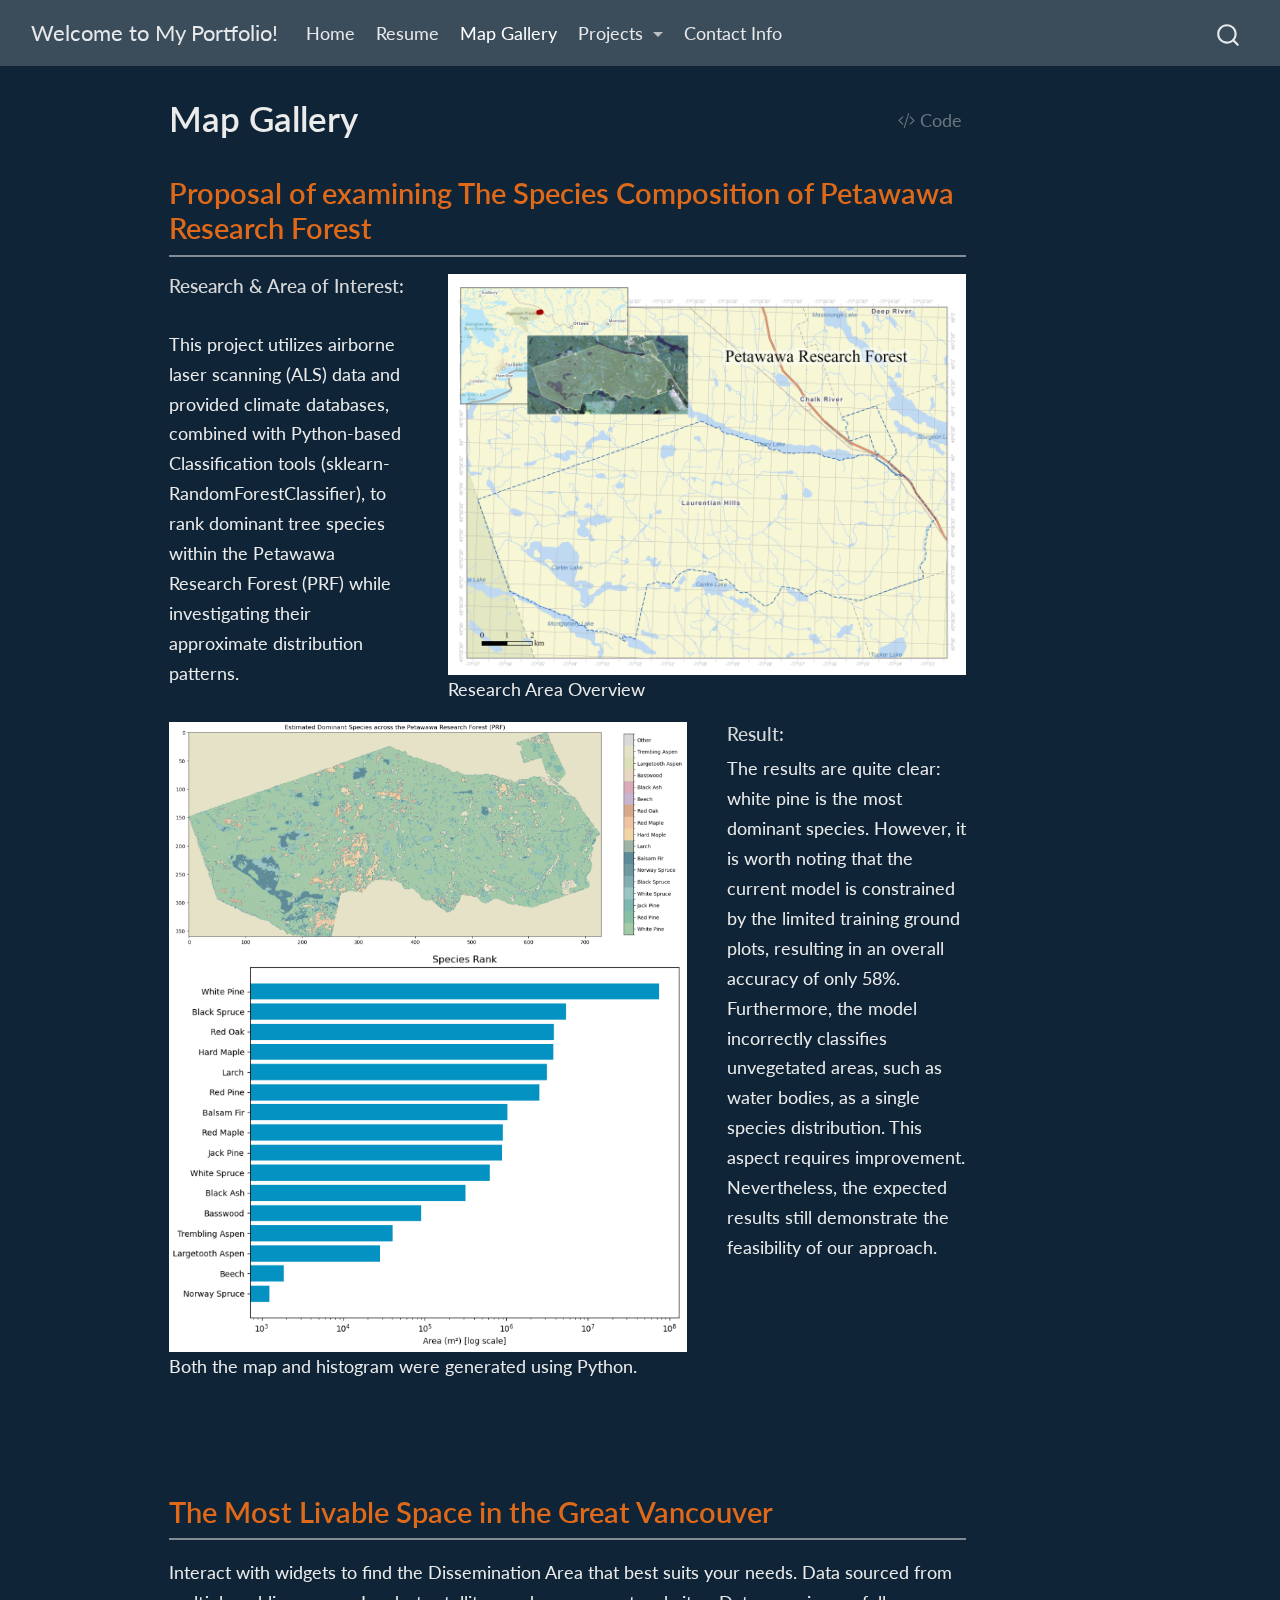
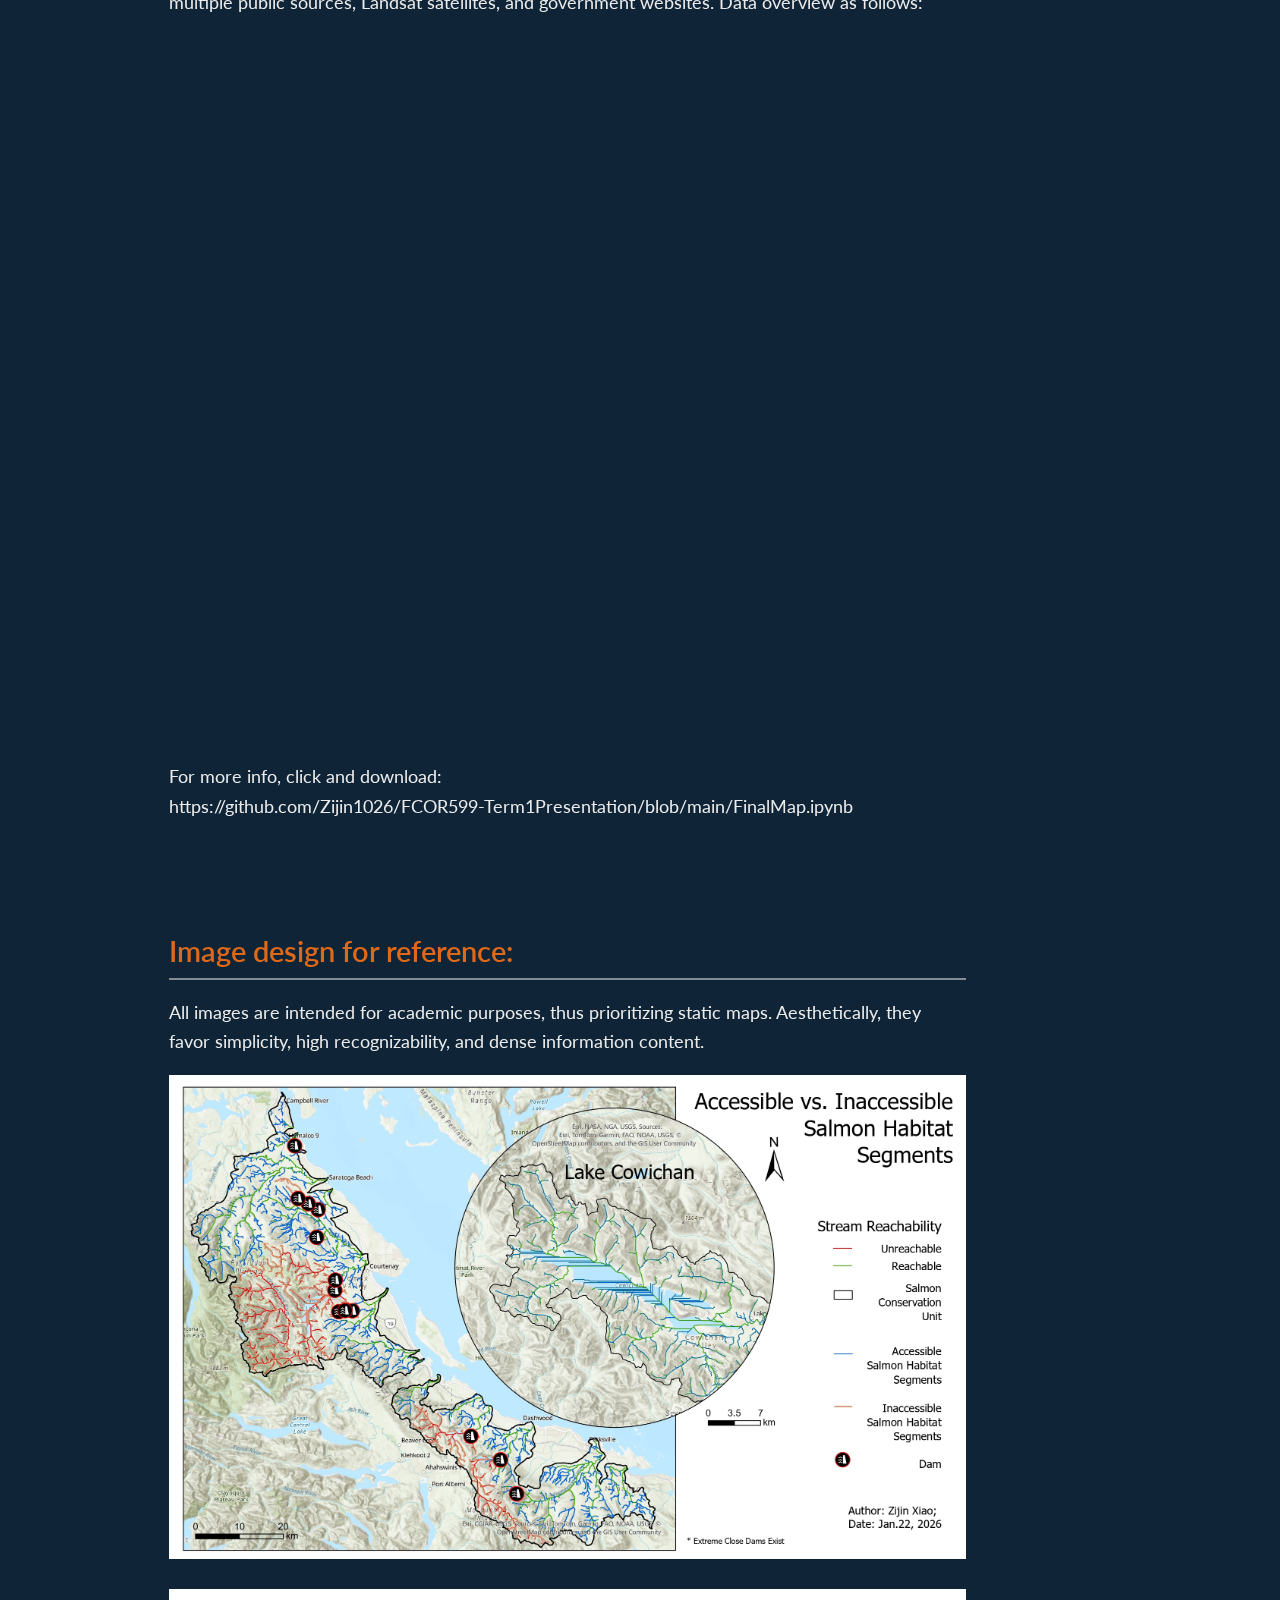
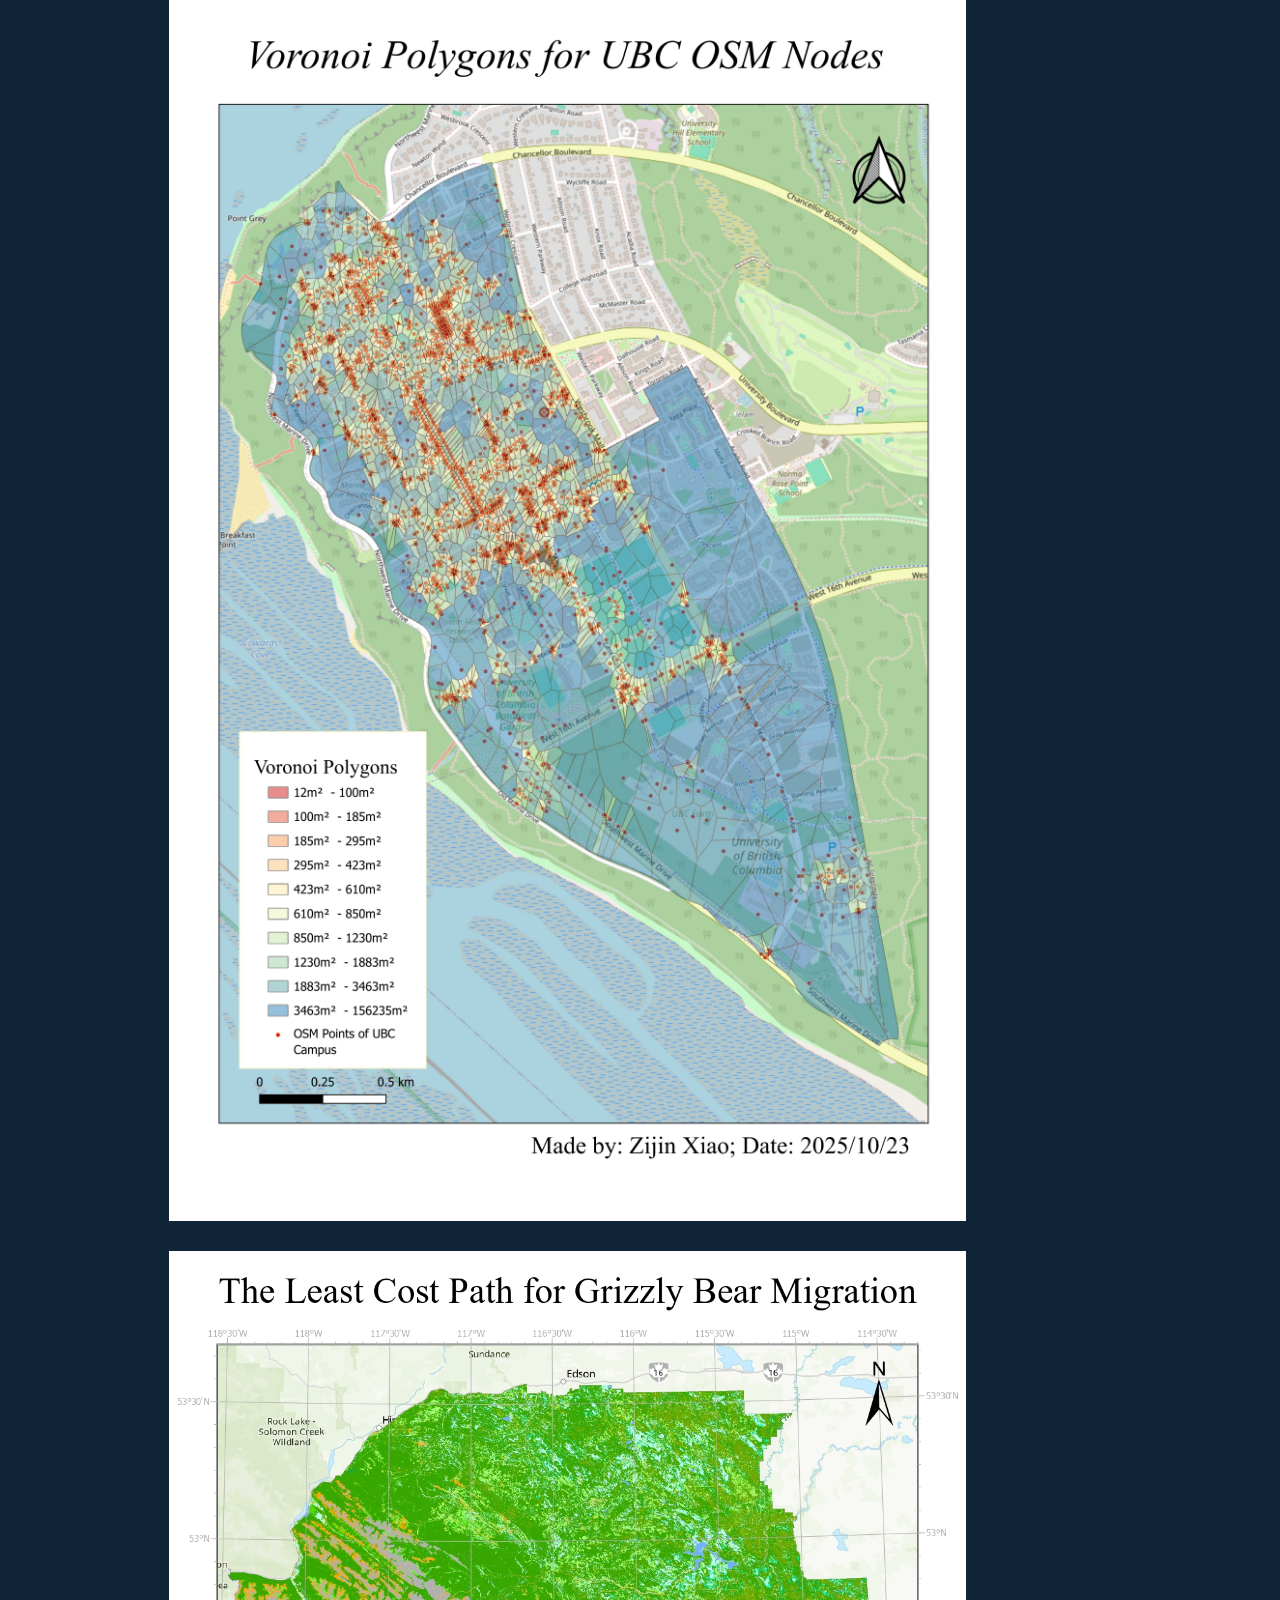
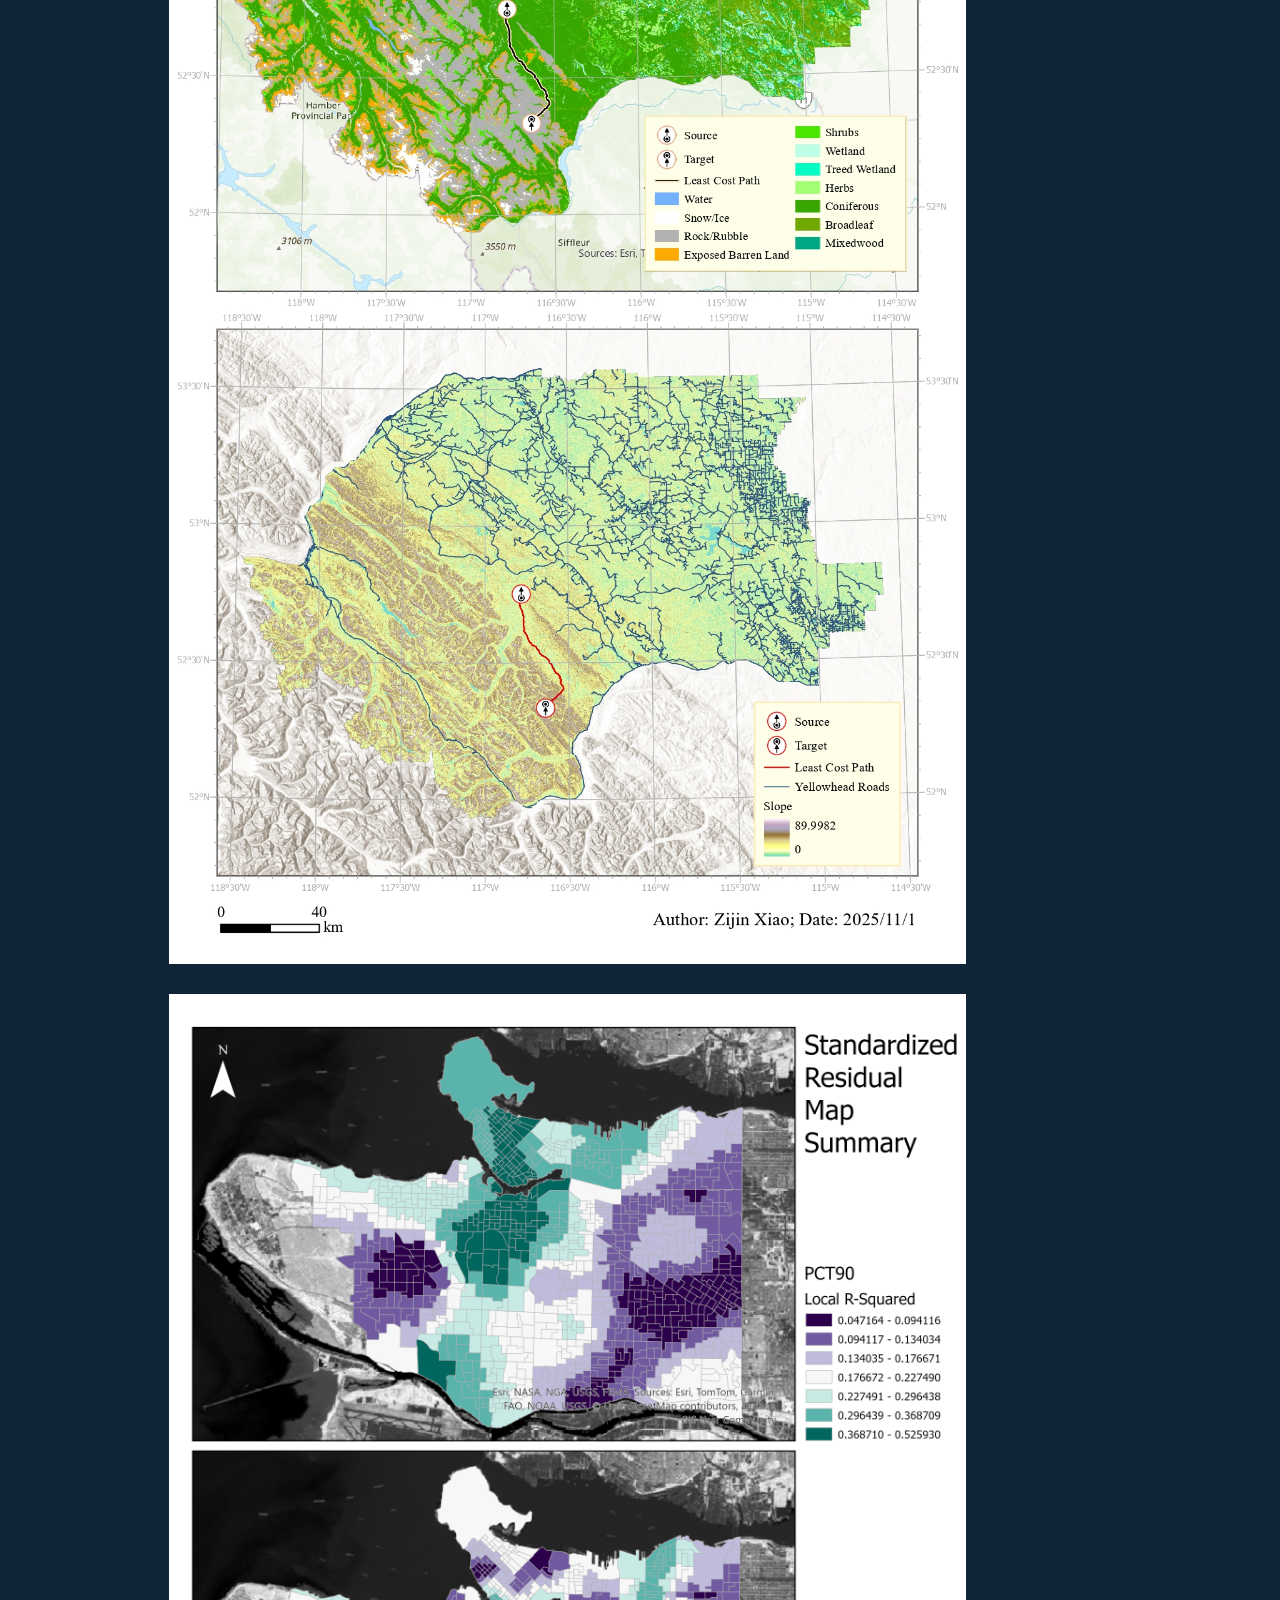
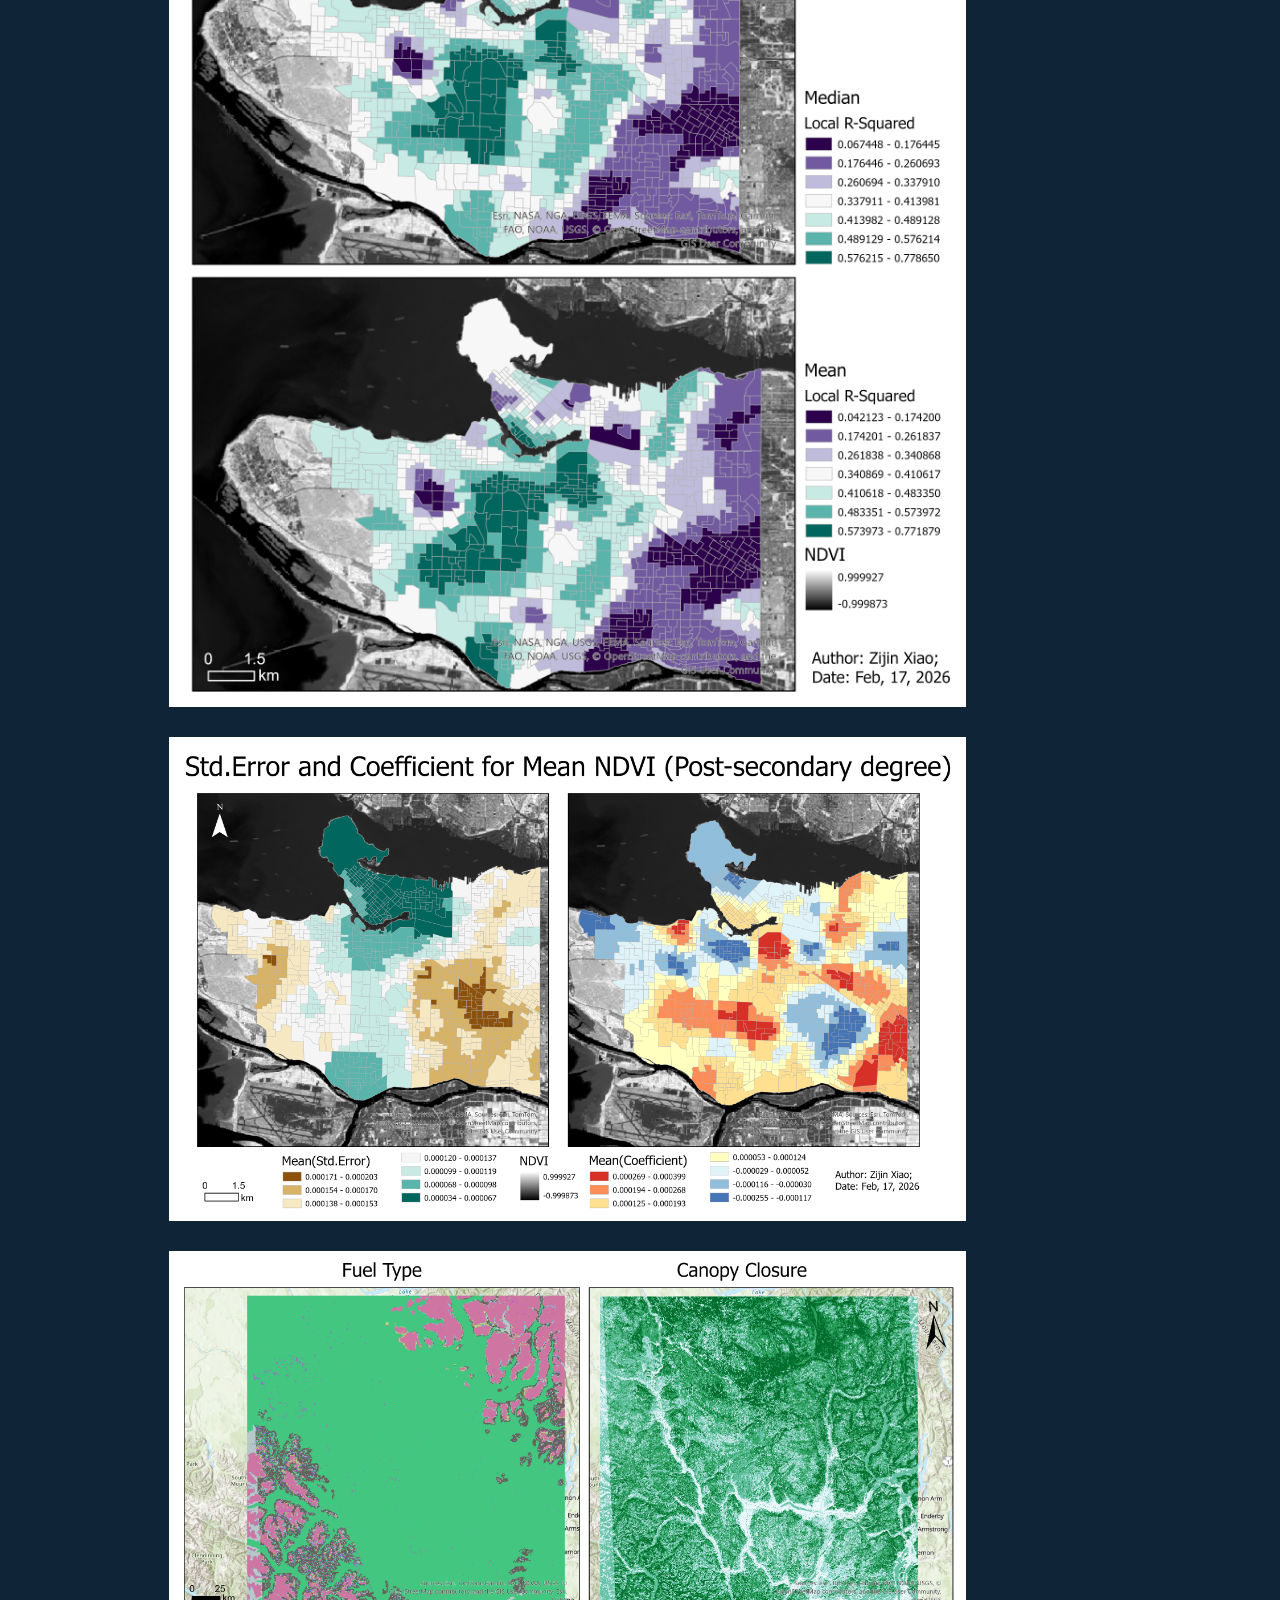
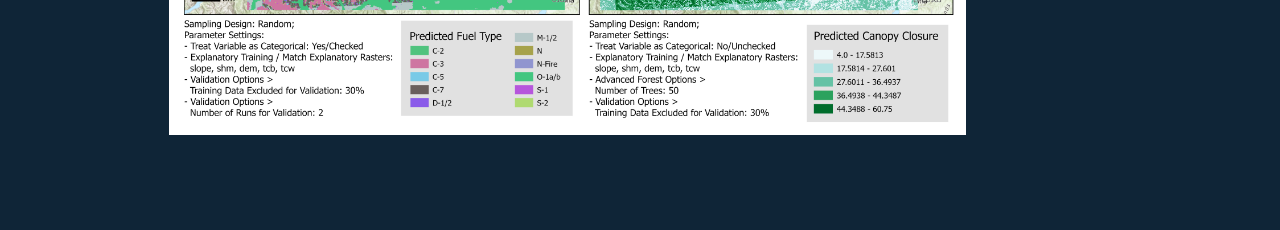
<file: _site/map_gallery.html>
<!DOCTYPE html>
<html xmlns="http://www.w3.org/1999/xhtml" lang="en" xml:lang="en"><head>

<meta charset="utf-8">
<meta name="generator" content="quarto-1.8.27">

<meta name="viewport" content="width=device-width, initial-scale=1.0, user-scalable=yes">


<title>Map Gallery – Welcome to My Portfolio!</title>
<style>
code{white-space: pre-wrap;}
span.smallcaps{font-variant: small-caps;}
div.columns{display: flex; gap: min(4vw, 1.5em);}
div.column{flex: auto; overflow-x: auto;}
div.hanging-indent{margin-left: 1.5em; text-indent: -1.5em;}
ul.task-list{list-style: none;}
ul.task-list li input[type="checkbox"] {
  width: 0.8em;
  margin: 0 0.8em 0.2em -1em; /* quarto-specific, see https://github.com/quarto-dev/quarto-cli/issues/4556 */ 
  vertical-align: middle;
}
/* CSS for syntax highlighting */
html { -webkit-text-size-adjust: 100%; }
pre > code.sourceCode { white-space: pre; position: relative; }
pre > code.sourceCode > span { display: inline-block; line-height: 1.25; }
pre > code.sourceCode > span:empty { height: 1.2em; }
.sourceCode { overflow: visible; }
code.sourceCode > span { color: inherit; text-decoration: inherit; }
div.sourceCode { margin: 1em 0; }
pre.sourceCode { margin: 0; }
@media screen {
div.sourceCode { overflow: auto; }
}
@media print {
pre > code.sourceCode { white-space: pre-wrap; }
pre > code.sourceCode > span { text-indent: -5em; padding-left: 5em; }
}
pre.numberSource code
  { counter-reset: source-line 0; }
pre.numberSource code > span
  { position: relative; left: -4em; counter-increment: source-line; }
pre.numberSource code > span > a:first-child::before
  { content: counter(source-line);
    position: relative; left: -1em; text-align: right; vertical-align: baseline;
    border: none; display: inline-block;
    -webkit-touch-callout: none; -webkit-user-select: none;
    -khtml-user-select: none; -moz-user-select: none;
    -ms-user-select: none; user-select: none;
    padding: 0 4px; width: 4em;
  }
pre.numberSource { margin-left: 3em;  padding-left: 4px; }
div.sourceCode
  {   }
@media screen {
pre > code.sourceCode > span > a:first-child::before { text-decoration: underline; }
}
</style>


<script src="site_libs/quarto-nav/quarto-nav.js"></script>
<script src="site_libs/quarto-nav/headroom.min.js"></script>
<script src="site_libs/clipboard/clipboard.min.js"></script>
<script src="site_libs/quarto-search/autocomplete.umd.js"></script>
<script src="site_libs/quarto-search/fuse.min.js"></script>
<script src="site_libs/quarto-search/quarto-search.js"></script>
<meta name="quarto:offset" content="./">
<script src="site_libs/quarto-html/quarto.js" type="module"></script>
<script src="site_libs/quarto-html/tabsets/tabsets.js" type="module"></script>
<script src="site_libs/quarto-html/axe/axe-check.js" type="module"></script>
<script src="site_libs/quarto-html/popper.min.js"></script>
<script src="site_libs/quarto-html/tippy.umd.min.js"></script>
<script src="site_libs/quarto-html/anchor.min.js"></script>
<link href="site_libs/quarto-html/tippy.css" rel="stylesheet">
<link href="site_libs/quarto-html/quarto-syntax-highlighting-dark-f1aadacce99040138bbb613f9330654f.css" rel="stylesheet" id="quarto-text-highlighting-styles">
<script src="site_libs/bootstrap/bootstrap.min.js"></script>
<link href="site_libs/bootstrap/bootstrap-icons.css" rel="stylesheet">
<link href="site_libs/bootstrap/bootstrap-85dbdca1a1bb438fabdb0314fa8797b4.min.css" rel="stylesheet" append-hash="true" id="quarto-bootstrap" data-mode="dark">
<script id="quarto-search-options" type="application/json">{
  "location": "navbar",
  "copy-button": false,
  "collapse-after": 3,
  "panel-placement": "end",
  "type": "overlay",
  "limit": 50,
  "keyboard-shortcut": [
    "f",
    "/",
    "s"
  ],
  "show-item-context": false,
  "language": {
    "search-no-results-text": "No results",
    "search-matching-documents-text": "matching documents",
    "search-copy-link-title": "Copy link to search",
    "search-hide-matches-text": "Hide additional matches",
    "search-more-match-text": "more match in this document",
    "search-more-matches-text": "more matches in this document",
    "search-clear-button-title": "Clear",
    "search-text-placeholder": "",
    "search-detached-cancel-button-title": "Cancel",
    "search-submit-button-title": "Submit",
    "search-label": "Search"
  }
}</script>
<style>html{ scroll-behavior: smooth; }</style>


<link rel="stylesheet" href="styles.css">
</head>

<body class="nav-fixed quarto-light">

<div id="quarto-search-results"></div>
  <header id="quarto-header" class="headroom fixed-top">
    <nav class="navbar navbar-expand-lg " data-bs-theme="dark">
      <div class="navbar-container container-fluid">
      <div class="navbar-brand-container mx-auto">
    <a class="navbar-brand" href="./index.html">
    <span class="navbar-title">Welcome to My Portfolio!</span>
    </a>
  </div>
            <div id="quarto-search" class="" title="Search"></div>
          <button class="navbar-toggler" type="button" data-bs-toggle="collapse" data-bs-target="#navbarCollapse" aria-controls="navbarCollapse" role="menu" aria-expanded="false" aria-label="Toggle navigation" onclick="if (window.quartoToggleHeadroom) { window.quartoToggleHeadroom(); }">
  <span class="navbar-toggler-icon"></span>
</button>
          <div class="collapse navbar-collapse" id="navbarCollapse">
            <ul class="navbar-nav navbar-nav-scroll me-auto">
  <li class="nav-item">
    <a class="nav-link" href="./index.html"> 
<span class="menu-text">Home</span></a>
  </li>  
  <li class="nav-item">
    <a class="nav-link" href="./resume.html"> 
<span class="menu-text">Resume</span></a>
  </li>  
  <li class="nav-item">
    <a class="nav-link active" href="./map_gallery.html" aria-current="page"> 
<span class="menu-text">Map Gallery</span></a>
  </li>  
  <li class="nav-item dropdown ">
    <a class="nav-link dropdown-toggle" href="#" id="nav-menu-projects" role="link" data-bs-toggle="dropdown" aria-expanded="false">
 <span class="menu-text">Projects</span>
    </a>
    <ul class="dropdown-menu" aria-labelledby="nav-menu-projects">    
        <li>
    <a class="dropdown-item" href="./content_1.html">
 <span class="dropdown-text">Project 1 – Evaluating and Comparing the Performance of VRI Data and LiDAR-derived Stand Metrics across Different Geospatial Features</span></a>
  </li>  
        <li>
    <a class="dropdown-item" href="./content_2.html">
 <span class="dropdown-text">Project 2 – Remote Sensing Used in Smart Urban Settings​</span></a>
  </li>  
        <li>
    <a class="dropdown-item" href="./content_3.html">
 <span class="dropdown-text">Project 3 – Mapping Tree Species Across the Petawawa Research Forest Using LiDAR for Forest Inventories</span></a>
  </li>  
    </ul>
  </li>
  <li class="nav-item">
    <a class="nav-link" href="./contact.html"> 
<span class="menu-text">Contact Info</span></a>
  </li>  
</ul>
          </div> <!-- /navcollapse -->
            <div class="quarto-navbar-tools">
</div>
      </div> <!-- /container-fluid -->
    </nav>
</header>
<!-- content -->
<div id="quarto-content" class="quarto-container page-columns page-rows-contents page-layout-article page-navbar">
<!-- sidebar -->
<!-- margin-sidebar -->
    <div id="quarto-margin-sidebar" class="sidebar margin-sidebar zindex-bottom">
        
    </div>
<!-- main -->
<main class="content" id="quarto-document-content">

<header id="title-block-header" class="quarto-title-block default">
<div class="quarto-title">
<div class="quarto-title-block"><div><h1 class="title">Map Gallery</h1><button type="button" class="btn code-tools-button" id="quarto-code-tools-source"><i class="bi"></i> Code</button></div></div>
</div>



<div class="quarto-title-meta">

    
  
    
  </div>
  


</header>


<h2 class="anchored">
<span class="text-primary">Proposal of examining The Species Composition of Petawawa Research Forest</span>
</h2>
<div class="columns">
<div class="column" style="width:30%;">
<h5 class="anchored">
Research &amp; Area of Interest:
</h5>
<p>This project utilizes airborne laser scanning (ALS) data and provided climate databases, combined with Python-based Classification tools (sklearn-RandomForestClassifier), to rank dominant tree species within the Petawawa Research Forest (PRF) while investigating their approximate distribution patterns.</p>
</div><div class="column" style="width:5%;">

</div><div class="column" style="width:65%;">
<p><img src="images/petawawa_study_area.jpg" class="img-fluid" style="width:100.0%"> Research Area Overview</p>
</div>
</div>
<div class="columns">
<div class="column" style="width:65%;">
<p><img src="images/petawawa.png" class="img-fluid" style="width:100.0%"> <br> <img src="images/rank.png" class="img-fluid" style="width:100.0%"> Both the map and histogram were generated using Python.</p>
</div><div class="column" style="width:5%;">

</div><div class="column" style="width:30%;">
<h5 class="anchored">
Result:
</h5>
<p>The results are quite clear: white pine is the most dominant species. However, it is worth noting that the current model is constrained by the limited training ground plots, resulting in an overall accuracy of only 58%. Furthermore, the model incorrectly classifies unvegetated areas, such as water bodies, as a single species distribution. This aspect requires improvement. Nevertheless, the expected results still demonstrate the feasibility of our approach.</p>
</div>
</div>
<p><br> <br></p>
<h2 class="anchored">
<span class="text-primary">The Most Livable Space in the Great Vancouver</span>
</h2>
<p>Interact with widgets to find the Dissemination Area that best suits your needs. Data sourced from multiple public sources, Landsat satellites, and government websites. Data overview as follows:</p>
<iframe src="https://zijin-xiao.shinyapps.io/DA_Suitability_Explorer_v2/" width="100%" height="700px" style="border:none;">
</iframe>
<p>For more info, click and download: <br> https://github.com/Zijin1026/FCOR599-Term1Presentation/blob/main/FinalMap.ipynb</p>
<p><br> <br></p>
<h2 class="anchored">
<span class="text-primary">Image design for reference:</span>
</h2>
<p>All images are intended for academic purposes, thus prioritizing static maps. Aesthetically, they favor simplicity, high recognizability, and dense information content.</p>
<p><img src="images/Layout_page-0001.jpg" class="img-fluid" style="width:100.0%"> <br> <br> <img src="images/GEM510_Lab4_page-0001.jpg" class="img-fluid" style="width:100.0%"> <br> <br> <img src="images/LeastCostPath_page-0001.jpg" class="img-fluid" style="width:100.0%"><br> <br> <img src="images/R2.jpg" class="img-fluid" style="width:100.0%"> <br> <br> <img src="images/C&amp;SE.jpg" class="img-fluid" style="width:100.0%"><br> <br> <img src="images/Layout.jpg" class="img-fluid" style="width:100.0%"></p>


<!-- -->


</main> <!-- /main -->
<script id="quarto-html-after-body" type="application/javascript">
  window.document.addEventListener("DOMContentLoaded", function (event) {
    const icon = "";
    const anchorJS = new window.AnchorJS();
    anchorJS.options = {
      placement: 'right',
      icon: icon
    };
    anchorJS.add('.anchored');
    const isCodeAnnotation = (el) => {
      for (const clz of el.classList) {
        if (clz.startsWith('code-annotation-')) {                     
          return true;
        }
      }
      return false;
    }
    const onCopySuccess = function(e) {
      // button target
      const button = e.trigger;
      // don't keep focus
      button.blur();
      // flash "checked"
      button.classList.add('code-copy-button-checked');
      var currentTitle = button.getAttribute("title");
      button.setAttribute("title", "Copied!");
      let tooltip;
      if (window.bootstrap) {
        button.setAttribute("data-bs-toggle", "tooltip");
        button.setAttribute("data-bs-placement", "left");
        button.setAttribute("data-bs-title", "Copied!");
        tooltip = new bootstrap.Tooltip(button, 
          { trigger: "manual", 
            customClass: "code-copy-button-tooltip",
            offset: [0, -8]});
        tooltip.show();    
      }
      setTimeout(function() {
        if (tooltip) {
          tooltip.hide();
          button.removeAttribute("data-bs-title");
          button.removeAttribute("data-bs-toggle");
          button.removeAttribute("data-bs-placement");
        }
        button.setAttribute("title", currentTitle);
        button.classList.remove('code-copy-button-checked');
      }, 1000);
      // clear code selection
      e.clearSelection();
    }
    const getTextToCopy = function(trigger) {
      const outerScaffold = trigger.parentElement.cloneNode(true);
      const codeEl = outerScaffold.querySelector('code');
      for (const childEl of codeEl.children) {
        if (isCodeAnnotation(childEl)) {
          childEl.remove();
        }
      }
      return codeEl.innerText;
    }
    const clipboard = new window.ClipboardJS('.code-copy-button:not([data-in-quarto-modal])', {
      text: getTextToCopy
    });
    clipboard.on('success', onCopySuccess);
    if (window.document.getElementById('quarto-embedded-source-code-modal')) {
      const clipboardModal = new window.ClipboardJS('.code-copy-button[data-in-quarto-modal]', {
        text: getTextToCopy,
        container: window.document.getElementById('quarto-embedded-source-code-modal')
      });
      clipboardModal.on('success', onCopySuccess);
    }
    const viewSource = window.document.getElementById('quarto-view-source') ||
                       window.document.getElementById('quarto-code-tools-source');
    if (viewSource) {
      const sourceUrl = viewSource.getAttribute("data-quarto-source-url");
      viewSource.addEventListener("click", function(e) {
        if (sourceUrl) {
          // rstudio viewer pane
          if (/\bcapabilities=\b/.test(window.location)) {
            window.open(sourceUrl);
          } else {
            window.location.href = sourceUrl;
          }
        } else {
          const modal = new bootstrap.Modal(document.getElementById('quarto-embedded-source-code-modal'));
          modal.show();
        }
        return false;
      });
    }
    function toggleCodeHandler(show) {
      return function(e) {
        const detailsSrc = window.document.querySelectorAll(".cell > details > .sourceCode");
        for (let i=0; i<detailsSrc.length; i++) {
          const details = detailsSrc[i].parentElement;
          if (show) {
            details.open = true;
          } else {
            details.removeAttribute("open");
          }
        }
        const cellCodeDivs = window.document.querySelectorAll(".cell > .sourceCode");
        const fromCls = show ? "hidden" : "unhidden";
        const toCls = show ? "unhidden" : "hidden";
        for (let i=0; i<cellCodeDivs.length; i++) {
          const codeDiv = cellCodeDivs[i];
          if (codeDiv.classList.contains(fromCls)) {
            codeDiv.classList.remove(fromCls);
            codeDiv.classList.add(toCls);
          } 
        }
        return false;
      }
    }
    const hideAllCode = window.document.getElementById("quarto-hide-all-code");
    if (hideAllCode) {
      hideAllCode.addEventListener("click", toggleCodeHandler(false));
    }
    const showAllCode = window.document.getElementById("quarto-show-all-code");
    if (showAllCode) {
      showAllCode.addEventListener("click", toggleCodeHandler(true));
    }
      var localhostRegex = new RegExp(/^(?:http|https):\/\/localhost\:?[0-9]*\//);
      var mailtoRegex = new RegExp(/^mailto:/);
        var filterRegex = new RegExp('/' + window.location.host + '/');
      var isInternal = (href) => {
          return filterRegex.test(href) || localhostRegex.test(href) || mailtoRegex.test(href);
      }
      // Inspect non-navigation links and adorn them if external
     var links = window.document.querySelectorAll('a[href]:not(.nav-link):not(.navbar-brand):not(.toc-action):not(.sidebar-link):not(.sidebar-item-toggle):not(.pagination-link):not(.no-external):not([aria-hidden]):not(.dropdown-item):not(.quarto-navigation-tool):not(.about-link)');
      for (var i=0; i<links.length; i++) {
        const link = links[i];
        if (!isInternal(link.href)) {
          // undo the damage that might have been done by quarto-nav.js in the case of
          // links that we want to consider external
          if (link.dataset.originalHref !== undefined) {
            link.href = link.dataset.originalHref;
          }
        }
      }
    function tippyHover(el, contentFn, onTriggerFn, onUntriggerFn) {
      const config = {
        allowHTML: true,
        maxWidth: 500,
        delay: 100,
        arrow: false,
        appendTo: function(el) {
            return el.parentElement;
        },
        interactive: true,
        interactiveBorder: 10,
        theme: 'quarto',
        placement: 'bottom-start',
      };
      if (contentFn) {
        config.content = contentFn;
      }
      if (onTriggerFn) {
        config.onTrigger = onTriggerFn;
      }
      if (onUntriggerFn) {
        config.onUntrigger = onUntriggerFn;
      }
      window.tippy(el, config); 
    }
    const noterefs = window.document.querySelectorAll('a[role="doc-noteref"]');
    for (var i=0; i<noterefs.length; i++) {
      const ref = noterefs[i];
      tippyHover(ref, function() {
        // use id or data attribute instead here
        let href = ref.getAttribute('data-footnote-href') || ref.getAttribute('href');
        try { href = new URL(href).hash; } catch {}
        const id = href.replace(/^#\/?/, "");
        const note = window.document.getElementById(id);
        if (note) {
          return note.innerHTML;
        } else {
          return "";
        }
      });
    }
    const xrefs = window.document.querySelectorAll('a.quarto-xref');
    const processXRef = (id, note) => {
      // Strip column container classes
      const stripColumnClz = (el) => {
        el.classList.remove("page-full", "page-columns");
        if (el.children) {
          for (const child of el.children) {
            stripColumnClz(child);
          }
        }
      }
      stripColumnClz(note)
      if (id === null || id.startsWith('sec-')) {
        // Special case sections, only their first couple elements
        const container = document.createElement("div");
        if (note.children && note.children.length > 2) {
          container.appendChild(note.children[0].cloneNode(true));
          for (let i = 1; i < note.children.length; i++) {
            const child = note.children[i];
            if (child.tagName === "P" && child.innerText === "") {
              continue;
            } else {
              container.appendChild(child.cloneNode(true));
              break;
            }
          }
          if (window.Quarto?.typesetMath) {
            window.Quarto.typesetMath(container);
          }
          return container.innerHTML
        } else {
          if (window.Quarto?.typesetMath) {
            window.Quarto.typesetMath(note);
          }
          return note.innerHTML;
        }
      } else {
        // Remove any anchor links if they are present
        const anchorLink = note.querySelector('a.anchorjs-link');
        if (anchorLink) {
          anchorLink.remove();
        }
        if (window.Quarto?.typesetMath) {
          window.Quarto.typesetMath(note);
        }
        if (note.classList.contains("callout")) {
          return note.outerHTML;
        } else {
          return note.innerHTML;
        }
      }
    }
    for (var i=0; i<xrefs.length; i++) {
      const xref = xrefs[i];
      tippyHover(xref, undefined, function(instance) {
        instance.disable();
        let url = xref.getAttribute('href');
        let hash = undefined; 
        if (url.startsWith('#')) {
          hash = url;
        } else {
          try { hash = new URL(url).hash; } catch {}
        }
        if (hash) {
          const id = hash.replace(/^#\/?/, "");
          const note = window.document.getElementById(id);
          if (note !== null) {
            try {
              const html = processXRef(id, note.cloneNode(true));
              instance.setContent(html);
            } finally {
              instance.enable();
              instance.show();
            }
          } else {
            // See if we can fetch this
            fetch(url.split('#')[0])
            .then(res => res.text())
            .then(html => {
              const parser = new DOMParser();
              const htmlDoc = parser.parseFromString(html, "text/html");
              const note = htmlDoc.getElementById(id);
              if (note !== null) {
                const html = processXRef(id, note);
                instance.setContent(html);
              } 
            }).finally(() => {
              instance.enable();
              instance.show();
            });
          }
        } else {
          // See if we can fetch a full url (with no hash to target)
          // This is a special case and we should probably do some content thinning / targeting
          fetch(url)
          .then(res => res.text())
          .then(html => {
            const parser = new DOMParser();
            const htmlDoc = parser.parseFromString(html, "text/html");
            const note = htmlDoc.querySelector('main.content');
            if (note !== null) {
              // This should only happen for chapter cross references
              // (since there is no id in the URL)
              // remove the first header
              if (note.children.length > 0 && note.children[0].tagName === "HEADER") {
                note.children[0].remove();
              }
              const html = processXRef(null, note);
              instance.setContent(html);
            } 
          }).finally(() => {
            instance.enable();
            instance.show();
          });
        }
      }, function(instance) {
      });
    }
        let selectedAnnoteEl;
        const selectorForAnnotation = ( cell, annotation) => {
          let cellAttr = 'data-code-cell="' + cell + '"';
          let lineAttr = 'data-code-annotation="' +  annotation + '"';
          const selector = 'span[' + cellAttr + '][' + lineAttr + ']';
          return selector;
        }
        const selectCodeLines = (annoteEl) => {
          const doc = window.document;
          const targetCell = annoteEl.getAttribute("data-target-cell");
          const targetAnnotation = annoteEl.getAttribute("data-target-annotation");
          const annoteSpan = window.document.querySelector(selectorForAnnotation(targetCell, targetAnnotation));
          const lines = annoteSpan.getAttribute("data-code-lines").split(",");
          const lineIds = lines.map((line) => {
            return targetCell + "-" + line;
          })
          let top = null;
          let height = null;
          let parent = null;
          if (lineIds.length > 0) {
              //compute the position of the single el (top and bottom and make a div)
              const el = window.document.getElementById(lineIds[0]);
              top = el.offsetTop;
              height = el.offsetHeight;
              parent = el.parentElement.parentElement;
            if (lineIds.length > 1) {
              const lastEl = window.document.getElementById(lineIds[lineIds.length - 1]);
              const bottom = lastEl.offsetTop + lastEl.offsetHeight;
              height = bottom - top;
            }
            if (top !== null && height !== null && parent !== null) {
              // cook up a div (if necessary) and position it 
              let div = window.document.getElementById("code-annotation-line-highlight");
              if (div === null) {
                div = window.document.createElement("div");
                div.setAttribute("id", "code-annotation-line-highlight");
                div.style.position = 'absolute';
                parent.appendChild(div);
              }
              div.style.top = top - 2 + "px";
              div.style.height = height + 4 + "px";
              div.style.left = 0;
              let gutterDiv = window.document.getElementById("code-annotation-line-highlight-gutter");
              if (gutterDiv === null) {
                gutterDiv = window.document.createElement("div");
                gutterDiv.setAttribute("id", "code-annotation-line-highlight-gutter");
                gutterDiv.style.position = 'absolute';
                const codeCell = window.document.getElementById(targetCell);
                const gutter = codeCell.querySelector('.code-annotation-gutter');
                gutter.appendChild(gutterDiv);
              }
              gutterDiv.style.top = top - 2 + "px";
              gutterDiv.style.height = height + 4 + "px";
            }
            selectedAnnoteEl = annoteEl;
          }
        };
        const unselectCodeLines = () => {
          const elementsIds = ["code-annotation-line-highlight", "code-annotation-line-highlight-gutter"];
          elementsIds.forEach((elId) => {
            const div = window.document.getElementById(elId);
            if (div) {
              div.remove();
            }
          });
          selectedAnnoteEl = undefined;
        };
          // Handle positioning of the toggle
      window.addEventListener(
        "resize",
        throttle(() => {
          elRect = undefined;
          if (selectedAnnoteEl) {
            selectCodeLines(selectedAnnoteEl);
          }
        }, 10)
      );
      function throttle(fn, ms) {
      let throttle = false;
      let timer;
        return (...args) => {
          if(!throttle) { // first call gets through
              fn.apply(this, args);
              throttle = true;
          } else { // all the others get throttled
              if(timer) clearTimeout(timer); // cancel #2
              timer = setTimeout(() => {
                fn.apply(this, args);
                timer = throttle = false;
              }, ms);
          }
        };
      }
        // Attach click handler to the DT
        const annoteDls = window.document.querySelectorAll('dt[data-target-cell]');
        for (const annoteDlNode of annoteDls) {
          annoteDlNode.addEventListener('click', (event) => {
            const clickedEl = event.target;
            if (clickedEl !== selectedAnnoteEl) {
              unselectCodeLines();
              const activeEl = window.document.querySelector('dt[data-target-cell].code-annotation-active');
              if (activeEl) {
                activeEl.classList.remove('code-annotation-active');
              }
              selectCodeLines(clickedEl);
              clickedEl.classList.add('code-annotation-active');
            } else {
              // Unselect the line
              unselectCodeLines();
              clickedEl.classList.remove('code-annotation-active');
            }
          });
        }
    const findCites = (el) => {
      const parentEl = el.parentElement;
      if (parentEl) {
        const cites = parentEl.dataset.cites;
        if (cites) {
          return {
            el,
            cites: cites.split(' ')
          };
        } else {
          return findCites(el.parentElement)
        }
      } else {
        return undefined;
      }
    };
    var bibliorefs = window.document.querySelectorAll('a[role="doc-biblioref"]');
    for (var i=0; i<bibliorefs.length; i++) {
      const ref = bibliorefs[i];
      const citeInfo = findCites(ref);
      if (citeInfo) {
        tippyHover(citeInfo.el, function() {
          var popup = window.document.createElement('div');
          citeInfo.cites.forEach(function(cite) {
            var citeDiv = window.document.createElement('div');
            citeDiv.classList.add('hanging-indent');
            citeDiv.classList.add('csl-entry');
            var biblioDiv = window.document.getElementById('ref-' + cite);
            if (biblioDiv) {
              citeDiv.innerHTML = biblioDiv.innerHTML;
            }
            popup.appendChild(citeDiv);
          });
          return popup.innerHTML;
        });
      }
    }
  });
  </script><div class="modal fade" id="quarto-embedded-source-code-modal" tabindex="-1" aria-labelledby="quarto-embedded-source-code-modal-label" aria-hidden="true"><div class="modal-dialog modal-dialog-scrollable"><div class="modal-content"><div class="modal-header"><h5 class="modal-title" id="quarto-embedded-source-code-modal-label">Source Code</h5><button class="btn-close" data-bs-dismiss="modal"></button></div><div class="modal-body"><div class="">
<div class="code-copy-outer-scaffold"><div class="sourceCode" id="cb1" data-shortcodes="false"><pre class="sourceCode markdown code-with-copy"><code class="sourceCode markdown"><span id="cb1-1"><a href="#cb1-1" aria-hidden="true" tabindex="-1"></a><span class="co">---</span></span>
<span id="cb1-2"><a href="#cb1-2" aria-hidden="true" tabindex="-1"></a><span class="an">title:</span><span class="co"> "Map Gallery"</span></span>
<span id="cb1-3"><a href="#cb1-3" aria-hidden="true" tabindex="-1"></a><span class="an">format:</span></span>
<span id="cb1-4"><a href="#cb1-4" aria-hidden="true" tabindex="-1"></a><span class="co">  html:</span></span>
<span id="cb1-5"><a href="#cb1-5" aria-hidden="true" tabindex="-1"></a><span class="co">    theme: superhero</span></span>
<span id="cb1-6"><a href="#cb1-6" aria-hidden="true" tabindex="-1"></a><span class="co">    css: styles.css</span></span>
<span id="cb1-7"><a href="#cb1-7" aria-hidden="true" tabindex="-1"></a><span class="co">    toc: true</span></span>
<span id="cb1-8"><a href="#cb1-8" aria-hidden="true" tabindex="-1"></a><span class="co">    toc-location: right</span></span>
<span id="cb1-9"><a href="#cb1-9" aria-hidden="true" tabindex="-1"></a><span class="co">    toc-title: "On this page"</span></span>
<span id="cb1-10"><a href="#cb1-10" aria-hidden="true" tabindex="-1"></a><span class="co">    toc-depth: 3</span></span>
<span id="cb1-11"><a href="#cb1-11" aria-hidden="true" tabindex="-1"></a><span class="an">editor:</span><span class="co"> </span></span>
<span id="cb1-12"><a href="#cb1-12" aria-hidden="true" tabindex="-1"></a><span class="co">  markdown: </span></span>
<span id="cb1-13"><a href="#cb1-13" aria-hidden="true" tabindex="-1"></a><span class="co">    wrap: 72</span></span>
<span id="cb1-14"><a href="#cb1-14" aria-hidden="true" tabindex="-1"></a><span class="co">---</span></span>
<span id="cb1-15"><a href="#cb1-15" aria-hidden="true" tabindex="-1"></a></span>
<span id="cb1-16"><a href="#cb1-16" aria-hidden="true" tabindex="-1"></a><span class="dt">&lt;</span><span class="kw">h2</span><span class="dt">&gt;</span>[Proposal of examining The Species Composition of Petawawa Research</span>
<span id="cb1-17"><a href="#cb1-17" aria-hidden="true" tabindex="-1"></a>Forest]{.text-primary}<span class="dt">&lt;/</span><span class="kw">h2</span><span class="dt">&gt;</span></span>
<span id="cb1-18"><a href="#cb1-18" aria-hidden="true" tabindex="-1"></a></span>
<span id="cb1-19"><a href="#cb1-19" aria-hidden="true" tabindex="-1"></a>::::: columns</span>
<span id="cb1-20"><a href="#cb1-20" aria-hidden="true" tabindex="-1"></a>::: {.column width="30%"}</span>
<span id="cb1-21"><a href="#cb1-21" aria-hidden="true" tabindex="-1"></a><span class="dt">&lt;</span><span class="kw">h5</span><span class="dt">&gt;</span>Research &amp; Area of Interest:<span class="dt">&lt;/</span><span class="kw">h5</span><span class="dt">&gt;</span></span>
<span id="cb1-22"><a href="#cb1-22" aria-hidden="true" tabindex="-1"></a></span>
<span id="cb1-23"><a href="#cb1-23" aria-hidden="true" tabindex="-1"></a>This project utilizes airborne laser scanning (ALS) data and provided</span>
<span id="cb1-24"><a href="#cb1-24" aria-hidden="true" tabindex="-1"></a>climate databases, combined with Python-based Classification tools</span>
<span id="cb1-25"><a href="#cb1-25" aria-hidden="true" tabindex="-1"></a>(sklearn-RandomForestClassifier), to rank dominant tree species within</span>
<span id="cb1-26"><a href="#cb1-26" aria-hidden="true" tabindex="-1"></a>the Petawawa Research Forest (PRF) while investigating their approximate</span>
<span id="cb1-27"><a href="#cb1-27" aria-hidden="true" tabindex="-1"></a>distribution patterns.</span>
<span id="cb1-28"><a href="#cb1-28" aria-hidden="true" tabindex="-1"></a>:::</span>
<span id="cb1-29"><a href="#cb1-29" aria-hidden="true" tabindex="-1"></a></span>
<span id="cb1-30"><a href="#cb1-30" aria-hidden="true" tabindex="-1"></a>::: {.column width="5%"}</span>
<span id="cb1-31"><a href="#cb1-31" aria-hidden="true" tabindex="-1"></a>:::</span>
<span id="cb1-32"><a href="#cb1-32" aria-hidden="true" tabindex="-1"></a></span>
<span id="cb1-33"><a href="#cb1-33" aria-hidden="true" tabindex="-1"></a>::: {.column width="65%"}</span>
<span id="cb1-34"><a href="#cb1-34" aria-hidden="true" tabindex="-1"></a><span class="al">![](images/petawawa_study_area.jpg)</span>{width="100%"} Research Area Overview</span>
<span id="cb1-35"><a href="#cb1-35" aria-hidden="true" tabindex="-1"></a>:::</span>
<span id="cb1-36"><a href="#cb1-36" aria-hidden="true" tabindex="-1"></a>:::::</span>
<span id="cb1-37"><a href="#cb1-37" aria-hidden="true" tabindex="-1"></a></span>
<span id="cb1-38"><a href="#cb1-38" aria-hidden="true" tabindex="-1"></a>::::: columns</span>
<span id="cb1-39"><a href="#cb1-39" aria-hidden="true" tabindex="-1"></a>::: {.column width="65%"}</span>
<span id="cb1-40"><a href="#cb1-40" aria-hidden="true" tabindex="-1"></a><span class="al">![](images/petawawa.png)</span>{width="100%"}</span>
<span id="cb1-41"><a href="#cb1-41" aria-hidden="true" tabindex="-1"></a><span class="dt">&lt;</span><span class="kw">br</span><span class="dt">&gt;</span></span>
<span id="cb1-42"><a href="#cb1-42" aria-hidden="true" tabindex="-1"></a><span class="al">![](images/rank.png)</span>{width="100%"} Both the map and histogram were</span>
<span id="cb1-43"><a href="#cb1-43" aria-hidden="true" tabindex="-1"></a>generated using Python.</span>
<span id="cb1-44"><a href="#cb1-44" aria-hidden="true" tabindex="-1"></a>:::</span>
<span id="cb1-45"><a href="#cb1-45" aria-hidden="true" tabindex="-1"></a></span>
<span id="cb1-46"><a href="#cb1-46" aria-hidden="true" tabindex="-1"></a>::: {.column width="5%"}</span>
<span id="cb1-47"><a href="#cb1-47" aria-hidden="true" tabindex="-1"></a>:::</span>
<span id="cb1-48"><a href="#cb1-48" aria-hidden="true" tabindex="-1"></a></span>
<span id="cb1-49"><a href="#cb1-49" aria-hidden="true" tabindex="-1"></a>::: {.column width="30%"}</span>
<span id="cb1-50"><a href="#cb1-50" aria-hidden="true" tabindex="-1"></a><span class="dt">&lt;</span><span class="kw">h5</span><span class="dt">&gt;</span>Result:<span class="dt">&lt;/</span><span class="kw">h5</span><span class="dt">&gt;</span></span>
<span id="cb1-51"><a href="#cb1-51" aria-hidden="true" tabindex="-1"></a></span>
<span id="cb1-52"><a href="#cb1-52" aria-hidden="true" tabindex="-1"></a>The results are quite clear: white pine is the most dominant species.</span>
<span id="cb1-53"><a href="#cb1-53" aria-hidden="true" tabindex="-1"></a>However, it is worth noting that the current model is constrained by the</span>
<span id="cb1-54"><a href="#cb1-54" aria-hidden="true" tabindex="-1"></a>limited training ground plots, resulting in an overall accuracy of only</span>
<span id="cb1-55"><a href="#cb1-55" aria-hidden="true" tabindex="-1"></a>58%. Furthermore, the model incorrectly classifies unvegetated areas,</span>
<span id="cb1-56"><a href="#cb1-56" aria-hidden="true" tabindex="-1"></a>such as water bodies, as a single species distribution. This aspect</span>
<span id="cb1-57"><a href="#cb1-57" aria-hidden="true" tabindex="-1"></a>requires improvement. Nevertheless, the expected results still</span>
<span id="cb1-58"><a href="#cb1-58" aria-hidden="true" tabindex="-1"></a>demonstrate the feasibility of our approach.</span>
<span id="cb1-59"><a href="#cb1-59" aria-hidden="true" tabindex="-1"></a>:::</span>
<span id="cb1-60"><a href="#cb1-60" aria-hidden="true" tabindex="-1"></a>:::::</span>
<span id="cb1-61"><a href="#cb1-61" aria-hidden="true" tabindex="-1"></a></span>
<span id="cb1-62"><a href="#cb1-62" aria-hidden="true" tabindex="-1"></a></span>
<span id="cb1-63"><a href="#cb1-63" aria-hidden="true" tabindex="-1"></a><span class="dt">&lt;</span><span class="kw">br</span><span class="dt">&gt;</span></span>
<span id="cb1-64"><a href="#cb1-64" aria-hidden="true" tabindex="-1"></a><span class="dt">&lt;</span><span class="kw">br</span><span class="dt">&gt;</span></span>
<span id="cb1-65"><a href="#cb1-65" aria-hidden="true" tabindex="-1"></a></span>
<span id="cb1-66"><a href="#cb1-66" aria-hidden="true" tabindex="-1"></a></span>
<span id="cb1-67"><a href="#cb1-67" aria-hidden="true" tabindex="-1"></a><span class="dt">&lt;</span><span class="kw">h2</span><span class="dt">&gt;</span><span class="co">[</span><span class="ot">The Most Livable Space in the Great Vancouver</span><span class="co">]</span>{.text-primary}<span class="dt">&lt;/</span><span class="kw">h2</span><span class="dt">&gt;</span></span>
<span id="cb1-68"><a href="#cb1-68" aria-hidden="true" tabindex="-1"></a></span>
<span id="cb1-69"><a href="#cb1-69" aria-hidden="true" tabindex="-1"></a>Interact with widgets to find the Dissemination Area that best suits</span>
<span id="cb1-70"><a href="#cb1-70" aria-hidden="true" tabindex="-1"></a>your needs. Data sourced from multiple public sources, Landsat</span>
<span id="cb1-71"><a href="#cb1-71" aria-hidden="true" tabindex="-1"></a>satellites, and government websites. Data overview as follows:</span>
<span id="cb1-72"><a href="#cb1-72" aria-hidden="true" tabindex="-1"></a></span>
<span id="cb1-73"><a href="#cb1-73" aria-hidden="true" tabindex="-1"></a><span class="dt">&lt;</span><span class="kw">iframe</span><span class="ot"> </span></span>
<span id="cb1-74"><a href="#cb1-74" aria-hidden="true" tabindex="-1"></a><span class="ot">  src</span><span class="op">=</span><span class="st">"https://zijin-xiao.shinyapps.io/DA_Suitability_Explorer_v2/"</span></span>
<span id="cb1-75"><a href="#cb1-75" aria-hidden="true" tabindex="-1"></a><span class="ot">  width</span><span class="op">=</span><span class="st">"100%"</span><span class="ot"> </span></span>
<span id="cb1-76"><a href="#cb1-76" aria-hidden="true" tabindex="-1"></a><span class="ot">  height</span><span class="op">=</span><span class="st">"700px"</span></span>
<span id="cb1-77"><a href="#cb1-77" aria-hidden="true" tabindex="-1"></a><span class="ot">  style</span><span class="op">=</span><span class="st">"border:none;"</span><span class="dt">&gt;</span></span>
<span id="cb1-78"><a href="#cb1-78" aria-hidden="true" tabindex="-1"></a><span class="dt">&lt;/</span><span class="kw">iframe</span><span class="dt">&gt;</span></span>
<span id="cb1-79"><a href="#cb1-79" aria-hidden="true" tabindex="-1"></a></span>
<span id="cb1-80"><a href="#cb1-80" aria-hidden="true" tabindex="-1"></a>For more info, click and download: <span class="dt">&lt;</span><span class="kw">br</span><span class="dt">&gt;</span></span>
<span id="cb1-81"><a href="#cb1-81" aria-hidden="true" tabindex="-1"></a>https://github.com/Zijin1026/FCOR599-Term1Presentation/blob/main/FinalMap.ipynb</span>
<span id="cb1-82"><a href="#cb1-82" aria-hidden="true" tabindex="-1"></a></span>
<span id="cb1-83"><a href="#cb1-83" aria-hidden="true" tabindex="-1"></a></span>
<span id="cb1-84"><a href="#cb1-84" aria-hidden="true" tabindex="-1"></a><span class="dt">&lt;</span><span class="kw">br</span><span class="dt">&gt;</span></span>
<span id="cb1-85"><a href="#cb1-85" aria-hidden="true" tabindex="-1"></a><span class="dt">&lt;</span><span class="kw">br</span><span class="dt">&gt;</span></span>
<span id="cb1-86"><a href="#cb1-86" aria-hidden="true" tabindex="-1"></a></span>
<span id="cb1-87"><a href="#cb1-87" aria-hidden="true" tabindex="-1"></a></span>
<span id="cb1-88"><a href="#cb1-88" aria-hidden="true" tabindex="-1"></a><span class="dt">&lt;</span><span class="kw">h2</span><span class="dt">&gt;</span><span class="co">[</span><span class="ot">Image design for reference:</span><span class="co">]</span>{.text-primary}<span class="dt">&lt;/</span><span class="kw">h2</span><span class="dt">&gt;</span></span>
<span id="cb1-89"><a href="#cb1-89" aria-hidden="true" tabindex="-1"></a></span>
<span id="cb1-90"><a href="#cb1-90" aria-hidden="true" tabindex="-1"></a>All images are intended for academic purposes, thus prioritizing static</span>
<span id="cb1-91"><a href="#cb1-91" aria-hidden="true" tabindex="-1"></a>maps. Aesthetically, they favor simplicity, high recognizability, and</span>
<span id="cb1-92"><a href="#cb1-92" aria-hidden="true" tabindex="-1"></a>dense information content.</span>
<span id="cb1-93"><a href="#cb1-93" aria-hidden="true" tabindex="-1"></a></span>
<span id="cb1-94"><a href="#cb1-94" aria-hidden="true" tabindex="-1"></a></span>
<span id="cb1-95"><a href="#cb1-95" aria-hidden="true" tabindex="-1"></a></span>
<span id="cb1-96"><a href="#cb1-96" aria-hidden="true" tabindex="-1"></a></span>
<span id="cb1-97"><a href="#cb1-97" aria-hidden="true" tabindex="-1"></a><span class="al">![](images/Layout_page-0001.jpg)</span>{width="100%"} <span class="dt">&lt;</span><span class="kw">br</span><span class="dt">&gt;</span></span>
<span id="cb1-98"><a href="#cb1-98" aria-hidden="true" tabindex="-1"></a><span class="dt">&lt;</span><span class="kw">br</span><span class="dt">&gt;</span></span>
<span id="cb1-99"><a href="#cb1-99" aria-hidden="true" tabindex="-1"></a><span class="al">![](images/GEM510_Lab4_page-0001.jpg)</span>{width="100%"} <span class="dt">&lt;</span><span class="kw">br</span><span class="dt">&gt;</span></span>
<span id="cb1-100"><a href="#cb1-100" aria-hidden="true" tabindex="-1"></a><span class="dt">&lt;</span><span class="kw">br</span><span class="dt">&gt;</span></span>
<span id="cb1-101"><a href="#cb1-101" aria-hidden="true" tabindex="-1"></a><span class="al">![](images/LeastCostPath_page-0001.jpg)</span>{width="100%"}<span class="dt">&lt;</span><span class="kw">br</span><span class="dt">&gt;</span></span>
<span id="cb1-102"><a href="#cb1-102" aria-hidden="true" tabindex="-1"></a><span class="dt">&lt;</span><span class="kw">br</span><span class="dt">&gt;</span></span>
<span id="cb1-103"><a href="#cb1-103" aria-hidden="true" tabindex="-1"></a><span class="al">![](images/R2.jpg)</span>{width="100%"} <span class="dt">&lt;</span><span class="kw">br</span><span class="dt">&gt;</span> </span>
<span id="cb1-104"><a href="#cb1-104" aria-hidden="true" tabindex="-1"></a><span class="dt">&lt;</span><span class="kw">br</span><span class="dt">&gt;</span> </span>
<span id="cb1-105"><a href="#cb1-105" aria-hidden="true" tabindex="-1"></a><span class="al">![](images/C&amp;SE.jpg)</span>{width="100%"}<span class="dt">&lt;</span><span class="kw">br</span><span class="dt">&gt;</span></span>
<span id="cb1-106"><a href="#cb1-106" aria-hidden="true" tabindex="-1"></a><span class="dt">&lt;</span><span class="kw">br</span><span class="dt">&gt;</span> </span>
<span id="cb1-107"><a href="#cb1-107" aria-hidden="true" tabindex="-1"></a><span class="al">![](images/Layout.jpg)</span>{width="100%"}</span></code></pre></div><button title="Copy to Clipboard" class="code-copy-button" data-in-quarto-modal=""><i class="bi"></i></button></div>
</div></div></div></div></div>
</div> <!-- /content -->




<script src="site_libs/quarto-html/zenscroll-min.js"></script>
</body></html>
</file>
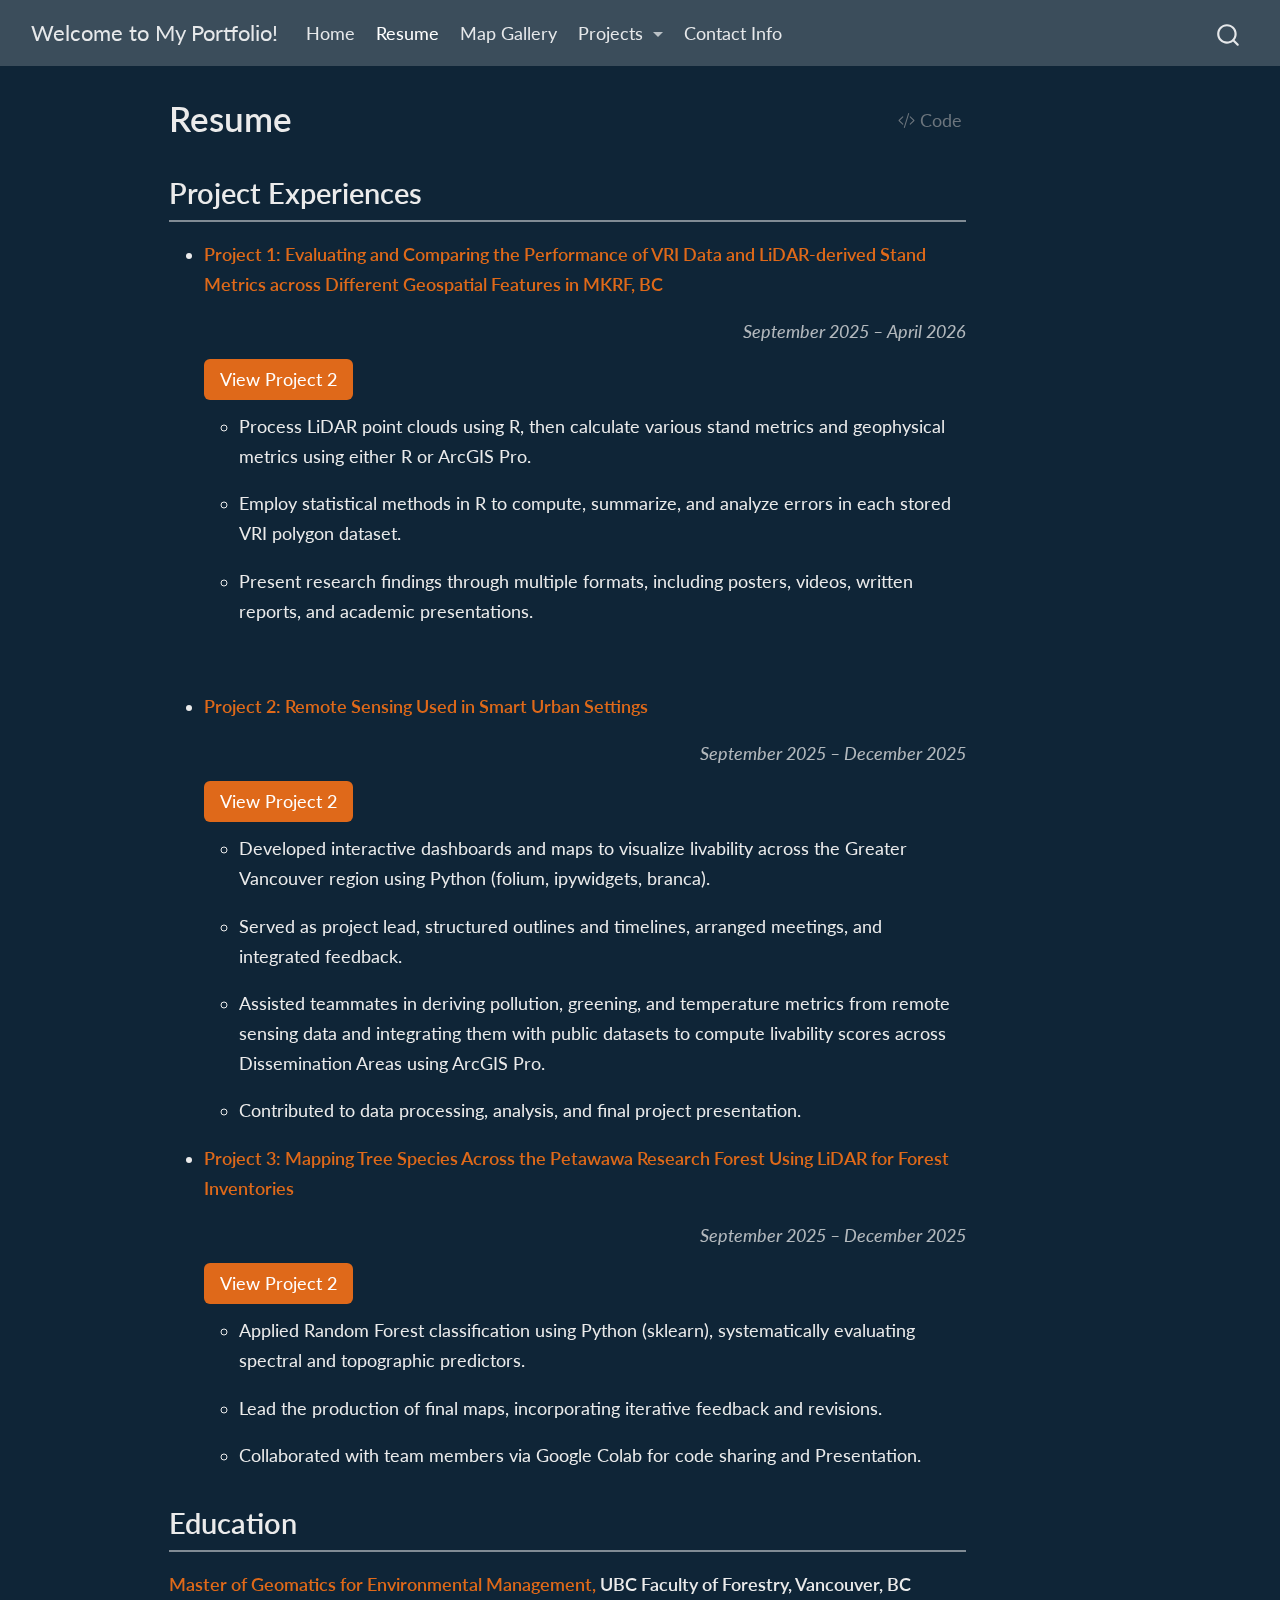
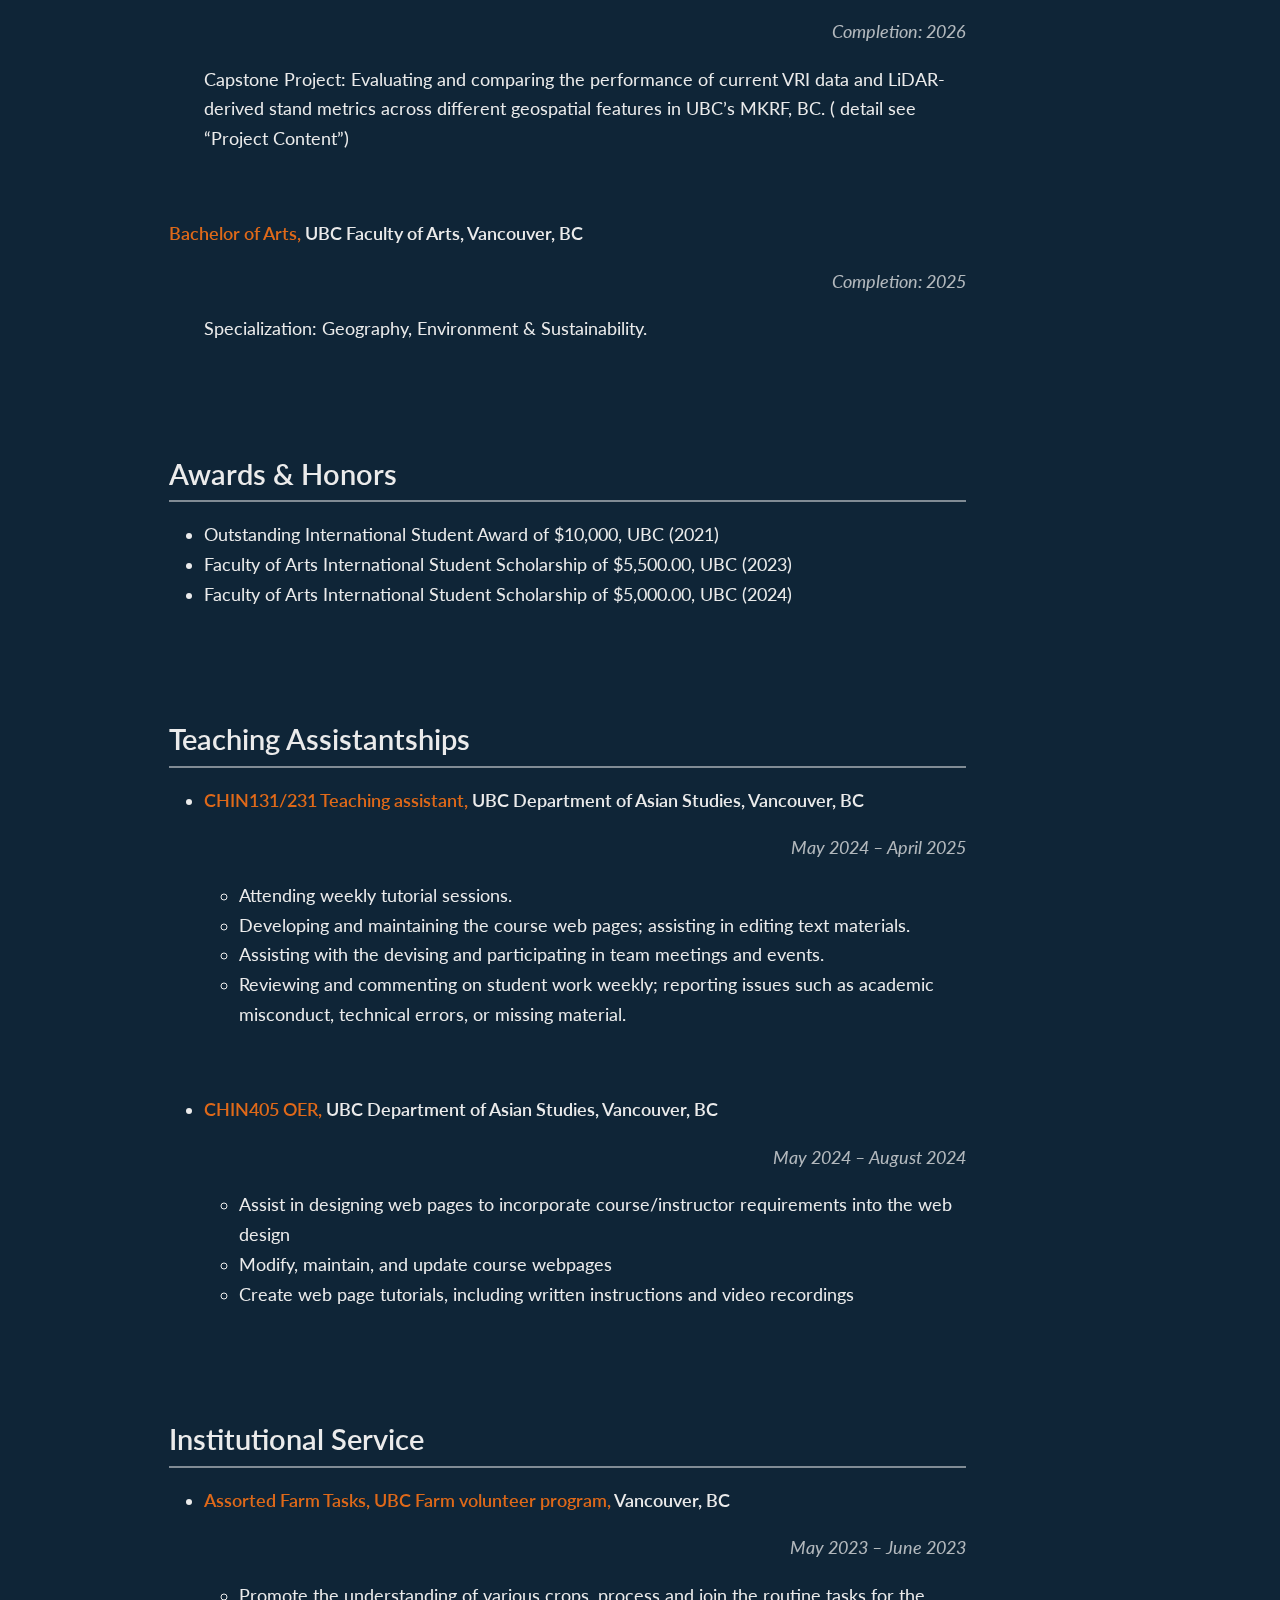
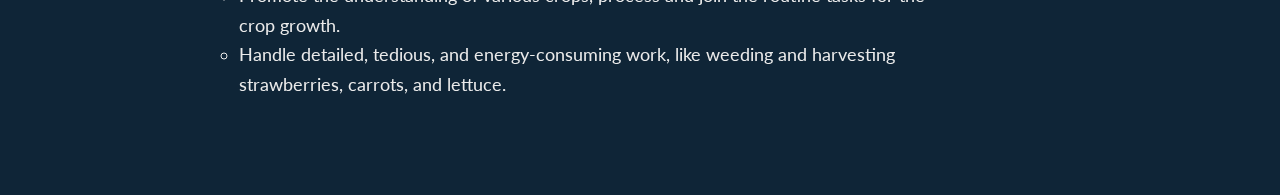
<file: _site/resume.html>
<!DOCTYPE html>
<html xmlns="http://www.w3.org/1999/xhtml" lang="en" xml:lang="en"><head>

<meta charset="utf-8">
<meta name="generator" content="quarto-1.8.27">

<meta name="viewport" content="width=device-width, initial-scale=1.0, user-scalable=yes">


<title>Resume – Welcome to My Portfolio!</title>
<style>
code{white-space: pre-wrap;}
span.smallcaps{font-variant: small-caps;}
div.columns{display: flex; gap: min(4vw, 1.5em);}
div.column{flex: auto; overflow-x: auto;}
div.hanging-indent{margin-left: 1.5em; text-indent: -1.5em;}
ul.task-list{list-style: none;}
ul.task-list li input[type="checkbox"] {
  width: 0.8em;
  margin: 0 0.8em 0.2em -1em; /* quarto-specific, see https://github.com/quarto-dev/quarto-cli/issues/4556 */ 
  vertical-align: middle;
}
/* CSS for syntax highlighting */
html { -webkit-text-size-adjust: 100%; }
pre > code.sourceCode { white-space: pre; position: relative; }
pre > code.sourceCode > span { display: inline-block; line-height: 1.25; }
pre > code.sourceCode > span:empty { height: 1.2em; }
.sourceCode { overflow: visible; }
code.sourceCode > span { color: inherit; text-decoration: inherit; }
div.sourceCode { margin: 1em 0; }
pre.sourceCode { margin: 0; }
@media screen {
div.sourceCode { overflow: auto; }
}
@media print {
pre > code.sourceCode { white-space: pre-wrap; }
pre > code.sourceCode > span { text-indent: -5em; padding-left: 5em; }
}
pre.numberSource code
  { counter-reset: source-line 0; }
pre.numberSource code > span
  { position: relative; left: -4em; counter-increment: source-line; }
pre.numberSource code > span > a:first-child::before
  { content: counter(source-line);
    position: relative; left: -1em; text-align: right; vertical-align: baseline;
    border: none; display: inline-block;
    -webkit-touch-callout: none; -webkit-user-select: none;
    -khtml-user-select: none; -moz-user-select: none;
    -ms-user-select: none; user-select: none;
    padding: 0 4px; width: 4em;
  }
pre.numberSource { margin-left: 3em;  padding-left: 4px; }
div.sourceCode
  {   }
@media screen {
pre > code.sourceCode > span > a:first-child::before { text-decoration: underline; }
}
</style>


<script src="site_libs/quarto-nav/quarto-nav.js"></script>
<script src="site_libs/quarto-nav/headroom.min.js"></script>
<script src="site_libs/clipboard/clipboard.min.js"></script>
<script src="site_libs/quarto-search/autocomplete.umd.js"></script>
<script src="site_libs/quarto-search/fuse.min.js"></script>
<script src="site_libs/quarto-search/quarto-search.js"></script>
<meta name="quarto:offset" content="./">
<script src="site_libs/quarto-html/quarto.js" type="module"></script>
<script src="site_libs/quarto-html/tabsets/tabsets.js" type="module"></script>
<script src="site_libs/quarto-html/axe/axe-check.js" type="module"></script>
<script src="site_libs/quarto-html/popper.min.js"></script>
<script src="site_libs/quarto-html/tippy.umd.min.js"></script>
<script src="site_libs/quarto-html/anchor.min.js"></script>
<link href="site_libs/quarto-html/tippy.css" rel="stylesheet">
<link href="site_libs/quarto-html/quarto-syntax-highlighting-dark-f1aadacce99040138bbb613f9330654f.css" rel="stylesheet" id="quarto-text-highlighting-styles">
<script src="site_libs/bootstrap/bootstrap.min.js"></script>
<link href="site_libs/bootstrap/bootstrap-icons.css" rel="stylesheet">
<link href="site_libs/bootstrap/bootstrap-85dbdca1a1bb438fabdb0314fa8797b4.min.css" rel="stylesheet" append-hash="true" id="quarto-bootstrap" data-mode="dark">
<script id="quarto-search-options" type="application/json">{
  "location": "navbar",
  "copy-button": false,
  "collapse-after": 3,
  "panel-placement": "end",
  "type": "overlay",
  "limit": 50,
  "keyboard-shortcut": [
    "f",
    "/",
    "s"
  ],
  "show-item-context": false,
  "language": {
    "search-no-results-text": "No results",
    "search-matching-documents-text": "matching documents",
    "search-copy-link-title": "Copy link to search",
    "search-hide-matches-text": "Hide additional matches",
    "search-more-match-text": "more match in this document",
    "search-more-matches-text": "more matches in this document",
    "search-clear-button-title": "Clear",
    "search-text-placeholder": "",
    "search-detached-cancel-button-title": "Cancel",
    "search-submit-button-title": "Submit",
    "search-label": "Search"
  }
}</script>
<style>html{ scroll-behavior: smooth; }</style>


<link rel="stylesheet" href="styles.css">
</head>

<body class="nav-fixed quarto-light">

<div id="quarto-search-results"></div>
  <header id="quarto-header" class="headroom fixed-top">
    <nav class="navbar navbar-expand-lg " data-bs-theme="dark">
      <div class="navbar-container container-fluid">
      <div class="navbar-brand-container mx-auto">
    <a class="navbar-brand" href="./index.html">
    <span class="navbar-title">Welcome to My Portfolio!</span>
    </a>
  </div>
            <div id="quarto-search" class="" title="Search"></div>
          <button class="navbar-toggler" type="button" data-bs-toggle="collapse" data-bs-target="#navbarCollapse" aria-controls="navbarCollapse" role="menu" aria-expanded="false" aria-label="Toggle navigation" onclick="if (window.quartoToggleHeadroom) { window.quartoToggleHeadroom(); }">
  <span class="navbar-toggler-icon"></span>
</button>
          <div class="collapse navbar-collapse" id="navbarCollapse">
            <ul class="navbar-nav navbar-nav-scroll me-auto">
  <li class="nav-item">
    <a class="nav-link" href="./index.html"> 
<span class="menu-text">Home</span></a>
  </li>  
  <li class="nav-item">
    <a class="nav-link active" href="./resume.html" aria-current="page"> 
<span class="menu-text">Resume</span></a>
  </li>  
  <li class="nav-item">
    <a class="nav-link" href="./map_gallery.html"> 
<span class="menu-text">Map Gallery</span></a>
  </li>  
  <li class="nav-item dropdown ">
    <a class="nav-link dropdown-toggle" href="#" id="nav-menu-projects" role="link" data-bs-toggle="dropdown" aria-expanded="false">
 <span class="menu-text">Projects</span>
    </a>
    <ul class="dropdown-menu" aria-labelledby="nav-menu-projects">    
        <li>
    <a class="dropdown-item" href="./content_1.html">
 <span class="dropdown-text">Project 1 – Evaluating and Comparing the Performance of VRI Data and LiDAR-derived Stand Metrics across Different Geospatial Features</span></a>
  </li>  
        <li>
    <a class="dropdown-item" href="./content_2.html">
 <span class="dropdown-text">Project 2 – Remote Sensing Used in Smart Urban Settings​</span></a>
  </li>  
        <li>
    <a class="dropdown-item" href="./content_3.html">
 <span class="dropdown-text">Project 3 – Mapping Tree Species Across the Petawawa Research Forest Using LiDAR for Forest Inventories</span></a>
  </li>  
    </ul>
  </li>
  <li class="nav-item">
    <a class="nav-link" href="./contact.html"> 
<span class="menu-text">Contact Info</span></a>
  </li>  
</ul>
          </div> <!-- /navcollapse -->
            <div class="quarto-navbar-tools">
</div>
      </div> <!-- /container-fluid -->
    </nav>
</header>
<!-- content -->
<div id="quarto-content" class="quarto-container page-columns page-rows-contents page-layout-article page-navbar">
<!-- sidebar -->
<!-- margin-sidebar -->
    <div id="quarto-margin-sidebar" class="sidebar margin-sidebar zindex-bottom">
        
    </div>
<!-- main -->
<main class="content" id="quarto-document-content">

<header id="title-block-header" class="quarto-title-block default">
<div class="quarto-title">
<div class="quarto-title-block"><div><h1 class="title">Resume</h1><button type="button" class="btn code-tools-button" id="quarto-code-tools-source"><i class="bi"></i> Code</button></div></div>
</div>



<div class="quarto-title-meta">

    
  
    
  </div>
  


</header>


<h2 class="anchored">
Project Experiences
</h2>
<ul>
<li><div class="fw-semibold">
<p><span class="text-primary">Project 1: Evaluating and Comparing the Performance of VRI Data and LiDAR-derived Stand Metrics across Different Geospatial Features in MKRF, BC</span></p>
</div>
<div class="fst-italic text-muted text-end">
<p><em>September 2025 – April 2026</em></p>
</div>
<p><a href="content_1.html" class="project-link">View Project 2</a></p>
<ul class="mt-2 mb-0">
<li>
<p>Process LiDAR point clouds using R, then calculate various stand metrics and geophysical metrics using either R or ArcGIS Pro.</p>
</li>
<li>
<p>Employ statistical methods in R to compute, summarize, and analyze errors in each stored VRI polygon dataset.</p>
</li>
<li>
<p>Present research findings through multiple formats, including posters, videos, written reports, and academic presentations.</p>
</li>
</ul>
<p><br></p></li>
<li><div class="fw-semibold">
<p><span class="text-primary">Project 2: Remote Sensing Used in Smart Urban Settings</span></p>
</div>
<div class="fst-italic text-muted text-end">
<p><em>September 2025 – December 2025</em></p>
</div>
<p><a href="content_2.html" class="project-link">View Project 2</a></p>
<ul class="mt-2 mb-0">
<li>
<p>Developed interactive dashboards and maps to visualize livability across the Greater Vancouver region using Python (folium, ipywidgets, branca).</p>
</li>
<li>
<p>Served as project lead, structured outlines and timelines, arranged meetings, and integrated feedback.</p>
</li>
<li>
<p>Assisted teammates in deriving pollution, greening, and temperature metrics from remote sensing data and integrating them with public datasets to compute livability scores across Dissemination Areas using ArcGIS Pro.</p>
</li>
<li>
<p>Contributed to data processing, analysis, and final project presentation.</p>
</li>
</ul></li>
<li><div class="fw-semibold">
<p><span class="text-primary">Project 3: Mapping Tree Species Across the Petawawa Research Forest Using LiDAR for Forest Inventories</span></p>
</div>
<div class="fst-italic text-muted text-end">
<p><em>September 2025 – December 2025</em></p>
</div>
<p><a href="content_3.html" class="project-link">View Project 2</a></p>
<ul class="mt-2 mb-0">
<li>
<p>Applied Random Forest classification using Python (sklearn), systematically evaluating spectral and topographic predictors.</p>
</li>
<li>
<p>Lead the production of final maps, incorporating iterative feedback and revisions.</p>
</li>
<li>
<p>Collaborated with team members via Google Colab for code sharing and Presentation.</p>
</li>
</ul></li>
</ul>
<h2 class="anchored">
Education
</h2>
<div class="fw-semibold">
<p><span class="text-primary">Master of Geomatics for Environmental Management,</span> UBC Faculty of Forestry, Vancouver, BC</p>
</div>
<div class="fst-italic text-muted text-end">
<p><em>Completion: 2026</em></p>
</div>
<ul class="mt-2 mb-0">
<p>Capstone Project: Evaluating and comparing the performance of current VRI data and LiDAR-derived stand metrics across different geospatial features in UBC’s MKRF, BC. ( detail see “Project Content”)</p>
</ul>
<p><br></p>
<div class="fw-semibold">
<p><span class="text-primary">Bachelor of Arts,</span> UBC Faculty of Arts, Vancouver, BC</p>
</div>
<div class="fst-italic text-muted text-end">
<p><em>Completion: 2025</em></p>
</div>
<ul class="mt-2 mb-0">
<p>Specialization: Geography, Environment &amp; Sustainability.</p>
</ul>
<p><br> <br></p>
<h2 class="anchored">
Awards &amp; Honors
</h2>
<ul>
<li>Outstanding International Student Award of $10,000, UBC (2021)</li>
<li>Faculty of Arts International Student Scholarship of $5,500.00, UBC (2023)</li>
<li>Faculty of Arts International Student Scholarship of $5,000.00, UBC (2024)</li>
</ul>
<p><br> <br></p>
<h2 class="anchored">
Teaching Assistantships
</h2>
<ul>
<li><div class="fw-semibold">
<p><span class="text-primary">CHIN131/231 Teaching assistant,</span> UBC Department of Asian Studies, Vancouver, BC</p>
</div>
<div class="fst-italic text-muted text-end">
<p><em>May 2024 – April 2025</em></p>
</div>
<ul class="mt-2 mb-0">
<li>
Attending weekly tutorial sessions.
</li>
<li>
Developing and maintaining the course web pages; assisting in editing text materials.
</li>
<li>
Assisting with the devising and participating in team meetings and events.
</li>
<li>
Reviewing and commenting on student work weekly; reporting issues such as academic misconduct, technical errors, or missing material.
</li>
</ul></li>
</ul>
<p><br></p>
<ul>
<li><div class="fw-semibold">
<p><span class="text-primary">CHIN405 OER,</span> UBC Department of Asian Studies, Vancouver, BC</p>
</div>
<div class="fst-italic text-muted text-end">
<p><em>May 2024 – August 2024</em></p>
</div>
<ul class="mt-2 mb-0">
<li>
Assist in designing web pages to incorporate course/instructor requirements into the web design
</li>
<li>
Modify, maintain, and update course webpages
</li>
<li>
Create web page tutorials, including written instructions and video recordings
</li>
</ul></li>
</ul>
<p><br> <br></p>
<h2 class="anchored">
Institutional Service
</h2>
<ul>
<li><div class="fw-semibold">
<p><span class="text-primary">Assorted Farm Tasks, UBC Farm volunteer program,</span> Vancouver, BC</p>
</div>
<div class="fst-italic text-muted text-end">
<p><em>May 2023 – June 2023</em></p>
</div>
<ul class="mt-2 mb-0">
<li>
Promote the understanding of various crops, process and join the routine tasks for the crop growth.
</li>
<li>
Handle detailed, tedious, and energy-consuming work, like weeding and harvesting strawberries, carrots, and lettuce.
</li>
</ul></li>
</ul>


<!-- -->


</main> <!-- /main -->
<script id="quarto-html-after-body" type="application/javascript">
  window.document.addEventListener("DOMContentLoaded", function (event) {
    const icon = "";
    const anchorJS = new window.AnchorJS();
    anchorJS.options = {
      placement: 'right',
      icon: icon
    };
    anchorJS.add('.anchored');
    const isCodeAnnotation = (el) => {
      for (const clz of el.classList) {
        if (clz.startsWith('code-annotation-')) {                     
          return true;
        }
      }
      return false;
    }
    const onCopySuccess = function(e) {
      // button target
      const button = e.trigger;
      // don't keep focus
      button.blur();
      // flash "checked"
      button.classList.add('code-copy-button-checked');
      var currentTitle = button.getAttribute("title");
      button.setAttribute("title", "Copied!");
      let tooltip;
      if (window.bootstrap) {
        button.setAttribute("data-bs-toggle", "tooltip");
        button.setAttribute("data-bs-placement", "left");
        button.setAttribute("data-bs-title", "Copied!");
        tooltip = new bootstrap.Tooltip(button, 
          { trigger: "manual", 
            customClass: "code-copy-button-tooltip",
            offset: [0, -8]});
        tooltip.show();    
      }
      setTimeout(function() {
        if (tooltip) {
          tooltip.hide();
          button.removeAttribute("data-bs-title");
          button.removeAttribute("data-bs-toggle");
          button.removeAttribute("data-bs-placement");
        }
        button.setAttribute("title", currentTitle);
        button.classList.remove('code-copy-button-checked');
      }, 1000);
      // clear code selection
      e.clearSelection();
    }
    const getTextToCopy = function(trigger) {
      const outerScaffold = trigger.parentElement.cloneNode(true);
      const codeEl = outerScaffold.querySelector('code');
      for (const childEl of codeEl.children) {
        if (isCodeAnnotation(childEl)) {
          childEl.remove();
        }
      }
      return codeEl.innerText;
    }
    const clipboard = new window.ClipboardJS('.code-copy-button:not([data-in-quarto-modal])', {
      text: getTextToCopy
    });
    clipboard.on('success', onCopySuccess);
    if (window.document.getElementById('quarto-embedded-source-code-modal')) {
      const clipboardModal = new window.ClipboardJS('.code-copy-button[data-in-quarto-modal]', {
        text: getTextToCopy,
        container: window.document.getElementById('quarto-embedded-source-code-modal')
      });
      clipboardModal.on('success', onCopySuccess);
    }
    const viewSource = window.document.getElementById('quarto-view-source') ||
                       window.document.getElementById('quarto-code-tools-source');
    if (viewSource) {
      const sourceUrl = viewSource.getAttribute("data-quarto-source-url");
      viewSource.addEventListener("click", function(e) {
        if (sourceUrl) {
          // rstudio viewer pane
          if (/\bcapabilities=\b/.test(window.location)) {
            window.open(sourceUrl);
          } else {
            window.location.href = sourceUrl;
          }
        } else {
          const modal = new bootstrap.Modal(document.getElementById('quarto-embedded-source-code-modal'));
          modal.show();
        }
        return false;
      });
    }
    function toggleCodeHandler(show) {
      return function(e) {
        const detailsSrc = window.document.querySelectorAll(".cell > details > .sourceCode");
        for (let i=0; i<detailsSrc.length; i++) {
          const details = detailsSrc[i].parentElement;
          if (show) {
            details.open = true;
          } else {
            details.removeAttribute("open");
          }
        }
        const cellCodeDivs = window.document.querySelectorAll(".cell > .sourceCode");
        const fromCls = show ? "hidden" : "unhidden";
        const toCls = show ? "unhidden" : "hidden";
        for (let i=0; i<cellCodeDivs.length; i++) {
          const codeDiv = cellCodeDivs[i];
          if (codeDiv.classList.contains(fromCls)) {
            codeDiv.classList.remove(fromCls);
            codeDiv.classList.add(toCls);
          } 
        }
        return false;
      }
    }
    const hideAllCode = window.document.getElementById("quarto-hide-all-code");
    if (hideAllCode) {
      hideAllCode.addEventListener("click", toggleCodeHandler(false));
    }
    const showAllCode = window.document.getElementById("quarto-show-all-code");
    if (showAllCode) {
      showAllCode.addEventListener("click", toggleCodeHandler(true));
    }
      var localhostRegex = new RegExp(/^(?:http|https):\/\/localhost\:?[0-9]*\//);
      var mailtoRegex = new RegExp(/^mailto:/);
        var filterRegex = new RegExp('/' + window.location.host + '/');
      var isInternal = (href) => {
          return filterRegex.test(href) || localhostRegex.test(href) || mailtoRegex.test(href);
      }
      // Inspect non-navigation links and adorn them if external
     var links = window.document.querySelectorAll('a[href]:not(.nav-link):not(.navbar-brand):not(.toc-action):not(.sidebar-link):not(.sidebar-item-toggle):not(.pagination-link):not(.no-external):not([aria-hidden]):not(.dropdown-item):not(.quarto-navigation-tool):not(.about-link)');
      for (var i=0; i<links.length; i++) {
        const link = links[i];
        if (!isInternal(link.href)) {
          // undo the damage that might have been done by quarto-nav.js in the case of
          // links that we want to consider external
          if (link.dataset.originalHref !== undefined) {
            link.href = link.dataset.originalHref;
          }
        }
      }
    function tippyHover(el, contentFn, onTriggerFn, onUntriggerFn) {
      const config = {
        allowHTML: true,
        maxWidth: 500,
        delay: 100,
        arrow: false,
        appendTo: function(el) {
            return el.parentElement;
        },
        interactive: true,
        interactiveBorder: 10,
        theme: 'quarto',
        placement: 'bottom-start',
      };
      if (contentFn) {
        config.content = contentFn;
      }
      if (onTriggerFn) {
        config.onTrigger = onTriggerFn;
      }
      if (onUntriggerFn) {
        config.onUntrigger = onUntriggerFn;
      }
      window.tippy(el, config); 
    }
    const noterefs = window.document.querySelectorAll('a[role="doc-noteref"]');
    for (var i=0; i<noterefs.length; i++) {
      const ref = noterefs[i];
      tippyHover(ref, function() {
        // use id or data attribute instead here
        let href = ref.getAttribute('data-footnote-href') || ref.getAttribute('href');
        try { href = new URL(href).hash; } catch {}
        const id = href.replace(/^#\/?/, "");
        const note = window.document.getElementById(id);
        if (note) {
          return note.innerHTML;
        } else {
          return "";
        }
      });
    }
    const xrefs = window.document.querySelectorAll('a.quarto-xref');
    const processXRef = (id, note) => {
      // Strip column container classes
      const stripColumnClz = (el) => {
        el.classList.remove("page-full", "page-columns");
        if (el.children) {
          for (const child of el.children) {
            stripColumnClz(child);
          }
        }
      }
      stripColumnClz(note)
      if (id === null || id.startsWith('sec-')) {
        // Special case sections, only their first couple elements
        const container = document.createElement("div");
        if (note.children && note.children.length > 2) {
          container.appendChild(note.children[0].cloneNode(true));
          for (let i = 1; i < note.children.length; i++) {
            const child = note.children[i];
            if (child.tagName === "P" && child.innerText === "") {
              continue;
            } else {
              container.appendChild(child.cloneNode(true));
              break;
            }
          }
          if (window.Quarto?.typesetMath) {
            window.Quarto.typesetMath(container);
          }
          return container.innerHTML
        } else {
          if (window.Quarto?.typesetMath) {
            window.Quarto.typesetMath(note);
          }
          return note.innerHTML;
        }
      } else {
        // Remove any anchor links if they are present
        const anchorLink = note.querySelector('a.anchorjs-link');
        if (anchorLink) {
          anchorLink.remove();
        }
        if (window.Quarto?.typesetMath) {
          window.Quarto.typesetMath(note);
        }
        if (note.classList.contains("callout")) {
          return note.outerHTML;
        } else {
          return note.innerHTML;
        }
      }
    }
    for (var i=0; i<xrefs.length; i++) {
      const xref = xrefs[i];
      tippyHover(xref, undefined, function(instance) {
        instance.disable();
        let url = xref.getAttribute('href');
        let hash = undefined; 
        if (url.startsWith('#')) {
          hash = url;
        } else {
          try { hash = new URL(url).hash; } catch {}
        }
        if (hash) {
          const id = hash.replace(/^#\/?/, "");
          const note = window.document.getElementById(id);
          if (note !== null) {
            try {
              const html = processXRef(id, note.cloneNode(true));
              instance.setContent(html);
            } finally {
              instance.enable();
              instance.show();
            }
          } else {
            // See if we can fetch this
            fetch(url.split('#')[0])
            .then(res => res.text())
            .then(html => {
              const parser = new DOMParser();
              const htmlDoc = parser.parseFromString(html, "text/html");
              const note = htmlDoc.getElementById(id);
              if (note !== null) {
                const html = processXRef(id, note);
                instance.setContent(html);
              } 
            }).finally(() => {
              instance.enable();
              instance.show();
            });
          }
        } else {
          // See if we can fetch a full url (with no hash to target)
          // This is a special case and we should probably do some content thinning / targeting
          fetch(url)
          .then(res => res.text())
          .then(html => {
            const parser = new DOMParser();
            const htmlDoc = parser.parseFromString(html, "text/html");
            const note = htmlDoc.querySelector('main.content');
            if (note !== null) {
              // This should only happen for chapter cross references
              // (since there is no id in the URL)
              // remove the first header
              if (note.children.length > 0 && note.children[0].tagName === "HEADER") {
                note.children[0].remove();
              }
              const html = processXRef(null, note);
              instance.setContent(html);
            } 
          }).finally(() => {
            instance.enable();
            instance.show();
          });
        }
      }, function(instance) {
      });
    }
        let selectedAnnoteEl;
        const selectorForAnnotation = ( cell, annotation) => {
          let cellAttr = 'data-code-cell="' + cell + '"';
          let lineAttr = 'data-code-annotation="' +  annotation + '"';
          const selector = 'span[' + cellAttr + '][' + lineAttr + ']';
          return selector;
        }
        const selectCodeLines = (annoteEl) => {
          const doc = window.document;
          const targetCell = annoteEl.getAttribute("data-target-cell");
          const targetAnnotation = annoteEl.getAttribute("data-target-annotation");
          const annoteSpan = window.document.querySelector(selectorForAnnotation(targetCell, targetAnnotation));
          const lines = annoteSpan.getAttribute("data-code-lines").split(",");
          const lineIds = lines.map((line) => {
            return targetCell + "-" + line;
          })
          let top = null;
          let height = null;
          let parent = null;
          if (lineIds.length > 0) {
              //compute the position of the single el (top and bottom and make a div)
              const el = window.document.getElementById(lineIds[0]);
              top = el.offsetTop;
              height = el.offsetHeight;
              parent = el.parentElement.parentElement;
            if (lineIds.length > 1) {
              const lastEl = window.document.getElementById(lineIds[lineIds.length - 1]);
              const bottom = lastEl.offsetTop + lastEl.offsetHeight;
              height = bottom - top;
            }
            if (top !== null && height !== null && parent !== null) {
              // cook up a div (if necessary) and position it 
              let div = window.document.getElementById("code-annotation-line-highlight");
              if (div === null) {
                div = window.document.createElement("div");
                div.setAttribute("id", "code-annotation-line-highlight");
                div.style.position = 'absolute';
                parent.appendChild(div);
              }
              div.style.top = top - 2 + "px";
              div.style.height = height + 4 + "px";
              div.style.left = 0;
              let gutterDiv = window.document.getElementById("code-annotation-line-highlight-gutter");
              if (gutterDiv === null) {
                gutterDiv = window.document.createElement("div");
                gutterDiv.setAttribute("id", "code-annotation-line-highlight-gutter");
                gutterDiv.style.position = 'absolute';
                const codeCell = window.document.getElementById(targetCell);
                const gutter = codeCell.querySelector('.code-annotation-gutter');
                gutter.appendChild(gutterDiv);
              }
              gutterDiv.style.top = top - 2 + "px";
              gutterDiv.style.height = height + 4 + "px";
            }
            selectedAnnoteEl = annoteEl;
          }
        };
        const unselectCodeLines = () => {
          const elementsIds = ["code-annotation-line-highlight", "code-annotation-line-highlight-gutter"];
          elementsIds.forEach((elId) => {
            const div = window.document.getElementById(elId);
            if (div) {
              div.remove();
            }
          });
          selectedAnnoteEl = undefined;
        };
          // Handle positioning of the toggle
      window.addEventListener(
        "resize",
        throttle(() => {
          elRect = undefined;
          if (selectedAnnoteEl) {
            selectCodeLines(selectedAnnoteEl);
          }
        }, 10)
      );
      function throttle(fn, ms) {
      let throttle = false;
      let timer;
        return (...args) => {
          if(!throttle) { // first call gets through
              fn.apply(this, args);
              throttle = true;
          } else { // all the others get throttled
              if(timer) clearTimeout(timer); // cancel #2
              timer = setTimeout(() => {
                fn.apply(this, args);
                timer = throttle = false;
              }, ms);
          }
        };
      }
        // Attach click handler to the DT
        const annoteDls = window.document.querySelectorAll('dt[data-target-cell]');
        for (const annoteDlNode of annoteDls) {
          annoteDlNode.addEventListener('click', (event) => {
            const clickedEl = event.target;
            if (clickedEl !== selectedAnnoteEl) {
              unselectCodeLines();
              const activeEl = window.document.querySelector('dt[data-target-cell].code-annotation-active');
              if (activeEl) {
                activeEl.classList.remove('code-annotation-active');
              }
              selectCodeLines(clickedEl);
              clickedEl.classList.add('code-annotation-active');
            } else {
              // Unselect the line
              unselectCodeLines();
              clickedEl.classList.remove('code-annotation-active');
            }
          });
        }
    const findCites = (el) => {
      const parentEl = el.parentElement;
      if (parentEl) {
        const cites = parentEl.dataset.cites;
        if (cites) {
          return {
            el,
            cites: cites.split(' ')
          };
        } else {
          return findCites(el.parentElement)
        }
      } else {
        return undefined;
      }
    };
    var bibliorefs = window.document.querySelectorAll('a[role="doc-biblioref"]');
    for (var i=0; i<bibliorefs.length; i++) {
      const ref = bibliorefs[i];
      const citeInfo = findCites(ref);
      if (citeInfo) {
        tippyHover(citeInfo.el, function() {
          var popup = window.document.createElement('div');
          citeInfo.cites.forEach(function(cite) {
            var citeDiv = window.document.createElement('div');
            citeDiv.classList.add('hanging-indent');
            citeDiv.classList.add('csl-entry');
            var biblioDiv = window.document.getElementById('ref-' + cite);
            if (biblioDiv) {
              citeDiv.innerHTML = biblioDiv.innerHTML;
            }
            popup.appendChild(citeDiv);
          });
          return popup.innerHTML;
        });
      }
    }
  });
  </script><div class="modal fade" id="quarto-embedded-source-code-modal" tabindex="-1" aria-labelledby="quarto-embedded-source-code-modal-label" aria-hidden="true"><div class="modal-dialog modal-dialog-scrollable"><div class="modal-content"><div class="modal-header"><h5 class="modal-title" id="quarto-embedded-source-code-modal-label">Source Code</h5><button class="btn-close" data-bs-dismiss="modal"></button></div><div class="modal-body"><div class="">
<div class="code-copy-outer-scaffold"><div class="sourceCode" id="cb1" data-shortcodes="false"><pre class="sourceCode markdown code-with-copy"><code class="sourceCode markdown"><span id="cb1-1"><a href="#cb1-1" aria-hidden="true" tabindex="-1"></a><span class="co">---</span></span>
<span id="cb1-2"><a href="#cb1-2" aria-hidden="true" tabindex="-1"></a><span class="an">title:</span><span class="co"> "Resume"</span></span>
<span id="cb1-3"><a href="#cb1-3" aria-hidden="true" tabindex="-1"></a><span class="an">format:</span></span>
<span id="cb1-4"><a href="#cb1-4" aria-hidden="true" tabindex="-1"></a><span class="co">  html:</span></span>
<span id="cb1-5"><a href="#cb1-5" aria-hidden="true" tabindex="-1"></a><span class="co">    theme: superhero</span></span>
<span id="cb1-6"><a href="#cb1-6" aria-hidden="true" tabindex="-1"></a><span class="co">    css: styles.css</span></span>
<span id="cb1-7"><a href="#cb1-7" aria-hidden="true" tabindex="-1"></a><span class="co">    toc: true</span></span>
<span id="cb1-8"><a href="#cb1-8" aria-hidden="true" tabindex="-1"></a><span class="co">    toc-location: right</span></span>
<span id="cb1-9"><a href="#cb1-9" aria-hidden="true" tabindex="-1"></a><span class="co">    toc-title: "On this page"</span></span>
<span id="cb1-10"><a href="#cb1-10" aria-hidden="true" tabindex="-1"></a><span class="co">    toc-depth: 3</span></span>
<span id="cb1-11"><a href="#cb1-11" aria-hidden="true" tabindex="-1"></a><span class="co">---</span></span>
<span id="cb1-12"><a href="#cb1-12" aria-hidden="true" tabindex="-1"></a></span>
<span id="cb1-13"><a href="#cb1-13" aria-hidden="true" tabindex="-1"></a></span>
<span id="cb1-14"><a href="#cb1-14" aria-hidden="true" tabindex="-1"></a><span class="dt">&lt;</span><span class="kw">h2</span><span class="dt">&gt;</span>Project Experiences<span class="dt">&lt;/</span><span class="kw">h2</span><span class="dt">&gt;</span></span>
<span id="cb1-15"><a href="#cb1-15" aria-hidden="true" tabindex="-1"></a></span>
<span id="cb1-16"><a href="#cb1-16" aria-hidden="true" tabindex="-1"></a><span class="ss">-   </span>::: fw-semibold</span>
<span id="cb1-17"><a href="#cb1-17" aria-hidden="true" tabindex="-1"></a>    <span class="co">[</span><span class="ot">Project 1: Evaluating and Comparing the Performance of VRI Data and LiDAR-derived Stand Metrics across Different Geospatial Features in MKRF, BC</span><span class="co">]</span>{.text-primary} </span>
<span id="cb1-18"><a href="#cb1-18" aria-hidden="true" tabindex="-1"></a>    :::</span>
<span id="cb1-19"><a href="#cb1-19" aria-hidden="true" tabindex="-1"></a></span>
<span id="cb1-20"><a href="#cb1-20" aria-hidden="true" tabindex="-1"></a>    ::: {.fst-italic .text-muted .text-end}</span>
<span id="cb1-21"><a href="#cb1-21" aria-hidden="true" tabindex="-1"></a>    *September 2025 – April 2026*</span>
<span id="cb1-22"><a href="#cb1-22" aria-hidden="true" tabindex="-1"></a>    :::</span>
<span id="cb1-23"><a href="#cb1-23" aria-hidden="true" tabindex="-1"></a>    </span>
<span id="cb1-24"><a href="#cb1-24" aria-hidden="true" tabindex="-1"></a>    <span class="co">[</span><span class="ot">View Project 2</span><span class="co">](content_1.html)</span>{.project-link}</span>
<span id="cb1-25"><a href="#cb1-25" aria-hidden="true" tabindex="-1"></a></span>
<span id="cb1-26"><a href="#cb1-26" aria-hidden="true" tabindex="-1"></a>    <span class="dt">&lt;</span><span class="kw">ul</span><span class="ot"> class</span><span class="op">=</span><span class="st">"mt-2 mb-0"</span><span class="dt">&gt;</span></span>
<span id="cb1-27"><a href="#cb1-27" aria-hidden="true" tabindex="-1"></a></span>
<span id="cb1-28"><a href="#cb1-28" aria-hidden="true" tabindex="-1"></a>    <span class="dt">&lt;</span><span class="kw">li</span><span class="dt">&gt;</span>Process LiDAR point clouds using R, then calculate various stand metrics and geophysical metrics using either R or ArcGIS Pro.<span class="dt">&lt;/</span><span class="kw">li</span><span class="dt">&gt;</span></span>
<span id="cb1-29"><a href="#cb1-29" aria-hidden="true" tabindex="-1"></a>    </span>
<span id="cb1-30"><a href="#cb1-30" aria-hidden="true" tabindex="-1"></a>    <span class="dt">&lt;</span><span class="kw">li</span><span class="dt">&gt;</span>Employ statistical methods in R to compute, summarize, and analyze errors in each stored VRI polygon dataset.<span class="dt">&lt;/</span><span class="kw">li</span><span class="dt">&gt;</span></span>
<span id="cb1-31"><a href="#cb1-31" aria-hidden="true" tabindex="-1"></a>    </span>
<span id="cb1-32"><a href="#cb1-32" aria-hidden="true" tabindex="-1"></a>    <span class="dt">&lt;</span><span class="kw">li</span><span class="dt">&gt;</span>Present research findings through multiple formats, including posters, videos, written reports, and academic presentations.<span class="dt">&lt;/</span><span class="kw">li</span><span class="dt">&gt;</span></span>
<span id="cb1-33"><a href="#cb1-33" aria-hidden="true" tabindex="-1"></a></span>
<span id="cb1-34"><a href="#cb1-34" aria-hidden="true" tabindex="-1"></a>    <span class="dt">&lt;/</span><span class="kw">ul</span><span class="dt">&gt;</span></span>
<span id="cb1-35"><a href="#cb1-35" aria-hidden="true" tabindex="-1"></a>    </span>
<span id="cb1-36"><a href="#cb1-36" aria-hidden="true" tabindex="-1"></a>    <span class="dt">&lt;</span><span class="kw">br</span><span class="dt">&gt;</span></span>
<span id="cb1-37"><a href="#cb1-37" aria-hidden="true" tabindex="-1"></a>    </span>
<span id="cb1-38"><a href="#cb1-38" aria-hidden="true" tabindex="-1"></a><span class="ss">-   </span>::: fw-semibold</span>
<span id="cb1-39"><a href="#cb1-39" aria-hidden="true" tabindex="-1"></a>    <span class="co">[</span><span class="ot">Project 2: Remote Sensing Used in Smart Urban Settings</span><span class="co">]</span>{.text-primary} </span>
<span id="cb1-40"><a href="#cb1-40" aria-hidden="true" tabindex="-1"></a>    :::</span>
<span id="cb1-41"><a href="#cb1-41" aria-hidden="true" tabindex="-1"></a></span>
<span id="cb1-42"><a href="#cb1-42" aria-hidden="true" tabindex="-1"></a>    ::: {.fst-italic .text-muted .text-end}</span>
<span id="cb1-43"><a href="#cb1-43" aria-hidden="true" tabindex="-1"></a>    *September 2025 – December 2025*</span>
<span id="cb1-44"><a href="#cb1-44" aria-hidden="true" tabindex="-1"></a>    :::</span>
<span id="cb1-45"><a href="#cb1-45" aria-hidden="true" tabindex="-1"></a>    </span>
<span id="cb1-46"><a href="#cb1-46" aria-hidden="true" tabindex="-1"></a>    </span>
<span id="cb1-47"><a href="#cb1-47" aria-hidden="true" tabindex="-1"></a>    <span class="co">[</span><span class="ot">View Project 2</span><span class="co">](content_2.html)</span>{.project-link}</span>
<span id="cb1-48"><a href="#cb1-48" aria-hidden="true" tabindex="-1"></a>    </span>
<span id="cb1-49"><a href="#cb1-49" aria-hidden="true" tabindex="-1"></a></span>
<span id="cb1-50"><a href="#cb1-50" aria-hidden="true" tabindex="-1"></a>    <span class="dt">&lt;</span><span class="kw">ul</span><span class="ot"> class</span><span class="op">=</span><span class="st">"mt-2 mb-0"</span><span class="dt">&gt;</span></span>
<span id="cb1-51"><a href="#cb1-51" aria-hidden="true" tabindex="-1"></a></span>
<span id="cb1-52"><a href="#cb1-52" aria-hidden="true" tabindex="-1"></a>    <span class="dt">&lt;</span><span class="kw">li</span><span class="dt">&gt;</span>Developed interactive dashboards and maps to visualize livability across the Greater Vancouver region using Python (folium, ipywidgets, branca).<span class="dt">&lt;/</span><span class="kw">li</span><span class="dt">&gt;</span></span>
<span id="cb1-53"><a href="#cb1-53" aria-hidden="true" tabindex="-1"></a>    </span>
<span id="cb1-54"><a href="#cb1-54" aria-hidden="true" tabindex="-1"></a>    <span class="dt">&lt;</span><span class="kw">li</span><span class="dt">&gt;</span>Served as project lead, structured outlines and timelines, arranged meetings, and integrated feedback.<span class="dt">&lt;/</span><span class="kw">li</span><span class="dt">&gt;</span></span>
<span id="cb1-55"><a href="#cb1-55" aria-hidden="true" tabindex="-1"></a>    </span>
<span id="cb1-56"><a href="#cb1-56" aria-hidden="true" tabindex="-1"></a>    <span class="dt">&lt;</span><span class="kw">li</span><span class="dt">&gt;</span>Assisted teammates in deriving pollution, greening, and temperature metrics from remote sensing data and integrating them with public datasets to compute livability scores across Dissemination Areas using ArcGIS Pro.<span class="dt">&lt;/</span><span class="kw">li</span><span class="dt">&gt;</span></span>
<span id="cb1-57"><a href="#cb1-57" aria-hidden="true" tabindex="-1"></a>    </span>
<span id="cb1-58"><a href="#cb1-58" aria-hidden="true" tabindex="-1"></a>    <span class="dt">&lt;</span><span class="kw">li</span><span class="dt">&gt;</span>Contributed to data processing, analysis, and final project presentation.<span class="dt">&lt;/</span><span class="kw">li</span><span class="dt">&gt;</span></span>
<span id="cb1-59"><a href="#cb1-59" aria-hidden="true" tabindex="-1"></a></span>
<span id="cb1-60"><a href="#cb1-60" aria-hidden="true" tabindex="-1"></a>    <span class="dt">&lt;/</span><span class="kw">ul</span><span class="dt">&gt;</span></span>
<span id="cb1-61"><a href="#cb1-61" aria-hidden="true" tabindex="-1"></a>    </span>
<span id="cb1-62"><a href="#cb1-62" aria-hidden="true" tabindex="-1"></a><span class="ss">-   </span>::: fw-semibold</span>
<span id="cb1-63"><a href="#cb1-63" aria-hidden="true" tabindex="-1"></a>    <span class="co">[</span><span class="ot">Project 3: Mapping Tree Species Across the Petawawa Research Forest Using LiDAR for Forest Inventories</span><span class="co">]</span>{.text-primary} </span>
<span id="cb1-64"><a href="#cb1-64" aria-hidden="true" tabindex="-1"></a>    :::</span>
<span id="cb1-65"><a href="#cb1-65" aria-hidden="true" tabindex="-1"></a></span>
<span id="cb1-66"><a href="#cb1-66" aria-hidden="true" tabindex="-1"></a>    ::: {.fst-italic .text-muted .text-end}</span>
<span id="cb1-67"><a href="#cb1-67" aria-hidden="true" tabindex="-1"></a>    *September 2025 – December 2025*</span>
<span id="cb1-68"><a href="#cb1-68" aria-hidden="true" tabindex="-1"></a>    :::</span>
<span id="cb1-69"><a href="#cb1-69" aria-hidden="true" tabindex="-1"></a>    </span>
<span id="cb1-70"><a href="#cb1-70" aria-hidden="true" tabindex="-1"></a>    </span>
<span id="cb1-71"><a href="#cb1-71" aria-hidden="true" tabindex="-1"></a>    <span class="co">[</span><span class="ot">View Project 2</span><span class="co">](content_3.html)</span>{.project-link}</span>
<span id="cb1-72"><a href="#cb1-72" aria-hidden="true" tabindex="-1"></a>    </span>
<span id="cb1-73"><a href="#cb1-73" aria-hidden="true" tabindex="-1"></a></span>
<span id="cb1-74"><a href="#cb1-74" aria-hidden="true" tabindex="-1"></a>    <span class="dt">&lt;</span><span class="kw">ul</span><span class="ot"> class</span><span class="op">=</span><span class="st">"mt-2 mb-0"</span><span class="dt">&gt;</span></span>
<span id="cb1-75"><a href="#cb1-75" aria-hidden="true" tabindex="-1"></a></span>
<span id="cb1-76"><a href="#cb1-76" aria-hidden="true" tabindex="-1"></a>    <span class="dt">&lt;</span><span class="kw">li</span><span class="dt">&gt;</span>Applied Random Forest classification using Python (sklearn), systematically evaluating spectral and topographic predictors.<span class="dt">&lt;/</span><span class="kw">li</span><span class="dt">&gt;</span></span>
<span id="cb1-77"><a href="#cb1-77" aria-hidden="true" tabindex="-1"></a>    </span>
<span id="cb1-78"><a href="#cb1-78" aria-hidden="true" tabindex="-1"></a>    <span class="dt">&lt;</span><span class="kw">li</span><span class="dt">&gt;</span>Lead the production of final maps, incorporating iterative feedback and revisions.<span class="dt">&lt;/</span><span class="kw">li</span><span class="dt">&gt;</span></span>
<span id="cb1-79"><a href="#cb1-79" aria-hidden="true" tabindex="-1"></a>    </span>
<span id="cb1-80"><a href="#cb1-80" aria-hidden="true" tabindex="-1"></a>    <span class="dt">&lt;</span><span class="kw">li</span><span class="dt">&gt;</span>Collaborated with team members via Google Colab for code sharing and Presentation.<span class="dt">&lt;/</span><span class="kw">li</span><span class="dt">&gt;</span></span>
<span id="cb1-81"><a href="#cb1-81" aria-hidden="true" tabindex="-1"></a></span>
<span id="cb1-82"><a href="#cb1-82" aria-hidden="true" tabindex="-1"></a>    <span class="dt">&lt;/</span><span class="kw">ul</span><span class="dt">&gt;</span></span>
<span id="cb1-83"><a href="#cb1-83" aria-hidden="true" tabindex="-1"></a></span>
<span id="cb1-84"><a href="#cb1-84" aria-hidden="true" tabindex="-1"></a></span>
<span id="cb1-85"><a href="#cb1-85" aria-hidden="true" tabindex="-1"></a></span>
<span id="cb1-86"><a href="#cb1-86" aria-hidden="true" tabindex="-1"></a><span class="dt">&lt;</span><span class="kw">h2</span><span class="dt">&gt;</span>Education<span class="dt">&lt;/</span><span class="kw">h2</span><span class="dt">&gt;</span></span>
<span id="cb1-87"><a href="#cb1-87" aria-hidden="true" tabindex="-1"></a></span>
<span id="cb1-88"><a href="#cb1-88" aria-hidden="true" tabindex="-1"></a>::: fw-semibold</span>
<span id="cb1-89"><a href="#cb1-89" aria-hidden="true" tabindex="-1"></a><span class="co">[</span><span class="ot">Master of Geomatics for Environmental Management,</span><span class="co">]</span>{.text-primary} UBC Faculty of Forestry, Vancouver, BC</span>
<span id="cb1-90"><a href="#cb1-90" aria-hidden="true" tabindex="-1"></a>:::</span>
<span id="cb1-91"><a href="#cb1-91" aria-hidden="true" tabindex="-1"></a></span>
<span id="cb1-92"><a href="#cb1-92" aria-hidden="true" tabindex="-1"></a>::: {.fst-italic .text-muted .text-end}</span>
<span id="cb1-93"><a href="#cb1-93" aria-hidden="true" tabindex="-1"></a>*Completion: 2026*</span>
<span id="cb1-94"><a href="#cb1-94" aria-hidden="true" tabindex="-1"></a>:::</span>
<span id="cb1-95"><a href="#cb1-95" aria-hidden="true" tabindex="-1"></a></span>
<span id="cb1-96"><a href="#cb1-96" aria-hidden="true" tabindex="-1"></a><span class="dt">&lt;</span><span class="kw">ul</span><span class="ot"> class</span><span class="op">=</span><span class="st">"mt-2 mb-0"</span><span class="dt">&gt;</span></span>
<span id="cb1-97"><a href="#cb1-97" aria-hidden="true" tabindex="-1"></a></span>
<span id="cb1-98"><a href="#cb1-98" aria-hidden="true" tabindex="-1"></a>Capstone Project: Evaluating and comparing the performance of current VRI data and LiDAR-derived stand metrics across different geospatial features in UBC’s MKRF, BC. ( detail see "Project Content")</span>
<span id="cb1-99"><a href="#cb1-99" aria-hidden="true" tabindex="-1"></a></span>
<span id="cb1-100"><a href="#cb1-100" aria-hidden="true" tabindex="-1"></a><span class="dt">&lt;/</span><span class="kw">ul</span><span class="dt">&gt;</span></span>
<span id="cb1-101"><a href="#cb1-101" aria-hidden="true" tabindex="-1"></a></span>
<span id="cb1-102"><a href="#cb1-102" aria-hidden="true" tabindex="-1"></a><span class="dt">&lt;</span><span class="kw">br</span><span class="dt">&gt;</span></span>
<span id="cb1-103"><a href="#cb1-103" aria-hidden="true" tabindex="-1"></a></span>
<span id="cb1-104"><a href="#cb1-104" aria-hidden="true" tabindex="-1"></a>::: fw-semibold</span>
<span id="cb1-105"><a href="#cb1-105" aria-hidden="true" tabindex="-1"></a><span class="co">[</span><span class="ot">Bachelor of Arts,</span><span class="co">]</span>{.text-primary} UBC Faculty of Arts, Vancouver, BC</span>
<span id="cb1-106"><a href="#cb1-106" aria-hidden="true" tabindex="-1"></a>:::</span>
<span id="cb1-107"><a href="#cb1-107" aria-hidden="true" tabindex="-1"></a></span>
<span id="cb1-108"><a href="#cb1-108" aria-hidden="true" tabindex="-1"></a>::: {.fst-italic .text-muted .text-end}</span>
<span id="cb1-109"><a href="#cb1-109" aria-hidden="true" tabindex="-1"></a>*Completion: 2025*</span>
<span id="cb1-110"><a href="#cb1-110" aria-hidden="true" tabindex="-1"></a>:::</span>
<span id="cb1-111"><a href="#cb1-111" aria-hidden="true" tabindex="-1"></a></span>
<span id="cb1-112"><a href="#cb1-112" aria-hidden="true" tabindex="-1"></a><span class="dt">&lt;</span><span class="kw">ul</span><span class="ot"> class</span><span class="op">=</span><span class="st">"mt-2 mb-0"</span><span class="dt">&gt;</span></span>
<span id="cb1-113"><a href="#cb1-113" aria-hidden="true" tabindex="-1"></a></span>
<span id="cb1-114"><a href="#cb1-114" aria-hidden="true" tabindex="-1"></a>Specialization: Geography, Environment &amp; Sustainability.</span>
<span id="cb1-115"><a href="#cb1-115" aria-hidden="true" tabindex="-1"></a></span>
<span id="cb1-116"><a href="#cb1-116" aria-hidden="true" tabindex="-1"></a><span class="dt">&lt;/</span><span class="kw">ul</span><span class="dt">&gt;</span></span>
<span id="cb1-117"><a href="#cb1-117" aria-hidden="true" tabindex="-1"></a></span>
<span id="cb1-118"><a href="#cb1-118" aria-hidden="true" tabindex="-1"></a><span class="dt">&lt;</span><span class="kw">br</span><span class="dt">&gt;</span> <span class="dt">&lt;</span><span class="kw">br</span><span class="dt">&gt;</span></span>
<span id="cb1-119"><a href="#cb1-119" aria-hidden="true" tabindex="-1"></a></span>
<span id="cb1-120"><a href="#cb1-120" aria-hidden="true" tabindex="-1"></a><span class="dt">&lt;</span><span class="kw">h2</span><span class="dt">&gt;</span>Awards &amp; Honors<span class="dt">&lt;/</span><span class="kw">h2</span><span class="dt">&gt;</span></span>
<span id="cb1-121"><a href="#cb1-121" aria-hidden="true" tabindex="-1"></a></span>
<span id="cb1-122"><a href="#cb1-122" aria-hidden="true" tabindex="-1"></a><span class="ss">-   </span>Outstanding International Student Award of \$10,000, UBC (2021)</span>
<span id="cb1-123"><a href="#cb1-123" aria-hidden="true" tabindex="-1"></a><span class="ss">-   </span>Faculty of Arts International Student Scholarship of \$5,500.00, UBC (2023)</span>
<span id="cb1-124"><a href="#cb1-124" aria-hidden="true" tabindex="-1"></a><span class="ss">-   </span>Faculty of Arts International Student Scholarship of \$5,000.00, UBC (2024)</span>
<span id="cb1-125"><a href="#cb1-125" aria-hidden="true" tabindex="-1"></a></span>
<span id="cb1-126"><a href="#cb1-126" aria-hidden="true" tabindex="-1"></a><span class="dt">&lt;</span><span class="kw">br</span><span class="dt">&gt;</span> <span class="dt">&lt;</span><span class="kw">br</span><span class="dt">&gt;</span></span>
<span id="cb1-127"><a href="#cb1-127" aria-hidden="true" tabindex="-1"></a></span>
<span id="cb1-128"><a href="#cb1-128" aria-hidden="true" tabindex="-1"></a><span class="dt">&lt;</span><span class="kw">h2</span><span class="dt">&gt;</span>Teaching Assistantships<span class="dt">&lt;/</span><span class="kw">h2</span><span class="dt">&gt;</span></span>
<span id="cb1-129"><a href="#cb1-129" aria-hidden="true" tabindex="-1"></a></span>
<span id="cb1-130"><a href="#cb1-130" aria-hidden="true" tabindex="-1"></a><span class="ss">-   </span>::: fw-semibold</span>
<span id="cb1-131"><a href="#cb1-131" aria-hidden="true" tabindex="-1"></a>    <span class="co">[</span><span class="ot">CHIN131/231 Teaching assistant,</span><span class="co">]</span>{.text-primary} UBC Department of Asian Studies, Vancouver, BC</span>
<span id="cb1-132"><a href="#cb1-132" aria-hidden="true" tabindex="-1"></a>    :::</span>
<span id="cb1-133"><a href="#cb1-133" aria-hidden="true" tabindex="-1"></a></span>
<span id="cb1-134"><a href="#cb1-134" aria-hidden="true" tabindex="-1"></a>    ::: {.fst-italic .text-muted .text-end}</span>
<span id="cb1-135"><a href="#cb1-135" aria-hidden="true" tabindex="-1"></a>    *May 2024 – April 2025*</span>
<span id="cb1-136"><a href="#cb1-136" aria-hidden="true" tabindex="-1"></a>    :::</span>
<span id="cb1-137"><a href="#cb1-137" aria-hidden="true" tabindex="-1"></a></span>
<span id="cb1-138"><a href="#cb1-138" aria-hidden="true" tabindex="-1"></a>    <span class="dt">&lt;</span><span class="kw">ul</span><span class="ot"> class</span><span class="op">=</span><span class="st">"mt-2 mb-0"</span><span class="dt">&gt;</span></span>
<span id="cb1-139"><a href="#cb1-139" aria-hidden="true" tabindex="-1"></a></span>
<span id="cb1-140"><a href="#cb1-140" aria-hidden="true" tabindex="-1"></a>    <span class="dt">&lt;</span><span class="kw">li</span><span class="dt">&gt;</span>Attending weekly tutorial sessions.<span class="dt">&lt;/</span><span class="kw">li</span><span class="dt">&gt;</span></span>
<span id="cb1-141"><a href="#cb1-141" aria-hidden="true" tabindex="-1"></a></span>
<span id="cb1-142"><a href="#cb1-142" aria-hidden="true" tabindex="-1"></a>    <span class="dt">&lt;</span><span class="kw">li</span><span class="dt">&gt;</span>Developing and maintaining the course web pages; assisting in editing text materials.<span class="dt">&lt;/</span><span class="kw">li</span><span class="dt">&gt;</span></span>
<span id="cb1-143"><a href="#cb1-143" aria-hidden="true" tabindex="-1"></a></span>
<span id="cb1-144"><a href="#cb1-144" aria-hidden="true" tabindex="-1"></a>    <span class="dt">&lt;</span><span class="kw">li</span><span class="dt">&gt;</span>Assisting with the devising and participating in team meetings and events.<span class="dt">&lt;/</span><span class="kw">li</span><span class="dt">&gt;</span></span>
<span id="cb1-145"><a href="#cb1-145" aria-hidden="true" tabindex="-1"></a></span>
<span id="cb1-146"><a href="#cb1-146" aria-hidden="true" tabindex="-1"></a>    <span class="dt">&lt;</span><span class="kw">li</span><span class="dt">&gt;</span>Reviewing and commenting on student work weekly; reporting issues such as academic misconduct, technical errors, or missing material.<span class="dt">&lt;/</span><span class="kw">li</span><span class="dt">&gt;</span></span>
<span id="cb1-147"><a href="#cb1-147" aria-hidden="true" tabindex="-1"></a></span>
<span id="cb1-148"><a href="#cb1-148" aria-hidden="true" tabindex="-1"></a>    <span class="dt">&lt;/</span><span class="kw">ul</span><span class="dt">&gt;</span></span>
<span id="cb1-149"><a href="#cb1-149" aria-hidden="true" tabindex="-1"></a></span>
<span id="cb1-150"><a href="#cb1-150" aria-hidden="true" tabindex="-1"></a><span class="dt">&lt;</span><span class="kw">br</span><span class="dt">&gt;</span></span>
<span id="cb1-151"><a href="#cb1-151" aria-hidden="true" tabindex="-1"></a></span>
<span id="cb1-152"><a href="#cb1-152" aria-hidden="true" tabindex="-1"></a><span class="ss">-   </span>::: fw-semibold</span>
<span id="cb1-153"><a href="#cb1-153" aria-hidden="true" tabindex="-1"></a>    <span class="co">[</span><span class="ot">CHIN405 OER,</span><span class="co">]</span>{.text-primary} UBC Department of Asian Studies, Vancouver, BC</span>
<span id="cb1-154"><a href="#cb1-154" aria-hidden="true" tabindex="-1"></a>    :::</span>
<span id="cb1-155"><a href="#cb1-155" aria-hidden="true" tabindex="-1"></a></span>
<span id="cb1-156"><a href="#cb1-156" aria-hidden="true" tabindex="-1"></a>    ::: {.fst-italic .text-muted .text-end}</span>
<span id="cb1-157"><a href="#cb1-157" aria-hidden="true" tabindex="-1"></a>    *May 2024 – August 2024*</span>
<span id="cb1-158"><a href="#cb1-158" aria-hidden="true" tabindex="-1"></a>    :::</span>
<span id="cb1-159"><a href="#cb1-159" aria-hidden="true" tabindex="-1"></a></span>
<span id="cb1-160"><a href="#cb1-160" aria-hidden="true" tabindex="-1"></a>    <span class="dt">&lt;</span><span class="kw">ul</span><span class="ot"> class</span><span class="op">=</span><span class="st">"mt-2 mb-0"</span><span class="dt">&gt;</span></span>
<span id="cb1-161"><a href="#cb1-161" aria-hidden="true" tabindex="-1"></a></span>
<span id="cb1-162"><a href="#cb1-162" aria-hidden="true" tabindex="-1"></a>    <span class="dt">&lt;</span><span class="kw">li</span><span class="dt">&gt;</span>Assist in designing web pages to incorporate course/instructor requirements into the web design<span class="dt">&lt;/</span><span class="kw">li</span><span class="dt">&gt;</span></span>
<span id="cb1-163"><a href="#cb1-163" aria-hidden="true" tabindex="-1"></a></span>
<span id="cb1-164"><a href="#cb1-164" aria-hidden="true" tabindex="-1"></a>    <span class="dt">&lt;</span><span class="kw">li</span><span class="dt">&gt;</span>Modify, maintain, and update course webpages<span class="dt">&lt;/</span><span class="kw">li</span><span class="dt">&gt;</span></span>
<span id="cb1-165"><a href="#cb1-165" aria-hidden="true" tabindex="-1"></a></span>
<span id="cb1-166"><a href="#cb1-166" aria-hidden="true" tabindex="-1"></a>    <span class="dt">&lt;</span><span class="kw">li</span><span class="dt">&gt;</span>Create web page tutorials, including written instructions and video recordings<span class="dt">&lt;/</span><span class="kw">li</span><span class="dt">&gt;</span></span>
<span id="cb1-167"><a href="#cb1-167" aria-hidden="true" tabindex="-1"></a></span>
<span id="cb1-168"><a href="#cb1-168" aria-hidden="true" tabindex="-1"></a>    <span class="dt">&lt;/</span><span class="kw">ul</span><span class="dt">&gt;</span></span>
<span id="cb1-169"><a href="#cb1-169" aria-hidden="true" tabindex="-1"></a></span>
<span id="cb1-170"><a href="#cb1-170" aria-hidden="true" tabindex="-1"></a><span class="dt">&lt;</span><span class="kw">br</span><span class="dt">&gt;</span> <span class="dt">&lt;</span><span class="kw">br</span><span class="dt">&gt;</span></span>
<span id="cb1-171"><a href="#cb1-171" aria-hidden="true" tabindex="-1"></a></span>
<span id="cb1-172"><a href="#cb1-172" aria-hidden="true" tabindex="-1"></a><span class="dt">&lt;</span><span class="kw">h2</span><span class="dt">&gt;</span>Institutional Service<span class="dt">&lt;/</span><span class="kw">h2</span><span class="dt">&gt;</span></span>
<span id="cb1-173"><a href="#cb1-173" aria-hidden="true" tabindex="-1"></a></span>
<span id="cb1-174"><a href="#cb1-174" aria-hidden="true" tabindex="-1"></a><span class="ss">-   </span>::: fw-semibold</span>
<span id="cb1-175"><a href="#cb1-175" aria-hidden="true" tabindex="-1"></a>    <span class="co">[</span><span class="ot">Assorted Farm Tasks, UBC Farm volunteer program,</span><span class="co">]</span>{.text-primary} Vancouver, BC</span>
<span id="cb1-176"><a href="#cb1-176" aria-hidden="true" tabindex="-1"></a>    :::</span>
<span id="cb1-177"><a href="#cb1-177" aria-hidden="true" tabindex="-1"></a></span>
<span id="cb1-178"><a href="#cb1-178" aria-hidden="true" tabindex="-1"></a>    ::: {.fst-italic .text-muted .text-end}</span>
<span id="cb1-179"><a href="#cb1-179" aria-hidden="true" tabindex="-1"></a>    *May 2023 – June 2023*</span>
<span id="cb1-180"><a href="#cb1-180" aria-hidden="true" tabindex="-1"></a>    :::</span>
<span id="cb1-181"><a href="#cb1-181" aria-hidden="true" tabindex="-1"></a></span>
<span id="cb1-182"><a href="#cb1-182" aria-hidden="true" tabindex="-1"></a>    <span class="dt">&lt;</span><span class="kw">ul</span><span class="ot"> class</span><span class="op">=</span><span class="st">"mt-2 mb-0"</span><span class="dt">&gt;</span></span>
<span id="cb1-183"><a href="#cb1-183" aria-hidden="true" tabindex="-1"></a></span>
<span id="cb1-184"><a href="#cb1-184" aria-hidden="true" tabindex="-1"></a>    <span class="dt">&lt;</span><span class="kw">li</span><span class="dt">&gt;</span>Promote the understanding of various crops, process and join the routine tasks for the crop growth.<span class="dt">&lt;/</span><span class="kw">li</span><span class="dt">&gt;</span></span>
<span id="cb1-185"><a href="#cb1-185" aria-hidden="true" tabindex="-1"></a></span>
<span id="cb1-186"><a href="#cb1-186" aria-hidden="true" tabindex="-1"></a>    <span class="dt">&lt;</span><span class="kw">li</span><span class="dt">&gt;</span>Handle detailed, tedious, and energy-consuming work, like weeding and harvesting strawberries, carrots, and lettuce.<span class="dt">&lt;/</span><span class="kw">li</span><span class="dt">&gt;</span></span>
<span id="cb1-187"><a href="#cb1-187" aria-hidden="true" tabindex="-1"></a></span>
<span id="cb1-188"><a href="#cb1-188" aria-hidden="true" tabindex="-1"></a>    <span class="dt">&lt;/</span><span class="kw">ul</span><span class="dt">&gt;</span></span></code></pre></div><button title="Copy to Clipboard" class="code-copy-button" data-in-quarto-modal=""><i class="bi"></i></button></div>
</div></div></div></div></div>
</div> <!-- /content -->




<script src="site_libs/quarto-html/zenscroll-min.js"></script>
</body></html>
</file>
<file: site_libs/quarto-html/tippy.css>
.tippy-box[data-animation=fade][data-state=hidden]{opacity:0}[data-tippy-root]{max-width:calc(100vw - 10px)}.tippy-box{position:relative;background-color:#333;color:#fff;border-radius:4px;font-size:14px;line-height:1.4;white-space:normal;outline:0;transition-property:transform,visibility,opacity}.tippy-box[data-placement^=top]>.tippy-arrow{bottom:0}.tippy-box[data-placement^=top]>.tippy-arrow:before{bottom:-7px;left:0;border-width:8px 8px 0;border-top-color:initial;transform-origin:center top}.tippy-box[data-placement^=bottom]>.tippy-arrow{top:0}.tippy-box[data-placement^=bottom]>.tippy-arrow:before{top:-7px;left:0;border-width:0 8px 8px;border-bottom-color:initial;transform-origin:center bottom}.tippy-box[data-placement^=left]>.tippy-arrow{right:0}.tippy-box[data-placement^=left]>.tippy-arrow:before{border-width:8px 0 8px 8px;border-left-color:initial;right:-7px;transform-origin:center left}.tippy-box[data-placement^=right]>.tippy-arrow{left:0}.tippy-box[data-placement^=right]>.tippy-arrow:before{left:-7px;border-width:8px 8px 8px 0;border-right-color:initial;transform-origin:center right}.tippy-box[data-inertia][data-state=visible]{transition-timing-function:cubic-bezier(.54,1.5,.38,1.11)}.tippy-arrow{width:16px;height:16px;color:#333}.tippy-arrow:before{content:"";position:absolute;border-color:transparent;border-style:solid}.tippy-content{position:relative;padding:5px 9px;z-index:1}
</file>
<file: site_libs/quarto-html/quarto-syntax-highlighting-dark-f1aadacce99040138bbb613f9330654f.css>
/* quarto syntax highlight colors */
:root {
  --quarto-hl-al-color: #ff5555;
  --quarto-hl-an-color: #6a737d;
  --quarto-hl-at-color: #f97583;
  --quarto-hl-bn-color: #79b8ff;
  --quarto-hl-bu-color: #f97583;
  --quarto-hl-ch-color: #9ecbff;
  --quarto-hl-co-color: #6a737d;
  --quarto-hl-cv-color: #6a737d;
  --quarto-hl-cn-color: #79b8ff;
  --quarto-hl-cf-color: #f97583;
  --quarto-hl-dt-color: #f97583;
  --quarto-hl-dv-color: #79b8ff;
  --quarto-hl-do-color: #6a737d;
  --quarto-hl-er-color: #ff5555;
  --quarto-hl-ex-color: #f97583;
  --quarto-hl-fl-color: #79b8ff;
  --quarto-hl-fu-color: #b392f0;
  --quarto-hl-im-color: #9ecbff;
  --quarto-hl-in-color: #6a737d;
  --quarto-hl-kw-color: #f97583;
  --quarto-hl-op-color: #e1e4e8;
  --quarto-hl-pp-color: #f97583;
  --quarto-hl-re-color: #6a737d;
  --quarto-hl-sc-color: #79b8ff;
  --quarto-hl-ss-color: #9ecbff;
  --quarto-hl-st-color: #9ecbff;
  --quarto-hl-va-color: #ffab70;
  --quarto-hl-vs-color: #9ecbff;
  --quarto-hl-wa-color: #ff5555;
}

/* other quarto variables */
:root {
  --quarto-font-monospace: SFMono-Regular, Menlo, Monaco, Consolas, "Liberation Mono", "Courier New", monospace;
}

/* syntax highlight based on Pandoc's rules */
pre > code.sourceCode > span {
  color: #e1e4e8;
}

code.sourceCode > span {
  color: #e1e4e8;
}

div.sourceCode,
div.sourceCode pre.sourceCode {
  color: #e1e4e8;
}

/* Normal */
code span {
  color: #e1e4e8;
}

/* Alert */
code span.al {
  font-weight: bold;
  color: #ff5555;
}

/* Annotation */
code span.an {
  color: #6a737d;
}

/* Attribute */
code span.at {
  color: #f97583;
}

/* BaseN */
code span.bn {
  color: #79b8ff;
}

/* BuiltIn */
code span.bu {
  color: #f97583;
}

/* ControlFlow */
code span.cf {
  color: #f97583;
}

/* Char */
code span.ch {
  color: #9ecbff;
}

/* Constant */
code span.cn {
  color: #79b8ff;
}

/* Comment */
code span.co {
  color: #6a737d;
}

/* CommentVar */
code span.cv {
  color: #6a737d;
}

/* Documentation */
code span.do {
  color: #6a737d;
}

/* DataType */
code span.dt {
  color: #f97583;
}

/* DecVal */
code span.dv {
  color: #79b8ff;
}

/* Error */
code span.er {
  color: #ff5555;
  text-decoration: underline;
}

/* Extension */
code span.ex {
  font-weight: bold;
  color: #f97583;
}

/* Float */
code span.fl {
  color: #79b8ff;
}

/* Function */
code span.fu {
  color: #b392f0;
}

/* Import */
code span.im {
  color: #9ecbff;
}

/* Information */
code span.in {
  color: #6a737d;
}

/* Keyword */
code span.kw {
  color: #f97583;
}

/* Operator */
code span.op {
  color: #e1e4e8;
}

/* Preprocessor */
code span.pp {
  color: #f97583;
}

/* RegionMarker */
code span.re {
  color: #6a737d;
}

/* SpecialChar */
code span.sc {
  color: #79b8ff;
}

/* SpecialString */
code span.ss {
  color: #9ecbff;
}

/* String */
code span.st {
  color: #9ecbff;
}

/* Variable */
code span.va {
  color: #ffab70;
}

/* VerbatimString */
code span.vs {
  color: #9ecbff;
}

/* Warning */
code span.wa {
  color: #ff5555;
}

.prevent-inlining {
  content: "</";
}

/*# sourceMappingURL=c3afadac646de3ecfef9ec2fe23a75c1.css.map */
</file>
<file: styles.css>
h2 {
  border-bottom: 2px solid var(--bs-light);
}
</file>
<file: _site/site_libs/quarto-html/tippy.css>
.tippy-box[data-animation=fade][data-state=hidden]{opacity:0}[data-tippy-root]{max-width:calc(100vw - 10px)}.tippy-box{position:relative;background-color:#333;color:#fff;border-radius:4px;font-size:14px;line-height:1.4;white-space:normal;outline:0;transition-property:transform,visibility,opacity}.tippy-box[data-placement^=top]>.tippy-arrow{bottom:0}.tippy-box[data-placement^=top]>.tippy-arrow:before{bottom:-7px;left:0;border-width:8px 8px 0;border-top-color:initial;transform-origin:center top}.tippy-box[data-placement^=bottom]>.tippy-arrow{top:0}.tippy-box[data-placement^=bottom]>.tippy-arrow:before{top:-7px;left:0;border-width:0 8px 8px;border-bottom-color:initial;transform-origin:center bottom}.tippy-box[data-placement^=left]>.tippy-arrow{right:0}.tippy-box[data-placement^=left]>.tippy-arrow:before{border-width:8px 0 8px 8px;border-left-color:initial;right:-7px;transform-origin:center left}.tippy-box[data-placement^=right]>.tippy-arrow{left:0}.tippy-box[data-placement^=right]>.tippy-arrow:before{left:-7px;border-width:8px 8px 8px 0;border-right-color:initial;transform-origin:center right}.tippy-box[data-inertia][data-state=visible]{transition-timing-function:cubic-bezier(.54,1.5,.38,1.11)}.tippy-arrow{width:16px;height:16px;color:#333}.tippy-arrow:before{content:"";position:absolute;border-color:transparent;border-style:solid}.tippy-content{position:relative;padding:5px 9px;z-index:1}
</file>
<file: _site/site_libs/quarto-html/quarto-syntax-highlighting-dark-f1aadacce99040138bbb613f9330654f.css>
/* quarto syntax highlight colors */
:root {
  --quarto-hl-al-color: #ff5555;
  --quarto-hl-an-color: #6a737d;
  --quarto-hl-at-color: #f97583;
  --quarto-hl-bn-color: #79b8ff;
  --quarto-hl-bu-color: #f97583;
  --quarto-hl-ch-color: #9ecbff;
  --quarto-hl-co-color: #6a737d;
  --quarto-hl-cv-color: #6a737d;
  --quarto-hl-cn-color: #79b8ff;
  --quarto-hl-cf-color: #f97583;
  --quarto-hl-dt-color: #f97583;
  --quarto-hl-dv-color: #79b8ff;
  --quarto-hl-do-color: #6a737d;
  --quarto-hl-er-color: #ff5555;
  --quarto-hl-ex-color: #f97583;
  --quarto-hl-fl-color: #79b8ff;
  --quarto-hl-fu-color: #b392f0;
  --quarto-hl-im-color: #9ecbff;
  --quarto-hl-in-color: #6a737d;
  --quarto-hl-kw-color: #f97583;
  --quarto-hl-op-color: #e1e4e8;
  --quarto-hl-pp-color: #f97583;
  --quarto-hl-re-color: #6a737d;
  --quarto-hl-sc-color: #79b8ff;
  --quarto-hl-ss-color: #9ecbff;
  --quarto-hl-st-color: #9ecbff;
  --quarto-hl-va-color: #ffab70;
  --quarto-hl-vs-color: #9ecbff;
  --quarto-hl-wa-color: #ff5555;
}

/* other quarto variables */
:root {
  --quarto-font-monospace: SFMono-Regular, Menlo, Monaco, Consolas, "Liberation Mono", "Courier New", monospace;
}

/* syntax highlight based on Pandoc's rules */
pre > code.sourceCode > span {
  color: #e1e4e8;
}

code.sourceCode > span {
  color: #e1e4e8;
}

div.sourceCode,
div.sourceCode pre.sourceCode {
  color: #e1e4e8;
}

/* Normal */
code span {
  color: #e1e4e8;
}

/* Alert */
code span.al {
  font-weight: bold;
  color: #ff5555;
}

/* Annotation */
code span.an {
  color: #6a737d;
}

/* Attribute */
code span.at {
  color: #f97583;
}

/* BaseN */
code span.bn {
  color: #79b8ff;
}

/* BuiltIn */
code span.bu {
  color: #f97583;
}

/* ControlFlow */
code span.cf {
  color: #f97583;
}

/* Char */
code span.ch {
  color: #9ecbff;
}

/* Constant */
code span.cn {
  color: #79b8ff;
}

/* Comment */
code span.co {
  color: #6a737d;
}

/* CommentVar */
code span.cv {
  color: #6a737d;
}

/* Documentation */
code span.do {
  color: #6a737d;
}

/* DataType */
code span.dt {
  color: #f97583;
}

/* DecVal */
code span.dv {
  color: #79b8ff;
}

/* Error */
code span.er {
  color: #ff5555;
  text-decoration: underline;
}

/* Extension */
code span.ex {
  font-weight: bold;
  color: #f97583;
}

/* Float */
code span.fl {
  color: #79b8ff;
}

/* Function */
code span.fu {
  color: #b392f0;
}

/* Import */
code span.im {
  color: #9ecbff;
}

/* Information */
code span.in {
  color: #6a737d;
}

/* Keyword */
code span.kw {
  color: #f97583;
}

/* Operator */
code span.op {
  color: #e1e4e8;
}

/* Preprocessor */
code span.pp {
  color: #f97583;
}

/* RegionMarker */
code span.re {
  color: #6a737d;
}

/* SpecialChar */
code span.sc {
  color: #79b8ff;
}

/* SpecialString */
code span.ss {
  color: #9ecbff;
}

/* String */
code span.st {
  color: #9ecbff;
}

/* Variable */
code span.va {
  color: #ffab70;
}

/* VerbatimString */
code span.vs {
  color: #9ecbff;
}

/* Warning */
code span.wa {
  color: #ff5555;
}

.prevent-inlining {
  content: "</";
}

/*# sourceMappingURL=c3afadac646de3ecfef9ec2fe23a75c1.css.map */
</file>
<file: _site/styles.css>
h2 {
  border-bottom: 2px solid var(--bs-light);
}

/* Force trestles profile image to be circular */
.quarto-about-trestles img {
  border-radius: 50% !important;
  width: 400px;        
  height: 400px;       
  object-fit: cover;
}

.project-link {
  background-color: #df691a;
  color: white;
  padding: 10px 16px;
  border-radius: 6px;
  text-decoration: none;
}

.project-link:hover {
  background-color: #c85a17;
}
</file>
<file: site_libs/quarto-html/quarto-syntax-highlighting-8b4baf804e461d9b72633f0de59a0cac.css>
/* quarto syntax highlight colors */
:root {
  --quarto-hl-al-color: #ff5555;
  --quarto-hl-an-color: #6a737d;
  --quarto-hl-at-color: #d73a49;
  --quarto-hl-bn-color: #005cc5;
  --quarto-hl-bu-color: #d73a49;
  --quarto-hl-ch-color: #032f62;
  --quarto-hl-co-color: #6a737d;
  --quarto-hl-cv-color: #6a737d;
  --quarto-hl-cn-color: #005cc5;
  --quarto-hl-cf-color: #d73a49;
  --quarto-hl-dt-color: #d73a49;
  --quarto-hl-dv-color: #005cc5;
  --quarto-hl-do-color: #6a737d;
  --quarto-hl-er-color: #ff5555;
  --quarto-hl-ex-color: #d73a49;
  --quarto-hl-fl-color: #005cc5;
  --quarto-hl-fu-color: #6f42c1;
  --quarto-hl-im-color: #032f62;
  --quarto-hl-in-color: #6a737d;
  --quarto-hl-kw-color: #d73a49;
  --quarto-hl-op-color: #24292e;
  --quarto-hl-pp-color: #d73a49;
  --quarto-hl-re-color: #6a737d;
  --quarto-hl-sc-color: #005cc5;
  --quarto-hl-ss-color: #032f62;
  --quarto-hl-st-color: #032f62;
  --quarto-hl-va-color: #e36209;
  --quarto-hl-vs-color: #032f62;
  --quarto-hl-wa-color: #ff5555;
}

/* other quarto variables */
:root {
  --quarto-font-monospace: SFMono-Regular, Menlo, Monaco, Consolas, "Liberation Mono", "Courier New", monospace;
}

/* syntax highlight based on Pandoc's rules */
pre > code.sourceCode > span {
  color: #24292e;
}

code.sourceCode > span {
  color: #24292e;
}

div.sourceCode,
div.sourceCode pre.sourceCode {
  color: #24292e;
}

/* Normal */
code span {
  color: #24292e;
}

/* Alert */
code span.al {
  font-weight: bold;
  color: #ff5555;
}

/* Annotation */
code span.an {
  color: #6a737d;
}

/* Attribute */
code span.at {
  color: #d73a49;
}

/* BaseN */
code span.bn {
  color: #005cc5;
}

/* BuiltIn */
code span.bu {
  color: #d73a49;
}

/* ControlFlow */
code span.cf {
  color: #d73a49;
}

/* Char */
code span.ch {
  color: #032f62;
}

/* Constant */
code span.cn {
  color: #005cc5;
}

/* Comment */
code span.co {
  color: #6a737d;
}

/* CommentVar */
code span.cv {
  color: #6a737d;
}

/* Documentation */
code span.do {
  color: #6a737d;
}

/* DataType */
code span.dt {
  color: #d73a49;
}

/* DecVal */
code span.dv {
  color: #005cc5;
}

/* Error */
code span.er {
  color: #ff5555;
  text-decoration: underline;
}

/* Extension */
code span.ex {
  font-weight: bold;
  color: #d73a49;
}

/* Float */
code span.fl {
  color: #005cc5;
}

/* Function */
code span.fu {
  color: #6f42c1;
}

/* Import */
code span.im {
  color: #032f62;
}

/* Information */
code span.in {
  color: #6a737d;
}

/* Keyword */
code span.kw {
  color: #d73a49;
}

/* Operator */
code span.op {
  color: #24292e;
}

/* Preprocessor */
code span.pp {
  color: #d73a49;
}

/* RegionMarker */
code span.re {
  color: #6a737d;
}

/* SpecialChar */
code span.sc {
  color: #005cc5;
}

/* SpecialString */
code span.ss {
  color: #032f62;
}

/* String */
code span.st {
  color: #032f62;
}

/* Variable */
code span.va {
  color: #e36209;
}

/* VerbatimString */
code span.vs {
  color: #032f62;
}

/* Warning */
code span.wa {
  color: #ff5555;
}

.prevent-inlining {
  content: "</";
}

/*# sourceMappingURL=d5869c7ef605691dccb382f9093b1d67.css.map */
</file>
